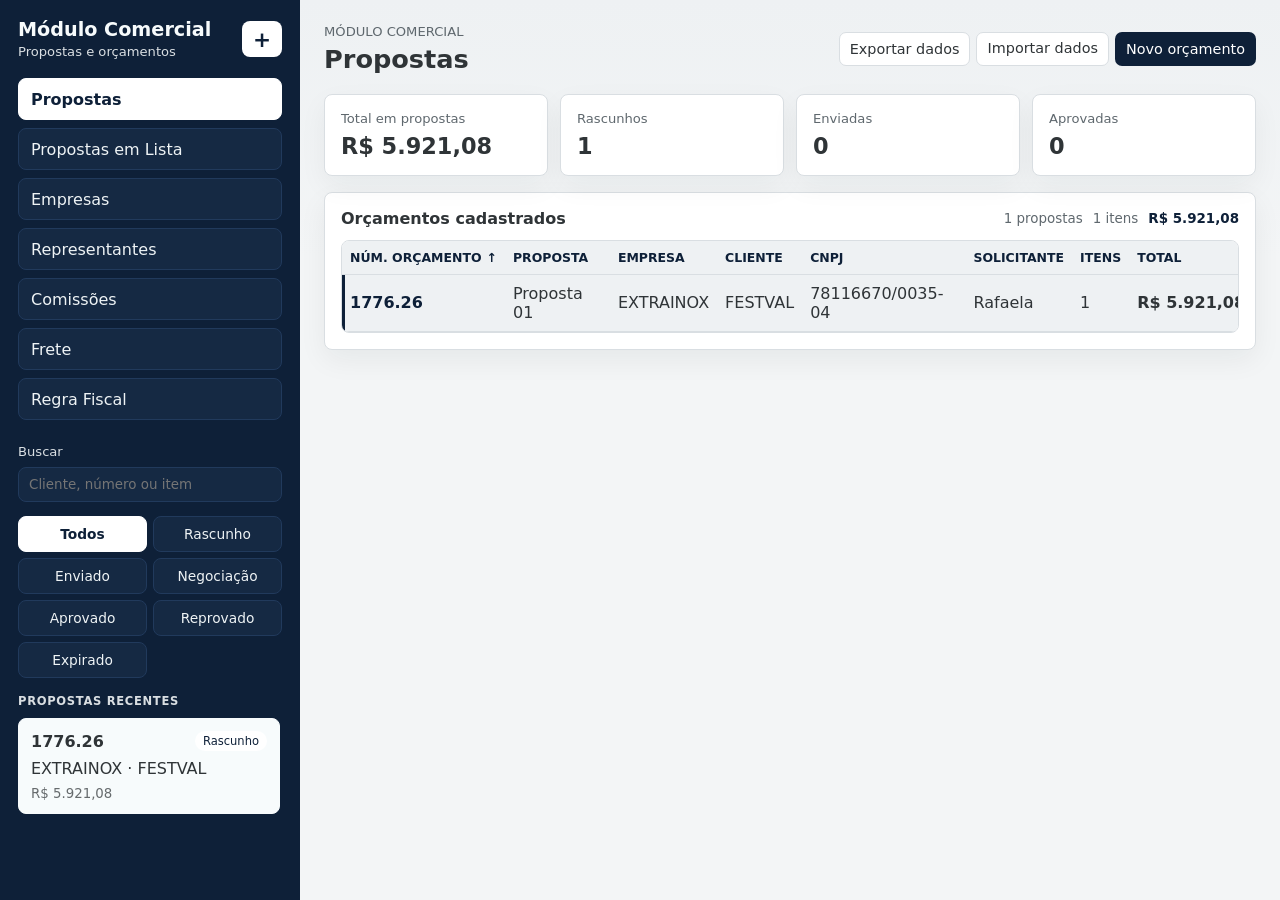
<file: index.html>
﻿<!doctype html>
<html lang="pt-BR">
  <head>
    <meta charset="utf-8" />
    <meta name="viewport" content="width=device-width, initial-scale=1" />
    <title>Orçamentos | Protótipo local</title>
    <link rel="stylesheet" href="./styles.css" />
  </head>
  <body>
    <div class="app-shell">
      <aside class="quote-nav" aria-label="Módulo Comercial">
        <div class="brand-row">
          <div>
            <strong>Módulo Comercial</strong>
            <span>Propostas e orçamentos</span>
          </div>
          <button class="icon-button" id="newQuoteButton" type="button" title="Novo orçamento" aria-label="Novo orçamento">+</button>
        </div>

        <nav class="module-nav" aria-label="Navegação do módulo comercial">
          <button class="module-button is-active" type="button" data-screen="propostas">Propostas</button>
          <button class="module-button" type="button" data-screen="lista">Propostas em Lista</button>
          <button class="module-button" type="button" data-screen="empresas">Empresas</button>
          <button class="module-button" type="button" data-screen="representantes">Representantes</button>
          <button class="module-button" type="button" data-screen="comissoes">Comissões</button>
          <button class="module-button" type="button" data-screen="frete">Frete</button>
          <button class="module-button" type="button" data-screen="fiscal">Regra Fiscal</button>
        </nav>

        <label class="search-box">
          <span>Buscar</span>
          <input id="searchInput" type="search" placeholder="Cliente, número ou item" autocomplete="off" />
        </label>

        <div class="status-tabs" role="tablist" aria-label="Filtro por status">
          <button class="status-tab is-active" type="button" data-filter="todos">Todos</button>
          <button class="status-tab" type="button" data-filter="rascunho">Rascunho</button>
          <button class="status-tab" type="button" data-filter="enviado">Enviado</button>
          <button class="status-tab" type="button" data-filter="negociacao">Negociação</button>
          <button class="status-tab" type="button" data-filter="aprovado">Aprovado</button>
          <button class="status-tab" type="button" data-filter="reprovado">Reprovado</button>
          <button class="status-tab" type="button" data-filter="expirado">Expirado</button>
        </div>

        <div class="nav-section-title">Propostas recentes</div>
        <div class="quote-list" id="quoteList" aria-live="polite"></div>
      </aside>

      <main class="workspace">
        <section class="screen" id="proposalScreen">
          <div id="proposalOverview">
            <header class="topbar">
              <div>
                <p class="eyebrow">Módulo Comercial</p>
                <h1>Propostas</h1>
              </div>
              <div class="topbar-actions">
                <button class="ghost-button" id="exportBackupButton" type="button">Exportar dados</button>
                <label class="ghost-button file-button">
                  Importar dados
                  <input id="importBackupInput" type="file" accept="application/json" />
                </label>
                <button class="primary-button" id="newQuoteOverviewButton" type="button">Novo orçamento</button>
              </div>
            </header>

            <section class="stat-grid" aria-label="Resumo das propostas">
              <article class="stat-card">
                <span>Total em propostas</span>
                <strong id="overviewTotalValue">R$ 0,00</strong>
              </article>
              <article class="stat-card">
                <span>Rascunhos</span>
                <strong id="overviewDraftCount">0</strong>
              </article>
              <article class="stat-card">
                <span>Enviadas</span>
                <strong id="overviewSentCount">0</strong>
              </article>
              <article class="stat-card">
                <span>Aprovadas</span>
                <strong id="overviewApprovedCount">0</strong>
              </article>
            </section>

            <section class="panel list-panel" aria-label="Orçamentos cadastrados">
              <div class="section-heading">
                <h2>Orçamentos cadastrados</h2>
                <div class="list-metrics">
                  <span id="overviewProposalCount">0 propostas</span>
                  <span id="overviewItemCount">0 itens</span>
                  <strong id="overviewGrandTotal">R$ 0,00</strong>
                </div>
              </div>

              <div class="table-wrap">
                <table class="overview-table">
                  <thead>
                    <tr>
                      <th><button class="table-sort-button" id="sortOverviewNumberButton" type="button">Núm. orçamento <span id="sortOverviewNumberIcon">↕</span></button></th>
                      <th>Proposta</th>
                      <th>Empresa</th>
                      <th>Cliente</th>
                      <th>CNPJ</th>
                      <th>Solicitante</th>
                      <th>Itens</th>
                      <th>Total</th>
                      <th>Status</th>
                      <th>Última alteração</th>
                    </tr>
                  </thead>
                  <tbody id="proposalOverviewBody"></tbody>
                </table>
              </div>
            </section>
          </div>

          <div id="proposalEditor" class="is-hidden">
        <header class="topbar">
          <div>
            <p class="eyebrow">Baseado na planilha atual</p>
            <h1 id="quoteTitle">Novo orçamento</h1>
          </div>
          <div class="topbar-actions">
            <button class="ghost-button" id="backToProposalsButton" type="button">Voltar</button>
            <button class="ghost-button" id="duplicateButton" type="button">Duplicar</button>
            <button class="ghost-button danger-text" id="deleteButton" type="button">Excluir</button>
            <button class="ghost-button" id="exportButton" type="button">Exportar JSON</button>
            <label class="ghost-button file-button">
              Importar JSON
              <input id="importInput" type="file" accept="application/json" />
            </label>
            <button class="secondary-button" id="saveQuoteButton" type="button">Salvar</button>
            <button class="ghost-button" id="previewPdfButton" type="button">Prévia PDF</button>
            <button class="primary-button" id="printButton" type="button">Baixar PDF da prévia</button>
          </div>
        </header>

        <section class="edit-grid" aria-label="Editor de orçamento">
          <form class="details-stack" id="quoteForm">
            <section class="panel details-panel">
              <div class="section-heading">
                <h2>Identificação</h2>
                <div class="save-state" id="saveState">Salvo localmente</div>
              </div>
              <div class="compact-form-grid">
                <label>
                  Núm. orçamento
                  <input name="number" type="text" required />
                </label>
                <label>
                  Empresa
                  <select name="company"></select>
                </label>
                <label>
                  Status
                  <select name="status">
                    <option value="rascunho">Rascunho</option>
                    <option value="enviado">Enviada ao cliente</option>
                    <option value="negociacao">Em negociação</option>
                    <option value="aprovado">Aprovado</option>
                    <option value="reprovado">Reprovado</option>
                    <option value="cancelado">Cancelado</option>
                    <option value="expirado">Expirado</option>
                  </select>
                </label>
                <label>
                  Proposta
                  <input name="revision" type="text" placeholder="Proposta 01" readonly />
                </label>
                <label>
                  Incluído por
                  <input name="includedBy" type="text" />
                </label>
                <label>
                  Tem representante?
                  <select name="hasRepresentative">
                    <option value="nao">Não</option>
                    <option value="sim">Sim</option>
                  </select>
                </label>
                <label id="representativeField" class="span-2 is-hidden">
                  Representante
                  <select name="representativeId"></select>
                </label>
              </div>
            </section>

            <section class="panel details-panel">
              <div class="section-heading">
                <h2>Cliente</h2>
                <div class="lookup-actions">
                  <span class="lookup-status" id="cnpjLookupStatus" aria-live="polite"></span>
                </div>
              </div>
              <div class="compact-form-grid">
                <label class="span-2">
                  Nome fantasia
                  <input name="client" type="text" placeholder="Nome do cliente" required />
                </label>
                <label class="span-2">
                  Razão social
                  <input name="legalName" type="text" />
                </label>
                <label>
                  CNPJ
                  <span class="lookup-input">
                    <input name="cnpj" type="text" />
                    <button class="icon-button lookup-icon-button" id="lookupCnpjButton" type="button" title="Buscar CNPJ" aria-label="Buscar CNPJ">🔍</button>
                  </span>
                </label>
                <label>
                  Solicitante
                  <input name="requester" type="text" />
                </label>
                <label>
                  Fone
                  <input name="phone" type="text" />
                </label>
                <label>
                  E-mail
                  <input name="email" type="email" />
                </label>
              </div>
            </section>

            <section class="panel details-panel">
              <div class="section-heading">
                <h2>Endereço</h2>
              </div>
              <div class="address-line-grid">
                <label class="address-main">
                  Endereço
                  <input name="address" type="text" />
                </label>
                <label>
                  Número
                  <input name="addressNumber" type="text" />
                </label>
                <label>
                  Bairro
                  <input name="district" type="text" />
                </label>
                <label>
                  Cidade
                  <input name="city" type="text" />
                </label>
                <label>
                  UF
                  <input name="state" type="text" maxlength="2" placeholder="PR" />
                </label>
                <label>
                  CEP
                  <input name="zipCode" type="text" />
                </label>
              </div>
            </section>

            <section class="panel details-panel">
              <div class="section-heading">
                <h2>Propostas do orçamento</h2>
                <button class="secondary-button" id="createRevisionButton" type="button">Adicionar proposta</button>
              </div>
              <div class="revision-timeline" id="revisionTimeline" aria-live="polite"></div>
            </section>

            <section class="panel details-panel">
              <div class="section-heading">
                <div>
                  <h2 id="activeProposalTitle">Proposta 01</h2>
                  <p class="section-subtitle">Condições comerciais, itens e resumo</p>
                </div>
                <button class="secondary-button is-hidden" id="saleSimulationButton" type="button">Simulação de venda</button>
              </div>
              <div class="compact-form-grid proposal-terms-grid">
                <label>
                  Pagamento
                  <input name="paymentTerms" type="text" placeholder="30 dias" />
                </label>
                <label>
                  Recebimento
                  <select name="receiptMethod">
                    <option value="transferencia_pix">Transferência Bancária/Pix</option>
                    <option value="link_cielo">Link de Pagamento Cielo</option>
                    <option value="especie">Em espécie</option>
                    <option value="a_combinar">A combinar</option>
                  </select>
                </label>
                <label>
                  Conta
                  <select name="receiptAccountId"></select>
                </label>
                <label>
                  Entrega
                  <input name="deliveryTime" type="text" placeholder="30 dias" />
                </label>
                <label>
                  Validade
                  <input name="proposalValidity" type="text" placeholder="10 dias" />
                </label>
                <label>
                  Frete
                  <input name="freightType" type="text" placeholder="CIF / FOB" />
                </label>
              </div>
              <div class="selected-sale-simulation is-hidden" id="selectedSaleSimulationSummary"></div>
              <label class="full-label">
                Observações comerciais
                <textarea name="notes" rows="3" placeholder="Inclua garantias, escopo, exclusões ou premissas relevantes."></textarea>
              </label>
            </section>
          </form>

        </section>

        <section class="panel item-panel" id="itemsPanel" aria-label="Itens do orçamento">
          <div class="section-heading">
            <div>
              <h2>Itens</h2>
              <p class="section-subtitle" id="itemsSummary">Itens da proposta.</p>
            </div>
            <div class="panel-heading-actions">
              <button class="secondary-button" id="addItemButton" type="button">Adicionar item</button>
              <button class="ghost-button compact-button collapse-toggle-button" id="toggleItemsButton" type="button" title="Reduzir itens" aria-label="Reduzir itens" aria-expanded="true">↑</button>
            </div>
          </div>

          <div class="items-panel-content" id="itemsPanelContent">
            <div class="table-wrap">
            <table class="items-table">
              <thead>
                <tr>
                  <th>Código</th>
                  <th>Descrição</th>
                  <th>Adc.</th>
                  <th>Qtd.</th>
                  <th>NCM</th>
                  <th>Preço líquido</th>
                  <th>BC ICMS</th>
                  <th>ICMS %</th>
                  <th>IPI %</th>
                  <th>Valor un.</th>
                  <th>Total</th>
                  <th></th>
                </tr>
              </thead>
              <tbody id="itemsBody"></tbody>
            </table>
            </div>
          </div>
        </section>

        <section class="panel proposal-attachments-panel" id="proposalAttachmentsPanel">
          <div class="attachment-panel-header">
            <div>
              <h3>Anexos da proposta</h3>
              <p id="proposalAttachmentsSummary">Catálogos, fichas técnicas e materiais complementares.</p>
            </div>
            <div class="attachment-panel-actions">
              <label class="secondary-button file-button">
                Anexar arquivo
                <input id="proposalAttachmentInput" type="file" accept=".pdf,image/*" multiple />
              </label>
              <button class="ghost-button compact-button collapse-toggle-button" id="toggleProposalAttachmentsButton" type="button" title="Expandir anexos" aria-label="Expandir anexos" aria-expanded="false">↓</button>
            </div>
          </div>
          <div class="proposal-attachments-content" id="proposalAttachmentsContent">
            <div class="proposal-attachments-list" id="proposalAttachmentsList"></div>
          </div>
        </section>

        <div class="modal-backdrop is-hidden" id="itemDescriptionModal" role="dialog" aria-modal="true" aria-labelledby="itemDescriptionTitle">
          <section class="modal-panel description-modal">
            <header class="modal-header">
              <div>
                <p class="eyebrow">Item da proposta</p>
                <h2 id="itemDescriptionTitle">Descrição comercial</h2>
              </div>
              <button class="icon-button" id="closeItemDescriptionButton" type="button" title="Fechar" aria-label="Fechar">x</button>
            </header>
            <div class="description-editor-grid">
              <label>
                Descrição resumida / sistêmica
                <input id="itemDescriptionSummary" type="text" />
              </label>
              <label>
                Descrição comercial completa
                <textarea id="itemCommercialDescription" rows="10"></textarea>
              </label>
            </div>
            <footer class="modal-actions">
              <button class="ghost-button" id="cancelItemDescriptionButton" type="button">Cancelar</button>
              <button class="primary-button" id="saveItemDescriptionButton" type="button">Salvar descrição</button>
            </footer>
          </section>
        </div>

        <div class="modal-backdrop is-hidden" id="pdfResultModal" role="dialog" aria-modal="true" aria-labelledby="pdfResultTitle">
          <section class="modal-panel pdf-result-modal">
            <header class="modal-header">
              <div>
                <p class="eyebrow">Arquivo gerado</p>
                <h2 id="pdfResultTitle">PDF da proposta</h2>
              </div>
              <button class="icon-button" id="closePdfResultButton" type="button" title="Fechar" aria-label="Fechar">x</button>
            </header>
            <p class="pdf-result-filename" id="pdfResultFilename"></p>
            <footer class="modal-actions">
              <a class="ghost-button" id="pdfResultOpenButton" href="#" target="_blank" rel="noopener">Abrir PDF</a>
              <a class="primary-button" id="pdfResultDownloadButton" href="#" download>Baixar PDF</a>
            </footer>
          </section>
        </div>

        <section class="panel freight-simulator-panel is-collapsed" id="freightSimulatorPanel" aria-label="Simulador de frete">
          <div class="section-heading">
            <div>
              <h2>Simulador custo frete</h2>
              <p class="section-subtitle">Cálculo de frete, seguro e tributos para aplicar na proposta.</p>
            </div>
            <button class="icon-button collapse-toggle-button" id="toggleFreightSimulatorButton" type="button" title="Expandir simulador de frete" aria-label="Expandir simulador de frete" aria-expanded="false">↓</button>
          </div>

          <div class="freight-simulator-content" id="freightSimulatorContent">
            <div class="topbar-actions freight-simulator-actions">
              <button class="ghost-button" id="useSelectedQuoteFreightButton" type="button">Usar proposta atual</button>
              <button class="primary-button" id="applyFreightToQuoteButton" type="button">Aplicar na proposta</button>
            </div>

            <div class="freight-simulator-grid">
              <label>
                Valor da NF
                <input data-freight-sim-field="invoiceValue" type="text" inputmode="decimal" />
              </label>
              <label>
                Frete base
                <input data-freight-sim-field="baseFreight" type="text" inputmode="decimal" />
              </label>
              <label>
                UF destino
                <input data-freight-sim-field="destinationUf" type="text" maxlength="2" />
              </label>
              <label>
                Seguro %
                <input data-freight-sim-field="insuranceRate" type="text" inputmode="decimal" />
              </label>
              <label>
                Tarifa %
                <input data-freight-sim-field="operationalRate" type="text" inputmode="decimal" />
              </label>
              <label>
                Tipo
                <select data-freight-sim-field="type">
                  <option value="CIF">CIF</option>
                  <option value="FOB">FOB</option>
                  <option value="RETIRADA">Retirada</option>
                  <option value="A COMBINAR">A combinar</option>
                </select>
              </label>
            </div>

            <div class="freight-result-grid">
              <div class="summary-card">
                <span>TX seguradora</span>
                <strong id="freightInsuranceValue">R$ 0,00</strong>
              </div>
              <div class="summary-card">
                <span id="freightIcmsLabel">ICMS</span>
                <strong id="freightIcmsValue">R$ 0,00</strong>
              </div>
              <div class="summary-card">
                <span>Tarifa operacional</span>
                <strong id="freightOperationalValue">R$ 0,00</strong>
              </div>
              <div class="summary-card">
                <span>Total tributos</span>
                <strong id="freightTaxesValue">R$ 0,00</strong>
              </div>
              <div class="summary-card">
                <span>Total tx + tributos</span>
                <strong id="freightSurchargesValue">R$ 0,00</strong>
              </div>
              <div class="summary-card is-total">
                <span>Valor total do frete</span>
                <strong id="freightGrandValue">R$ 0,00</strong>
              </div>
              <div class="summary-card">
                <span>% do pedido</span>
                <strong id="freightOrderPercent">0%</strong>
              </div>
            </div>
          </div>
        </section>

        <section class="panel summary-panel summary-panel-bottom" aria-label="Resumo financeiro">
          <div class="section-heading">
            <h2>Resumo do orçamento</h2>
            <div class="summary-heading-actions">
              <span class="quote-pill" id="statusPill">Rascunho</span>
            </div>
          </div>

          <div class="summary-card-grid">
            <div class="summary-card">
              <span>Preço líquido</span>
              <strong id="liquidTotal">R$ 0,00</strong>
            </div>
            <div class="summary-card">
              <span>ICMS total</span>
              <strong id="icmsTotal">R$ 0,00</strong>
            </div>
            <div class="summary-card">
              <span>IPI total</span>
              <strong id="ipiTotal">R$ 0,00</strong>
            </div>
            <div class="summary-card">
              <span>PIS/COFINS total</span>
              <strong id="pisCofinsTotal">R$ 0,00</strong>
            </div>
            <div class="summary-card is-total">
              <span>Total proposto</span>
              <strong id="grandTotal">R$ 0,00</strong>
            </div>
          </div>

          <div class="summary-adjustments">
            <span><strong id="itemCount">0</strong> itens</span>
            <span>Frete / despesas: <strong id="freightTotal">R$ 0,00</strong></span>
            <label>
              Ajustar frete
              <input name="freight" form="quoteForm" type="number" min="0" step="0.01" />
            </label>
          </div>
        </section>
          </div>
        </section>

        <section class="screen is-hidden" id="proposalListScreen">
          <header class="topbar">
            <div>
              <p class="eyebrow">Módulo Comercial</p>
              <h1>Propostas em Lista</h1>
            </div>
            <div class="topbar-actions">
              <button class="ghost-button" id="openSelectedProposalButton" type="button">Abrir proposta selecionada</button>
              <button class="primary-button" id="newQuoteListButton" type="button">Novo orçamento</button>
            </div>
          </header>

          <section class="panel list-panel" aria-label="Todas as propostas em lista">
            <div class="section-heading">
              <h2>Espelho da planilha</h2>
              <div class="list-metrics">
                <span id="listProposalCount">0 propostas</span>
                <span id="listItemCount">0 itens</span>
                <strong id="listGrandTotal">R$ 0,00</strong>
              </div>
            </div>

            <div class="table-wrap">
              <table class="proposal-list-table">
                <thead>
                  <tr>
                    <th>Empresa</th>
                    <th>Núm. orçamento</th>
                    <th>Nome fantasia</th>
                    <th>CNPJ</th>
                    <th>Código</th>
                    <th>Produto</th>
                    <th>QTD</th>
                    <th>NCM</th>
                    <th>UF</th>
                    <th>Preço Net</th>
                    <th>Preço líquido</th>
                    <th>% BC ICMS</th>
                    <th>% ICMS</th>
                    <th>% IPI</th>
                    <th>Coeficiente</th>
                    <th>Prod. c/ ICMS</th>
                    <th>ICMS R$</th>
                    <th>Base IPI</th>
                    <th>IPI R$</th>
                    <th>Base ICMS</th>
                    <th>Valor unit. total</th>
                    <th>ICMS total</th>
                    <th>IPI total</th>
                    <th>Valor total</th>
                    <th>Razão social</th>
                    <th>Endereço</th>
                    <th>N°</th>
                    <th>Bairro</th>
                    <th>Cidade</th>
                    <th>UF II</th>
                    <th>CEP</th>
                    <th>Fone</th>
                    <th>E-mail</th>
                    <th>Solicitante</th>
                    <th>Pagamento</th>
                    <th>Entrega</th>
                    <th>Validade</th>
                    <th>Frete</th>
                    <th>Incluído por</th>
                  </tr>
                </thead>
                <tbody id="proposalRowsBody"></tbody>
              </table>
            </div>
          </section>
        </section>

        <section class="screen is-hidden" id="companiesScreen">
          <header class="topbar">
            <div>
              <p class="eyebrow">Base comercial</p>
              <h1>Empresas</h1>
            </div>
            <div class="topbar-actions">
              <button class="primary-button" id="addCompanyButton" type="button">Nova empresa</button>
            </div>
          </header>

          <section class="stat-grid company-stat-grid" aria-label="Resumo das empresas">
            <article class="stat-card">
              <span>Empresas cadastradas</span>
              <strong id="companyCount">0</strong>
            </article>
            <article class="stat-card">
              <span>Regimes tributários</span>
              <strong id="companyRegimeCount">0</strong>
            </article>
            <article class="stat-card">
              <span>Com dados bancários</span>
              <strong id="companyBankCount">0</strong>
            </article>
            <article class="stat-card">
              <span>Empresa padrão</span>
              <strong id="defaultCompanyName">-</strong>
            </article>
          </section>

          <section class="panel list-panel companies-panel" aria-label="Cadastro de empresas">
            <div class="section-heading">
              <h2>Dados cadastrais e bancários</h2>
              <div class="save-state" id="companySaveState">Salvo localmente</div>
            </div>

            <div class="table-wrap company-table-wrap">
              <table class="companies-table">
                <thead>
                  <tr>
                    <th>Código</th>
                    <th>Logo</th>
                    <th>Nome</th>
                    <th>Regime</th>
                    <th>CNPJ</th>
                    <th>IE</th>
                    <th>Endereço</th>
                    <th>Nº</th>
                    <th>Bairro</th>
                    <th>Cidade</th>
                    <th>UF</th>
                    <th>CEP</th>
                    <th>Telefone</th>
                    <th>E-mail</th>
                    <th>Banco</th>
                    <th>Agência</th>
                    <th>Conta</th>
                    <th>PIX</th>
                    <th></th>
                  </tr>
                </thead>
                <tbody id="companiesBody"></tbody>
              </table>
            </div>
          </section>
        </section>

        <section class="screen is-hidden" id="representativesScreen">
          <header class="topbar">
            <div>
              <p class="eyebrow">Base comercial</p>
              <h1>Representantes</h1>
            </div>
            <div class="topbar-actions">
              <button class="primary-button" id="addRepresentativeButton" type="button">Novo representante</button>
            </div>
          </header>

          <section class="stat-grid representative-stat-grid" aria-label="Resumo dos representantes">
            <article class="stat-card">
              <span>Representantes</span>
              <strong id="representativeCount">0</strong>
            </article>
            <article class="stat-card">
              <span>Comissão média</span>
              <strong id="averageCommissionRate">0%</strong>
            </article>
            <article class="stat-card">
              <span>Com dados bancários</span>
              <strong id="representativeBankCount">0</strong>
            </article>
            <article class="stat-card">
              <span>Clientes vinculados</span>
              <strong id="representedClientCount">0</strong>
            </article>
          </section>

          <section class="panel list-panel representatives-panel" aria-label="Cadastro de representantes">
            <div class="section-heading">
              <h2>Dados básicos, comissão e pagamento</h2>
              <div class="save-state" id="representativeSaveState">Salvo localmente</div>
            </div>

            <div class="table-wrap representative-table-wrap">
              <table class="representatives-table">
                <thead>
                  <tr>
                    <th>Nome</th>
                    <th>CNPJ/CPF</th>
                    <th>Telefone</th>
                    <th>E-mail</th>
                    <th>Clientes representados</th>
                    <th>Comissão %</th>
                    <th>Banco</th>
                    <th>Agência</th>
                    <th>Conta</th>
                    <th>PIX</th>
                    <th></th>
                  </tr>
                </thead>
                <tbody id="representativesBody"></tbody>
              </table>
            </div>
          </section>
        </section>

        <section class="screen is-hidden" id="commissionsScreen">
          <header class="topbar">
            <div>
              <p class="eyebrow">Relatórios comerciais</p>
              <h1>Comissões</h1>
            </div>
            <div class="topbar-actions">
              <button class="primary-button" id="addManualCommissionButton" type="button">Lançar comissão</button>
              <select id="commissionStatusFilter" aria-label="Filtro de comissões">
                <option value="todos">Todas</option>
                <option value="a_pagar">A pagar</option>
                <option value="pago">Pagas</option>
              </select>
            </div>
          </header>

          <section class="stat-grid commission-stat-grid" aria-label="Resumo de comissões">
            <article class="stat-card">
              <span>A pagar</span>
              <strong id="commissionPendingTotal">R$ 0,00</strong>
            </article>
            <article class="stat-card">
              <span>Pagas</span>
              <strong id="commissionPaidTotal">R$ 0,00</strong>
            </article>
            <article class="stat-card">
              <span>Itens a pagar</span>
              <strong id="commissionPendingCount">0</strong>
            </article>
            <article class="stat-card">
              <span>Itens pagos</span>
              <strong id="commissionPaidCount">0</strong>
            </article>
          </section>

          <section class="panel list-panel commissions-panel" aria-label="Relatório de comissões">
            <div class="section-heading">
              <h2>Comissões automáticas e manuais</h2>
              <div class="save-state" id="commissionSaveState">Salvo localmente</div>
            </div>

            <div class="table-wrap commission-table-wrap">
              <table class="commissions-table">
                <thead>
                  <tr>
                    <th>Proposta</th>
                    <th>Cliente</th>
                    <th>Representante</th>
                    <th>Total proposta</th>
                    <th>Comissão %</th>
                    <th>Valor comissão</th>
                    <th>Status</th>
                    <th>Data pagamento</th>
                    <th>Observações</th>
                    <th></th>
                  </tr>
                </thead>
                <tbody id="commissionsBody"></tbody>
              </table>
            </div>
          </section>
        </section>

        <section class="screen is-hidden" id="freightScreen">
          <header class="topbar">
            <div>
              <p class="eyebrow">Base comercial</p>
              <h1>Regra de Frete</h1>
            </div>
            <div class="topbar-actions">
              <button class="primary-button" id="addFreightButton" type="button">Nova regra</button>
            </div>
          </header>

          <section class="stat-grid freight-stat-grid" aria-label="Resumo de fretes">
            <article class="stat-card">
              <span>Regras cadastradas</span>
              <strong id="freightRuleCount">0</strong>
            </article>
            <article class="stat-card">
              <span>Com transportadora</span>
              <strong id="freightCarrierCount">0</strong>
            </article>
            <article class="stat-card">
              <span>Menor prazo</span>
              <strong id="freightMinDeadline">-</strong>
            </article>
            <article class="stat-card">
              <span>Maior prazo</span>
              <strong id="freightMaxDeadline">-</strong>
            </article>
          </section>

          <section class="panel list-panel freight-panel" aria-label="Regras de frete">
            <div class="section-heading">
              <h2>Base de regras</h2>
              <div class="save-state" id="freightSaveState">Salvo localmente</div>
            </div>

            <div class="table-wrap freight-table-wrap">
              <table class="freight-table">
                <thead>
                  <tr>
                    <th>Nome</th>
                    <th>Tipo</th>
                    <th>Transportadora</th>
                    <th>UF origem</th>
                    <th>UF destino</th>
                    <th>Prazo</th>
                    <th>Valor mínimo</th>
                    <th>% frete</th>
                    <th>Observações</th>
                    <th></th>
                  </tr>
                </thead>
                <tbody id="freightBody"></tbody>
              </table>
            </div>
          </section>
        </section>

        <section class="screen is-hidden" id="taxRulesScreen">
          <header class="topbar">
            <div>
              <p class="eyebrow">Módulo Comercial</p>
              <h1>Regra Fiscal</h1>
            </div>
            <div class="topbar-actions">
              <button class="ghost-button" id="exportTaxRulesButton" type="button">Exportar regras</button>
              <label class="ghost-button file-button">
                Importar regras
                <input id="importTaxRulesInput" type="file" accept="application/json,.js" />
              </label>
              <button class="ghost-button" id="resetTaxRulesButton" type="button">Restaurar padrão</button>
              <button class="primary-button" id="addTaxRuleButton" type="button">Nova regra</button>
            </div>
          </header>

          <section class="stat-grid tax-stat-grid" aria-label="Resumo fiscal">
            <article class="stat-card">
              <span>Regras ativas</span>
              <strong id="taxRuleCount">0</strong>
            </article>
            <article class="stat-card">
              <span>Empresas</span>
              <strong id="taxCompanyCount">0</strong>
            </article>
            <article class="stat-card">
              <span>UFs</span>
              <strong id="taxUfCount">0</strong>
            </article>
            <article class="stat-card">
              <span>NCMs</span>
              <strong id="taxNcmCount">0</strong>
            </article>
          </section>

          <section class="panel list-panel tax-rules-panel" aria-label="Tabela de regra fiscal">
            <div class="section-heading">
              <h2>Tabela de impostos</h2>
              <div class="save-state" id="taxSaveState">Salvo localmente</div>
            </div>

            <div class="tax-toolbar">
              <label>
                Empresa
                <select id="taxCompanyFilter"></select>
              </label>
              <label>
                UF
                <select id="taxUfFilter"></select>
              </label>
              <label class="span-2">
                Buscar
                <input id="taxRuleSearch" type="search" placeholder="NCM, grupo, empresa ou UF" autocomplete="off" />
              </label>
            </div>

            <div class="table-wrap tax-table-wrap">
              <table class="tax-rules-table">
                <thead>
                  <tr>
                    <th>Empresa</th>
                    <th>UF</th>
                    <th>NCM</th>
                    <th>Grupo fiscal</th>
                    <th>BC ICMS %</th>
                    <th>ICMS %</th>
                    <th>IPI %</th>
                    <th>PIS/COFINS %</th>
                    <th></th>
                  </tr>
                </thead>
                <tbody id="taxRulesBody"></tbody>
              </table>
            </div>
          </section>
        </section>

        <section class="screen is-hidden" id="pdfPreviewScreen">
          <header class="topbar">
            <div>
              <p class="eyebrow">Prévia da proposta</p>
              <h1>Modelo PDF</h1>
            </div>
            <div class="topbar-actions">
              <label class="pdf-orientation-control">
                Formato
                <select id="pdfOrientationSelect">
                  <option value="landscape">Horizontal</option>
                  <option value="portrait">Vertical</option>
                </select>
              </label>
              <button class="ghost-button" id="backFromPdfPreviewButton" type="button">Voltar para proposta</button>
              <button class="primary-button" id="printPreviewButton" type="button">Baixar PDF da prévia</button>
            </div>
          </header>

          <section class="pdf-preview-shell" aria-label="Prévia do PDF">
            <div class="pdf-preview-body" id="pdfPreviewBody"></div>
          </section>
        </section>
      </main>
    </div>

    <article class="print-proposal" id="printProposal" aria-label="Proposta para PDF"></article>

    <template id="quoteItemTemplate">
      <button class="quote-card" type="button">
        <span class="quote-card-top">
          <strong data-role="number"></strong>
          <em data-role="status"></em>
        </span>
        <span data-role="client"></span>
        <small data-role="total"></small>
      </button>
    </template>

    <template id="lineItemTemplate">
      <tr>
        <td><input data-field="code" type="text" placeholder="1634.1" /></td>
        <td><input data-field="description" type="text" placeholder="Resumo interno" /></td>
        <td><button class="icon-button description-button" data-role="edit-description" type="button" title="Adicionar descrição comercial" aria-label="Adicionar descrição comercial">+</button></td>
        <td><input data-field="quantity" class="quantity-input" type="number" min="0" step="0.01" /></td>
        <td class="ncm-suggest-cell">
          <input data-field="ncm" class="ncm-input" type="text" placeholder="9403.20.90" autocomplete="off" />
          <div class="ncm-suggestion-menu is-hidden" data-role="ncm-suggestions"></div>
        </td>
        <td><input data-field="liquidPrice" class="price-input" type="text" inputmode="decimal" /></td>
        <td><input data-field="icmsBase" class="tax-input tax-input-base" type="number" min="0" step="0.0001" /></td>
        <td><input data-field="icms" class="tax-input" type="number" min="0" step="0.01" /></td>
        <td><input data-field="ipi" class="tax-input tax-input-small" type="number" min="0" step="0.01" /></td>
        <td class="money-cell" data-role="unitTotal">R$ 0,00</td>
        <td class="money-cell" data-role="lineTotal">R$ 0,00</td>
        <td><button class="icon-button danger" data-role="remove" type="button" title="Remover item" aria-label="Remover item">x</button></td>
      </tr>
    </template>

    <template id="taxRuleTemplate">
      <tr>
        <td><input data-tax-field="company" type="text" /></td>
        <td><input data-tax-field="uf" type="text" maxlength="2" /></td>
        <td><input data-tax-field="ncm" type="text" placeholder="9403.20.90" list="ncmOptions" /></td>
        <td><input data-tax-field="description" type="text" /></td>
        <td><input data-tax-field="icmsBase" type="number" min="0" step="0.0001" /></td>
        <td><input data-tax-field="icms" type="number" min="0" step="0.0001" /></td>
        <td><input data-tax-field="ipi" type="number" min="0" step="0.0001" /></td>
        <td><input data-tax-field="pisCofins" type="number" min="0" step="0.0001" /></td>
        <td><button class="icon-button danger" data-role="remove-tax-rule" type="button" title="Remover regra" aria-label="Remover regra">x</button></td>
      </tr>
    </template>

    <template id="companyTemplate">
      <tr>
        <td><span class="table-text company-code-text" data-company-value="code"></span></td>
        <td>
          <div class="company-logo-cell">
            <div class="company-logo-preview" data-role="company-logo-preview"></div>
          </div>
        </td>
        <td><button class="company-name-link" data-role="open-company" type="button"></button></td>
        <td><span class="table-text" data-company-value="taxRegime"></span></td>
        <td><span class="table-text" data-company-value="cnpj"></span></td>
        <td><span class="table-text" data-company-value="stateRegistration"></span></td>
        <td><span class="table-text" data-company-value="address"></span></td>
        <td><span class="table-text" data-company-value="addressNumber"></span></td>
        <td><span class="table-text" data-company-value="district"></span></td>
        <td><span class="table-text" data-company-value="city"></span></td>
        <td><span class="table-text" data-company-value="state"></span></td>
        <td><span class="table-text" data-company-value="zipCode"></span></td>
        <td><span class="table-text" data-company-value="phone"></span></td>
        <td><span class="table-text" data-company-value="email"></span></td>
        <td><span class="table-text" data-company-value="bankName"></span></td>
        <td><span class="table-text" data-company-value="bankAgency"></span></td>
        <td><span class="table-text" data-company-value="bankAccount"></span></td>
        <td><span class="table-text" data-company-value="pixKey"></span></td>
        <td>
          <div class="row-actions">
            <button class="icon-button danger" data-role="remove-company" type="button" title="Remover empresa" aria-label="Remover empresa">x</button>
          </div>
        </td>
      </tr>
    </template>

    <div class="modal-backdrop is-hidden" id="companyDetailsModal" role="dialog" aria-modal="true" aria-labelledby="companyDetailsTitle">
      <section class="modal-panel company-details-modal">
        <header class="modal-header">
          <div>
            <p class="eyebrow">Cadastro da empresa</p>
            <h2 id="companyDetailsTitle">Empresa</h2>
          </div>
          <button class="icon-button" id="closeCompanyDetailsButton" type="button" title="Fechar" aria-label="Fechar">x</button>
        </header>

        <section class="detail-subsection">
          <div class="company-logo-editor">
            <div class="company-logo-preview company-logo-preview-large" data-role="company-logo-preview"></div>
            <label class="ghost-button file-button company-logo-button">
              Alterar logo
              <input data-role="company-detail-logo-input" type="file" accept="image/*" />
            </label>
          </div>
        </section>

        <div class="compact-form-grid">
          <label>Código<input data-company-detail-field="code" type="text" maxlength="3" /></label>
          <label>Nome<input data-company-detail-field="name" type="text" /></label>
          <label>
            Regime
            <select data-company-detail-field="taxRegime">
              <option value="Lucro Presumido">Lucro Presumido</option>
              <option value="Simples Nacional">Simples Nacional</option>
              <option value="Lucro Real">Lucro Real</option>
            </select>
          </label>
          <label>CNPJ<input data-company-detail-field="cnpj" type="text" /></label>
          <label>IE<input data-company-detail-field="stateRegistration" type="text" /></label>
          <label class="span-2">Endereço<input data-company-detail-field="address" type="text" /></label>
          <label>Nº<input data-company-detail-field="addressNumber" type="text" /></label>
          <label>Bairro<input data-company-detail-field="district" type="text" /></label>
          <label>Cidade<input data-company-detail-field="city" type="text" /></label>
          <label>UF<input data-company-detail-field="state" type="text" maxlength="2" /></label>
          <label>CEP<input data-company-detail-field="zipCode" type="text" /></label>
          <label>Telefone<input data-company-detail-field="phone" type="text" /></label>
          <label>E-mail<input data-company-detail-field="email" type="email" /></label>
        </div>

        <section class="detail-subsection">
          <div class="section-heading">
            <h2>Contas bancárias</h2>
            <button class="secondary-button" id="addCompanyBankAccountButton" type="button">Adicionar conta</button>
          </div>
          <div class="table-wrap">
            <table class="bank-accounts-table">
              <thead>
                <tr>
                  <th>Principal</th>
                  <th>Logo</th>
                  <th>Descrição</th>
                  <th>Banco</th>
                  <th>Agência</th>
                  <th>Conta</th>
                  <th>PIX</th>
                  <th></th>
                </tr>
              </thead>
              <tbody id="companyBankAccountsBody"></tbody>
            </table>
          </div>
        </section>
        <section class="detail-subsection">
          <div class="section-heading">
            <div>
              <h2>Contas de pagamento</h2>
              <p class="section-subtitle">Base para links de pagamento e futura integração Cielo</p>
            </div>
            <button class="secondary-button" id="addCompanyPaymentAccountButton" type="button">Adicionar conta</button>
          </div>
          <div class="table-wrap">
            <table class="payment-accounts-table">
              <thead>
                <tr>
                  <th>Principal</th>
                  <th>Logo</th>
                  <th>Descrição</th>
                  <th>Ambiente</th>
                  <th>Estabelecimento</th>
                  <th>Nome na fatura</th>
                  <th>Taxas</th>
                  <th>Status</th>
                  <th></th>
                </tr>
              </thead>
              <tbody id="companyPaymentAccountsBody"></tbody>
            </table>
          </div>
        </section>
      </section>
    </div>

    <div class="modal-backdrop is-hidden" id="paymentRatesModal" role="dialog" aria-modal="true" aria-labelledby="paymentRatesTitle">
      <section class="modal-panel payment-rates-modal">
        <header class="modal-header">
          <div>
            <p class="eyebrow">Cielo</p>
            <h2 id="paymentRatesTitle">Taxas da conta de pagamento</h2>
          </div>
          <button class="icon-button" id="closePaymentRatesButton" type="button" title="Fechar" aria-label="Fechar">x</button>
        </header>
        <div class="table-wrap">
          <table class="payment-rates-table">
            <thead>
              <tr>
                <th>Tipo de pagamento</th>
                <th>Visa</th>
                <th>Mastercard</th>
                <th>Elo</th>
                <th></th>
              </tr>
            </thead>
            <tbody id="paymentRatesBody"></tbody>
          </table>
        </div>
        <footer class="modal-actions">
          <button class="secondary-button" id="addPaymentRateRowButton" type="button">Adicionar linha</button>
          <button class="primary-button" id="closePaymentRatesFooterButton" type="button">Concluir</button>
        </footer>
      </section>
    </div>

    <div class="modal-backdrop is-hidden" id="saleSimulationModal" role="dialog" aria-modal="true" aria-labelledby="saleSimulationTitle">
      <section class="modal-panel sale-simulation-modal">
        <header class="modal-header">
          <div>
            <p class="eyebrow">Cielo</p>
            <h2 id="saleSimulationTitle">Simule uma venda</h2>
            <p class="section-subtitle">Saiba quanto o estabelecimento irá receber.</p>
          </div>
          <button class="icon-button" id="closeSaleSimulationButton" type="button" title="Fechar" aria-label="Fechar">x</button>
        </header>

        <div class="sale-simulation-grid">
          <label>
            Valor da venda
            <input id="saleSimulationValue" type="text" inputmode="decimal" />
          </label>
          <label>
            Modalidade
            <select id="saleSimulationModality">
              <option value="Link de Pagamento">Link de Pagamento</option>
            </select>
          </label>
          <label>
            Bandeira do cartão
            <select id="saleSimulationBrand">
              <option value="visa">Visa</option>
              <option value="mastercard">Mastercard</option>
              <option value="elo">Elo</option>
            </select>
          </label>
          <label>
            Tipo de venda
            <select id="saleSimulationType"></select>
          </label>
        </div>

        <div class="sale-simulation-result" id="saleSimulationResult">
          <div class="sale-simulation-empty">
            <strong>Informe os dados e gere a simulação.</strong>
            <span>As taxas serão buscadas na conta Cielo selecionada nesta proposta.</span>
          </div>
        </div>

        <footer class="modal-actions">
          <button class="ghost-button" id="cancelSaleSimulationButton" type="button">Cancelar</button>
          <button class="primary-button" id="generateSaleSimulationButton" type="button">Gerar simulação</button>
          <button class="secondary-button" id="selectSaleSimulationButton" type="button" disabled>Selecionar para proposta</button>
        </footer>
      </section>
    </div>

    <template id="representativeTemplate">
      <tr>
        <td><input data-representative-field="name" type="text" /></td>
        <td><input data-representative-field="cnpj" type="text" /></td>
        <td><input data-representative-field="phone" type="text" /></td>
        <td><input data-representative-field="email" type="email" /></td>
        <td><input data-representative-field="representedClients" type="text" placeholder="Cliente A; Cliente B" /></td>
        <td><input data-representative-field="commissionRate" type="number" min="0" step="0.01" /></td>
        <td><input data-representative-field="bankName" type="text" /></td>
        <td><input data-representative-field="bankAgency" type="text" /></td>
        <td><input data-representative-field="bankAccount" type="text" /></td>
        <td><input data-representative-field="pixKey" type="text" /></td>
        <td><button class="icon-button danger" data-role="remove-representative" type="button" title="Remover representante" aria-label="Remover representante">x</button></td>
      </tr>
    </template>

    <template id="freightTemplate">
      <tr>
        <td><input data-freight-field="name" type="text" /></td>
        <td>
          <select data-freight-field="type">
            <option value="CIF">CIF</option>
            <option value="FOB">FOB</option>
            <option value="RETIRADA">Retirada</option>
            <option value="A COMBINAR">A combinar</option>
          </select>
        </td>
        <td><input data-freight-field="carrier" type="text" /></td>
        <td><input data-freight-field="originUf" type="text" maxlength="2" /></td>
        <td><input data-freight-field="destinationUf" type="text" maxlength="2" /></td>
        <td><input data-freight-field="deadline" type="text" placeholder="30 dias" /></td>
        <td><input data-freight-field="minimumValue" type="number" min="0" step="0.01" /></td>
        <td><input data-freight-field="rate" type="number" min="0" step="0.01" /></td>
        <td><input data-freight-field="notes" type="text" /></td>
        <td><button class="icon-button danger" data-role="remove-freight" type="button" title="Remover frete" aria-label="Remover frete">x</button></td>
      </tr>
    </template>

    <datalist id="ncmOptions"></datalist>

    <script src="./tax-rules.js"></script>
    <script src="./app.js"></script>
  </body>
</html>
</file>
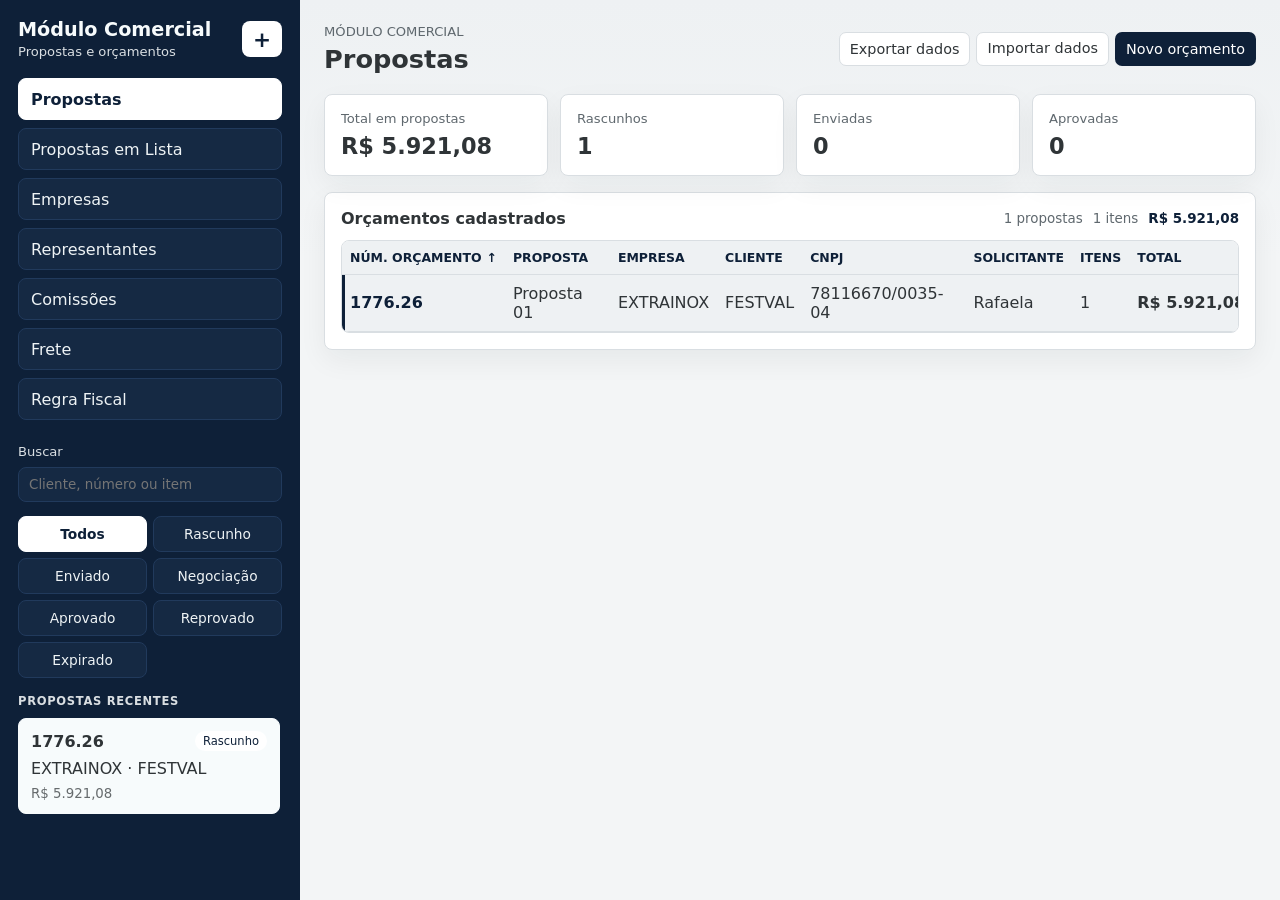
<file: orcamentos-app-local-atualizado.html>
﻿<!doctype html>
<html lang="pt-BR">
  <head>
    <meta charset="utf-8" />
    <meta name="viewport" content="width=device-width, initial-scale=1" />
    <title>Orçamentos | Protótipo local</title>
    <style>
:root {
  color-scheme: light;
  --ink: #2f3437;
  --muted: #5f686e;
  --line: #d9dee2;
  --panel: #ffffff;
  --surface: #f3f5f6;
  --surface-strong: #e5e8ea;
  --surface-soft: #fafbfc;
  --accent: #0e2038;
  --accent-strong: #0e2038;
  --warn: #5f686e;
  --danger: #2f3437;
  --blue: #0e2038;
  --steel: #8f9da4;
  --steel-light: #d9dee2;
  --warm: #e5e8ea;
  --shadow: 0 12px 36px rgba(23, 32, 38, 0.08);
  font-family:
    Inter, ui-sans-serif, system-ui, -apple-system, BlinkMacSystemFont, "Segoe UI",
    sans-serif;
}

* {
  box-sizing: border-box;
}

body {
  margin: 0;
  background: linear-gradient(180deg, #eef1f3 0, var(--surface) 260px);
  color: var(--ink);
}

button,
input,
select,
textarea {
  font: inherit;
}

button {
  cursor: pointer;
}

.app-shell {
  display: grid;
  grid-template-columns: 300px minmax(0, 1fr);
  min-height: 100vh;
}

.quote-nav {
  background: #0e2038;
  color: #f7fbfc;
  display: flex;
  flex-direction: column;
  height: 100vh;
  min-width: 0;
  padding: 18px;
  position: sticky;
  top: 0;
}

.brand-row,
.topbar,
.section-heading,
.quote-card-top,
.topbar-actions,
.item-actions,
.view-switch,
.list-metrics {
  display: flex;
  align-items: center;
}

.brand-row {
  justify-content: space-between;
  gap: 14px;
}

.brand-row strong {
  display: block;
  font-size: 1.2rem;
}

.brand-row span,
.eyebrow,
.search-box span {
  color: var(--muted);
  font-size: 0.82rem;
}

.quote-nav .brand-row span,
.quote-nav .search-box span {
  color: #d9dee2;
}

.icon-button {
  align-items: center;
  background: var(--surface-strong);
  border: 1px solid transparent;
  border-radius: 8px;
  color: var(--ink);
  display: inline-flex;
  height: 36px;
  justify-content: center;
  min-width: 36px;
  padding: 0 10px;
}

.quote-nav .icon-button {
  background: #ffffff;
  color: #0e2038;
  font-size: 1.35rem;
  font-weight: 700;
}

.module-nav {
  display: grid;
  gap: 8px;
  margin-top: 18px;
}

.module-button {
  background: #152943;
  border: 1px solid #213a5c;
  border-radius: 8px;
  color: #eef3f5;
  min-height: 42px;
  padding: 10px 12px;
  text-align: left;
}

.module-button.is-active {
  background: #ffffff;
  border-color: #ffffff;
  color: #0e2038;
  font-weight: 700;
}

.search-box {
  display: grid;
  gap: 8px;
  margin: 24px 0 14px;
}

.search-box input,
input,
select,
textarea {
  background: #fff;
  border: 1px solid var(--line);
  border-radius: 8px;
  color: var(--ink);
  min-width: 0;
  outline: none;
  padding: 9px 10px;
  width: 100%;
}

.search-box input {
  background: #152943;
  border-color: #213a5c;
  color: #f7fbfc;
}

input:focus,
select:focus,
textarea:focus,
.status-tab:focus,
button:focus {
  border-color: var(--accent);
  box-shadow: 0 0 0 3px rgba(33, 58, 92, 0.18);
}

.status-tabs {
  display: grid;
  gap: 6px;
  grid-template-columns: repeat(2, minmax(0, 1fr));
  margin-bottom: 16px;
}

.status-tab {
  background: #152943;
  border: 1px solid #213a5c;
  border-radius: 8px;
  color: #eef3f5;
  font-size: 0.86rem;
  min-height: 36px;
  padding-inline: 6px;
}

.status-tab.is-active {
  background: #ffffff;
  border-color: #ffffff;
  color: #0e2038;
  font-weight: 700;
}

.nav-section-title {
  color: #d9dee2;
  font-size: 0.72rem;
  font-weight: 700;
  letter-spacing: 0.06em;
  margin-bottom: 10px;
  text-transform: uppercase;
}

.quote-list {
  display: grid;
  gap: 8px;
  overflow: auto;
  padding-right: 2px;
}

.quote-card {
  background: #152943;
  border: 1px solid #213a5c;
  border-radius: 8px;
  color: #f7fbfc;
  display: grid;
  gap: 8px;
  padding: 12px;
  text-align: left;
}

.quote-card.is-active {
  background: #f7fbfc;
  border-color: #f7fbfc;
  color: var(--ink);
}

.quote-card:hover {
  border-color: #ffffff;
}

.quote-card-top {
  justify-content: space-between;
  gap: 10px;
}

.quote-card em {
  border-radius: 999px;
  color: #0e2038;
  background: #ffffff;
  font-size: 0.72rem;
  font-style: normal;
  padding: 3px 8px;
  white-space: nowrap;
}

.quote-card small {
  color: inherit;
  opacity: 0.72;
}

.workspace {
  min-width: 0;
  padding: 24px;
}

.topbar {
  align-items: center;
  justify-content: space-between;
  gap: 18px;
  margin-bottom: 20px;
}

.topbar > div:first-child {
  flex: 1;
  min-width: 0;
}

.eyebrow {
  margin: 0 0 5px;
  text-transform: uppercase;
}

h1,
h2 {
  letter-spacing: 0;
  margin: 0;
}

h1 {
  font-size: clamp(1.5rem, 2vw, 2.15rem);
  overflow: hidden;
  text-overflow: ellipsis;
  white-space: nowrap;
}

h2 {
  font-size: 1rem;
}

.section-subtitle {
  color: var(--muted);
  font-size: 0.78rem;
  margin: 3px 0 0;
}

.topbar-actions {
  flex-wrap: nowrap;
  gap: 6px;
  justify-content: flex-end;
  white-space: nowrap;
}

.pdf-orientation-control {
  align-items: center;
  display: flex;
  gap: 7px;
  white-space: nowrap;
}

.pdf-orientation-control select {
  min-height: 34px;
  min-width: 124px;
}

.primary-button,
.secondary-button,
.ghost-button {
  border: 1px solid transparent;
  border-radius: 7px;
  font-size: 0.9rem;
  min-height: 34px;
  padding: 7px 10px;
  transition:
    background-color 0.15s ease,
    border-color 0.15s ease;
}

.primary-button {
  background: var(--accent);
  color: #fff;
}

.primary-button:hover {
  background: var(--accent-strong);
}

.secondary-button {
  background: #e5e8ea;
  color: #0e2038;
}

.secondary-button:hover {
  background: #d9dee2;
}

.ghost-button {
  background: #fff;
  border-color: var(--line);
  color: var(--ink);
}

.ghost-button:hover {
  border-color: #aebcc5;
}

.danger-text {
  color: var(--danger);
}

.row-actions {
  align-items: center;
  display: flex;
  gap: 6px;
}

.compact-button {
  min-height: 30px;
  padding: 5px 8px;
}

.file-button {
  display: inline-flex;
  position: relative;
}

#printButton {
  min-height: 40px;
  padding-inline: 16px;
}

.file-button input {
  inset: 0;
  opacity: 0;
  position: absolute;
}

.edit-grid {
  display: block;
  margin-bottom: 16px;
}

.details-stack {
  display: grid;
  gap: 12px;
}

.panel {
  background: var(--panel);
  border: 1px solid var(--line);
  border-radius: 8px;
  box-shadow: 0 10px 28px rgba(23, 32, 38, 0.06);
  min-width: 0;
  padding: 16px;
}

.section-heading {
  justify-content: space-between;
  gap: 14px;
  margin-bottom: 12px;
}

.item-actions {
  flex-wrap: wrap;
  gap: 10px;
  justify-content: flex-end;
}

.panel-heading-actions {
  align-items: center;
  display: flex;
  gap: 8px;
  justify-content: flex-end;
}

.view-switch {
  background: var(--surface);
  border: 1px solid var(--line);
  border-radius: 8px;
  gap: 3px;
  padding: 3px;
}

.view-button {
  background: transparent;
  border: 1px solid transparent;
  border-radius: 6px;
  color: #2f3437;
  min-height: 32px;
  padding: 6px 10px;
}

.view-button.is-active {
  background: #ffffff;
  border-color: var(--line);
  color: var(--accent-strong);
  font-weight: 700;
}

.save-state {
  background: #e5e8ea;
  border-radius: 999px;
  color: var(--accent-strong);
  font-size: 0.84rem;
  padding: 4px 10px;
}

.lookup-actions {
  align-items: center;
  display: flex;
  flex-wrap: wrap;
  gap: 8px;
  justify-content: flex-end;
}

.lookup-status {
  color: var(--muted);
  font-size: 0.82rem;
}

.lookup-status[data-tone="success"] {
  color: #1f7a4d;
  font-weight: 700;
}

.lookup-status[data-tone="error"] {
  color: #b42318;
  font-weight: 700;
}

.lookup-status[data-tone="loading"] {
  color: var(--accent-strong);
  font-weight: 700;
}

.lookup-input {
  display: grid;
  gap: 6px;
  grid-template-columns: minmax(0, 1fr) 36px;
}

.lookup-input input {
  min-width: 0;
}

.lookup-icon-button {
  align-self: stretch;
  border-radius: 7px;
  font-size: 1rem;
  min-height: 36px;
  padding: 0;
}

.stat-grid {
  display: grid;
  gap: 12px;
  grid-template-columns: repeat(4, minmax(0, 1fr));
  margin-bottom: 16px;
}

.stat-card {
  background: var(--panel);
  border: 1px solid var(--line);
  border-radius: 8px;
  box-shadow: 0 10px 28px rgba(23, 32, 38, 0.05);
  display: grid;
  gap: 8px;
  padding: 16px;
}

.stat-card span {
  color: var(--muted);
  font-size: 0.82rem;
}

.stat-card strong {
  color: var(--ink);
  font-size: 1.4rem;
  line-height: 1.1;
}

.form-grid {
  display: grid;
  gap: 13px;
  grid-template-columns: repeat(4, minmax(0, 1fr));
}

.compact-form-grid {
  display: grid;
  gap: 9px;
  grid-template-columns: repeat(4, minmax(0, 1fr));
}

.proposal-terms-grid {
  grid-template-columns: minmax(110px, 0.8fr) minmax(170px, 1fr) minmax(250px, 1.45fr) minmax(90px, 0.7fr) minmax(90px, 0.7fr) minmax(80px, 0.55fr);
}

.proposal-terms-grid label,
.proposal-terms-grid input,
.proposal-terms-grid select {
  min-width: 0;
  width: 100%;
}

.span-2 {
  grid-column: span 2;
}

.address-main {
  min-width: 0;
}

.address-line-grid {
  display: grid;
  gap: 8px;
  grid-template-columns: minmax(220px, 2fr) 76px minmax(120px, 0.9fr) minmax(120px, 0.9fr) 58px 92px;
}

.address-line-grid input {
  min-width: 0;
}

label {
  color: #2f3437;
  display: grid;
  font-size: 0.84rem;
  gap: 6px;
}

.full-label {
  margin-top: 13px;
}

textarea {
  min-height: 74px;
  resize: vertical;
}

.summary-panel {
  position: static;
}

.summary-panel-bottom {
  margin-top: 16px;
}

.summary-heading-actions {
  align-items: center;
  display: flex;
  gap: 8px;
}

.quote-pill {
  background: #e5e8ea;
  border: 1px solid #cbd5da;
  border-radius: 999px;
  color: var(--accent-strong);
  font-size: 0.78rem;
  font-weight: 700;
  padding: 4px 9px;
  white-space: nowrap;
}

.revision-timeline {
  display: grid;
  gap: 8px;
  margin-top: 14px;
}

.revision-card {
  align-items: center;
  background: #ffffff;
  border: 1px solid var(--line);
  border-radius: 8px;
  color: inherit;
  display: grid;
  gap: 12px;
  grid-template-columns: minmax(0, 1fr) auto;
  padding: 10px 12px;
  text-align: left;
  width: 100%;
}

.revision-card.is-current {
  background: #eef5fb;
  border-color: #cbdbe8;
}

.revision-card:hover {
  border-color: var(--accent);
}

.revision-select-button {
  align-items: center;
  background: transparent;
  border: 0;
  color: inherit;
  cursor: pointer;
  display: grid;
  gap: 12px;
  grid-template-columns: 30px minmax(0, 1fr);
  min-width: 0;
  padding: 0;
  text-align: left;
  width: 100%;
}

.revision-actions {
  align-items: center;
  display: flex;
  flex-wrap: wrap;
  gap: 6px;
  justify-content: flex-end;
}

.revision-action-button {
  min-height: 30px;
  padding: 6px 8px;
}

.revision-icon {
  align-items: center;
  background: #f0f4f6;
  border: 1px solid #d2dbe1;
  border-radius: 6px;
  color: var(--accent-strong);
  display: inline-flex;
  font-weight: 800;
  height: 26px;
  justify-content: center;
  width: 26px;
}

.revision-main {
  display: grid;
  gap: 4px;
  min-width: 0;
}

.revision-line,
.revision-meta {
  align-items: center;
  display: flex;
  flex-wrap: wrap;
  gap: 7px;
}

.revision-line strong {
  color: #0e2038;
}

.revision-meta,
.revision-main small {
  color: var(--muted);
  font-size: 0.78rem;
}

.revision-badge {
  background: #eef3f5;
  border: 1px solid #d6e0e6;
  border-radius: 999px;
  color: #0e2038;
  font-size: 0.72rem;
  font-weight: 700;
  padding: 3px 8px;
}

.revision-badge.is-current-badge {
  background: #dff7e9;
  border-color: #b7e3c8;
  color: #0c6b35;
}

.table-sort-button {
  align-items: center;
  background: transparent;
  border: 0;
  color: inherit;
  cursor: pointer;
  display: inline-flex;
  font: inherit;
  font-weight: 800;
  gap: 5px;
  padding: 0;
  text-transform: inherit;
}

.table-sort-button:hover {
  color: var(--accent);
}

.summary-card-grid {
  display: grid;
  gap: 12px;
  grid-template-columns: repeat(5, minmax(150px, 1fr));
}

.summary-card {
  background: #fff;
  border: 1px solid var(--line);
  border-radius: 8px;
  box-shadow: 0 10px 24px rgba(14, 32, 56, 0.06);
  color: var(--ink);
  display: grid;
  gap: 9px;
  min-height: 102px;
  padding: 15px 16px;
}

.summary-card span {
  color: var(--muted);
  font-size: 0.82rem;
}

.summary-card strong {
  color: #2f3437;
  font-size: 1.35rem;
  line-height: 1.1;
  white-space: nowrap;
}

.summary-card.is-total {
  background: #0e2038;
  border-color: #0e2038;
  color: #fff;
}

.summary-card.is-total span,
.summary-card.is-total strong {
  color: #fff;
}

.summary-card.is-total strong {
  font-size: 1.55rem;
}

.summary-adjustments {
  align-items: center;
  border-bottom: 1px solid var(--line);
  border-top: 1px solid var(--line);
  color: var(--muted);
  display: flex;
  flex-wrap: wrap;
  gap: 10px;
  justify-content: flex-end;
  margin-top: 14px;
  padding-top: 13px;
}

.summary-adjustments label {
  align-items: center;
  color: var(--muted);
  display: flex;
  flex-direction: row;
  gap: 8px;
}

.summary-adjustments input {
  max-width: 150px;
  min-height: 36px;
  padding: 8px 10px;
}

.table-wrap {
  border: 1px solid var(--line);
  border-radius: 8px;
  max-height: 62vh;
  overflow-x: auto;
}

.is-hidden {
  display: none;
}

table {
  border-collapse: collapse;
  min-width: 1360px;
  width: 100%;
}

.items-table {
  table-layout: fixed;
}

.items-table th:nth-child(1),
.items-table td:nth-child(1) {
  width: 96px;
}

.items-table th:nth-child(2),
.items-table td:nth-child(2) {
  width: min(36vw, 390px);
}

.items-table td:nth-child(2) input {
  overflow-x: auto;
  text-overflow: clip;
  white-space: nowrap;
}

.items-table th:nth-child(3),
.items-table td:nth-child(3) {
  text-align: center;
  width: 48px;
}

.items-table th:nth-child(4),
.items-table td:nth-child(4) {
  width: 58px;
}

.items-table th:nth-child(5),
.items-table td:nth-child(5) {
  width: 88px;
}

.items-table th:nth-child(6),
.items-table td:nth-child(6) {
  width: 96px;
}

.items-table th:nth-child(7),
.items-table td:nth-child(7) {
  width: 76px;
}

.items-table th:nth-child(8),
.items-table td:nth-child(8) {
  width: 66px;
}

.items-table th:nth-child(9),
.items-table td:nth-child(9) {
  width: 58px;
}

.items-table th:nth-child(10),
.items-table td:nth-child(10),
.items-table th:nth-child(11),
.items-table td:nth-child(11) {
  width: 92px;
}

.items-table th:nth-child(12),
.items-table td:nth-child(12) {
  width: 42px;
}

.description-button {
  border-radius: 7px;
  font-size: 1rem;
  font-weight: 800;
  height: 34px;
  min-width: 34px;
  padding: 0;
  width: 34px;
}

.tax-input {
  padding-left: 7px;
  padding-right: 5px;
}

.quantity-input,
.ncm-input,
.price-input {
  padding-left: 7px;
  padding-right: 5px;
}

.tax-input-base {
  font-size: 0.82rem;
}

.tax-input-small {
  max-width: 58px;
}

.modal-backdrop {
  align-items: center;
  background: rgba(14, 32, 56, 0.48);
  display: flex;
  inset: 0;
  justify-content: center;
  padding: 22px;
  position: fixed;
  z-index: 50;
}

.modal-backdrop.is-hidden {
  display: none;
}

#paymentRatesModal {
  z-index: 70;
}

#saleSimulationModal {
  z-index: 70;
}

.modal-panel {
  background: var(--panel);
  border: 1px solid var(--line);
  border-radius: 8px;
  box-shadow: var(--shadow);
  max-height: calc(100vh - 44px);
  overflow: auto;
  padding: 18px;
  width: min(840px, 100%);
}

.modal-header {
  align-items: center;
  display: flex;
  gap: 14px;
  justify-content: space-between;
  margin-bottom: 14px;
}

.description-editor-grid {
  display: grid;
  gap: 12px;
}

.payment-rates-modal {
  width: min(920px, 100%);
}

.payment-rates-table {
  min-width: 760px;
}

.payment-rates-table th:first-child {
  width: 280px;
}

.payment-rates-table th:last-child,
.payment-rates-table td:last-child {
  text-align: center;
  width: 54px;
}

.payment-rates-table input {
  min-height: 32px;
}

.sale-simulation-modal {
  width: min(1040px, 100%);
}

.sale-simulation-grid {
  display: grid;
  gap: 18px;
  grid-template-columns: repeat(4, minmax(0, 1fr));
  margin-top: 18px;
}

.sale-simulation-grid label:first-child {
  grid-column: span 2;
}

.sale-simulation-result {
  border: 1px solid var(--line);
  border-radius: 10px;
  margin-top: 22px;
  min-height: 210px;
  padding: 20px;
}

.sale-simulation-empty {
  align-items: center;
  color: var(--muted);
  display: grid;
  gap: 8px;
  justify-items: center;
  min-height: 168px;
  text-align: center;
}

.sale-simulation-empty strong {
  color: var(--ink);
}

.sale-simulation-output {
  display: grid;
  gap: 18px;
  grid-template-columns: minmax(0, 1fr) 260px;
}

.sale-simulation-cards {
  display: grid;
  gap: 14px;
}

.sale-simulation-card {
  border: 1px solid var(--line);
  border-radius: 10px;
  display: grid;
  gap: 16px;
  grid-template-columns: repeat(3, minmax(0, 1fr));
  padding: 16px;
}

.simulation-metric {
  display: grid;
  gap: 4px;
}

.simulation-metric span {
  color: var(--muted);
  font-size: 0.78rem;
}

.simulation-metric strong {
  color: var(--accent-strong);
  font-size: 1rem;
}

.simulation-metric strong.simulation-positive {
  color: #008f5a;
}

.simulation-metric strong.simulation-cost {
  color: #b42318;
}

.sale-simulation-side {
  background: #f7f9fa;
  border: 1px solid var(--line);
  border-radius: 10px;
  display: grid;
  gap: 12px;
  padding: 16px;
}

.sale-simulation-side span {
  color: var(--muted);
  display: block;
  font-size: 0.76rem;
}

.sale-simulation-side strong {
  color: var(--ink);
  display: block;
  margin-top: 2px;
}

.selected-sale-simulation {
  align-items: flex-start;
  background: #f7f9fa;
  border: 1px solid var(--line);
  border-radius: 8px;
  display: flex;
  flex-wrap: wrap;
  gap: 12px 14px;
  justify-content: space-between;
  margin-top: 12px;
  padding: 11px 12px;
}

.selected-sale-simulation + .full-label {
  margin-top: 10px;
}

.selected-sale-simulation strong {
  color: var(--ink);
}

.selected-sale-simulation span {
  color: var(--muted);
  font-size: 0.82rem;
}

.selected-sale-simulation > div {
  align-items: center;
  display: flex;
  flex-wrap: wrap;
  gap: 7px;
}

.selected-sale-simulation .simulation-positive {
  color: #008f5a;
  font-weight: 800;
}

.selected-sale-simulation .simulation-cost {
  color: #b42318;
  font-weight: 800;
}

.selected-sale-simulation-actions {
  align-items: center;
  display: flex;
  flex-wrap: wrap;
  gap: 8px;
  justify-content: flex-end;
}

.selected-sale-link-field {
  flex: 1 1 100%;
  margin-top: 0;
}

.selected-sale-link-row {
  align-items: center;
  display: flex;
  gap: 8px;
}

.selected-sale-link-row input {
  flex: 0 1 620px;
  min-height: 34px;
}

.selected-sale-link-row [data-open-cielo-link] {
  flex: 0 0 210px;
}

.selected-sale-link-row a {
  flex: 0 0 auto;
  text-decoration: none;
}

.proposal-attachments-panel {
  display: grid;
  gap: 10px;
}

.item-panel.is-collapsed .items-panel-content {
  display: none;
}

.attachment-panel-header,
.proposal-attachment-card {
  align-items: center;
  display: flex;
  gap: 10px;
}

.attachment-panel-header {
  justify-content: space-between;
}

.attachment-panel-actions {
  align-items: center;
  display: flex;
  gap: 8px;
  justify-content: flex-end;
}

.attachment-panel-header h3 {
  font-size: 1rem;
  margin: 0;
}

.attachment-panel-header p,
.empty-attachment-state {
  color: var(--muted);
  font-size: 0.82rem;
  margin: 2px 0 0;
}

.proposal-attachments-list {
  display: grid;
  gap: 8px;
}

.proposal-attachments-panel.is-collapsed .proposal-attachments-content {
  display: none;
}

.collapse-toggle-button {
  font-size: 1.1rem;
  font-weight: 800;
  line-height: 1;
  min-width: 34px;
  padding: 0;
}

.proposal-attachment-card {
  background: #f7f9fa;
  border: 1px solid var(--line);
  border-radius: 8px;
  padding: 8px;
}

.attachment-file-main {
  display: grid;
  flex: 1 1 220px;
  gap: 2px;
  min-width: 190px;
}

.attachment-file-main span {
  color: var(--muted);
  font-size: 0.78rem;
}

.proposal-attachment-card select {
  min-width: 150px;
}

.attachment-check {
  align-items: center;
  display: flex;
  gap: 6px;
  white-space: nowrap;
}

.company-details-modal {
  width: min(1120px, 100%);
}

.detail-subsection {
  border-top: 1px solid var(--line);
  margin-top: 16px;
  padding-top: 14px;
}

.bank-accounts-table {
  min-width: 1120px;
}

.payment-accounts-table {
  min-width: 1380px;
}

.bank-accounts-table th:first-child,
.bank-accounts-table td:first-child,
.payment-accounts-table th:first-child,
.payment-accounts-table td:first-child {
  text-align: center;
  width: 82px;
}

.bank-logo-cell {
  align-items: center;
  display: flex;
  gap: 8px;
}

.bank-logo-preview {
  align-items: center;
  background: #f3f5f6;
  border: 1px solid var(--line);
  border-radius: 6px;
  color: var(--muted);
  display: flex;
  font-size: 0.68rem;
  height: 34px;
  justify-content: center;
  overflow: hidden;
  padding: 4px 7px;
  width: 78px;
}

.bank-logo-preview img {
  max-height: 100%;
  max-width: 100%;
  object-fit: contain;
}

.bank-logo-button {
  min-height: 30px;
  padding: 5px 8px;
}

.description-editor-grid textarea {
  min-height: 260px;
  line-height: 1.45;
}

.modal-actions {
  display: flex;
  gap: 8px;
  justify-content: flex-end;
  margin-top: 14px;
}

.pdf-result-modal {
  width: min(520px, 100%);
}

.pdf-result-filename {
  background: #f4f6f7;
  border: 1px solid var(--line);
  border-radius: 6px;
  color: var(--text);
  font-weight: 700;
  margin: 0;
  padding: 12px;
  word-break: break-word;
}

.grouped-table {
  min-width: 980px;
}

.overview-table {
  min-width: 1180px;
}

.proposal-list-table {
  min-width: 3600px;
}

.tax-stat-grid {
  grid-template-columns: repeat(4, minmax(0, 1fr));
}

.tax-rules-panel {
  display: grid;
  gap: 12px;
}

.tax-toolbar {
  display: grid;
  gap: 10px;
  grid-template-columns: minmax(150px, 0.8fr) minmax(100px, 0.5fr) minmax(260px, 2fr);
}

.tax-table-wrap {
  max-height: calc(100vh - 320px);
}

.tax-rules-table {
  min-width: 1180px;
}

.tax-rules-table th:nth-child(1),
.tax-rules-table th:nth-child(2),
.tax-rules-table th:nth-child(5),
.tax-rules-table th:nth-child(6),
.tax-rules-table th:nth-child(7),
.tax-rules-table th:nth-child(8) {
  width: 110px;
}

.tax-rules-table th:nth-child(3) {
  width: 150px;
}

.tax-rules-table th:last-child {
  width: 56px;
}

.company-stat-grid {
  grid-template-columns: repeat(4, minmax(0, 1fr));
}

.companies-panel {
  display: grid;
  gap: 12px;
}

.company-table-wrap {
  max-height: calc(100vh - 320px);
}

.companies-table {
  min-width: 2500px;
}

.companies-table th:first-child,
.companies-table td:first-child {
  width: 84px;
  min-width: 84px;
}

.company-code-input {
  max-width: 68px;
  text-align: center;
}

.company-code-text {
  display: inline-block;
  min-width: 44px;
  text-align: center;
}

.companies-table th:nth-child(2) {
  width: 140px;
}

.companies-table th:last-child {
  width: 56px;
}

.company-logo-cell {
  align-items: center;
  display: flex;
  gap: 8px;
}

.table-text {
  color: var(--text);
  display: block;
  font-size: 0.92rem;
  line-height: 1.35;
  max-width: 260px;
  overflow: hidden;
  text-overflow: ellipsis;
  white-space: nowrap;
}

.company-name-link {
  background: transparent;
  border: 0;
  color: var(--navy);
  cursor: pointer;
  font: inherit;
  font-weight: 700;
  padding: 0;
  text-align: left;
}

.company-name-link:hover {
  text-decoration: underline;
}

.company-logo-preview {
  align-items: center;
  background: #f3f5f6;
  border: 1px solid var(--line);
  border-radius: 6px;
  color: var(--muted);
  display: flex;
  font-size: 0.72rem;
  height: 36px;
  justify-content: center;
  width: 96px;
  overflow: hidden;
  padding: 4px 8px;
}

.company-logo-preview img {
  max-height: 100%;
  max-width: 100%;
  object-fit: contain;
}

.company-logo-button {
  min-height: 30px;
  padding: 5px 8px;
}

.company-logo-editor {
  align-items: center;
  display: flex;
  gap: 12px;
}

.company-logo-preview-large {
  height: 52px;
  width: 140px;
}

.representative-stat-grid {
  grid-template-columns: repeat(4, minmax(0, 1fr));
}

.representatives-panel {
  display: grid;
  gap: 12px;
}

.representative-table-wrap {
  max-height: calc(100vh - 320px);
}

.representatives-table {
  min-width: 1900px;
}

.representatives-table th:nth-child(1) {
  width: 220px;
}

.representatives-table th:nth-child(5) {
  width: 340px;
}

.representatives-table th:last-child {
  width: 56px;
}

.freight-stat-grid {
  grid-template-columns: repeat(4, minmax(0, 1fr));
}

.freight-panel {
  display: grid;
  gap: 12px;
}

.freight-simulator-panel {
  display: grid;
  gap: 14px;
  margin-bottom: 16px;
}

.freight-simulator-panel.is-collapsed .freight-simulator-content,
.freight-simulator-panel.is-hidden {
  display: none;
}

.freight-simulator-content {
  display: grid;
  gap: 12px;
}

.freight-simulator-actions {
  justify-content: flex-start;
}

.freight-simulator-grid {
  display: grid;
  gap: 10px;
  grid-template-columns: repeat(6, minmax(0, 1fr));
}

.freight-result-grid {
  display: grid;
  gap: 10px;
  grid-template-columns: repeat(7, minmax(120px, 1fr));
}

.freight-result-grid .summary-card {
  min-height: 88px;
  padding: 12px;
}

.freight-result-grid .summary-card strong {
  font-size: 1.05rem;
}

.freight-table-wrap {
  max-height: calc(100vh - 320px);
}

.freight-table {
  min-width: 1500px;
}

.freight-table th:nth-child(1),
.freight-table th:nth-child(3),
.freight-table th:nth-child(9) {
  width: 220px;
}

.freight-table th:last-child {
  width: 56px;
}

.commission-stat-grid {
  grid-template-columns: repeat(4, minmax(0, 1fr));
}

.commissions-panel {
  display: grid;
  gap: 12px;
}

.commission-table-wrap {
  max-height: calc(100vh - 320px);
}

.commissions-table {
  min-width: 1640px;
}

.commissions-table th:nth-child(9) {
  width: 260px;
}

.commissions-table th:last-child {
  width: 72px;
}

.commissions-table select,
.commissions-table input {
  min-height: 34px;
}

.compact-button {
  min-height: 30px;
  padding: 5px 10px;
}

.quote-number-link {
  background: transparent;
  border: 0;
  color: var(--accent-strong);
  font-weight: 800;
  min-height: 0;
  padding: 0;
  text-align: left;
}

.quote-number-link:hover {
  color: #0e2038;
  text-decoration: underline;
}

.list-metrics {
  color: var(--muted);
  flex-wrap: wrap;
  font-size: 0.84rem;
  gap: 10px;
  justify-content: flex-end;
}

.list-metrics strong {
  color: #0e2038;
}

.is-selected-row {
  background: #eef1f3;
  box-shadow: inset 3px 0 0 var(--accent);
}

th {
  background: #eef1f3;
  color: #0e2038;
  font-size: 0.78rem;
  font-weight: 700;
  position: sticky;
  top: 0;
  z-index: 1;
  text-align: left;
  text-transform: uppercase;
  white-space: nowrap;
}

th,
td {
  border-bottom: 1px solid var(--line);
  padding: 9px 8px;
  vertical-align: middle;
}

tbody tr {
  background: #fff;
}

tbody tr:hover {
  background: #f6f8f9;
}

td input {
  padding: 8px;
}

.ncm-suggest-cell {
  position: relative;
}

.ncm-suggestion-menu {
  background: #ffffff;
  border: 1px solid var(--line);
  border-radius: 8px;
  box-shadow: 0 14px 32px rgba(23, 32, 38, 0.18);
  left: 6px;
  max-height: 220px;
  min-width: 280px;
  overflow-y: auto;
  position: absolute;
  right: 6px;
  top: calc(100% - 2px);
  z-index: 20;
}

.ncm-suggestion-option {
  background: transparent;
  border: 0;
  color: var(--ink);
  display: grid;
  gap: 2px;
  min-height: 44px;
  padding: 7px 10px;
  text-align: left;
  width: 100%;
}

.ncm-suggestion-option:hover,
.ncm-suggestion-option.is-active {
  background: #eef1f3;
}

.ncm-suggestion-option strong {
  font-size: 0.86rem;
}

.ncm-suggestion-option span {
  color: var(--muted);
  font-size: 0.74rem;
}

.money-cell {
  font-weight: 700;
  min-width: 128px;
  white-space: nowrap;
}

.danger {
  background: #e5e8ea;
  color: var(--danger);
}

.pdf-preview-shell {
  background: #d9dee2;
  border: 1px solid var(--line);
  border-radius: 8px;
  overflow: auto;
  padding: 18px;
}

.pdf-preview-body .print-page {
  background: #fff;
  box-shadow: 0 16px 42px rgba(23, 32, 38, 0.18);
  margin: 0 auto;
  min-height: 794px;
  padding: 28px;
  width: 1123px;
}

.print-page.is-pdf-landscape {
  min-height: 794px;
  width: 1123px;
}

.print-page.is-pdf-portrait {
  min-height: 1123px;
  width: 794px;
}

.pdf-preview-page-wrap {
  display: grid;
  gap: 8px;
  margin: 0 auto 24px;
  width: 1123px;
}

.pdf-preview-page-label {
  color: #4f5a62;
  font-size: 0.82rem;
  font-weight: 700;
  text-align: right;
}

.pdf-preview-body .print-page.pdf-preview-page {
  background: #fff;
  height: 794px;
  min-height: 794px;
  overflow: hidden;
  padding: 0;
  position: relative;
}

.pdf-preview-page-content-area {
  overflow: hidden;
  position: relative;
  width: 1123px;
}

.pdf-preview-page-slice {
  left: 0;
  position: absolute;
  top: 0;
  width: 1123px;
}

.print-page.is-pdf-portrait {
  font-size: 8.2px;
}

.print-page.is-pdf-portrait .print-header {
  gap: 14px;
}

.print-page.is-pdf-portrait .print-logo {
  font-size: 24px;
  height: 42px;
  min-width: 136px;
}

.print-page.is-pdf-portrait .print-logo img {
  max-height: 42px;
  max-width: 136px;
}

.print-page.is-pdf-portrait .print-company strong {
  font-size: 10px;
}

.print-page.is-pdf-portrait .print-client-name {
  font-size: 11px;
}

.print-page.is-pdf-portrait .print-client-legal-name {
  font-size: 8.2px;
}

.print-page.is-pdf-portrait .print-proposal-meta {
  min-width: 150px;
}

.print-page.is-pdf-portrait .print-proposal-meta strong {
  font-size: 13px;
}

.print-page.is-pdf-portrait .print-section {
  margin-top: 10px;
  padding-top: 6px;
}

.print-page.is-pdf-portrait .print-section h2 {
  font-size: 13px;
  margin-bottom: 6px;
  padding-bottom: 6px;
}

.print-page.is-pdf-portrait .print-summary-grid {
  gap: 14px;
  margin-top: 16px;
}

.print-page.is-pdf-portrait .print-summary-block {
  padding-left: 10px;
}

.print-page.is-pdf-portrait .print-summary-block + .print-summary-block {
  padding-left: 14px;
}

.print-page.is-pdf-portrait .print-summary-columns {
  gap: 8px;
}

.print-page.is-pdf-portrait .print-items-table,
.print-page.is-pdf-portrait .print-items-table th {
  font-size: 6.6px;
}

.print-page.is-pdf-portrait .print-items-table td {
  font-size: 6.8px;
  padding: 4px 2px;
}

.print-page.is-pdf-portrait .print-tax-rate {
  font-size: 6.4px;
}

.print-page.is-pdf-portrait .print-commercial-lines,
.print-page.is-pdf-portrait .print-notes {
  font-size: 9px;
  line-height: 1.38;
}

.print-page.is-pdf-portrait .print-commercial-bank-section {
  min-height: 92px;
}

.print-page.is-pdf-portrait .print-commercial-bank-block {
  grid-template-rows: 20px 1fr;
  padding: 0 14px;
}

.print-page.is-pdf-portrait .print-commercial-bank-block + .print-commercial-bank-block {
  padding-left: 18px;
}

.print-page.is-pdf-portrait .print-commercial-bank-section h2 {
  line-height: 20px;
}

.print-page.is-pdf-portrait .print-commercial-bank-section .print-commercial-lines,
.print-page.is-pdf-portrait .print-commercial-bank-section .print-bank-details {
  padding-top: 8px;
}

.print-page.is-pdf-portrait .print-commercial-bank-section .print-bank-details {
  gap: 10px;
  grid-template-columns: 82px minmax(0, 1fr);
}

.print-page.is-pdf-portrait .print-bank-logo {
  height: 52px;
  width: 78px;
}

.print-page.is-pdf-portrait .print-bank-lines {
  font-size: 8px;
  line-height: 1.35;
}

.pdf-preview-bottom-margin {
  background: #fff;
  border-top: 1px dashed #edf0f4;
}

.pdf-preview-page-slice > .print-page {
  box-shadow: none;
  margin: 0;
  min-height: auto;
}

.pdf-preview-body .print-footer {
  margin-top: 28px;
  position: static;
}

.print-proposal {
  display: none;
}

.print-page {
  color: #333;
  font-family: Arial, Helvetica, sans-serif;
  font-size: 10px;
}

.print-header,
.print-company,
.print-proposal-meta,
.print-summary-grid,
.print-summary-row,
.print-footer {
  display: flex;
}

.print-header {
  align-items: flex-start;
  border-bottom: 1px solid #111;
  gap: 24px;
  padding-bottom: 8px;
}

.print-logo {
  align-items: center;
  background: #060642;
  border-radius: 6px;
  color: #ffffff;
  display: inline-flex;
  font-size: 32px;
  font-weight: 800;
  height: 52px;
  justify-content: center;
  letter-spacing: -2px;
  line-height: 1;
  min-width: 184px;
  padding: 0 14px 3px;
}

.print-logo.has-image {
  background: transparent;
  padding: 0;
}

.print-logo img {
  max-height: 52px;
  max-width: 184px;
  object-fit: contain;
}

.print-company {
  flex: 1;
  flex-direction: column;
  gap: 3px;
  min-width: 0;
}

.print-company strong {
  font-size: 13px;
}

.print-client-name {
  font-size: 14px;
}

.print-client-legal-name {
  font-size: 10px;
}

.print-proposal-meta {
  align-items: flex-end;
  flex-direction: column;
  gap: 4px;
  min-width: 190px;
}

.print-proposal-meta strong {
  font-size: 18px;
}

.print-section {
  border-top: 1px solid #111;
  margin-top: 14px;
  padding-top: 8px;
}

.print-section h2 {
  border-bottom: 1px solid #111;
  font-size: 18px;
  margin: 0 0 8px;
  padding: 0 0 8px 20px;
}

.print-bank-section,
.print-commercial-bank-section {
  break-inside: avoid;
  page-break-inside: avoid;
}

.print-commercial-bank-section {
  align-items: stretch;
  display: grid;
  gap: 0;
  grid-template-columns: 50% 50%;
  min-height: 112px;
  padding-top: 8px;
}

.print-commercial-bank-section.single-column {
  display: block;
}

.print-commercial-bank-block {
  display: grid;
  grid-template-rows: 24px 1fr;
  padding: 0 22px;
}

.print-commercial-bank-block + .print-commercial-bank-block {
  border-left: 1px solid #111;
  padding-left: 28px;
}

.print-commercial-bank-section h2 {
  border: 0;
  line-height: 24px;
  margin: 0;
  padding: 0;
}

.print-client-lines {
  display: grid;
  gap: 6px;
  padding-left: 20px;
  text-transform: uppercase;
}

.print-summary-grid {
  border-top: 1px solid #111;
  gap: 32px;
  margin-top: 28px;
  padding-top: 8px;
}

.print-summary-block {
  flex: 1;
  padding-left: 20px;
}

.print-summary-block + .print-summary-block {
  border-left: 1px solid #111;
  padding-left: 34px;
}

.print-summary-block h2 {
  border: 0;
  margin: 0 0 24px;
  padding: 0;
}

.print-summary-columns {
  display: grid;
  gap: 18px;
  grid-template-columns: repeat(2, minmax(0, 1fr));
}

.print-summary-row {
  align-items: baseline;
  gap: 18px;
  justify-content: space-between;
  margin-bottom: 9px;
}

.print-summary-row span:first-child {
  font-weight: 700;
}

.print-summary-row.is-highlight span {
  font-weight: 800;
}

.print-items-table {
  border-collapse: collapse;
  font-size: 10px;
  min-width: 0;
  table-layout: fixed;
  width: 100%;
}

.print-items-table th {
  background: #edf0f4;
  border: 1px solid #c9cdd2;
  color: #333;
  font-size: 10px;
  padding: 5px 4px;
  position: static;
  text-align: center;
  text-transform: none;
  white-space: normal;
}

.print-items-table td {
  border-bottom: 0;
  padding: 6px 4px;
  vertical-align: top;
}

.print-items-table .number-cell,
.print-items-table .center-cell,
.print-items-table .money-cell {
  text-align: center;
}

.print-items-table .money-cell {
  font-weight: 400;
  min-width: 0;
  white-space: normal;
}

.print-tax-rate {
  color: #111;
  font-size: 9px;
  font-weight: 700;
  white-space: nowrap;
}

.print-description {
  line-height: 1.16;
  white-space: pre-line;
}

.print-commercial-lines,
.print-notes {
  font-size: 10px;
  font-weight: 700;
  line-height: 1.45;
  padding: 6px 0 6px 24px;
  white-space: pre-line;
}

.print-notes {
  font-weight: 400;
}

.print-attachments-section {
  break-inside: avoid;
  page-break-inside: avoid;
}

.print-attachments-list {
  display: grid;
  gap: 8px;
  padding: 2px 20px 0;
}

.print-attachment-item {
  border: 1px solid #cfd6dc;
  display: grid;
  gap: 6px;
  padding: 8px 10px;
}

.print-attachment-meta {
  display: grid;
  gap: 3px;
}

.print-attachment-meta strong {
  font-size: 10px;
}

.print-attachment-meta span {
  font-size: 9px;
}

.print-attachment-item img {
  display: block;
  max-height: 360px;
  max-width: 100%;
  object-fit: contain;
}

.print-commercial-bank-section .print-commercial-lines {
  padding: 14px 0 0;
}

.print-bank-details {
  align-items: start;
  display: grid;
  gap: 22px;
  grid-template-columns: 140px minmax(0, 1fr);
  padding: 8px 0 8px 30px;
}

.print-commercial-bank-section .print-bank-details {
  align-self: start;
  grid-template-columns: 126px minmax(0, 1fr);
  padding: 14px 0 0;
}

.print-sale-simulation-section {
  break-inside: avoid;
  page-break-inside: avoid;
}

.print-sale-simulation-grid {
  display: grid;
  font-size: 9px;
  gap: 6px 18px;
  grid-template-columns: repeat(3, minmax(0, 1fr));
  line-height: 1.25;
  padding: 4px 20px 0;
}

.print-sale-simulation-grid span {
  white-space: nowrap;
}

.print-bank-details.without-logo {
  display: block;
}

.print-bank-logo {
  align-items: center;
  display: flex;
  height: 72px;
  justify-content: center;
  overflow: hidden;
  padding: 0;
  width: 132px;
}

.print-bank-logo img {
  max-height: 100%;
  max-width: 100%;
  object-fit: contain;
}

.print-bank-lines {
  font-size: 10px;
  font-weight: 700;
  line-height: 1.45;
  white-space: pre-line;
}

.print-payment-link {
  color: #075ea8;
  display: block;
  font-weight: 700;
  margin-top: 2px;
  text-decoration: underline;
  word-break: break-word;
}

.print-footer {
  align-items: flex-end;
  bottom: 7mm;
  justify-content: space-between;
  left: 10mm;
  position: fixed;
  right: 10mm;
}

.print-footer-right {
  text-align: right;
}

.print-page-number::after {
  content: counter(page);
}

.print-page-count::after {
  content: counter(pages);
}

@media print {
  @page {
    size: A4 landscape;
    margin: 9mm 10mm 13mm;
  }

  body {
    background: #fff;
  }

  .app-shell {
    display: none;
  }

  .print-proposal {
    display: block;
  }

  .print-page {
    min-height: 100vh;
    padding-bottom: 18mm;
  }

  .print-section,
  .print-summary-grid,
  .print-items-table tr,
  .print-commercial-lines,
  .print-notes {
    break-inside: avoid;
  }
}

@media (max-width: 1120px) {
  .app-shell {
    grid-template-columns: 280px minmax(0, 1fr);
  }

  .edit-grid {
    display: block;
  }

  .form-grid {
    grid-template-columns: repeat(2, minmax(0, 1fr));
  }

  .tax-toolbar {
    grid-template-columns: repeat(2, minmax(0, 1fr));
  }

  .tax-toolbar .span-2 {
    grid-column: span 2;
  }

  .compact-form-grid {
    grid-template-columns: repeat(2, minmax(0, 1fr));
  }

  .proposal-terms-grid {
    grid-template-columns: repeat(2, minmax(0, 1fr));
  }

  .summary-card-grid {
    grid-template-columns: repeat(2, minmax(0, 1fr));
  }

  .stat-grid {
    grid-template-columns: repeat(2, minmax(0, 1fr));
  }
}

@media (max-width: 780px) {
  .app-shell {
    display: block;
  }

  .quote-nav {
    min-height: auto;
  }

  .quote-list {
    grid-auto-flow: column;
    grid-auto-columns: minmax(230px, 1fr);
    overflow-x: auto;
  }

  .tax-stat-grid,
  .company-stat-grid,
  .representative-stat-grid,
  .commission-stat-grid,
  .tax-toolbar {
    grid-template-columns: 1fr;
  }

  .tax-toolbar .span-2 {
    grid-column: auto;
  }

  .workspace {
    padding: 16px;
  }

  .topbar {
    align-items: stretch;
    flex-direction: column;
  }

  .topbar-actions {
    flex-wrap: wrap;
    justify-content: flex-start;
    white-space: normal;
  }

  h1 {
    white-space: normal;
  }

  .form-grid,
  .compact-form-grid {
    display: grid;
    grid-template-columns: 1fr;
  }

  .proposal-terms-grid {
    grid-template-columns: 1fr;
  }

  .sale-simulation-grid,
  .sale-simulation-output,
  .sale-simulation-card {
    grid-template-columns: 1fr;
  }

  .sale-simulation-grid label:first-child {
    grid-column: auto;
  }

  .summary-card-grid {
    grid-template-columns: 1fr;
  }

  .summary-adjustments {
    align-items: stretch;
    display: grid;
    justify-content: stretch;
  }

  .summary-adjustments label {
    align-items: stretch;
    display: grid;
  }

  .summary-adjustments input {
    max-width: none;
  }

  .span-2 {
    grid-column: span 1;
  }

  .address-main,
  .address-number {
    grid-column: span 1;
  }

  .stat-grid {
    grid-template-columns: 1fr;
  }
}

</style>
  </head>
  <body>
    <div class="app-shell">
      <aside class="quote-nav" aria-label="Módulo Comercial">
        <div class="brand-row">
          <div>
            <strong>Módulo Comercial</strong>
            <span>Propostas e orçamentos</span>
          </div>
          <button class="icon-button" id="newQuoteButton" type="button" title="Novo orçamento" aria-label="Novo orçamento">+</button>
        </div>

        <nav class="module-nav" aria-label="Navegação do módulo comercial">
          <button class="module-button is-active" type="button" data-screen="propostas">Propostas</button>
          <button class="module-button" type="button" data-screen="lista">Propostas em Lista</button>
          <button class="module-button" type="button" data-screen="empresas">Empresas</button>
          <button class="module-button" type="button" data-screen="representantes">Representantes</button>
          <button class="module-button" type="button" data-screen="comissoes">Comissões</button>
          <button class="module-button" type="button" data-screen="frete">Frete</button>
          <button class="module-button" type="button" data-screen="fiscal">Regra Fiscal</button>
        </nav>

        <label class="search-box">
          <span>Buscar</span>
          <input id="searchInput" type="search" placeholder="Cliente, número ou item" autocomplete="off" />
        </label>

        <div class="status-tabs" role="tablist" aria-label="Filtro por status">
          <button class="status-tab is-active" type="button" data-filter="todos">Todos</button>
          <button class="status-tab" type="button" data-filter="rascunho">Rascunho</button>
          <button class="status-tab" type="button" data-filter="enviado">Enviado</button>
          <button class="status-tab" type="button" data-filter="negociacao">Negociação</button>
          <button class="status-tab" type="button" data-filter="aprovado">Aprovado</button>
          <button class="status-tab" type="button" data-filter="reprovado">Reprovado</button>
          <button class="status-tab" type="button" data-filter="expirado">Expirado</button>
        </div>

        <div class="nav-section-title">Propostas recentes</div>
        <div class="quote-list" id="quoteList" aria-live="polite"></div>
      </aside>

      <main class="workspace">
        <section class="screen" id="proposalScreen">
          <div id="proposalOverview">
            <header class="topbar">
              <div>
                <p class="eyebrow">Módulo Comercial</p>
                <h1>Propostas</h1>
              </div>
              <div class="topbar-actions">
                <button class="ghost-button" id="exportBackupButton" type="button">Exportar dados</button>
                <label class="ghost-button file-button">
                  Importar dados
                  <input id="importBackupInput" type="file" accept="application/json" />
                </label>
                <button class="primary-button" id="newQuoteOverviewButton" type="button">Novo orçamento</button>
              </div>
            </header>

            <section class="stat-grid" aria-label="Resumo das propostas">
              <article class="stat-card">
                <span>Total em propostas</span>
                <strong id="overviewTotalValue">R$ 0,00</strong>
              </article>
              <article class="stat-card">
                <span>Rascunhos</span>
                <strong id="overviewDraftCount">0</strong>
              </article>
              <article class="stat-card">
                <span>Enviadas</span>
                <strong id="overviewSentCount">0</strong>
              </article>
              <article class="stat-card">
                <span>Aprovadas</span>
                <strong id="overviewApprovedCount">0</strong>
              </article>
            </section>

            <section class="panel list-panel" aria-label="Orçamentos cadastrados">
              <div class="section-heading">
                <h2>Orçamentos cadastrados</h2>
                <div class="list-metrics">
                  <span id="overviewProposalCount">0 propostas</span>
                  <span id="overviewItemCount">0 itens</span>
                  <strong id="overviewGrandTotal">R$ 0,00</strong>
                </div>
              </div>

              <div class="table-wrap">
                <table class="overview-table">
                  <thead>
                    <tr>
                      <th><button class="table-sort-button" id="sortOverviewNumberButton" type="button">Núm. orçamento <span id="sortOverviewNumberIcon">↕</span></button></th>
                      <th>Proposta</th>
                      <th>Empresa</th>
                      <th>Cliente</th>
                      <th>CNPJ</th>
                      <th>Solicitante</th>
                      <th>Itens</th>
                      <th>Total</th>
                      <th>Status</th>
                      <th>Última alteração</th>
                    </tr>
                  </thead>
                  <tbody id="proposalOverviewBody"></tbody>
                </table>
              </div>
            </section>
          </div>

          <div id="proposalEditor" class="is-hidden">
        <header class="topbar">
          <div>
            <p class="eyebrow">Baseado na planilha atual</p>
            <h1 id="quoteTitle">Novo orçamento</h1>
          </div>
          <div class="topbar-actions">
            <button class="ghost-button" id="backToProposalsButton" type="button">Voltar</button>
            <button class="ghost-button" id="duplicateButton" type="button">Duplicar</button>
            <button class="ghost-button danger-text" id="deleteButton" type="button">Excluir</button>
            <button class="ghost-button" id="exportButton" type="button">Exportar JSON</button>
            <label class="ghost-button file-button">
              Importar JSON
              <input id="importInput" type="file" accept="application/json" />
            </label>
            <button class="secondary-button" id="saveQuoteButton" type="button">Salvar</button>
            <button class="ghost-button" id="previewPdfButton" type="button">Prévia PDF</button>
            <button class="primary-button" id="printButton" type="button">Baixar PDF da prévia</button>
          </div>
        </header>

        <section class="edit-grid" aria-label="Editor de orçamento">
          <form class="details-stack" id="quoteForm">
            <section class="panel details-panel">
              <div class="section-heading">
                <h2>Identificação</h2>
                <div class="save-state" id="saveState">Salvo localmente</div>
              </div>
              <div class="compact-form-grid">
                <label>
                  Núm. orçamento
                  <input name="number" type="text" required />
                </label>
                <label>
                  Empresa
                  <select name="company"></select>
                </label>
                <label>
                  Status
                  <select name="status">
                    <option value="rascunho">Rascunho</option>
                    <option value="enviado">Enviada ao cliente</option>
                    <option value="negociacao">Em negociação</option>
                    <option value="aprovado">Aprovado</option>
                    <option value="reprovado">Reprovado</option>
                    <option value="cancelado">Cancelado</option>
                    <option value="expirado">Expirado</option>
                  </select>
                </label>
                <label>
                  Proposta
                  <input name="revision" type="text" placeholder="Proposta 01" readonly />
                </label>
                <label>
                  Incluído por
                  <input name="includedBy" type="text" />
                </label>
                <label>
                  Tem representante?
                  <select name="hasRepresentative">
                    <option value="nao">Não</option>
                    <option value="sim">Sim</option>
                  </select>
                </label>
                <label id="representativeField" class="span-2 is-hidden">
                  Representante
                  <select name="representativeId"></select>
                </label>
              </div>
            </section>

            <section class="panel details-panel">
              <div class="section-heading">
                <h2>Cliente</h2>
                <div class="lookup-actions">
                  <span class="lookup-status" id="cnpjLookupStatus" aria-live="polite"></span>
                </div>
              </div>
              <div class="compact-form-grid">
                <label class="span-2">
                  Nome fantasia
                  <input name="client" type="text" placeholder="Nome do cliente" required />
                </label>
                <label class="span-2">
                  Razão social
                  <input name="legalName" type="text" />
                </label>
                <label>
                  CNPJ
                  <span class="lookup-input">
                    <input name="cnpj" type="text" />
                    <button class="icon-button lookup-icon-button" id="lookupCnpjButton" type="button" title="Buscar CNPJ" aria-label="Buscar CNPJ">🔍</button>
                  </span>
                </label>
                <label>
                  Solicitante
                  <input name="requester" type="text" />
                </label>
                <label>
                  Fone
                  <input name="phone" type="text" />
                </label>
                <label>
                  E-mail
                  <input name="email" type="email" />
                </label>
              </div>
            </section>

            <section class="panel details-panel">
              <div class="section-heading">
                <h2>Endereço</h2>
              </div>
              <div class="address-line-grid">
                <label class="address-main">
                  Endereço
                  <input name="address" type="text" />
                </label>
                <label>
                  Número
                  <input name="addressNumber" type="text" />
                </label>
                <label>
                  Bairro
                  <input name="district" type="text" />
                </label>
                <label>
                  Cidade
                  <input name="city" type="text" />
                </label>
                <label>
                  UF
                  <input name="state" type="text" maxlength="2" placeholder="PR" />
                </label>
                <label>
                  CEP
                  <input name="zipCode" type="text" />
                </label>
              </div>
            </section>

            <section class="panel details-panel">
              <div class="section-heading">
                <h2>Propostas do orçamento</h2>
                <button class="secondary-button" id="createRevisionButton" type="button">Adicionar proposta</button>
              </div>
              <div class="revision-timeline" id="revisionTimeline" aria-live="polite"></div>
            </section>

            <section class="panel details-panel">
              <div class="section-heading">
                <div>
                  <h2 id="activeProposalTitle">Proposta 01</h2>
                  <p class="section-subtitle">Condições comerciais, itens e resumo</p>
                </div>
                <button class="secondary-button is-hidden" id="saleSimulationButton" type="button">Simulação de venda</button>
              </div>
              <div class="compact-form-grid proposal-terms-grid">
                <label>
                  Pagamento
                  <input name="paymentTerms" type="text" placeholder="30 dias" />
                </label>
                <label>
                  Recebimento
                  <select name="receiptMethod">
                    <option value="transferencia_pix">Transferência Bancária/Pix</option>
                    <option value="link_cielo">Link de Pagamento Cielo</option>
                    <option value="especie">Em espécie</option>
                    <option value="a_combinar">A combinar</option>
                  </select>
                </label>
                <label>
                  Conta
                  <select name="receiptAccountId"></select>
                </label>
                <label>
                  Entrega
                  <input name="deliveryTime" type="text" placeholder="30 dias" />
                </label>
                <label>
                  Validade
                  <input name="proposalValidity" type="text" placeholder="10 dias" />
                </label>
                <label>
                  Frete
                  <input name="freightType" type="text" placeholder="CIF / FOB" />
                </label>
              </div>
              <div class="selected-sale-simulation is-hidden" id="selectedSaleSimulationSummary"></div>
              <label class="full-label">
                Observações comerciais
                <textarea name="notes" rows="3" placeholder="Inclua garantias, escopo, exclusões ou premissas relevantes."></textarea>
              </label>
            </section>
          </form>

        </section>

        <section class="panel item-panel" id="itemsPanel" aria-label="Itens do orçamento">
          <div class="section-heading">
            <div>
              <h2>Itens</h2>
              <p class="section-subtitle" id="itemsSummary">Itens da proposta.</p>
            </div>
            <div class="panel-heading-actions">
              <button class="secondary-button" id="addItemButton" type="button">Adicionar item</button>
              <button class="ghost-button compact-button collapse-toggle-button" id="toggleItemsButton" type="button" title="Reduzir itens" aria-label="Reduzir itens" aria-expanded="true">↑</button>
            </div>
          </div>

          <div class="items-panel-content" id="itemsPanelContent">
            <div class="table-wrap">
            <table class="items-table">
              <thead>
                <tr>
                  <th>Código</th>
                  <th>Descrição</th>
                  <th>Adc.</th>
                  <th>Qtd.</th>
                  <th>NCM</th>
                  <th>Preço líquido</th>
                  <th>BC ICMS</th>
                  <th>ICMS %</th>
                  <th>IPI %</th>
                  <th>Valor un.</th>
                  <th>Total</th>
                  <th></th>
                </tr>
              </thead>
              <tbody id="itemsBody"></tbody>
            </table>
            </div>
          </div>
        </section>

        <section class="panel proposal-attachments-panel" id="proposalAttachmentsPanel">
          <div class="attachment-panel-header">
            <div>
              <h3>Anexos da proposta</h3>
              <p id="proposalAttachmentsSummary">Catálogos, fichas técnicas e materiais complementares.</p>
            </div>
            <div class="attachment-panel-actions">
              <label class="secondary-button file-button">
                Anexar arquivo
                <input id="proposalAttachmentInput" type="file" accept=".pdf,image/*" multiple />
              </label>
              <button class="ghost-button compact-button collapse-toggle-button" id="toggleProposalAttachmentsButton" type="button" title="Expandir anexos" aria-label="Expandir anexos" aria-expanded="false">↓</button>
            </div>
          </div>
          <div class="proposal-attachments-content" id="proposalAttachmentsContent">
            <div class="proposal-attachments-list" id="proposalAttachmentsList"></div>
          </div>
        </section>

        <div class="modal-backdrop is-hidden" id="itemDescriptionModal" role="dialog" aria-modal="true" aria-labelledby="itemDescriptionTitle">
          <section class="modal-panel description-modal">
            <header class="modal-header">
              <div>
                <p class="eyebrow">Item da proposta</p>
                <h2 id="itemDescriptionTitle">Descrição comercial</h2>
              </div>
              <button class="icon-button" id="closeItemDescriptionButton" type="button" title="Fechar" aria-label="Fechar">x</button>
            </header>
            <div class="description-editor-grid">
              <label>
                Descrição resumida / sistêmica
                <input id="itemDescriptionSummary" type="text" />
              </label>
              <label>
                Descrição comercial completa
                <textarea id="itemCommercialDescription" rows="10"></textarea>
              </label>
            </div>
            <footer class="modal-actions">
              <button class="ghost-button" id="cancelItemDescriptionButton" type="button">Cancelar</button>
              <button class="primary-button" id="saveItemDescriptionButton" type="button">Salvar descrição</button>
            </footer>
          </section>
        </div>

        <div class="modal-backdrop is-hidden" id="pdfResultModal" role="dialog" aria-modal="true" aria-labelledby="pdfResultTitle">
          <section class="modal-panel pdf-result-modal">
            <header class="modal-header">
              <div>
                <p class="eyebrow">Arquivo gerado</p>
                <h2 id="pdfResultTitle">PDF da proposta</h2>
              </div>
              <button class="icon-button" id="closePdfResultButton" type="button" title="Fechar" aria-label="Fechar">x</button>
            </header>
            <p class="pdf-result-filename" id="pdfResultFilename"></p>
            <footer class="modal-actions">
              <a class="ghost-button" id="pdfResultOpenButton" href="#" target="_blank" rel="noopener">Abrir PDF</a>
              <a class="primary-button" id="pdfResultDownloadButton" href="#" download>Baixar PDF</a>
            </footer>
          </section>
        </div>

        <section class="panel freight-simulator-panel is-collapsed" id="freightSimulatorPanel" aria-label="Simulador de frete">
          <div class="section-heading">
            <div>
              <h2>Simulador custo frete</h2>
              <p class="section-subtitle">Cálculo de frete, seguro e tributos para aplicar na proposta.</p>
            </div>
            <button class="icon-button collapse-toggle-button" id="toggleFreightSimulatorButton" type="button" title="Expandir simulador de frete" aria-label="Expandir simulador de frete" aria-expanded="false">↓</button>
          </div>

          <div class="freight-simulator-content" id="freightSimulatorContent">
            <div class="topbar-actions freight-simulator-actions">
              <button class="ghost-button" id="useSelectedQuoteFreightButton" type="button">Usar proposta atual</button>
              <button class="primary-button" id="applyFreightToQuoteButton" type="button">Aplicar na proposta</button>
            </div>

            <div class="freight-simulator-grid">
              <label>
                Valor da NF
                <input data-freight-sim-field="invoiceValue" type="text" inputmode="decimal" />
              </label>
              <label>
                Frete base
                <input data-freight-sim-field="baseFreight" type="text" inputmode="decimal" />
              </label>
              <label>
                UF destino
                <input data-freight-sim-field="destinationUf" type="text" maxlength="2" />
              </label>
              <label>
                Seguro %
                <input data-freight-sim-field="insuranceRate" type="text" inputmode="decimal" />
              </label>
              <label>
                Tarifa %
                <input data-freight-sim-field="operationalRate" type="text" inputmode="decimal" />
              </label>
              <label>
                Tipo
                <select data-freight-sim-field="type">
                  <option value="CIF">CIF</option>
                  <option value="FOB">FOB</option>
                  <option value="RETIRADA">Retirada</option>
                  <option value="A COMBINAR">A combinar</option>
                </select>
              </label>
            </div>

            <div class="freight-result-grid">
              <div class="summary-card">
                <span>TX seguradora</span>
                <strong id="freightInsuranceValue">R$ 0,00</strong>
              </div>
              <div class="summary-card">
                <span id="freightIcmsLabel">ICMS</span>
                <strong id="freightIcmsValue">R$ 0,00</strong>
              </div>
              <div class="summary-card">
                <span>Tarifa operacional</span>
                <strong id="freightOperationalValue">R$ 0,00</strong>
              </div>
              <div class="summary-card">
                <span>Total tributos</span>
                <strong id="freightTaxesValue">R$ 0,00</strong>
              </div>
              <div class="summary-card">
                <span>Total tx + tributos</span>
                <strong id="freightSurchargesValue">R$ 0,00</strong>
              </div>
              <div class="summary-card is-total">
                <span>Valor total do frete</span>
                <strong id="freightGrandValue">R$ 0,00</strong>
              </div>
              <div class="summary-card">
                <span>% do pedido</span>
                <strong id="freightOrderPercent">0%</strong>
              </div>
            </div>
          </div>
        </section>

        <section class="panel summary-panel summary-panel-bottom" aria-label="Resumo financeiro">
          <div class="section-heading">
            <h2>Resumo do orçamento</h2>
            <div class="summary-heading-actions">
              <span class="quote-pill" id="statusPill">Rascunho</span>
            </div>
          </div>

          <div class="summary-card-grid">
            <div class="summary-card">
              <span>Preço líquido</span>
              <strong id="liquidTotal">R$ 0,00</strong>
            </div>
            <div class="summary-card">
              <span>ICMS total</span>
              <strong id="icmsTotal">R$ 0,00</strong>
            </div>
            <div class="summary-card">
              <span>IPI total</span>
              <strong id="ipiTotal">R$ 0,00</strong>
            </div>
            <div class="summary-card">
              <span>PIS/COFINS total</span>
              <strong id="pisCofinsTotal">R$ 0,00</strong>
            </div>
            <div class="summary-card is-total">
              <span>Total proposto</span>
              <strong id="grandTotal">R$ 0,00</strong>
            </div>
          </div>

          <div class="summary-adjustments">
            <span><strong id="itemCount">0</strong> itens</span>
            <span>Frete / despesas: <strong id="freightTotal">R$ 0,00</strong></span>
            <label>
              Ajustar frete
              <input name="freight" form="quoteForm" type="number" min="0" step="0.01" />
            </label>
          </div>
        </section>
          </div>
        </section>

        <section class="screen is-hidden" id="proposalListScreen">
          <header class="topbar">
            <div>
              <p class="eyebrow">Módulo Comercial</p>
              <h1>Propostas em Lista</h1>
            </div>
            <div class="topbar-actions">
              <button class="ghost-button" id="openSelectedProposalButton" type="button">Abrir proposta selecionada</button>
              <button class="primary-button" id="newQuoteListButton" type="button">Novo orçamento</button>
            </div>
          </header>

          <section class="panel list-panel" aria-label="Todas as propostas em lista">
            <div class="section-heading">
              <h2>Espelho da planilha</h2>
              <div class="list-metrics">
                <span id="listProposalCount">0 propostas</span>
                <span id="listItemCount">0 itens</span>
                <strong id="listGrandTotal">R$ 0,00</strong>
              </div>
            </div>

            <div class="table-wrap">
              <table class="proposal-list-table">
                <thead>
                  <tr>
                    <th>Empresa</th>
                    <th>Núm. orçamento</th>
                    <th>Nome fantasia</th>
                    <th>CNPJ</th>
                    <th>Código</th>
                    <th>Produto</th>
                    <th>QTD</th>
                    <th>NCM</th>
                    <th>UF</th>
                    <th>Preço Net</th>
                    <th>Preço líquido</th>
                    <th>% BC ICMS</th>
                    <th>% ICMS</th>
                    <th>% IPI</th>
                    <th>Coeficiente</th>
                    <th>Prod. c/ ICMS</th>
                    <th>ICMS R$</th>
                    <th>Base IPI</th>
                    <th>IPI R$</th>
                    <th>Base ICMS</th>
                    <th>Valor unit. total</th>
                    <th>ICMS total</th>
                    <th>IPI total</th>
                    <th>Valor total</th>
                    <th>Razão social</th>
                    <th>Endereço</th>
                    <th>N°</th>
                    <th>Bairro</th>
                    <th>Cidade</th>
                    <th>UF II</th>
                    <th>CEP</th>
                    <th>Fone</th>
                    <th>E-mail</th>
                    <th>Solicitante</th>
                    <th>Pagamento</th>
                    <th>Entrega</th>
                    <th>Validade</th>
                    <th>Frete</th>
                    <th>Incluído por</th>
                  </tr>
                </thead>
                <tbody id="proposalRowsBody"></tbody>
              </table>
            </div>
          </section>
        </section>

        <section class="screen is-hidden" id="companiesScreen">
          <header class="topbar">
            <div>
              <p class="eyebrow">Base comercial</p>
              <h1>Empresas</h1>
            </div>
            <div class="topbar-actions">
              <button class="primary-button" id="addCompanyButton" type="button">Nova empresa</button>
            </div>
          </header>

          <section class="stat-grid company-stat-grid" aria-label="Resumo das empresas">
            <article class="stat-card">
              <span>Empresas cadastradas</span>
              <strong id="companyCount">0</strong>
            </article>
            <article class="stat-card">
              <span>Regimes tributários</span>
              <strong id="companyRegimeCount">0</strong>
            </article>
            <article class="stat-card">
              <span>Com dados bancários</span>
              <strong id="companyBankCount">0</strong>
            </article>
            <article class="stat-card">
              <span>Empresa padrão</span>
              <strong id="defaultCompanyName">-</strong>
            </article>
          </section>

          <section class="panel list-panel companies-panel" aria-label="Cadastro de empresas">
            <div class="section-heading">
              <h2>Dados cadastrais e bancários</h2>
              <div class="save-state" id="companySaveState">Salvo localmente</div>
            </div>

            <div class="table-wrap company-table-wrap">
              <table class="companies-table">
                <thead>
                  <tr>
                    <th>Código</th>
                    <th>Logo</th>
                    <th>Nome</th>
                    <th>Regime</th>
                    <th>CNPJ</th>
                    <th>IE</th>
                    <th>Endereço</th>
                    <th>Nº</th>
                    <th>Bairro</th>
                    <th>Cidade</th>
                    <th>UF</th>
                    <th>CEP</th>
                    <th>Telefone</th>
                    <th>E-mail</th>
                    <th>Banco</th>
                    <th>Agência</th>
                    <th>Conta</th>
                    <th>PIX</th>
                    <th></th>
                  </tr>
                </thead>
                <tbody id="companiesBody"></tbody>
              </table>
            </div>
          </section>
        </section>

        <section class="screen is-hidden" id="representativesScreen">
          <header class="topbar">
            <div>
              <p class="eyebrow">Base comercial</p>
              <h1>Representantes</h1>
            </div>
            <div class="topbar-actions">
              <button class="primary-button" id="addRepresentativeButton" type="button">Novo representante</button>
            </div>
          </header>

          <section class="stat-grid representative-stat-grid" aria-label="Resumo dos representantes">
            <article class="stat-card">
              <span>Representantes</span>
              <strong id="representativeCount">0</strong>
            </article>
            <article class="stat-card">
              <span>Comissão média</span>
              <strong id="averageCommissionRate">0%</strong>
            </article>
            <article class="stat-card">
              <span>Com dados bancários</span>
              <strong id="representativeBankCount">0</strong>
            </article>
            <article class="stat-card">
              <span>Clientes vinculados</span>
              <strong id="representedClientCount">0</strong>
            </article>
          </section>

          <section class="panel list-panel representatives-panel" aria-label="Cadastro de representantes">
            <div class="section-heading">
              <h2>Dados básicos, comissão e pagamento</h2>
              <div class="save-state" id="representativeSaveState">Salvo localmente</div>
            </div>

            <div class="table-wrap representative-table-wrap">
              <table class="representatives-table">
                <thead>
                  <tr>
                    <th>Nome</th>
                    <th>CNPJ/CPF</th>
                    <th>Telefone</th>
                    <th>E-mail</th>
                    <th>Clientes representados</th>
                    <th>Comissão %</th>
                    <th>Banco</th>
                    <th>Agência</th>
                    <th>Conta</th>
                    <th>PIX</th>
                    <th></th>
                  </tr>
                </thead>
                <tbody id="representativesBody"></tbody>
              </table>
            </div>
          </section>
        </section>

        <section class="screen is-hidden" id="commissionsScreen">
          <header class="topbar">
            <div>
              <p class="eyebrow">Relatórios comerciais</p>
              <h1>Comissões</h1>
            </div>
            <div class="topbar-actions">
              <button class="primary-button" id="addManualCommissionButton" type="button">Lançar comissão</button>
              <select id="commissionStatusFilter" aria-label="Filtro de comissões">
                <option value="todos">Todas</option>
                <option value="a_pagar">A pagar</option>
                <option value="pago">Pagas</option>
              </select>
            </div>
          </header>

          <section class="stat-grid commission-stat-grid" aria-label="Resumo de comissões">
            <article class="stat-card">
              <span>A pagar</span>
              <strong id="commissionPendingTotal">R$ 0,00</strong>
            </article>
            <article class="stat-card">
              <span>Pagas</span>
              <strong id="commissionPaidTotal">R$ 0,00</strong>
            </article>
            <article class="stat-card">
              <span>Itens a pagar</span>
              <strong id="commissionPendingCount">0</strong>
            </article>
            <article class="stat-card">
              <span>Itens pagos</span>
              <strong id="commissionPaidCount">0</strong>
            </article>
          </section>

          <section class="panel list-panel commissions-panel" aria-label="Relatório de comissões">
            <div class="section-heading">
              <h2>Comissões automáticas e manuais</h2>
              <div class="save-state" id="commissionSaveState">Salvo localmente</div>
            </div>

            <div class="table-wrap commission-table-wrap">
              <table class="commissions-table">
                <thead>
                  <tr>
                    <th>Proposta</th>
                    <th>Cliente</th>
                    <th>Representante</th>
                    <th>Total proposta</th>
                    <th>Comissão %</th>
                    <th>Valor comissão</th>
                    <th>Status</th>
                    <th>Data pagamento</th>
                    <th>Observações</th>
                    <th></th>
                  </tr>
                </thead>
                <tbody id="commissionsBody"></tbody>
              </table>
            </div>
          </section>
        </section>

        <section class="screen is-hidden" id="freightScreen">
          <header class="topbar">
            <div>
              <p class="eyebrow">Base comercial</p>
              <h1>Regra de Frete</h1>
            </div>
            <div class="topbar-actions">
              <button class="primary-button" id="addFreightButton" type="button">Nova regra</button>
            </div>
          </header>

          <section class="stat-grid freight-stat-grid" aria-label="Resumo de fretes">
            <article class="stat-card">
              <span>Regras cadastradas</span>
              <strong id="freightRuleCount">0</strong>
            </article>
            <article class="stat-card">
              <span>Com transportadora</span>
              <strong id="freightCarrierCount">0</strong>
            </article>
            <article class="stat-card">
              <span>Menor prazo</span>
              <strong id="freightMinDeadline">-</strong>
            </article>
            <article class="stat-card">
              <span>Maior prazo</span>
              <strong id="freightMaxDeadline">-</strong>
            </article>
          </section>

          <section class="panel list-panel freight-panel" aria-label="Regras de frete">
            <div class="section-heading">
              <h2>Base de regras</h2>
              <div class="save-state" id="freightSaveState">Salvo localmente</div>
            </div>

            <div class="table-wrap freight-table-wrap">
              <table class="freight-table">
                <thead>
                  <tr>
                    <th>Nome</th>
                    <th>Tipo</th>
                    <th>Transportadora</th>
                    <th>UF origem</th>
                    <th>UF destino</th>
                    <th>Prazo</th>
                    <th>Valor mínimo</th>
                    <th>% frete</th>
                    <th>Observações</th>
                    <th></th>
                  </tr>
                </thead>
                <tbody id="freightBody"></tbody>
              </table>
            </div>
          </section>
        </section>

        <section class="screen is-hidden" id="taxRulesScreen">
          <header class="topbar">
            <div>
              <p class="eyebrow">Módulo Comercial</p>
              <h1>Regra Fiscal</h1>
            </div>
            <div class="topbar-actions">
              <button class="ghost-button" id="exportTaxRulesButton" type="button">Exportar regras</button>
              <label class="ghost-button file-button">
                Importar regras
                <input id="importTaxRulesInput" type="file" accept="application/json,.js" />
              </label>
              <button class="ghost-button" id="resetTaxRulesButton" type="button">Restaurar padrão</button>
              <button class="primary-button" id="addTaxRuleButton" type="button">Nova regra</button>
            </div>
          </header>

          <section class="stat-grid tax-stat-grid" aria-label="Resumo fiscal">
            <article class="stat-card">
              <span>Regras ativas</span>
              <strong id="taxRuleCount">0</strong>
            </article>
            <article class="stat-card">
              <span>Empresas</span>
              <strong id="taxCompanyCount">0</strong>
            </article>
            <article class="stat-card">
              <span>UFs</span>
              <strong id="taxUfCount">0</strong>
            </article>
            <article class="stat-card">
              <span>NCMs</span>
              <strong id="taxNcmCount">0</strong>
            </article>
          </section>

          <section class="panel list-panel tax-rules-panel" aria-label="Tabela de regra fiscal">
            <div class="section-heading">
              <h2>Tabela de impostos</h2>
              <div class="save-state" id="taxSaveState">Salvo localmente</div>
            </div>

            <div class="tax-toolbar">
              <label>
                Empresa
                <select id="taxCompanyFilter"></select>
              </label>
              <label>
                UF
                <select id="taxUfFilter"></select>
              </label>
              <label class="span-2">
                Buscar
                <input id="taxRuleSearch" type="search" placeholder="NCM, grupo, empresa ou UF" autocomplete="off" />
              </label>
            </div>

            <div class="table-wrap tax-table-wrap">
              <table class="tax-rules-table">
                <thead>
                  <tr>
                    <th>Empresa</th>
                    <th>UF</th>
                    <th>NCM</th>
                    <th>Grupo fiscal</th>
                    <th>BC ICMS %</th>
                    <th>ICMS %</th>
                    <th>IPI %</th>
                    <th>PIS/COFINS %</th>
                    <th></th>
                  </tr>
                </thead>
                <tbody id="taxRulesBody"></tbody>
              </table>
            </div>
          </section>
        </section>

        <section class="screen is-hidden" id="pdfPreviewScreen">
          <header class="topbar">
            <div>
              <p class="eyebrow">Prévia da proposta</p>
              <h1>Modelo PDF</h1>
            </div>
            <div class="topbar-actions">
              <label class="pdf-orientation-control">
                Formato
                <select id="pdfOrientationSelect">
                  <option value="landscape">Horizontal</option>
                  <option value="portrait">Vertical</option>
                </select>
              </label>
              <button class="ghost-button" id="backFromPdfPreviewButton" type="button">Voltar para proposta</button>
              <button class="primary-button" id="printPreviewButton" type="button">Baixar PDF da prévia</button>
            </div>
          </header>

          <section class="pdf-preview-shell" aria-label="Prévia do PDF">
            <div class="pdf-preview-body" id="pdfPreviewBody"></div>
          </section>
        </section>
      </main>
    </div>

    <article class="print-proposal" id="printProposal" aria-label="Proposta para PDF"></article>

    <template id="quoteItemTemplate">
      <button class="quote-card" type="button">
        <span class="quote-card-top">
          <strong data-role="number"></strong>
          <em data-role="status"></em>
        </span>
        <span data-role="client"></span>
        <small data-role="total"></small>
      </button>
    </template>

    <template id="lineItemTemplate">
      <tr>
        <td><input data-field="code" type="text" placeholder="1634.1" /></td>
        <td><input data-field="description" type="text" placeholder="Resumo interno" /></td>
        <td><button class="icon-button description-button" data-role="edit-description" type="button" title="Adicionar descrição comercial" aria-label="Adicionar descrição comercial">+</button></td>
        <td><input data-field="quantity" class="quantity-input" type="number" min="0" step="0.01" /></td>
        <td class="ncm-suggest-cell">
          <input data-field="ncm" class="ncm-input" type="text" placeholder="9403.20.90" autocomplete="off" />
          <div class="ncm-suggestion-menu is-hidden" data-role="ncm-suggestions"></div>
        </td>
        <td><input data-field="liquidPrice" class="price-input" type="text" inputmode="decimal" /></td>
        <td><input data-field="icmsBase" class="tax-input tax-input-base" type="number" min="0" step="0.0001" /></td>
        <td><input data-field="icms" class="tax-input" type="number" min="0" step="0.01" /></td>
        <td><input data-field="ipi" class="tax-input tax-input-small" type="number" min="0" step="0.01" /></td>
        <td class="money-cell" data-role="unitTotal">R$ 0,00</td>
        <td class="money-cell" data-role="lineTotal">R$ 0,00</td>
        <td><button class="icon-button danger" data-role="remove" type="button" title="Remover item" aria-label="Remover item">x</button></td>
      </tr>
    </template>

    <template id="taxRuleTemplate">
      <tr>
        <td><input data-tax-field="company" type="text" /></td>
        <td><input data-tax-field="uf" type="text" maxlength="2" /></td>
        <td><input data-tax-field="ncm" type="text" placeholder="9403.20.90" list="ncmOptions" /></td>
        <td><input data-tax-field="description" type="text" /></td>
        <td><input data-tax-field="icmsBase" type="number" min="0" step="0.0001" /></td>
        <td><input data-tax-field="icms" type="number" min="0" step="0.0001" /></td>
        <td><input data-tax-field="ipi" type="number" min="0" step="0.0001" /></td>
        <td><input data-tax-field="pisCofins" type="number" min="0" step="0.0001" /></td>
        <td><button class="icon-button danger" data-role="remove-tax-rule" type="button" title="Remover regra" aria-label="Remover regra">x</button></td>
      </tr>
    </template>

    <template id="companyTemplate">
      <tr>
        <td><span class="table-text company-code-text" data-company-value="code"></span></td>
        <td>
          <div class="company-logo-cell">
            <div class="company-logo-preview" data-role="company-logo-preview"></div>
          </div>
        </td>
        <td><button class="company-name-link" data-role="open-company" type="button"></button></td>
        <td><span class="table-text" data-company-value="taxRegime"></span></td>
        <td><span class="table-text" data-company-value="cnpj"></span></td>
        <td><span class="table-text" data-company-value="stateRegistration"></span></td>
        <td><span class="table-text" data-company-value="address"></span></td>
        <td><span class="table-text" data-company-value="addressNumber"></span></td>
        <td><span class="table-text" data-company-value="district"></span></td>
        <td><span class="table-text" data-company-value="city"></span></td>
        <td><span class="table-text" data-company-value="state"></span></td>
        <td><span class="table-text" data-company-value="zipCode"></span></td>
        <td><span class="table-text" data-company-value="phone"></span></td>
        <td><span class="table-text" data-company-value="email"></span></td>
        <td><span class="table-text" data-company-value="bankName"></span></td>
        <td><span class="table-text" data-company-value="bankAgency"></span></td>
        <td><span class="table-text" data-company-value="bankAccount"></span></td>
        <td><span class="table-text" data-company-value="pixKey"></span></td>
        <td>
          <div class="row-actions">
            <button class="icon-button danger" data-role="remove-company" type="button" title="Remover empresa" aria-label="Remover empresa">x</button>
          </div>
        </td>
      </tr>
    </template>

    <div class="modal-backdrop is-hidden" id="companyDetailsModal" role="dialog" aria-modal="true" aria-labelledby="companyDetailsTitle">
      <section class="modal-panel company-details-modal">
        <header class="modal-header">
          <div>
            <p class="eyebrow">Cadastro da empresa</p>
            <h2 id="companyDetailsTitle">Empresa</h2>
          </div>
          <button class="icon-button" id="closeCompanyDetailsButton" type="button" title="Fechar" aria-label="Fechar">x</button>
        </header>

        <section class="detail-subsection">
          <div class="company-logo-editor">
            <div class="company-logo-preview company-logo-preview-large" data-role="company-logo-preview"></div>
            <label class="ghost-button file-button company-logo-button">
              Alterar logo
              <input data-role="company-detail-logo-input" type="file" accept="image/*" />
            </label>
          </div>
        </section>

        <div class="compact-form-grid">
          <label>Código<input data-company-detail-field="code" type="text" maxlength="3" /></label>
          <label>Nome<input data-company-detail-field="name" type="text" /></label>
          <label>
            Regime
            <select data-company-detail-field="taxRegime">
              <option value="Lucro Presumido">Lucro Presumido</option>
              <option value="Simples Nacional">Simples Nacional</option>
              <option value="Lucro Real">Lucro Real</option>
            </select>
          </label>
          <label>CNPJ<input data-company-detail-field="cnpj" type="text" /></label>
          <label>IE<input data-company-detail-field="stateRegistration" type="text" /></label>
          <label class="span-2">Endereço<input data-company-detail-field="address" type="text" /></label>
          <label>Nº<input data-company-detail-field="addressNumber" type="text" /></label>
          <label>Bairro<input data-company-detail-field="district" type="text" /></label>
          <label>Cidade<input data-company-detail-field="city" type="text" /></label>
          <label>UF<input data-company-detail-field="state" type="text" maxlength="2" /></label>
          <label>CEP<input data-company-detail-field="zipCode" type="text" /></label>
          <label>Telefone<input data-company-detail-field="phone" type="text" /></label>
          <label>E-mail<input data-company-detail-field="email" type="email" /></label>
        </div>

        <section class="detail-subsection">
          <div class="section-heading">
            <h2>Contas bancárias</h2>
            <button class="secondary-button" id="addCompanyBankAccountButton" type="button">Adicionar conta</button>
          </div>
          <div class="table-wrap">
            <table class="bank-accounts-table">
              <thead>
                <tr>
                  <th>Principal</th>
                  <th>Logo</th>
                  <th>Descrição</th>
                  <th>Banco</th>
                  <th>Agência</th>
                  <th>Conta</th>
                  <th>PIX</th>
                  <th></th>
                </tr>
              </thead>
              <tbody id="companyBankAccountsBody"></tbody>
            </table>
          </div>
        </section>
        <section class="detail-subsection">
          <div class="section-heading">
            <div>
              <h2>Contas de pagamento</h2>
              <p class="section-subtitle">Base para links de pagamento e futura integração Cielo</p>
            </div>
            <button class="secondary-button" id="addCompanyPaymentAccountButton" type="button">Adicionar conta</button>
          </div>
          <div class="table-wrap">
            <table class="payment-accounts-table">
              <thead>
                <tr>
                  <th>Principal</th>
                  <th>Logo</th>
                  <th>Descrição</th>
                  <th>Ambiente</th>
                  <th>Estabelecimento</th>
                  <th>Nome na fatura</th>
                  <th>Taxas</th>
                  <th>Status</th>
                  <th></th>
                </tr>
              </thead>
              <tbody id="companyPaymentAccountsBody"></tbody>
            </table>
          </div>
        </section>
      </section>
    </div>

    <div class="modal-backdrop is-hidden" id="paymentRatesModal" role="dialog" aria-modal="true" aria-labelledby="paymentRatesTitle">
      <section class="modal-panel payment-rates-modal">
        <header class="modal-header">
          <div>
            <p class="eyebrow">Cielo</p>
            <h2 id="paymentRatesTitle">Taxas da conta de pagamento</h2>
          </div>
          <button class="icon-button" id="closePaymentRatesButton" type="button" title="Fechar" aria-label="Fechar">x</button>
        </header>
        <div class="table-wrap">
          <table class="payment-rates-table">
            <thead>
              <tr>
                <th>Tipo de pagamento</th>
                <th>Visa</th>
                <th>Mastercard</th>
                <th>Elo</th>
                <th></th>
              </tr>
            </thead>
            <tbody id="paymentRatesBody"></tbody>
          </table>
        </div>
        <footer class="modal-actions">
          <button class="secondary-button" id="addPaymentRateRowButton" type="button">Adicionar linha</button>
          <button class="primary-button" id="closePaymentRatesFooterButton" type="button">Concluir</button>
        </footer>
      </section>
    </div>

    <div class="modal-backdrop is-hidden" id="saleSimulationModal" role="dialog" aria-modal="true" aria-labelledby="saleSimulationTitle">
      <section class="modal-panel sale-simulation-modal">
        <header class="modal-header">
          <div>
            <p class="eyebrow">Cielo</p>
            <h2 id="saleSimulationTitle">Simule uma venda</h2>
            <p class="section-subtitle">Saiba quanto o estabelecimento irá receber.</p>
          </div>
          <button class="icon-button" id="closeSaleSimulationButton" type="button" title="Fechar" aria-label="Fechar">x</button>
        </header>

        <div class="sale-simulation-grid">
          <label>
            Valor da venda
            <input id="saleSimulationValue" type="text" inputmode="decimal" />
          </label>
          <label>
            Modalidade
            <select id="saleSimulationModality">
              <option value="Link de Pagamento">Link de Pagamento</option>
            </select>
          </label>
          <label>
            Bandeira do cartão
            <select id="saleSimulationBrand">
              <option value="visa">Visa</option>
              <option value="mastercard">Mastercard</option>
              <option value="elo">Elo</option>
            </select>
          </label>
          <label>
            Tipo de venda
            <select id="saleSimulationType"></select>
          </label>
        </div>

        <div class="sale-simulation-result" id="saleSimulationResult">
          <div class="sale-simulation-empty">
            <strong>Informe os dados e gere a simulação.</strong>
            <span>As taxas serão buscadas na conta Cielo selecionada nesta proposta.</span>
          </div>
        </div>

        <footer class="modal-actions">
          <button class="ghost-button" id="cancelSaleSimulationButton" type="button">Cancelar</button>
          <button class="primary-button" id="generateSaleSimulationButton" type="button">Gerar simulação</button>
          <button class="secondary-button" id="selectSaleSimulationButton" type="button" disabled>Selecionar para proposta</button>
        </footer>
      </section>
    </div>

    <template id="representativeTemplate">
      <tr>
        <td><input data-representative-field="name" type="text" /></td>
        <td><input data-representative-field="cnpj" type="text" /></td>
        <td><input data-representative-field="phone" type="text" /></td>
        <td><input data-representative-field="email" type="email" /></td>
        <td><input data-representative-field="representedClients" type="text" placeholder="Cliente A; Cliente B" /></td>
        <td><input data-representative-field="commissionRate" type="number" min="0" step="0.01" /></td>
        <td><input data-representative-field="bankName" type="text" /></td>
        <td><input data-representative-field="bankAgency" type="text" /></td>
        <td><input data-representative-field="bankAccount" type="text" /></td>
        <td><input data-representative-field="pixKey" type="text" /></td>
        <td><button class="icon-button danger" data-role="remove-representative" type="button" title="Remover representante" aria-label="Remover representante">x</button></td>
      </tr>
    </template>

    <template id="freightTemplate">
      <tr>
        <td><input data-freight-field="name" type="text" /></td>
        <td>
          <select data-freight-field="type">
            <option value="CIF">CIF</option>
            <option value="FOB">FOB</option>
            <option value="RETIRADA">Retirada</option>
            <option value="A COMBINAR">A combinar</option>
          </select>
        </td>
        <td><input data-freight-field="carrier" type="text" /></td>
        <td><input data-freight-field="originUf" type="text" maxlength="2" /></td>
        <td><input data-freight-field="destinationUf" type="text" maxlength="2" /></td>
        <td><input data-freight-field="deadline" type="text" placeholder="30 dias" /></td>
        <td><input data-freight-field="minimumValue" type="number" min="0" step="0.01" /></td>
        <td><input data-freight-field="rate" type="number" min="0" step="0.01" /></td>
        <td><input data-freight-field="notes" type="text" /></td>
        <td><button class="icon-button danger" data-role="remove-freight" type="button" title="Remover frete" aria-label="Remover frete">x</button></td>
      </tr>
    </template>

    <datalist id="ncmOptions"></datalist>

    <script>
window.TAX_RULES = [{"company":"EXTRAINOX","uf":"PR","ncm":"9403.20.90","description":"MOBILIÁRIO","icms":0.195,"icmsBase":1.0,"ipi":0.0325,"pisCofins":0.0365},{"company":"EXTRAINOX","uf":"PR","ncm":"8716.80.00","description":"CARROS","icms":0.195,"icmsBase":1.0,"ipi":0.0325,"pisCofins":0.0365},{"company":"EXTRAINOX","uf":"PR","ncm":"8418.50.90","description":"REFRIGERADOS","icms":0.195,"icmsBase":1.0,"ipi":0.0,"pisCofins":0.0365},{"company":"EXTRAINOX","uf":"PR","ncm":"7324.10.00","description":"HIGIENIZAÇÃO","icms":0.195,"icmsBase":1.0,"ipi":0.0,"pisCofins":0.0365},{"company":"EXTRAINOX","uf":"PR","ncm":"8419.81.90","description":"AQUECIDOS","icms":0.195,"icmsBase":0.4513,"ipi":0.0,"pisCofins":0.0365},{"company":"EXTRAINOX","uf":"PR","ncm":"8438.20.19","description":"CARROS FORNO","icms":0.195,"icmsBase":0.4513,"ipi":0.0,"pisCofins":0.0365},{"company":"EXTRAINOX","uf":"PR","ncm":"8424.30.90","description":"ESGUICHOS","icms":0.195,"icmsBase":0.4513,"ipi":0.0,"pisCofins":0.0365},{"company":"EXTRAINOX","uf":"PR","ncm":"8419.89.19","description":"ESTERILIZADORES","icms":0.195,"icmsBase":0.4513,"ipi":0.0,"pisCofins":0.0365},{"company":"EXTRAINOX","uf":"SP","ncm":"9403.20.90","description":"MOBILIÁRIO","icms":0.12,"icmsBase":1.0,"ipi":0.0325,"pisCofins":0.0365},{"company":"EXTRAINOX","uf":"SP","ncm":"8716.80.00","description":"CARROS","icms":0.12,"icmsBase":1.0,"ipi":0.0325,"pisCofins":0.0365},{"company":"EXTRAINOX","uf":"SP","ncm":"8418.50.90","description":"REFRIGERADOS","icms":0.12,"icmsBase":1.0,"ipi":0.0,"pisCofins":0.0365},{"company":"EXTRAINOX","uf":"SP","ncm":"7324.10.00","description":"HIGIENIZAÇÃO","icms":0.12,"icmsBase":1.0,"ipi":0.0,"pisCofins":0.0365},{"company":"EXTRAINOX","uf":"SP","ncm":"8419.81.90","description":"AQUECIDOS","icms":0.12,"icmsBase":0.733334,"ipi":0.0,"pisCofins":0.0365},{"company":"EXTRAINOX","uf":"SP","ncm":"8438.20.19","description":"CARROS FORNO","icms":0.12,"icmsBase":0.733334,"ipi":0.0,"pisCofins":0.0365},{"company":"EXTRAINOX","uf":"SP","ncm":"8424.30.90","description":"ESGUICHOS","icms":0.12,"icmsBase":0.733334,"ipi":0.0,"pisCofins":0.0365},{"company":"EXTRAINOX","uf":"SP","ncm":"8419.89.19","description":"ESTERILIZADORES","icms":0.12,"icmsBase":0.733334,"ipi":0.0,"pisCofins":0.0365},{"company":"EXTRAINOX","uf":"SC","ncm":"9403.20.90","description":"MOBILIÁRIO","icms":0.12,"icmsBase":1.0,"ipi":0.0325,"pisCofins":0.0365},{"company":"EXTRAINOX","uf":"SC","ncm":"8716.80.00","description":"CARROS","icms":0.12,"icmsBase":1.0,"ipi":0.0325,"pisCofins":0.0365},{"company":"EXTRAINOX","uf":"SC","ncm":"8418.50.90","description":"REFRIGERADOS","icms":0.12,"icmsBase":1.0,"ipi":0.0,"pisCofins":0.0365},{"company":"EXTRAINOX","uf":"SC","ncm":"7324.10.00","description":"HIGIENIZAÇÃO","icms":0.12,"icmsBase":1.0,"ipi":0.0,"pisCofins":0.0365},{"company":"EXTRAINOX","uf":"SC","ncm":"8419.81.90","description":"AQUECIDOS","icms":0.12,"icmsBase":0.733334,"ipi":0.0,"pisCofins":0.0365},{"company":"EXTRAINOX","uf":"SC","ncm":"8438.20.19","description":"CARROS FORNO","icms":0.12,"icmsBase":0.733334,"ipi":0.0,"pisCofins":0.0365},{"company":"EXTRAINOX","uf":"SC","ncm":"8424.30.90","description":"ESGUICHOS","icms":0.12,"icmsBase":0.733334,"ipi":0.0,"pisCofins":0.0365},{"company":"EXTRAINOX","uf":"SC","ncm":"8419.89.19","description":"ESTERILIZADORES","icms":0.12,"icmsBase":0.733334,"ipi":0.0,"pisCofins":0.0365},{"company":"EXTRAINOX","uf":"RS","ncm":"9403.20.90","description":"MOBILIÁRIO","icms":0.12,"icmsBase":1.0,"ipi":0.0325,"pisCofins":0.0365},{"company":"EXTRAINOX","uf":"RS","ncm":"8716.80.00","description":"CARROS","icms":0.12,"icmsBase":1.0,"ipi":0.0325,"pisCofins":0.0365},{"company":"EXTRAINOX","uf":"RS","ncm":"8418.50.90","description":"REFRIGERADOS","icms":0.12,"icmsBase":1.0,"ipi":0.0,"pisCofins":0.0365},{"company":"EXTRAINOX","uf":"RS","ncm":"7324.10.00","description":"HIGIENIZAÇÃO","icms":0.12,"icmsBase":1.0,"ipi":0.0,"pisCofins":0.0365},{"company":"EXTRAINOX","uf":"RS","ncm":"8419.81.90","description":"AQUECIDOS","icms":0.12,"icmsBase":0.733334,"ipi":0.0,"pisCofins":0.0365},{"company":"EXTRAINOX","uf":"RS","ncm":"8438.20.19","description":"CARROS FORNO","icms":0.12,"icmsBase":0.733334,"ipi":0.0,"pisCofins":0.0365},{"company":"EXTRAINOX","uf":"RS","ncm":"8424.30.90","description":"ESGUICHOS","icms":0.12,"icmsBase":0.733334,"ipi":0.0,"pisCofins":0.0365},{"company":"EXTRAINOX","uf":"RS","ncm":"8419.89.19","description":"ESTERILIZADORES","icms":0.12,"icmsBase":0.733334,"ipi":0.0,"pisCofins":0.0365},{"company":"EXTRAINOX","uf":"RJ","ncm":"9403.20.90","description":"MOBILIÁRIO","icms":0.12,"icmsBase":1.0,"ipi":0.0325,"pisCofins":0.0365},{"company":"EXTRAINOX","uf":"RJ","ncm":"8716.80.00","description":"CARROS","icms":0.12,"icmsBase":1.0,"ipi":0.0325,"pisCofins":0.0365},{"company":"EXTRAINOX","uf":"RJ","ncm":"8418.50.90","description":"REFRIGERADOS","icms":0.12,"icmsBase":1.0,"ipi":0.0,"pisCofins":0.0365},{"company":"EXTRAINOX","uf":"RJ","ncm":"7324.10.00","description":"HIGIENIZAÇÃO","icms":0.12,"icmsBase":1.0,"ipi":0.0,"pisCofins":0.0365},{"company":"EXTRAINOX","uf":"RJ","ncm":"8419.81.90","description":"AQUECIDOS","icms":0.12,"icmsBase":0.733334,"ipi":0.0,"pisCofins":0.0365},{"company":"EXTRAINOX","uf":"RJ","ncm":"8438.20.19","description":"CARROS FORNO","icms":0.12,"icmsBase":0.733334,"ipi":0.0,"pisCofins":0.0365},{"company":"EXTRAINOX","uf":"RJ","ncm":"8424.30.90","description":"ESGUICHOS","icms":0.12,"icmsBase":0.733334,"ipi":0.0,"pisCofins":0.0365},{"company":"EXTRAINOX","uf":"RJ","ncm":"8419.89.19","description":"ESTERILIZADORES","icms":0.12,"icmsBase":0.733334,"ipi":0.0,"pisCofins":0.0365},{"company":"EXTRAINOX","uf":"MG","ncm":"9403.20.90","description":"MOBILIÁRIO","icms":0.12,"icmsBase":1.0,"ipi":0.0325,"pisCofins":0.0365},{"company":"EXTRAINOX","uf":"MG","ncm":"8716.80.00","description":"CARROS","icms":0.12,"icmsBase":1.0,"ipi":0.0325,"pisCofins":0.0365},{"company":"EXTRAINOX","uf":"MG","ncm":"8418.50.90","description":"REFRIGERADOS","icms":0.12,"icmsBase":1.0,"ipi":0.0,"pisCofins":0.0365},{"company":"EXTRAINOX","uf":"MG","ncm":"7324.10.00","description":"HIGIENIZAÇÃO","icms":0.12,"icmsBase":1.0,"ipi":0.0,"pisCofins":0.0365},{"company":"EXTRAINOX","uf":"MG","ncm":"8419.81.90","description":"AQUECIDOS","icms":0.12,"icmsBase":0.733334,"ipi":0.0,"pisCofins":0.0365},{"company":"EXTRAINOX","uf":"MG","ncm":"8438.20.19","description":"CARROS FORNO","icms":0.12,"icmsBase":0.733334,"ipi":0.0,"pisCofins":0.0365},{"company":"EXTRAINOX","uf":"MG","ncm":"8424.30.90","description":"ESGUICHOS","icms":0.12,"icmsBase":0.733334,"ipi":0.0,"pisCofins":0.0365},{"company":"EXTRAINOX","uf":"MG","ncm":"8419.89.19","description":"ESTERILIZADORES","icms":0.12,"icmsBase":0.733334,"ipi":0.0,"pisCofins":0.0365},{"company":"EXTRAINOX","uf":"ES","ncm":"9403.20.90","description":"MOBILIÁRIO","icms":0.07,"icmsBase":1.0,"ipi":0.0325,"pisCofins":0.0365},{"company":"EXTRAINOX","uf":"ES","ncm":"8716.80.00","description":"CARROS","icms":0.07,"icmsBase":1.0,"ipi":0.0325,"pisCofins":0.0365},{"company":"EXTRAINOX","uf":"ES","ncm":"8418.50.90","description":"REFRIGERADOS","icms":0.07,"icmsBase":1.0,"ipi":0.0,"pisCofins":0.0365},{"company":"EXTRAINOX","uf":"ES","ncm":"7324.10.00","description":"HIGIENIZAÇÃO","icms":0.07,"icmsBase":1.0,"ipi":0.0,"pisCofins":0.0365},{"company":"EXTRAINOX","uf":"ES","ncm":"8419.81.90","description":"AQUECIDOS","icms":0.07,"icmsBase":0.734286,"ipi":0.0,"pisCofins":0.0365},{"company":"EXTRAINOX","uf":"ES","ncm":"8438.20.19","description":"CARROS FORNO","icms":0.07,"icmsBase":0.734286,"ipi":0.0,"pisCofins":0.0365},{"company":"EXTRAINOX","uf":"ES","ncm":"8424.30.90","description":"ESGUICHOS","icms":0.07,"icmsBase":0.734286,"ipi":0.0,"pisCofins":0.0365},{"company":"EXTRAINOX","uf":"ES","ncm":"8419.89.19","description":"ESTERILIZADORES","icms":0.07,"icmsBase":0.734286,"ipi":0.0,"pisCofins":0.0365},{"company":"EXTRAINOX","uf":"DF","ncm":"9403.20.90","description":"MOBILIÁRIO","icms":0.07,"icmsBase":1.0,"ipi":0.0325,"pisCofins":0.0365},{"company":"EXTRAINOX","uf":"DF","ncm":"8716.80.00","description":"CARROS","icms":0.07,"icmsBase":1.0,"ipi":0.0325,"pisCofins":0.0365},{"company":"EXTRAINOX","uf":"DF","ncm":"8418.50.90","description":"REFRIGERADOS","icms":0.07,"icmsBase":1.0,"ipi":0.0,"pisCofins":0.0365},{"company":"EXTRAINOX","uf":"DF","ncm":"7324.10.00","description":"HIGIENIZAÇÃO","icms":0.07,"icmsBase":1.0,"ipi":0.0,"pisCofins":0.0365},{"company":"EXTRAINOX","uf":"DF","ncm":"8419.81.90","description":"AQUECIDOS","icms":0.07,"icmsBase":0.734286,"ipi":0.0,"pisCofins":0.0365},{"company":"EXTRAINOX","uf":"DF","ncm":"8438.20.19","description":"CARROS FORNO","icms":0.07,"icmsBase":0.734286,"ipi":0.0,"pisCofins":0.0365},{"company":"EXTRAINOX","uf":"DF","ncm":"8424.30.90","description":"ESGUICHOS","icms":0.07,"icmsBase":0.734286,"ipi":0.0,"pisCofins":0.0365},{"company":"EXTRAINOX","uf":"DF","ncm":"8419.89.19","description":"ESTERILIZADORES","icms":0.07,"icmsBase":0.734286,"ipi":0.0,"pisCofins":0.0365},{"company":"EXTRAINOX","uf":"GO","ncm":"9403.20.90","description":"MOBILIÁRIO","icms":0.07,"icmsBase":1.0,"ipi":0.0325,"pisCofins":0.0365},{"company":"EXTRAINOX","uf":"GO","ncm":"8716.80.00","description":"CARROS","icms":0.07,"icmsBase":1.0,"ipi":0.0325,"pisCofins":0.0365},{"company":"EXTRAINOX","uf":"GO","ncm":"8418.50.90","description":"REFRIGERADOS","icms":0.07,"icmsBase":1.0,"ipi":0.0,"pisCofins":0.0365},{"company":"EXTRAINOX","uf":"GO","ncm":"7324.10.00","description":"HIGIENIZAÇÃO","icms":0.07,"icmsBase":1.0,"ipi":0.0,"pisCofins":0.0365},{"company":"EXTRAINOX","uf":"GO","ncm":"8419.81.90","description":"AQUECIDOS","icms":0.07,"icmsBase":0.734286,"ipi":0.0,"pisCofins":0.0365},{"company":"EXTRAINOX","uf":"GO","ncm":"8438.20.19","description":"CARROS FORNO","icms":0.07,"icmsBase":0.734286,"ipi":0.0,"pisCofins":0.0365},{"company":"EXTRAINOX","uf":"GO","ncm":"8424.30.90","description":"ESGUICHOS","icms":0.07,"icmsBase":0.734286,"ipi":0.0,"pisCofins":0.0365},{"company":"EXTRAINOX","uf":"GO","ncm":"8419.89.19","description":"ESTERILIZADORES","icms":0.07,"icmsBase":0.734286,"ipi":0.0,"pisCofins":0.0365},{"company":"EXTRAINOX","uf":"MS","ncm":"9403.20.90","description":"MOBILIÁRIO","icms":0.07,"icmsBase":1.0,"ipi":0.0325,"pisCofins":0.0365},{"company":"EXTRAINOX","uf":"MS","ncm":"8716.80.00","description":"CARROS","icms":0.07,"icmsBase":1.0,"ipi":0.0325,"pisCofins":0.0365},{"company":"EXTRAINOX","uf":"MS","ncm":"8418.50.90","description":"REFRIGERADOS","icms":0.07,"icmsBase":1.0,"ipi":0.0,"pisCofins":0.0365},{"company":"EXTRAINOX","uf":"MS","ncm":"7324.10.00","description":"HIGIENIZAÇÃO","icms":0.07,"icmsBase":1.0,"ipi":0.0,"pisCofins":0.0365},{"company":"EXTRAINOX","uf":"MS","ncm":"8419.81.90","description":"AQUECIDOS","icms":0.07,"icmsBase":0.734286,"ipi":0.0,"pisCofins":0.0365},{"company":"EXTRAINOX","uf":"MS","ncm":"8438.20.19","description":"CARROS FORNO","icms":0.07,"icmsBase":0.734286,"ipi":0.0,"pisCofins":0.0365},{"company":"EXTRAINOX","uf":"MS","ncm":"8424.30.90","description":"ESGUICHOS","icms":0.07,"icmsBase":0.734286,"ipi":0.0,"pisCofins":0.0365},{"company":"EXTRAINOX","uf":"MS","ncm":"8419.89.19","description":"ESTERILIZADORES","icms":0.07,"icmsBase":0.734286,"ipi":0.0,"pisCofins":0.0365},{"company":"EXTRAINOX","uf":"MT","ncm":"9403.20.90","description":"MOBILIÁRIO","icms":0.07,"icmsBase":1.0,"ipi":0.0325,"pisCofins":0.0365},{"company":"EXTRAINOX","uf":"MT","ncm":"8716.80.00","description":"CARROS","icms":0.07,"icmsBase":1.0,"ipi":0.0325,"pisCofins":0.0365},{"company":"EXTRAINOX","uf":"MT","ncm":"8418.50.90","description":"REFRIGERADOS","icms":0.07,"icmsBase":1.0,"ipi":0.0,"pisCofins":0.0365},{"company":"EXTRAINOX","uf":"MT","ncm":"7324.10.00","description":"HIGIENIZAÇÃO","icms":0.07,"icmsBase":1.0,"ipi":0.0,"pisCofins":0.0365},{"company":"EXTRAINOX","uf":"MT","ncm":"8419.81.90","description":"AQUECIDOS","icms":0.07,"icmsBase":0.734286,"ipi":0.0,"pisCofins":0.0365},{"company":"EXTRAINOX","uf":"MT","ncm":"8438.20.19","description":"CARROS FORNO","icms":0.07,"icmsBase":0.734286,"ipi":0.0,"pisCofins":0.0365},{"company":"EXTRAINOX","uf":"MT","ncm":"8424.30.90","description":"ESGUICHOS","icms":0.07,"icmsBase":0.734286,"ipi":0.0,"pisCofins":0.0365},{"company":"EXTRAINOX","uf":"MT","ncm":"8419.89.19","description":"ESTERILIZADORES","icms":0.07,"icmsBase":0.734286,"ipi":0.0,"pisCofins":0.0365},{"company":"EXTRAINOX","uf":"BA","ncm":"9403.20.90","description":"MOBILIÁRIO","icms":0.07,"icmsBase":1.0,"ipi":0.0325,"pisCofins":0.0365},{"company":"EXTRAINOX","uf":"BA","ncm":"8716.80.00","description":"CARROS","icms":0.07,"icmsBase":1.0,"ipi":0.0325,"pisCofins":0.0365},{"company":"EXTRAINOX","uf":"BA","ncm":"8418.50.90","description":"REFRIGERADOS","icms":0.07,"icmsBase":1.0,"ipi":0.0,"pisCofins":0.0365},{"company":"EXTRAINOX","uf":"BA","ncm":"7324.10.00","description":"HIGIENIZAÇÃO","icms":0.07,"icmsBase":1.0,"ipi":0.0,"pisCofins":0.0365},{"company":"EXTRAINOX","uf":"BA","ncm":"8419.81.90","description":"AQUECIDOS","icms":0.07,"icmsBase":0.734286,"ipi":0.0,"pisCofins":0.0365},{"company":"EXTRAINOX","uf":"BA","ncm":"8438.20.19","description":"CARROS FORNO","icms":0.07,"icmsBase":0.734286,"ipi":0.0,"pisCofins":0.0365},{"company":"EXTRAINOX","uf":"BA","ncm":"8424.30.90","description":"ESGUICHOS","icms":0.07,"icmsBase":0.734286,"ipi":0.0,"pisCofins":0.0365},{"company":"EXTRAINOX","uf":"BA","ncm":"8419.89.19","description":"ESTERILIZADORES","icms":0.07,"icmsBase":0.734286,"ipi":0.0,"pisCofins":0.0365},{"company":"EXTRAINOX","uf":"SE","ncm":"9403.20.90","description":"MOBILIÁRIO","icms":0.07,"icmsBase":1.0,"ipi":0.0325,"pisCofins":0.0365},{"company":"EXTRAINOX","uf":"SE","ncm":"8716.80.00","description":"CARROS","icms":0.07,"icmsBase":1.0,"ipi":0.0325,"pisCofins":0.0365},{"company":"EXTRAINOX","uf":"SE","ncm":"8418.50.90","description":"REFRIGERADOS","icms":0.07,"icmsBase":1.0,"ipi":0.0,"pisCofins":0.0365},{"company":"EXTRAINOX","uf":"SE","ncm":"7324.10.00","description":"HIGIENIZAÇÃO","icms":0.07,"icmsBase":1.0,"ipi":0.0,"pisCofins":0.0365},{"company":"EXTRAINOX","uf":"SE","ncm":"8419.81.90","description":"AQUECIDOS","icms":0.07,"icmsBase":0.734286,"ipi":0.0,"pisCofins":0.0365},{"company":"EXTRAINOX","uf":"SE","ncm":"8438.20.19","description":"CARROS FORNO","icms":0.07,"icmsBase":0.734286,"ipi":0.0,"pisCofins":0.0365},{"company":"EXTRAINOX","uf":"SE","ncm":"8424.30.90","description":"ESGUICHOS","icms":0.07,"icmsBase":0.734286,"ipi":0.0,"pisCofins":0.0365},{"company":"EXTRAINOX","uf":"SE","ncm":"8419.89.19","description":"ESTERILIZADORES","icms":0.07,"icmsBase":0.734286,"ipi":0.0,"pisCofins":0.0365},{"company":"EXTRAINOX","uf":"AL","ncm":"9403.20.90","description":"MOBILIÁRIO","icms":0.07,"icmsBase":1.0,"ipi":0.0325,"pisCofins":0.0365},{"company":"EXTRAINOX","uf":"AL","ncm":"8716.80.00","description":"CARROS","icms":0.07,"icmsBase":1.0,"ipi":0.0325,"pisCofins":0.0365},{"company":"EXTRAINOX","uf":"AL","ncm":"8418.50.90","description":"REFRIGERADOS","icms":0.07,"icmsBase":1.0,"ipi":0.0,"pisCofins":0.0365},{"company":"EXTRAINOX","uf":"AL","ncm":"7324.10.00","description":"HIGIENIZAÇÃO","icms":0.07,"icmsBase":1.0,"ipi":0.0,"pisCofins":0.0365},{"company":"EXTRAINOX","uf":"AL","ncm":"8419.81.90","description":"AQUECIDOS","icms":0.07,"icmsBase":0.734286,"ipi":0.0,"pisCofins":0.0365},{"company":"EXTRAINOX","uf":"AL","ncm":"8438.20.19","description":"CARROS FORNO","icms":0.07,"icmsBase":0.734286,"ipi":0.0,"pisCofins":0.0365},{"company":"EXTRAINOX","uf":"AL","ncm":"8424.30.90","description":"ESGUICHOS","icms":0.07,"icmsBase":0.734286,"ipi":0.0,"pisCofins":0.0365},{"company":"EXTRAINOX","uf":"AL","ncm":"8419.89.19","description":"ESTERILIZADORES","icms":0.07,"icmsBase":0.734286,"ipi":0.0,"pisCofins":0.0365},{"company":"EXTRAINOX","uf":"PE","ncm":"9403.20.90","description":"MOBILIÁRIO","icms":0.07,"icmsBase":1.0,"ipi":0.0325,"pisCofins":0.0365},{"company":"EXTRAINOX","uf":"PE","ncm":"8716.80.00","description":"CARROS","icms":0.07,"icmsBase":1.0,"ipi":0.0325,"pisCofins":0.0365},{"company":"EXTRAINOX","uf":"PE","ncm":"8418.50.90","description":"REFRIGERADOS","icms":0.07,"icmsBase":1.0,"ipi":0.0,"pisCofins":0.0365},{"company":"EXTRAINOX","uf":"PE","ncm":"7324.10.00","description":"HIGIENIZAÇÃO","icms":0.07,"icmsBase":1.0,"ipi":0.0,"pisCofins":0.0365},{"company":"EXTRAINOX","uf":"PE","ncm":"8419.81.90","description":"AQUECIDOS","icms":0.07,"icmsBase":0.734286,"ipi":0.0,"pisCofins":0.0365},{"company":"EXTRAINOX","uf":"PE","ncm":"8438.20.19","description":"CARROS FORNO","icms":0.07,"icmsBase":0.734286,"ipi":0.0,"pisCofins":0.0365},{"company":"EXTRAINOX","uf":"PE","ncm":"8424.30.90","description":"ESGUICHOS","icms":0.07,"icmsBase":0.734286,"ipi":0.0,"pisCofins":0.0365},{"company":"EXTRAINOX","uf":"PE","ncm":"8419.89.19","description":"ESTERILIZADORES","icms":0.07,"icmsBase":0.734286,"ipi":0.0,"pisCofins":0.0365},{"company":"EXTRAINOX","uf":"CE","ncm":"9403.20.90","description":"MOBILIÁRIO","icms":0.07,"icmsBase":1.0,"ipi":0.0325,"pisCofins":0.0365},{"company":"EXTRAINOX","uf":"CE","ncm":"8716.80.00","description":"CARROS","icms":0.07,"icmsBase":1.0,"ipi":0.0325,"pisCofins":0.0365},{"company":"EXTRAINOX","uf":"CE","ncm":"8418.50.90","description":"REFRIGERADOS","icms":0.07,"icmsBase":1.0,"ipi":0.0,"pisCofins":0.0365},{"company":"EXTRAINOX","uf":"CE","ncm":"7324.10.00","description":"HIGIENIZAÇÃO","icms":0.07,"icmsBase":1.0,"ipi":0.0,"pisCofins":0.0365},{"company":"EXTRAINOX","uf":"CE","ncm":"8419.81.90","description":"AQUECIDOS","icms":0.07,"icmsBase":0.734286,"ipi":0.0,"pisCofins":0.0365},{"company":"EXTRAINOX","uf":"CE","ncm":"8438.20.19","description":"CARROS FORNO","icms":0.07,"icmsBase":0.734286,"ipi":0.0,"pisCofins":0.0365},{"company":"EXTRAINOX","uf":"CE","ncm":"8424.30.90","description":"ESGUICHOS","icms":0.07,"icmsBase":0.734286,"ipi":0.0,"pisCofins":0.0365},{"company":"EXTRAINOX","uf":"CE","ncm":"8419.89.19","description":"ESTERILIZADORES","icms":0.07,"icmsBase":0.734286,"ipi":0.0,"pisCofins":0.0365},{"company":"EXTRAINOX","uf":"RN","ncm":"9403.20.90","description":"MOBILIÁRIO","icms":0.07,"icmsBase":1.0,"ipi":0.0325,"pisCofins":0.0365},{"company":"EXTRAINOX","uf":"RN","ncm":"8716.80.00","description":"CARROS","icms":0.07,"icmsBase":1.0,"ipi":0.0325,"pisCofins":0.0365},{"company":"EXTRAINOX","uf":"RN","ncm":"8418.50.90","description":"REFRIGERADOS","icms":0.07,"icmsBase":1.0,"ipi":0.0,"pisCofins":0.0365},{"company":"EXTRAINOX","uf":"RN","ncm":"7324.10.00","description":"HIGIENIZAÇÃO","icms":0.07,"icmsBase":1.0,"ipi":0.0,"pisCofins":0.0365},{"company":"EXTRAINOX","uf":"RN","ncm":"8419.81.90","description":"AQUECIDOS","icms":0.07,"icmsBase":0.734286,"ipi":0.0,"pisCofins":0.0365},{"company":"EXTRAINOX","uf":"RN","ncm":"8438.20.19","description":"CARROS FORNO","icms":0.07,"icmsBase":0.734286,"ipi":0.0,"pisCofins":0.0365},{"company":"EXTRAINOX","uf":"RN","ncm":"8424.30.90","description":"ESGUICHOS","icms":0.07,"icmsBase":0.734286,"ipi":0.0,"pisCofins":0.0365},{"company":"EXTRAINOX","uf":"RN","ncm":"8419.89.19","description":"ESTERILIZADORES","icms":0.07,"icmsBase":0.734286,"ipi":0.0,"pisCofins":0.0365},{"company":"EXTRAINOX","uf":"PB","ncm":"9403.20.90","description":"MOBILIÁRIO","icms":0.07,"icmsBase":1.0,"ipi":0.0325,"pisCofins":0.0365},{"company":"EXTRAINOX","uf":"PB","ncm":"8716.80.00","description":"CARROS","icms":0.07,"icmsBase":1.0,"ipi":0.0325,"pisCofins":0.0365},{"company":"EXTRAINOX","uf":"PB","ncm":"8418.50.90","description":"REFRIGERADOS","icms":0.07,"icmsBase":1.0,"ipi":0.0,"pisCofins":0.0365},{"company":"EXTRAINOX","uf":"PB","ncm":"7324.10.00","description":"HIGIENIZAÇÃO","icms":0.07,"icmsBase":1.0,"ipi":0.0,"pisCofins":0.0365},{"company":"EXTRAINOX","uf":"PB","ncm":"8419.81.90","description":"AQUECIDOS","icms":0.07,"icmsBase":0.734286,"ipi":0.0,"pisCofins":0.0365},{"company":"EXTRAINOX","uf":"PB","ncm":"8438.20.19","description":"CARROS FORNO","icms":0.07,"icmsBase":0.734286,"ipi":0.0,"pisCofins":0.0365},{"company":"EXTRAINOX","uf":"PB","ncm":"8424.30.90","description":"ESGUICHOS","icms":0.07,"icmsBase":0.734286,"ipi":0.0,"pisCofins":0.0365},{"company":"EXTRAINOX","uf":"PB","ncm":"8419.89.19","description":"ESTERILIZADORES","icms":0.07,"icmsBase":0.734286,"ipi":0.0,"pisCofins":0.0365},{"company":"EXTRAINOX","uf":"PI","ncm":"9403.20.90","description":"MOBILIÁRIO","icms":0.07,"icmsBase":1.0,"ipi":0.0325,"pisCofins":0.0365},{"company":"EXTRAINOX","uf":"PI","ncm":"8716.80.00","description":"CARROS","icms":0.07,"icmsBase":1.0,"ipi":0.0325,"pisCofins":0.0365},{"company":"EXTRAINOX","uf":"PI","ncm":"8418.50.90","description":"REFRIGERADOS","icms":0.07,"icmsBase":1.0,"ipi":0.0,"pisCofins":0.0365},{"company":"EXTRAINOX","uf":"PI","ncm":"7324.10.00","description":"HIGIENIZAÇÃO","icms":0.07,"icmsBase":1.0,"ipi":0.0,"pisCofins":0.0365},{"company":"EXTRAINOX","uf":"PI","ncm":"8419.81.90","description":"AQUECIDOS","icms":0.07,"icmsBase":0.734286,"ipi":0.0,"pisCofins":0.0365},{"company":"EXTRAINOX","uf":"PI","ncm":"8438.20.19","description":"CARROS FORNO","icms":0.07,"icmsBase":0.734286,"ipi":0.0,"pisCofins":0.0365},{"company":"EXTRAINOX","uf":"PI","ncm":"8424.30.90","description":"ESGUICHOS","icms":0.07,"icmsBase":0.734286,"ipi":0.0,"pisCofins":0.0365},{"company":"EXTRAINOX","uf":"PI","ncm":"8419.89.19","description":"ESTERILIZADORES","icms":0.07,"icmsBase":0.734286,"ipi":0.0,"pisCofins":0.0365},{"company":"EXTRAINOX","uf":"AM","ncm":"9403.20.90","description":"MOBILIÁRIO","icms":0.07,"icmsBase":1.0,"ipi":0.0325,"pisCofins":0.0365},{"company":"EXTRAINOX","uf":"AM","ncm":"8716.80.00","description":"CARROS","icms":0.07,"icmsBase":1.0,"ipi":0.0325,"pisCofins":0.0365},{"company":"EXTRAINOX","uf":"AM","ncm":"8418.50.90","description":"REFRIGERADOS","icms":0.07,"icmsBase":1.0,"ipi":0.0,"pisCofins":0.0365},{"company":"EXTRAINOX","uf":"AM","ncm":"7324.10.00","description":"HIGIENIZAÇÃO","icms":0.07,"icmsBase":1.0,"ipi":0.0,"pisCofins":0.0365},{"company":"EXTRAINOX","uf":"AM","ncm":"8419.81.90","description":"AQUECIDOS","icms":0.07,"icmsBase":0.734286,"ipi":0.0,"pisCofins":0.0365},{"company":"EXTRAINOX","uf":"AM","ncm":"8438.20.19","description":"CARROS FORNO","icms":0.07,"icmsBase":0.734286,"ipi":0.0,"pisCofins":0.0365},{"company":"EXTRAINOX","uf":"AM","ncm":"8424.30.90","description":"ESGUICHOS","icms":0.07,"icmsBase":0.734286,"ipi":0.0,"pisCofins":0.0365},{"company":"EXTRAINOX","uf":"AM","ncm":"8419.89.19","description":"ESTERILIZADORES","icms":0.07,"icmsBase":0.734286,"ipi":0.0,"pisCofins":0.0365},{"company":"EXTRAINOX","uf":"TO","ncm":"9403.20.90","description":"MOBILIÁRIO","icms":0.07,"icmsBase":1.0,"ipi":0.0325,"pisCofins":0.0365},{"company":"EXTRAINOX","uf":"TO","ncm":"8716.80.00","description":"CARROS","icms":0.07,"icmsBase":1.0,"ipi":0.0325,"pisCofins":0.0365},{"company":"EXTRAINOX","uf":"TO","ncm":"8418.50.90","description":"REFRIGERADOS","icms":0.07,"icmsBase":1.0,"ipi":0.0,"pisCofins":0.0365},{"company":"EXTRAINOX","uf":"TO","ncm":"7324.10.00","description":"HIGIENIZAÇÃO","icms":0.07,"icmsBase":1.0,"ipi":0.0,"pisCofins":0.0365},{"company":"EXTRAINOX","uf":"TO","ncm":"8419.81.90","description":"AQUECIDOS","icms":0.07,"icmsBase":0.734286,"ipi":0.0,"pisCofins":0.0365},{"company":"EXTRAINOX","uf":"TO","ncm":"8438.20.19","description":"CARROS FORNO","icms":0.07,"icmsBase":0.734286,"ipi":0.0,"pisCofins":0.0365},{"company":"EXTRAINOX","uf":"TO","ncm":"8424.30.90","description":"ESGUICHOS","icms":0.07,"icmsBase":0.734286,"ipi":0.0,"pisCofins":0.0365},{"company":"EXTRAINOX","uf":"TO","ncm":"8419.89.19","description":"ESTERILIZADORES","icms":0.07,"icmsBase":0.734286,"ipi":0.0,"pisCofins":0.0365},{"company":"EXTRAINOX","uf":"RR","ncm":"9403.20.90","description":"MOBILIÁRIO","icms":0.07,"icmsBase":1.0,"ipi":0.0325,"pisCofins":0.0365},{"company":"EXTRAINOX","uf":"RR","ncm":"8716.80.00","description":"CARROS","icms":0.07,"icmsBase":1.0,"ipi":0.0325,"pisCofins":0.0365},{"company":"EXTRAINOX","uf":"RR","ncm":"8418.50.90","description":"REFRIGERADOS","icms":0.07,"icmsBase":1.0,"ipi":0.0,"pisCofins":0.0365},{"company":"EXTRAINOX","uf":"RR","ncm":"7324.10.00","description":"HIGIENIZAÇÃO","icms":0.07,"icmsBase":1.0,"ipi":0.0,"pisCofins":0.0365},{"company":"EXTRAINOX","uf":"RR","ncm":"8419.81.90","description":"AQUECIDOS","icms":0.07,"icmsBase":0.734286,"ipi":0.0,"pisCofins":0.0365},{"company":"EXTRAINOX","uf":"RR","ncm":"8438.20.19","description":"CARROS FORNO","icms":0.07,"icmsBase":0.734286,"ipi":0.0,"pisCofins":0.0365},{"company":"EXTRAINOX","uf":"RR","ncm":"8424.30.90","description":"ESGUICHOS","icms":0.07,"icmsBase":0.734286,"ipi":0.0,"pisCofins":0.0365},{"company":"EXTRAINOX","uf":"RR","ncm":"8419.89.19","description":"ESTERILIZADORES","icms":0.07,"icmsBase":0.734286,"ipi":0.0,"pisCofins":0.0365},{"company":"EXTRAINOX","uf":"RO","ncm":"9403.20.90","description":"MOBILIÁRIO","icms":0.07,"icmsBase":1.0,"ipi":0.0325,"pisCofins":0.0365},{"company":"EXTRAINOX","uf":"RO","ncm":"8716.80.00","description":"CARROS","icms":0.07,"icmsBase":1.0,"ipi":0.0325,"pisCofins":0.0365},{"company":"EXTRAINOX","uf":"RO","ncm":"8418.50.90","description":"REFRIGERADOS","icms":0.07,"icmsBase":1.0,"ipi":0.0,"pisCofins":0.0365},{"company":"EXTRAINOX","uf":"RO","ncm":"7324.10.00","description":"HIGIENIZAÇÃO","icms":0.07,"icmsBase":1.0,"ipi":0.0,"pisCofins":0.0365},{"company":"EXTRAINOX","uf":"RO","ncm":"8419.81.90","description":"AQUECIDOS","icms":0.07,"icmsBase":0.734286,"ipi":0.0,"pisCofins":0.0365},{"company":"EXTRAINOX","uf":"RO","ncm":"8438.20.19","description":"CARROS FORNO","icms":0.07,"icmsBase":0.734286,"ipi":0.0,"pisCofins":0.0365},{"company":"EXTRAINOX","uf":"RO","ncm":"8424.30.90","description":"ESGUICHOS","icms":0.07,"icmsBase":0.734286,"ipi":0.0,"pisCofins":0.0365},{"company":"EXTRAINOX","uf":"RO","ncm":"8419.89.19","description":"ESTERILIZADORES","icms":0.07,"icmsBase":0.734286,"ipi":0.0,"pisCofins":0.0365},{"company":"EXTRAINOX","uf":"AC","ncm":"9403.20.90","description":"MOBILIÁRIO","icms":0.07,"icmsBase":1.0,"ipi":0.0325,"pisCofins":0.0365},{"company":"EXTRAINOX","uf":"AC","ncm":"8716.80.00","description":"CARROS","icms":0.07,"icmsBase":1.0,"ipi":0.0325,"pisCofins":0.0365},{"company":"EXTRAINOX","uf":"AC","ncm":"8418.50.90","description":"REFRIGERADOS","icms":0.07,"icmsBase":1.0,"ipi":0.0,"pisCofins":0.0365},{"company":"EXTRAINOX","uf":"AC","ncm":"7324.10.00","description":"HIGIENIZAÇÃO","icms":0.07,"icmsBase":1.0,"ipi":0.0,"pisCofins":0.0365},{"company":"EXTRAINOX","uf":"AC","ncm":"8419.81.90","description":"AQUECIDOS","icms":0.07,"icmsBase":0.734286,"ipi":0.0,"pisCofins":0.0365},{"company":"EXTRAINOX","uf":"AC","ncm":"8438.20.19","description":"CARROS FORNO","icms":0.07,"icmsBase":0.734286,"ipi":0.0,"pisCofins":0.0365},{"company":"EXTRAINOX","uf":"AC","ncm":"8424.30.90","description":"ESGUICHOS","icms":0.07,"icmsBase":0.734286,"ipi":0.0,"pisCofins":0.0365},{"company":"EXTRAINOX","uf":"AC","ncm":"8419.89.19","description":"ESTERILIZADORES","icms":0.07,"icmsBase":0.734286,"ipi":0.0,"pisCofins":0.0365},{"company":"EXTRAINOX","uf":"PA","ncm":"9403.20.90","description":"MOBILIÁRIO","icms":0.07,"icmsBase":1.0,"ipi":0.0325,"pisCofins":0.0365},{"company":"EXTRAINOX","uf":"PA","ncm":"8716.80.00","description":"CARROS","icms":0.07,"icmsBase":1.0,"ipi":0.0325,"pisCofins":0.0365},{"company":"EXTRAINOX","uf":"PA","ncm":"8418.50.90","description":"REFRIGERADOS","icms":0.07,"icmsBase":1.0,"ipi":0.0,"pisCofins":0.0365},{"company":"EXTRAINOX","uf":"PA","ncm":"7324.10.00","description":"HIGIENIZAÇÃO","icms":0.07,"icmsBase":1.0,"ipi":0.0,"pisCofins":0.0365},{"company":"EXTRAINOX","uf":"PA","ncm":"8419.81.90","description":"AQUECIDOS","icms":0.07,"icmsBase":0.734286,"ipi":0.0,"pisCofins":0.0365},{"company":"EXTRAINOX","uf":"PA","ncm":"8438.20.19","description":"CARROS FORNO","icms":0.07,"icmsBase":0.734286,"ipi":0.0,"pisCofins":0.0365},{"company":"EXTRAINOX","uf":"PA","ncm":"8424.30.90","description":"ESGUICHOS","icms":0.07,"icmsBase":0.734286,"ipi":0.0,"pisCofins":0.0365},{"company":"EXTRAINOX","uf":"PA","ncm":"8419.89.19","description":"ESTERILIZADORES","icms":0.07,"icmsBase":0.734286,"ipi":0.0,"pisCofins":0.0365},{"company":"EXTRAINOX","uf":"AP","ncm":"9403.20.90","description":"MOBILIÁRIO","icms":0.07,"icmsBase":1.0,"ipi":0.0325,"pisCofins":0.0365},{"company":"EXTRAINOX","uf":"AP","ncm":"8716.80.00","description":"CARROS","icms":0.07,"icmsBase":1.0,"ipi":0.0325,"pisCofins":0.0365},{"company":"EXTRAINOX","uf":"AP","ncm":"8418.50.90","description":"REFRIGERADOS","icms":0.07,"icmsBase":1.0,"ipi":0.0,"pisCofins":0.0365},{"company":"EXTRAINOX","uf":"AP","ncm":"7324.10.00","description":"HIGIENIZAÇÃO","icms":0.07,"icmsBase":1.0,"ipi":0.0,"pisCofins":0.0365},{"company":"EXTRAINOX","uf":"AP","ncm":"8419.81.90","description":"AQUECIDOS","icms":0.07,"icmsBase":0.734286,"ipi":0.0,"pisCofins":0.0365},{"company":"EXTRAINOX","uf":"AP","ncm":"8438.20.19","description":"CARROS FORNO","icms":0.07,"icmsBase":0.734286,"ipi":0.0,"pisCofins":0.0365},{"company":"EXTRAINOX","uf":"AP","ncm":"8424.30.90","description":"ESGUICHOS","icms":0.07,"icmsBase":0.734286,"ipi":0.0,"pisCofins":0.0365},{"company":"EXTRAINOX","uf":"AP","ncm":"8419.89.19","description":"ESTERILIZADORES","icms":0.07,"icmsBase":0.734286,"ipi":0.0,"pisCofins":0.0365},{"company":"EXTRAINOX","uf":"MA","ncm":"9403.20.90","description":"MOBILIÁRIO","icms":0.07,"icmsBase":1.0,"ipi":0.0325,"pisCofins":0.0365},{"company":"EXTRAINOX","uf":"MA","ncm":"8716.80.00","description":"CARROS","icms":0.07,"icmsBase":1.0,"ipi":0.0325,"pisCofins":0.0365},{"company":"EXTRAINOX","uf":"MA","ncm":"8418.50.90","description":"REFRIGERADOS","icms":0.07,"icmsBase":1.0,"ipi":0.0,"pisCofins":0.0365},{"company":"EXTRAINOX","uf":"MA","ncm":"7324.10.00","description":"HIGIENIZAÇÃO","icms":0.07,"icmsBase":1.0,"ipi":0.0,"pisCofins":0.0365},{"company":"EXTRAINOX","uf":"MA","ncm":"8419.81.90","description":"AQUECIDOS","icms":0.07,"icmsBase":0.734286,"ipi":0.0,"pisCofins":0.0365},{"company":"EXTRAINOX","uf":"MA","ncm":"8438.20.19","description":"CARROS FORNO","icms":0.07,"icmsBase":0.734286,"ipi":0.0,"pisCofins":0.0365},{"company":"EXTRAINOX","uf":"MA","ncm":"8424.30.90","description":"ESGUICHOS","icms":0.07,"icmsBase":0.734286,"ipi":0.0,"pisCofins":0.0365},{"company":"EXTRAINOX","uf":"MA","ncm":"8419.89.19","description":"ESTERILIZADORES","icms":0.07,"icmsBase":0.734286,"ipi":0.0,"pisCofins":0.0365},{"company":"EXTRAFRIO","uf":"PR","ncm":"9403.20.90","description":"MOBILIÁRIO","icms":0.0,"icmsBase":1.0,"ipi":0.0,"pisCofins":0.0},{"company":"EXTRAFRIO","uf":"PR","ncm":"8716.80.00","description":"CARROS","icms":0.0,"icmsBase":1.0,"ipi":0.0,"pisCofins":0.0},{"company":"EXTRAFRIO","uf":"PR","ncm":"8418.50.90","description":"REFRIGERADOS","icms":0.0,"icmsBase":1.0,"ipi":0.0,"pisCofins":0.0},{"company":"EXTRAFRIO","uf":"PR","ncm":"7324.10.00","description":"HIGIENIZAÇÃO","icms":0.0,"icmsBase":1.0,"ipi":0.0,"pisCofins":0.0},{"company":"EXTRAFRIO","uf":"PR","ncm":"8419.81.90","description":"AQUECIDOS","icms":0.0,"icmsBase":1.0,"ipi":0.0,"pisCofins":0.0},{"company":"EXTRAFRIO","uf":"PR","ncm":"8438.20.19","description":"CARROS FORNO","icms":0.0,"icmsBase":1.0,"ipi":0.0,"pisCofins":0.0},{"company":"EXTRAFRIO","uf":"PR","ncm":"8424.30.90","description":"ESGUICHOS","icms":0.0,"icmsBase":1.0,"ipi":0.0,"pisCofins":0.0},{"company":"EXTRAFRIO","uf":"PR","ncm":"8419.89.19","description":"ESTERILIZADORES","icms":0.0,"icmsBase":1.0,"ipi":0.0,"pisCofins":0.0},{"company":"EXTRAFRIO","uf":"SP","ncm":"9403.20.90","description":"MOBILIÁRIO","icms":0.0,"icmsBase":1.0,"ipi":0.0,"pisCofins":0.0},{"company":"EXTRAFRIO","uf":"SP","ncm":"8716.80.00","description":"CARROS","icms":0.0,"icmsBase":1.0,"ipi":0.0,"pisCofins":0.0},{"company":"EXTRAFRIO","uf":"SP","ncm":"8418.50.90","description":"REFRIGERADOS","icms":0.0,"icmsBase":1.0,"ipi":0.0,"pisCofins":0.0},{"company":"EXTRAFRIO","uf":"SP","ncm":"7324.10.00","description":"HIGIENIZAÇÃO","icms":0.0,"icmsBase":1.0,"ipi":0.0,"pisCofins":0.0},{"company":"EXTRAFRIO","uf":"SP","ncm":"8419.81.90","description":"AQUECIDOS","icms":0.0,"icmsBase":1.0,"ipi":0.0,"pisCofins":0.0},{"company":"EXTRAFRIO","uf":"SP","ncm":"8438.20.19","description":"CARROS FORNO","icms":0.0,"icmsBase":1.0,"ipi":0.0,"pisCofins":0.0},{"company":"EXTRAFRIO","uf":"SP","ncm":"8424.30.90","description":"ESGUICHOS","icms":0.0,"icmsBase":1.0,"ipi":0.0,"pisCofins":0.0},{"company":"EXTRAFRIO","uf":"SP","ncm":"8419.89.19","description":"ESTERILIZADORES","icms":0.0,"icmsBase":1.0,"ipi":0.0,"pisCofins":0.0},{"company":"EXTRAFRIO","uf":"SC","ncm":"9403.20.90","description":"MOBILIÁRIO","icms":0.0,"icmsBase":1.0,"ipi":0.0,"pisCofins":0.0},{"company":"EXTRAFRIO","uf":"SC","ncm":"8716.80.00","description":"CARROS","icms":0.0,"icmsBase":1.0,"ipi":0.0,"pisCofins":0.0},{"company":"EXTRAFRIO","uf":"SC","ncm":"8418.50.90","description":"REFRIGERADOS","icms":0.0,"icmsBase":1.0,"ipi":0.0,"pisCofins":0.0},{"company":"EXTRAFRIO","uf":"SC","ncm":"7324.10.00","description":"HIGIENIZAÇÃO","icms":0.0,"icmsBase":1.0,"ipi":0.0,"pisCofins":0.0},{"company":"EXTRAFRIO","uf":"SC","ncm":"8419.81.90","description":"AQUECIDOS","icms":0.0,"icmsBase":1.0,"ipi":0.0,"pisCofins":0.0},{"company":"EXTRAFRIO","uf":"SC","ncm":"8438.20.19","description":"CARROS FORNO","icms":0.0,"icmsBase":1.0,"ipi":0.0,"pisCofins":0.0},{"company":"EXTRAFRIO","uf":"SC","ncm":"8424.30.90","description":"ESGUICHOS","icms":0.0,"icmsBase":1.0,"ipi":0.0,"pisCofins":0.0},{"company":"EXTRAFRIO","uf":"SC","ncm":"8419.89.19","description":"ESTERILIZADORES","icms":0.0,"icmsBase":1.0,"ipi":0.0,"pisCofins":0.0},{"company":"EXTRAFRIO","uf":"RS","ncm":"9403.20.90","description":"MOBILIÁRIO","icms":0.0,"icmsBase":1.0,"ipi":0.0,"pisCofins":0.0},{"company":"EXTRAFRIO","uf":"RS","ncm":"8716.80.00","description":"CARROS","icms":0.0,"icmsBase":1.0,"ipi":0.0,"pisCofins":0.0},{"company":"EXTRAFRIO","uf":"RS","ncm":"8418.50.90","description":"REFRIGERADOS","icms":0.0,"icmsBase":1.0,"ipi":0.0,"pisCofins":0.0},{"company":"EXTRAFRIO","uf":"RS","ncm":"7324.10.00","description":"HIGIENIZAÇÃO","icms":0.0,"icmsBase":1.0,"ipi":0.0,"pisCofins":0.0},{"company":"EXTRAFRIO","uf":"RS","ncm":"8419.81.90","description":"AQUECIDOS","icms":0.0,"icmsBase":1.0,"ipi":0.0,"pisCofins":0.0},{"company":"EXTRAFRIO","uf":"RS","ncm":"8438.20.19","description":"CARROS FORNO","icms":0.0,"icmsBase":1.0,"ipi":0.0,"pisCofins":0.0},{"company":"EXTRAFRIO","uf":"RS","ncm":"8424.30.90","description":"ESGUICHOS","icms":0.0,"icmsBase":1.0,"ipi":0.0,"pisCofins":0.0},{"company":"EXTRAFRIO","uf":"RS","ncm":"8419.89.19","description":"ESTERILIZADORES","icms":0.0,"icmsBase":1.0,"ipi":0.0,"pisCofins":0.0},{"company":"EXTRAFRIO","uf":"RJ","ncm":"9403.20.90","description":"MOBILIÁRIO","icms":0.0,"icmsBase":1.0,"ipi":0.0,"pisCofins":0.0},{"company":"EXTRAFRIO","uf":"RJ","ncm":"8716.80.00","description":"CARROS","icms":0.0,"icmsBase":1.0,"ipi":0.0,"pisCofins":0.0},{"company":"EXTRAFRIO","uf":"RJ","ncm":"8418.50.90","description":"REFRIGERADOS","icms":0.0,"icmsBase":1.0,"ipi":0.0,"pisCofins":0.0},{"company":"EXTRAFRIO","uf":"RJ","ncm":"7324.10.00","description":"HIGIENIZAÇÃO","icms":0.0,"icmsBase":1.0,"ipi":0.0,"pisCofins":0.0},{"company":"EXTRAFRIO","uf":"RJ","ncm":"8419.81.90","description":"AQUECIDOS","icms":0.0,"icmsBase":1.0,"ipi":0.0,"pisCofins":0.0},{"company":"EXTRAFRIO","uf":"RJ","ncm":"8438.20.19","description":"CARROS FORNO","icms":0.0,"icmsBase":1.0,"ipi":0.0,"pisCofins":0.0},{"company":"EXTRAFRIO","uf":"RJ","ncm":"8424.30.90","description":"ESGUICHOS","icms":0.0,"icmsBase":1.0,"ipi":0.0,"pisCofins":0.0},{"company":"EXTRAFRIO","uf":"RJ","ncm":"8419.89.19","description":"ESTERILIZADORES","icms":0.0,"icmsBase":1.0,"ipi":0.0,"pisCofins":0.0},{"company":"EXTRAFRIO","uf":"MG","ncm":"9403.20.90","description":"MOBILIÁRIO","icms":0.0,"icmsBase":1.0,"ipi":0.0,"pisCofins":0.0},{"company":"EXTRAFRIO","uf":"MG","ncm":"8716.80.00","description":"CARROS","icms":0.0,"icmsBase":1.0,"ipi":0.0,"pisCofins":0.0},{"company":"EXTRAFRIO","uf":"MG","ncm":"8418.50.90","description":"REFRIGERADOS","icms":0.0,"icmsBase":1.0,"ipi":0.0,"pisCofins":0.0},{"company":"EXTRAFRIO","uf":"MG","ncm":"7324.10.00","description":"HIGIENIZAÇÃO","icms":0.0,"icmsBase":1.0,"ipi":0.0,"pisCofins":0.0},{"company":"EXTRAFRIO","uf":"MG","ncm":"8419.81.90","description":"AQUECIDOS","icms":0.0,"icmsBase":1.0,"ipi":0.0,"pisCofins":0.0},{"company":"EXTRAFRIO","uf":"MG","ncm":"8438.20.19","description":"CARROS FORNO","icms":0.0,"icmsBase":1.0,"ipi":0.0,"pisCofins":0.0},{"company":"EXTRAFRIO","uf":"MG","ncm":"8424.30.90","description":"ESGUICHOS","icms":0.0,"icmsBase":1.0,"ipi":0.0,"pisCofins":0.0},{"company":"EXTRAFRIO","uf":"MG","ncm":"8419.89.19","description":"ESTERILIZADORES","icms":0.0,"icmsBase":1.0,"ipi":0.0,"pisCofins":0.0},{"company":"EXTRAFRIO","uf":"ES","ncm":"9403.20.90","description":"MOBILIÁRIO","icms":0.0,"icmsBase":1.0,"ipi":0.0,"pisCofins":0.0},{"company":"EXTRAFRIO","uf":"ES","ncm":"8716.80.00","description":"CARROS","icms":0.0,"icmsBase":1.0,"ipi":0.0,"pisCofins":0.0},{"company":"EXTRAFRIO","uf":"ES","ncm":"8418.50.90","description":"REFRIGERADOS","icms":0.0,"icmsBase":1.0,"ipi":0.0,"pisCofins":0.0},{"company":"EXTRAFRIO","uf":"ES","ncm":"7324.10.00","description":"HIGIENIZAÇÃO","icms":0.0,"icmsBase":1.0,"ipi":0.0,"pisCofins":0.0},{"company":"EXTRAFRIO","uf":"ES","ncm":"8419.81.90","description":"AQUECIDOS","icms":0.0,"icmsBase":1.0,"ipi":0.0,"pisCofins":0.0},{"company":"EXTRAFRIO","uf":"ES","ncm":"8438.20.19","description":"CARROS FORNO","icms":0.0,"icmsBase":1.0,"ipi":0.0,"pisCofins":0.0},{"company":"EXTRAFRIO","uf":"ES","ncm":"8424.30.90","description":"ESGUICHOS","icms":0.0,"icmsBase":1.0,"ipi":0.0,"pisCofins":0.0},{"company":"EXTRAFRIO","uf":"ES","ncm":"8419.89.19","description":"ESTERILIZADORES","icms":0.0,"icmsBase":1.0,"ipi":0.0,"pisCofins":0.0},{"company":"EXTRAFRIO","uf":"DF","ncm":"9403.20.90","description":"MOBILIÁRIO","icms":0.0,"icmsBase":1.0,"ipi":0.0,"pisCofins":0.0},{"company":"EXTRAFRIO","uf":"DF","ncm":"8716.80.00","description":"CARROS","icms":0.0,"icmsBase":1.0,"ipi":0.0,"pisCofins":0.0},{"company":"EXTRAFRIO","uf":"DF","ncm":"8418.50.90","description":"REFRIGERADOS","icms":0.0,"icmsBase":1.0,"ipi":0.0,"pisCofins":0.0},{"company":"EXTRAFRIO","uf":"DF","ncm":"7324.10.00","description":"HIGIENIZAÇÃO","icms":0.0,"icmsBase":1.0,"ipi":0.0,"pisCofins":0.0},{"company":"EXTRAFRIO","uf":"DF","ncm":"8419.81.90","description":"AQUECIDOS","icms":0.0,"icmsBase":1.0,"ipi":0.0,"pisCofins":0.0},{"company":"EXTRAFRIO","uf":"DF","ncm":"8438.20.19","description":"CARROS FORNO","icms":0.0,"icmsBase":1.0,"ipi":0.0,"pisCofins":0.0},{"company":"EXTRAFRIO","uf":"DF","ncm":"8424.30.90","description":"ESGUICHOS","icms":0.0,"icmsBase":1.0,"ipi":0.0,"pisCofins":0.0},{"company":"EXTRAFRIO","uf":"DF","ncm":"8419.89.19","description":"ESTERILIZADORES","icms":0.0,"icmsBase":1.0,"ipi":0.0,"pisCofins":0.0},{"company":"EXTRAFRIO","uf":"GO","ncm":"9403.20.90","description":"MOBILIÁRIO","icms":0.0,"icmsBase":1.0,"ipi":0.0,"pisCofins":0.0},{"company":"EXTRAFRIO","uf":"GO","ncm":"8716.80.00","description":"CARROS","icms":0.0,"icmsBase":1.0,"ipi":0.0,"pisCofins":0.0},{"company":"EXTRAFRIO","uf":"GO","ncm":"8418.50.90","description":"REFRIGERADOS","icms":0.0,"icmsBase":1.0,"ipi":0.0,"pisCofins":0.0},{"company":"EXTRAFRIO","uf":"GO","ncm":"7324.10.00","description":"HIGIENIZAÇÃO","icms":0.0,"icmsBase":1.0,"ipi":0.0,"pisCofins":0.0},{"company":"EXTRAFRIO","uf":"GO","ncm":"8419.81.90","description":"AQUECIDOS","icms":0.0,"icmsBase":1.0,"ipi":0.0,"pisCofins":0.0},{"company":"EXTRAFRIO","uf":"GO","ncm":"8438.20.19","description":"CARROS FORNO","icms":0.0,"icmsBase":1.0,"ipi":0.0,"pisCofins":0.0},{"company":"EXTRAFRIO","uf":"GO","ncm":"8424.30.90","description":"ESGUICHOS","icms":0.0,"icmsBase":1.0,"ipi":0.0,"pisCofins":0.0},{"company":"EXTRAFRIO","uf":"GO","ncm":"8419.89.19","description":"ESTERILIZADORES","icms":0.0,"icmsBase":1.0,"ipi":0.0,"pisCofins":0.0},{"company":"EXTRAFRIO","uf":"MS","ncm":"9403.20.90","description":"MOBILIÁRIO","icms":0.0,"icmsBase":1.0,"ipi":0.0,"pisCofins":0.0},{"company":"EXTRAFRIO","uf":"MS","ncm":"8716.80.00","description":"CARROS","icms":0.0,"icmsBase":1.0,"ipi":0.0,"pisCofins":0.0},{"company":"EXTRAFRIO","uf":"MS","ncm":"8418.50.90","description":"REFRIGERADOS","icms":0.0,"icmsBase":1.0,"ipi":0.0,"pisCofins":0.0},{"company":"EXTRAFRIO","uf":"MS","ncm":"7324.10.00","description":"HIGIENIZAÇÃO","icms":0.0,"icmsBase":1.0,"ipi":0.0,"pisCofins":0.0},{"company":"EXTRAFRIO","uf":"MS","ncm":"8419.81.90","description":"AQUECIDOS","icms":0.0,"icmsBase":1.0,"ipi":0.0,"pisCofins":0.0},{"company":"EXTRAFRIO","uf":"MS","ncm":"8438.20.19","description":"CARROS FORNO","icms":0.0,"icmsBase":1.0,"ipi":0.0,"pisCofins":0.0},{"company":"EXTRAFRIO","uf":"MS","ncm":"8424.30.90","description":"ESGUICHOS","icms":0.0,"icmsBase":1.0,"ipi":0.0,"pisCofins":0.0},{"company":"EXTRAFRIO","uf":"MS","ncm":"8419.89.19","description":"ESTERILIZADORES","icms":0.0,"icmsBase":1.0,"ipi":0.0,"pisCofins":0.0},{"company":"EXTRAFRIO","uf":"MT","ncm":"9403.20.90","description":"MOBILIÁRIO","icms":0.0,"icmsBase":1.0,"ipi":0.0,"pisCofins":0.0},{"company":"EXTRAFRIO","uf":"MT","ncm":"8716.80.00","description":"CARROS","icms":0.0,"icmsBase":1.0,"ipi":0.0,"pisCofins":0.0},{"company":"EXTRAFRIO","uf":"MT","ncm":"8418.50.90","description":"REFRIGERADOS","icms":0.0,"icmsBase":1.0,"ipi":0.0,"pisCofins":0.0},{"company":"EXTRAFRIO","uf":"MT","ncm":"7324.10.00","description":"HIGIENIZAÇÃO","icms":0.0,"icmsBase":1.0,"ipi":0.0,"pisCofins":0.0},{"company":"EXTRAFRIO","uf":"MT","ncm":"8419.81.90","description":"AQUECIDOS","icms":0.0,"icmsBase":1.0,"ipi":0.0,"pisCofins":0.0},{"company":"EXTRAFRIO","uf":"MT","ncm":"8438.20.19","description":"CARROS FORNO","icms":0.0,"icmsBase":1.0,"ipi":0.0,"pisCofins":0.0},{"company":"EXTRAFRIO","uf":"MT","ncm":"8424.30.90","description":"ESGUICHOS","icms":0.0,"icmsBase":1.0,"ipi":0.0,"pisCofins":0.0},{"company":"EXTRAFRIO","uf":"MT","ncm":"8419.89.19","description":"ESTERILIZADORES","icms":0.0,"icmsBase":1.0,"ipi":0.0,"pisCofins":0.0},{"company":"EXTRAFRIO","uf":"BA","ncm":"9403.20.90","description":"MOBILIÁRIO","icms":0.0,"icmsBase":1.0,"ipi":0.0,"pisCofins":0.0},{"company":"EXTRAFRIO","uf":"BA","ncm":"8716.80.00","description":"CARROS","icms":0.0,"icmsBase":1.0,"ipi":0.0,"pisCofins":0.0},{"company":"EXTRAFRIO","uf":"BA","ncm":"8418.50.90","description":"REFRIGERADOS","icms":0.0,"icmsBase":1.0,"ipi":0.0,"pisCofins":0.0},{"company":"EXTRAFRIO","uf":"BA","ncm":"7324.10.00","description":"HIGIENIZAÇÃO","icms":0.0,"icmsBase":1.0,"ipi":0.0,"pisCofins":0.0},{"company":"EXTRAFRIO","uf":"BA","ncm":"8419.81.90","description":"AQUECIDOS","icms":0.0,"icmsBase":1.0,"ipi":0.0,"pisCofins":0.0},{"company":"EXTRAFRIO","uf":"BA","ncm":"8438.20.19","description":"CARROS FORNO","icms":0.0,"icmsBase":1.0,"ipi":0.0,"pisCofins":0.0},{"company":"EXTRAFRIO","uf":"BA","ncm":"8424.30.90","description":"ESGUICHOS","icms":0.0,"icmsBase":1.0,"ipi":0.0,"pisCofins":0.0},{"company":"EXTRAFRIO","uf":"BA","ncm":"8419.89.19","description":"ESTERILIZADORES","icms":0.0,"icmsBase":1.0,"ipi":0.0,"pisCofins":0.0},{"company":"EXTRAFRIO","uf":"SE","ncm":"9403.20.90","description":"MOBILIÁRIO","icms":0.0,"icmsBase":1.0,"ipi":0.0,"pisCofins":0.0},{"company":"EXTRAFRIO","uf":"SE","ncm":"8716.80.00","description":"CARROS","icms":0.0,"icmsBase":1.0,"ipi":0.0,"pisCofins":0.0},{"company":"EXTRAFRIO","uf":"SE","ncm":"8418.50.90","description":"REFRIGERADOS","icms":0.0,"icmsBase":1.0,"ipi":0.0,"pisCofins":0.0},{"company":"EXTRAFRIO","uf":"SE","ncm":"7324.10.00","description":"HIGIENIZAÇÃO","icms":0.0,"icmsBase":1.0,"ipi":0.0,"pisCofins":0.0},{"company":"EXTRAFRIO","uf":"SE","ncm":"8419.81.90","description":"AQUECIDOS","icms":0.0,"icmsBase":1.0,"ipi":0.0,"pisCofins":0.0},{"company":"EXTRAFRIO","uf":"SE","ncm":"8438.20.19","description":"CARROS FORNO","icms":0.0,"icmsBase":1.0,"ipi":0.0,"pisCofins":0.0},{"company":"EXTRAFRIO","uf":"SE","ncm":"8424.30.90","description":"ESGUICHOS","icms":0.0,"icmsBase":1.0,"ipi":0.0,"pisCofins":0.0},{"company":"EXTRAFRIO","uf":"SE","ncm":"8419.89.19","description":"ESTERILIZADORES","icms":0.0,"icmsBase":1.0,"ipi":0.0,"pisCofins":0.0},{"company":"EXTRAFRIO","uf":"AL","ncm":"9403.20.90","description":"MOBILIÁRIO","icms":0.0,"icmsBase":1.0,"ipi":0.0,"pisCofins":0.0},{"company":"EXTRAFRIO","uf":"AL","ncm":"8716.80.00","description":"CARROS","icms":0.0,"icmsBase":1.0,"ipi":0.0,"pisCofins":0.0},{"company":"EXTRAFRIO","uf":"AL","ncm":"8418.50.90","description":"REFRIGERADOS","icms":0.0,"icmsBase":1.0,"ipi":0.0,"pisCofins":0.0},{"company":"EXTRAFRIO","uf":"AL","ncm":"7324.10.00","description":"HIGIENIZAÇÃO","icms":0.0,"icmsBase":1.0,"ipi":0.0,"pisCofins":0.0},{"company":"EXTRAFRIO","uf":"AL","ncm":"8419.81.90","description":"AQUECIDOS","icms":0.0,"icmsBase":1.0,"ipi":0.0,"pisCofins":0.0},{"company":"EXTRAFRIO","uf":"AL","ncm":"8438.20.19","description":"CARROS FORNO","icms":0.0,"icmsBase":1.0,"ipi":0.0,"pisCofins":0.0},{"company":"EXTRAFRIO","uf":"AL","ncm":"8424.30.90","description":"ESGUICHOS","icms":0.0,"icmsBase":1.0,"ipi":0.0,"pisCofins":0.0},{"company":"EXTRAFRIO","uf":"AL","ncm":"8419.89.19","description":"ESTERILIZADORES","icms":0.0,"icmsBase":1.0,"ipi":0.0,"pisCofins":0.0},{"company":"EXTRAFRIO","uf":"PE","ncm":"9403.20.90","description":"MOBILIÁRIO","icms":0.0,"icmsBase":1.0,"ipi":0.0,"pisCofins":0.0},{"company":"EXTRAFRIO","uf":"PE","ncm":"8716.80.00","description":"CARROS","icms":0.0,"icmsBase":1.0,"ipi":0.0,"pisCofins":0.0},{"company":"EXTRAFRIO","uf":"PE","ncm":"8418.50.90","description":"REFRIGERADOS","icms":0.0,"icmsBase":1.0,"ipi":0.0,"pisCofins":0.0},{"company":"EXTRAFRIO","uf":"PE","ncm":"7324.10.00","description":"HIGIENIZAÇÃO","icms":0.0,"icmsBase":1.0,"ipi":0.0,"pisCofins":0.0},{"company":"EXTRAFRIO","uf":"PE","ncm":"8419.81.90","description":"AQUECIDOS","icms":0.0,"icmsBase":1.0,"ipi":0.0,"pisCofins":0.0},{"company":"EXTRAFRIO","uf":"PE","ncm":"8438.20.19","description":"CARROS FORNO","icms":0.0,"icmsBase":1.0,"ipi":0.0,"pisCofins":0.0},{"company":"EXTRAFRIO","uf":"PE","ncm":"8424.30.90","description":"ESGUICHOS","icms":0.0,"icmsBase":1.0,"ipi":0.0,"pisCofins":0.0},{"company":"EXTRAFRIO","uf":"PE","ncm":"8419.89.19","description":"ESTERILIZADORES","icms":0.0,"icmsBase":1.0,"ipi":0.0,"pisCofins":0.0},{"company":"EXTRAFRIO","uf":"CE","ncm":"9403.20.90","description":"MOBILIÁRIO","icms":0.0,"icmsBase":1.0,"ipi":0.0,"pisCofins":0.0},{"company":"EXTRAFRIO","uf":"CE","ncm":"8716.80.00","description":"CARROS","icms":0.0,"icmsBase":1.0,"ipi":0.0,"pisCofins":0.0},{"company":"EXTRAFRIO","uf":"CE","ncm":"8418.50.90","description":"REFRIGERADOS","icms":0.0,"icmsBase":1.0,"ipi":0.0,"pisCofins":0.0},{"company":"EXTRAFRIO","uf":"CE","ncm":"7324.10.00","description":"HIGIENIZAÇÃO","icms":0.0,"icmsBase":1.0,"ipi":0.0,"pisCofins":0.0},{"company":"EXTRAFRIO","uf":"CE","ncm":"8419.81.90","description":"AQUECIDOS","icms":0.0,"icmsBase":1.0,"ipi":0.0,"pisCofins":0.0},{"company":"EXTRAFRIO","uf":"CE","ncm":"8438.20.19","description":"CARROS FORNO","icms":0.0,"icmsBase":1.0,"ipi":0.0,"pisCofins":0.0},{"company":"EXTRAFRIO","uf":"CE","ncm":"8424.30.90","description":"ESGUICHOS","icms":0.0,"icmsBase":1.0,"ipi":0.0,"pisCofins":0.0},{"company":"EXTRAFRIO","uf":"CE","ncm":"8419.89.19","description":"ESTERILIZADORES","icms":0.0,"icmsBase":1.0,"ipi":0.0,"pisCofins":0.0},{"company":"EXTRAFRIO","uf":"RN","ncm":"9403.20.90","description":"MOBILIÁRIO","icms":0.0,"icmsBase":1.0,"ipi":0.0,"pisCofins":0.0},{"company":"EXTRAFRIO","uf":"RN","ncm":"8716.80.00","description":"CARROS","icms":0.0,"icmsBase":1.0,"ipi":0.0,"pisCofins":0.0},{"company":"EXTRAFRIO","uf":"RN","ncm":"8418.50.90","description":"REFRIGERADOS","icms":0.0,"icmsBase":1.0,"ipi":0.0,"pisCofins":0.0},{"company":"EXTRAFRIO","uf":"RN","ncm":"7324.10.00","description":"HIGIENIZAÇÃO","icms":0.0,"icmsBase":1.0,"ipi":0.0,"pisCofins":0.0},{"company":"EXTRAFRIO","uf":"RN","ncm":"8419.81.90","description":"AQUECIDOS","icms":0.0,"icmsBase":1.0,"ipi":0.0,"pisCofins":0.0},{"company":"EXTRAFRIO","uf":"RN","ncm":"8438.20.19","description":"CARROS FORNO","icms":0.0,"icmsBase":1.0,"ipi":0.0,"pisCofins":0.0},{"company":"EXTRAFRIO","uf":"RN","ncm":"8424.30.90","description":"ESGUICHOS","icms":0.0,"icmsBase":1.0,"ipi":0.0,"pisCofins":0.0},{"company":"EXTRAFRIO","uf":"RN","ncm":"8419.89.19","description":"ESTERILIZADORES","icms":0.0,"icmsBase":1.0,"ipi":0.0,"pisCofins":0.0},{"company":"EXTRAFRIO","uf":"PB","ncm":"9403.20.90","description":"MOBILIÁRIO","icms":0.0,"icmsBase":1.0,"ipi":0.0,"pisCofins":0.0},{"company":"EXTRAFRIO","uf":"PB","ncm":"8716.80.00","description":"CARROS","icms":0.0,"icmsBase":1.0,"ipi":0.0,"pisCofins":0.0},{"company":"EXTRAFRIO","uf":"PB","ncm":"8418.50.90","description":"REFRIGERADOS","icms":0.0,"icmsBase":1.0,"ipi":0.0,"pisCofins":0.0},{"company":"EXTRAFRIO","uf":"PB","ncm":"7324.10.00","description":"HIGIENIZAÇÃO","icms":0.0,"icmsBase":1.0,"ipi":0.0,"pisCofins":0.0},{"company":"EXTRAFRIO","uf":"PB","ncm":"8419.81.90","description":"AQUECIDOS","icms":0.0,"icmsBase":1.0,"ipi":0.0,"pisCofins":0.0},{"company":"EXTRAFRIO","uf":"PB","ncm":"8438.20.19","description":"CARROS FORNO","icms":0.0,"icmsBase":1.0,"ipi":0.0,"pisCofins":0.0},{"company":"EXTRAFRIO","uf":"PB","ncm":"8424.30.90","description":"ESGUICHOS","icms":0.0,"icmsBase":1.0,"ipi":0.0,"pisCofins":0.0},{"company":"EXTRAFRIO","uf":"PB","ncm":"8419.89.19","description":"ESTERILIZADORES","icms":0.0,"icmsBase":1.0,"ipi":0.0,"pisCofins":0.0},{"company":"EXTRAFRIO","uf":"PI","ncm":"9403.20.90","description":"MOBILIÁRIO","icms":0.0,"icmsBase":1.0,"ipi":0.0,"pisCofins":0.0},{"company":"EXTRAFRIO","uf":"PI","ncm":"8716.80.00","description":"CARROS","icms":0.0,"icmsBase":1.0,"ipi":0.0,"pisCofins":0.0},{"company":"EXTRAFRIO","uf":"PI","ncm":"8418.50.90","description":"REFRIGERADOS","icms":0.0,"icmsBase":1.0,"ipi":0.0,"pisCofins":0.0},{"company":"EXTRAFRIO","uf":"PI","ncm":"7324.10.00","description":"HIGIENIZAÇÃO","icms":0.0,"icmsBase":1.0,"ipi":0.0,"pisCofins":0.0},{"company":"EXTRAFRIO","uf":"PI","ncm":"8419.81.90","description":"AQUECIDOS","icms":0.0,"icmsBase":1.0,"ipi":0.0,"pisCofins":0.0},{"company":"EXTRAFRIO","uf":"PI","ncm":"8438.20.19","description":"CARROS FORNO","icms":0.0,"icmsBase":1.0,"ipi":0.0,"pisCofins":0.0},{"company":"EXTRAFRIO","uf":"PI","ncm":"8424.30.90","description":"ESGUICHOS","icms":0.0,"icmsBase":1.0,"ipi":0.0,"pisCofins":0.0},{"company":"EXTRAFRIO","uf":"PI","ncm":"8419.89.19","description":"ESTERILIZADORES","icms":0.0,"icmsBase":1.0,"ipi":0.0,"pisCofins":0.0},{"company":"EXTRAFRIO","uf":"AM","ncm":"9403.20.90","description":"MOBILIÁRIO","icms":0.0,"icmsBase":1.0,"ipi":0.0,"pisCofins":0.0},{"company":"EXTRAFRIO","uf":"AM","ncm":"8716.80.00","description":"CARROS","icms":0.0,"icmsBase":1.0,"ipi":0.0,"pisCofins":0.0},{"company":"EXTRAFRIO","uf":"AM","ncm":"8418.50.90","description":"REFRIGERADOS","icms":0.0,"icmsBase":1.0,"ipi":0.0,"pisCofins":0.0},{"company":"EXTRAFRIO","uf":"AM","ncm":"7324.10.00","description":"HIGIENIZAÇÃO","icms":0.0,"icmsBase":1.0,"ipi":0.0,"pisCofins":0.0},{"company":"EXTRAFRIO","uf":"AM","ncm":"8419.81.90","description":"AQUECIDOS","icms":0.0,"icmsBase":1.0,"ipi":0.0,"pisCofins":0.0},{"company":"EXTRAFRIO","uf":"AM","ncm":"8438.20.19","description":"CARROS FORNO","icms":0.0,"icmsBase":1.0,"ipi":0.0,"pisCofins":0.0},{"company":"EXTRAFRIO","uf":"AM","ncm":"8424.30.90","description":"ESGUICHOS","icms":0.0,"icmsBase":1.0,"ipi":0.0,"pisCofins":0.0},{"company":"EXTRAFRIO","uf":"AM","ncm":"8419.89.19","description":"ESTERILIZADORES","icms":0.0,"icmsBase":1.0,"ipi":0.0,"pisCofins":0.0},{"company":"EXTRAFRIO","uf":"TO","ncm":"9403.20.90","description":"MOBILIÁRIO","icms":0.0,"icmsBase":1.0,"ipi":0.0,"pisCofins":0.0},{"company":"EXTRAFRIO","uf":"TO","ncm":"8716.80.00","description":"CARROS","icms":0.0,"icmsBase":1.0,"ipi":0.0,"pisCofins":0.0},{"company":"EXTRAFRIO","uf":"TO","ncm":"8418.50.90","description":"REFRIGERADOS","icms":0.0,"icmsBase":1.0,"ipi":0.0,"pisCofins":0.0},{"company":"EXTRAFRIO","uf":"TO","ncm":"7324.10.00","description":"HIGIENIZAÇÃO","icms":0.0,"icmsBase":1.0,"ipi":0.0,"pisCofins":0.0},{"company":"EXTRAFRIO","uf":"TO","ncm":"8419.81.90","description":"AQUECIDOS","icms":0.0,"icmsBase":1.0,"ipi":0.0,"pisCofins":0.0},{"company":"EXTRAFRIO","uf":"TO","ncm":"8438.20.19","description":"CARROS FORNO","icms":0.0,"icmsBase":1.0,"ipi":0.0,"pisCofins":0.0},{"company":"EXTRAFRIO","uf":"TO","ncm":"8424.30.90","description":"ESGUICHOS","icms":0.0,"icmsBase":1.0,"ipi":0.0,"pisCofins":0.0},{"company":"EXTRAFRIO","uf":"TO","ncm":"8419.89.19","description":"ESTERILIZADORES","icms":0.0,"icmsBase":1.0,"ipi":0.0,"pisCofins":0.0},{"company":"EXTRAFRIO","uf":"RR","ncm":"9403.20.90","description":"MOBILIÁRIO","icms":0.0,"icmsBase":1.0,"ipi":0.0,"pisCofins":0.0},{"company":"EXTRAFRIO","uf":"RR","ncm":"8716.80.00","description":"CARROS","icms":0.0,"icmsBase":1.0,"ipi":0.0,"pisCofins":0.0},{"company":"EXTRAFRIO","uf":"RR","ncm":"8418.50.90","description":"REFRIGERADOS","icms":0.0,"icmsBase":1.0,"ipi":0.0,"pisCofins":0.0},{"company":"EXTRAFRIO","uf":"RR","ncm":"7324.10.00","description":"HIGIENIZAÇÃO","icms":0.0,"icmsBase":1.0,"ipi":0.0,"pisCofins":0.0},{"company":"EXTRAFRIO","uf":"RR","ncm":"8419.81.90","description":"AQUECIDOS","icms":0.0,"icmsBase":1.0,"ipi":0.0,"pisCofins":0.0},{"company":"EXTRAFRIO","uf":"RR","ncm":"8438.20.19","description":"CARROS FORNO","icms":0.0,"icmsBase":1.0,"ipi":0.0,"pisCofins":0.0},{"company":"EXTRAFRIO","uf":"RR","ncm":"8424.30.90","description":"ESGUICHOS","icms":0.0,"icmsBase":1.0,"ipi":0.0,"pisCofins":0.0},{"company":"EXTRAFRIO","uf":"RR","ncm":"8419.89.19","description":"ESTERILIZADORES","icms":0.0,"icmsBase":1.0,"ipi":0.0,"pisCofins":0.0},{"company":"EXTRAFRIO","uf":"RO","ncm":"9403.20.90","description":"MOBILIÁRIO","icms":0.0,"icmsBase":1.0,"ipi":0.0,"pisCofins":0.0},{"company":"EXTRAFRIO","uf":"RO","ncm":"8716.80.00","description":"CARROS","icms":0.0,"icmsBase":1.0,"ipi":0.0,"pisCofins":0.0},{"company":"EXTRAFRIO","uf":"RO","ncm":"8418.50.90","description":"REFRIGERADOS","icms":0.0,"icmsBase":1.0,"ipi":0.0,"pisCofins":0.0},{"company":"EXTRAFRIO","uf":"RO","ncm":"7324.10.00","description":"HIGIENIZAÇÃO","icms":0.0,"icmsBase":1.0,"ipi":0.0,"pisCofins":0.0},{"company":"EXTRAFRIO","uf":"RO","ncm":"8419.81.90","description":"AQUECIDOS","icms":0.0,"icmsBase":1.0,"ipi":0.0,"pisCofins":0.0},{"company":"EXTRAFRIO","uf":"RO","ncm":"8438.20.19","description":"CARROS FORNO","icms":0.0,"icmsBase":1.0,"ipi":0.0,"pisCofins":0.0},{"company":"EXTRAFRIO","uf":"RO","ncm":"8424.30.90","description":"ESGUICHOS","icms":0.0,"icmsBase":1.0,"ipi":0.0,"pisCofins":0.0},{"company":"EXTRAFRIO","uf":"RO","ncm":"8419.89.19","description":"ESTERILIZADORES","icms":0.0,"icmsBase":1.0,"ipi":0.0,"pisCofins":0.0},{"company":"EXTRAFRIO","uf":"AC","ncm":"9403.20.90","description":"MOBILIÁRIO","icms":0.0,"icmsBase":1.0,"ipi":0.0,"pisCofins":0.0},{"company":"EXTRAFRIO","uf":"AC","ncm":"8716.80.00","description":"CARROS","icms":0.0,"icmsBase":1.0,"ipi":0.0,"pisCofins":0.0},{"company":"EXTRAFRIO","uf":"AC","ncm":"8418.50.90","description":"REFRIGERADOS","icms":0.0,"icmsBase":1.0,"ipi":0.0,"pisCofins":0.0},{"company":"EXTRAFRIO","uf":"AC","ncm":"7324.10.00","description":"HIGIENIZAÇÃO","icms":0.0,"icmsBase":1.0,"ipi":0.0,"pisCofins":0.0},{"company":"EXTRAFRIO","uf":"AC","ncm":"8419.81.90","description":"AQUECIDOS","icms":0.0,"icmsBase":1.0,"ipi":0.0,"pisCofins":0.0},{"company":"EXTRAFRIO","uf":"AC","ncm":"8438.20.19","description":"CARROS FORNO","icms":0.0,"icmsBase":1.0,"ipi":0.0,"pisCofins":0.0},{"company":"EXTRAFRIO","uf":"AC","ncm":"8424.30.90","description":"ESGUICHOS","icms":0.0,"icmsBase":1.0,"ipi":0.0,"pisCofins":0.0},{"company":"EXTRAFRIO","uf":"AC","ncm":"8419.89.19","description":"ESTERILIZADORES","icms":0.0,"icmsBase":1.0,"ipi":0.0,"pisCofins":0.0},{"company":"EXTRAFRIO","uf":"PA","ncm":"9403.20.90","description":"MOBILIÁRIO","icms":0.0,"icmsBase":1.0,"ipi":0.0,"pisCofins":0.0},{"company":"EXTRAFRIO","uf":"PA","ncm":"8716.80.00","description":"CARROS","icms":0.0,"icmsBase":1.0,"ipi":0.0,"pisCofins":0.0},{"company":"EXTRAFRIO","uf":"PA","ncm":"8418.50.90","description":"REFRIGERADOS","icms":0.0,"icmsBase":1.0,"ipi":0.0,"pisCofins":0.0},{"company":"EXTRAFRIO","uf":"PA","ncm":"7324.10.00","description":"HIGIENIZAÇÃO","icms":0.0,"icmsBase":1.0,"ipi":0.0,"pisCofins":0.0},{"company":"EXTRAFRIO","uf":"PA","ncm":"8419.81.90","description":"AQUECIDOS","icms":0.0,"icmsBase":1.0,"ipi":0.0,"pisCofins":0.0},{"company":"EXTRAFRIO","uf":"PA","ncm":"8438.20.19","description":"CARROS FORNO","icms":0.0,"icmsBase":1.0,"ipi":0.0,"pisCofins":0.0},{"company":"EXTRAFRIO","uf":"PA","ncm":"8424.30.90","description":"ESGUICHOS","icms":0.0,"icmsBase":1.0,"ipi":0.0,"pisCofins":0.0},{"company":"EXTRAFRIO","uf":"PA","ncm":"8419.89.19","description":"ESTERILIZADORES","icms":0.0,"icmsBase":1.0,"ipi":0.0,"pisCofins":0.0},{"company":"EXTRAFRIO","uf":"AP","ncm":"9403.20.90","description":"MOBILIÁRIO","icms":0.0,"icmsBase":1.0,"ipi":0.0,"pisCofins":0.0},{"company":"EXTRAFRIO","uf":"AP","ncm":"8716.80.00","description":"CARROS","icms":0.0,"icmsBase":1.0,"ipi":0.0,"pisCofins":0.0},{"company":"EXTRAFRIO","uf":"AP","ncm":"8418.50.90","description":"REFRIGERADOS","icms":0.0,"icmsBase":1.0,"ipi":0.0,"pisCofins":0.0},{"company":"EXTRAFRIO","uf":"AP","ncm":"7324.10.00","description":"HIGIENIZAÇÃO","icms":0.0,"icmsBase":1.0,"ipi":0.0,"pisCofins":0.0},{"company":"EXTRAFRIO","uf":"AP","ncm":"8419.81.90","description":"AQUECIDOS","icms":0.0,"icmsBase":1.0,"ipi":0.0,"pisCofins":0.0},{"company":"EXTRAFRIO","uf":"AP","ncm":"8438.20.19","description":"CARROS FORNO","icms":0.0,"icmsBase":1.0,"ipi":0.0,"pisCofins":0.0},{"company":"EXTRAFRIO","uf":"AP","ncm":"8424.30.90","description":"ESGUICHOS","icms":0.0,"icmsBase":1.0,"ipi":0.0,"pisCofins":0.0},{"company":"EXTRAFRIO","uf":"AP","ncm":"8419.89.19","description":"ESTERILIZADORES","icms":0.0,"icmsBase":1.0,"ipi":0.0,"pisCofins":0.0},{"company":"EXTRAFRIO","uf":"MA","ncm":"9403.20.90","description":"MOBILIÁRIO","icms":0.0,"icmsBase":1.0,"ipi":0.0,"pisCofins":0.0},{"company":"EXTRAFRIO","uf":"MA","ncm":"8716.80.00","description":"CARROS","icms":0.0,"icmsBase":1.0,"ipi":0.0,"pisCofins":0.0},{"company":"EXTRAFRIO","uf":"MA","ncm":"8418.50.90","description":"REFRIGERADOS","icms":0.0,"icmsBase":1.0,"ipi":0.0,"pisCofins":0.0},{"company":"EXTRAFRIO","uf":"MA","ncm":"7324.10.00","description":"HIGIENIZAÇÃO","icms":0.0,"icmsBase":1.0,"ipi":0.0,"pisCofins":0.0},{"company":"EXTRAFRIO","uf":"MA","ncm":"8419.81.90","description":"AQUECIDOS","icms":0.0,"icmsBase":1.0,"ipi":0.0,"pisCofins":0.0},{"company":"EXTRAFRIO","uf":"MA","ncm":"8438.20.19","description":"CARROS FORNO","icms":0.0,"icmsBase":1.0,"ipi":0.0,"pisCofins":0.0},{"company":"EXTRAFRIO","uf":"MA","ncm":"8424.30.90","description":"ESGUICHOS","icms":0.0,"icmsBase":1.0,"ipi":0.0,"pisCofins":0.0},{"company":"EXTRAFRIO","uf":"MA","ncm":"8419.89.19","description":"ESTERILIZADORES","icms":0.0,"icmsBase":1.0,"ipi":0.0,"pisCofins":0.0}];

</script>
    <script>
const STORAGE_KEY = "orcamentos-nomus-prototipo-v2";
const DEFAULT_PIS_COFINS = 0.0365;
const DEFAULT_TAX_RULES = Array.isArray(window.TAX_RULES) ? normalizeTaxRules(window.TAX_RULES) : [];
const DEFAULT_COMPANIES = defaultCompanies();
const DEFAULT_REPRESENTATIVES = [];
const DEFAULT_FREIGHT_RULES = defaultFreightRules();
const FREIGHT_ICMS_12_UFS = new Set(["PR", "SC", "RS", "SP", "MG", "RJ"]);
const PDF_PAGE_SIZES = {
  landscape: { width: 1123, height: 794, bottomMargin: 48, label: "Horizontal" },
  portrait: { width: 794, height: 1123, bottomMargin: 60, label: "Vertical" },
};
const RECEIPT_METHODS = {
  bank: "transferencia_pix",
  cielo: "link_cielo",
  cash: "especie",
  combine: "a_combinar",
};

const moneyFormatter = new Intl.NumberFormat("pt-BR", {
  style: "currency",
  currency: "BRL",
});

const today = new Date().toISOString().slice(0, 10);
const currentYear = new Date().getFullYear();
const currentYearShort = String(currentYear).slice(-2);

let state;
let activeDescriptionItemId = "";
let activePdfUrl = "";
let activeCompanyId = "";
let activePaymentRatesAccountId = "";
let activeSaleSimulation = null;

const defaultItem = (quote = {}) => {
  const item = {
    id: crypto.randomUUID(),
    code: nextItemCode(quote),
    description: "",
    commercialDescription: "",
    quantity: 1,
    ncm: "",
    liquidPrice: 0,
    icmsBase: 1,
    icms: 0.195,
    ipi: 0,
    pisCofins: DEFAULT_PIS_COFINS,
  };
  applyTaxRule(item, quote);
  return item;
};

const seedQuote = () => {
  const quote = {
    id: crypto.randomUUID(),
    number: nextQuoteNumber([]),
    company: "EXTRAINOX",
    status: "rascunho",
    revision: "R0",
    client: "FESTVAL",
    legalName: "FESTVAL",
    cnpj: "78116670/0035-04",
    state: "PR",
    city: "CURITIBA",
    address: "BISPO DOM JOSE",
    addressNumber: "2339",
    district: "BATEL",
    zipCode: "80440080",
    phone: "",
    email: "",
    requester: "Rafaela",
    paymentTerms: "30 DIAS",
    deliveryTime: "30 DIAS",
    proposalValidity: "10 DIAS",
    freightType: "CIF",
    receiptMethod: RECEIPT_METHODS.bank,
    bankAccountId: "",
    paymentAccountId: "",
    includedBy: "PAULO HENRIQUE CZELUSNIAK",
    sentAt: "",
    nextContactAt: "",
    lastClientResponse: "",
    rejectionReason: "",
    followUpNotes: "",
    hasRepresentative: "nao",
    representativeId: "",
    date: today,
    notes: "",
    freight: 0,
    attachments: [],
    items: [],
    updatedAt: new Date().toISOString(),
  };

  quote.items = [
    {
      id: crypto.randomUUID(),
      code: "1635.1",
      description:
        "COIFA 210X120X50CM COM FILTRO INERCIAL DE GORDURA. SEM DUTOS E SEM CHAPÉU. CONFECCIONADO EM AÇO INOXIDÁVEL AISI 304.",
      quantity: 1,
      ncm: "8419.89.19",
      liquidPrice: 5400,
      icmsBase: 0.4513,
      icms: 0.195,
      ipi: 0,
      pisCofins: DEFAULT_PIS_COFINS,
    },
  ];
  quote.items.forEach((item) => {
    normalizeItemDescriptionFields(item);
    applyTaxRule(item, quote);
  });
  quote.revisionHistory = [buildRevisionRecord(quote, "R0", { emittedAt: new Date().toISOString(), notes: "Proposta inicial." })];
  return quote;
};

state = loadState();

const elements = {
  quoteList: document.querySelector("#quoteList"),
  quoteTitle: document.querySelector("#quoteTitle"),
  quoteForm: document.querySelector("#quoteForm"),
  proposalScreen: document.querySelector("#proposalScreen"),
  proposalListScreen: document.querySelector("#proposalListScreen"),
  companiesScreen: document.querySelector("#companiesScreen"),
  representativesScreen: document.querySelector("#representativesScreen"),
  commissionsScreen: document.querySelector("#commissionsScreen"),
  freightScreen: document.querySelector("#freightScreen"),
  taxRulesScreen: document.querySelector("#taxRulesScreen"),
  pdfPreviewScreen: document.querySelector("#pdfPreviewScreen"),
  proposalOverview: document.querySelector("#proposalOverview"),
  proposalEditor: document.querySelector("#proposalEditor"),
  proposalOverviewBody: document.querySelector("#proposalOverviewBody"),
  activeProposalTitle: document.querySelector("#activeProposalTitle"),
  revisionTimeline: document.querySelector("#revisionTimeline"),
  sortOverviewNumberButton: document.querySelector("#sortOverviewNumberButton"),
  sortOverviewNumberIcon: document.querySelector("#sortOverviewNumberIcon"),
  itemsPanel: document.querySelector("#itemsPanel"),
  itemsPanelContent: document.querySelector("#itemsPanelContent"),
  itemsSummary: document.querySelector("#itemsSummary"),
  itemsBody: document.querySelector("#itemsBody"),
  proposalRowsBody: document.querySelector("#proposalRowsBody"),
  companiesBody: document.querySelector("#companiesBody"),
  companyDetailsModal: document.querySelector("#companyDetailsModal"),
  companyDetailsTitle: document.querySelector("#companyDetailsTitle"),
  companyBankAccountsBody: document.querySelector("#companyBankAccountsBody"),
  companyPaymentAccountsBody: document.querySelector("#companyPaymentAccountsBody"),
  representativesBody: document.querySelector("#representativesBody"),
  commissionsBody: document.querySelector("#commissionsBody"),
  freightBody: document.querySelector("#freightBody"),
  itemDescriptionModal: document.querySelector("#itemDescriptionModal"),
  itemDescriptionTitle: document.querySelector("#itemDescriptionTitle"),
  itemDescriptionSummary: document.querySelector("#itemDescriptionSummary"),
  itemCommercialDescription: document.querySelector("#itemCommercialDescription"),
  paymentRatesModal: document.querySelector("#paymentRatesModal"),
  paymentRatesTitle: document.querySelector("#paymentRatesTitle"),
  paymentRatesBody: document.querySelector("#paymentRatesBody"),
  saleSimulationModal: document.querySelector("#saleSimulationModal"),
  saleSimulationValue: document.querySelector("#saleSimulationValue"),
  saleSimulationModality: document.querySelector("#saleSimulationModality"),
  saleSimulationBrand: document.querySelector("#saleSimulationBrand"),
  saleSimulationType: document.querySelector("#saleSimulationType"),
  saleSimulationResult: document.querySelector("#saleSimulationResult"),
  selectedSaleSimulationSummary: document.querySelector("#selectedSaleSimulationSummary"),
  proposalAttachmentInput: document.querySelector("#proposalAttachmentInput"),
  proposalAttachmentsPanel: document.querySelector("#proposalAttachmentsPanel"),
  proposalAttachmentsContent: document.querySelector("#proposalAttachmentsContent"),
  proposalAttachmentsList: document.querySelector("#proposalAttachmentsList"),
  proposalAttachmentsSummary: document.querySelector("#proposalAttachmentsSummary"),
  toggleProposalAttachmentsButton: document.querySelector("#toggleProposalAttachmentsButton"),
  pdfResultModal: document.querySelector("#pdfResultModal"),
  pdfResultFilename: document.querySelector("#pdfResultFilename"),
  pdfResultOpenButton: document.querySelector("#pdfResultOpenButton"),
  pdfResultDownloadButton: document.querySelector("#pdfResultDownloadButton"),
  printProposal: document.querySelector("#printProposal"),
  pdfPreviewBody: document.querySelector("#pdfPreviewBody"),
  pdfOrientationSelect: document.querySelector("#pdfOrientationSelect"),
  itemTemplate: document.querySelector("#lineItemTemplate"),
  quoteTemplate: document.querySelector("#quoteItemTemplate"),
  taxRuleTemplate: document.querySelector("#taxRuleTemplate"),
  companyTemplate: document.querySelector("#companyTemplate"),
  representativeTemplate: document.querySelector("#representativeTemplate"),
  freightTemplate: document.querySelector("#freightTemplate"),
  freightSimulatorPanel: document.querySelector("#freightSimulatorPanel"),
  freightSimulatorContent: document.querySelector("#freightSimulatorContent"),
  searchInput: document.querySelector("#searchInput"),
  taxCompanyFilter: document.querySelector("#taxCompanyFilter"),
  taxUfFilter: document.querySelector("#taxUfFilter"),
  taxRuleSearch: document.querySelector("#taxRuleSearch"),
  commissionStatusFilter: document.querySelector("#commissionStatusFilter"),
  freightSimulatorFields: document.querySelectorAll("[data-freight-sim-field]"),
  taxRulesBody: document.querySelector("#taxRulesBody"),
  ncmOptions: document.querySelector("#ncmOptions"),
  statusTabs: document.querySelectorAll(".status-tab"),
  moduleButtons: document.querySelectorAll(".module-button"),
  newQuoteButton: document.querySelector("#newQuoteButton"),
  newQuoteOverviewButton: document.querySelector("#newQuoteOverviewButton"),
  newQuoteListButton: document.querySelector("#newQuoteListButton"),
  openSelectedProposalButton: document.querySelector("#openSelectedProposalButton"),
  backToProposalsButton: document.querySelector("#backToProposalsButton"),
  duplicateButton: document.querySelector("#duplicateButton"),
  deleteButton: document.querySelector("#deleteButton"),
  exportButton: document.querySelector("#exportButton"),
  exportBackupButton: document.querySelector("#exportBackupButton"),
  importInput: document.querySelector("#importInput"),
  importBackupInput: document.querySelector("#importBackupInput"),
  importTaxRulesInput: document.querySelector("#importTaxRulesInput"),
  lookupCnpjButton: document.querySelector("#lookupCnpjButton"),
  saveQuoteButton: document.querySelector("#saveQuoteButton"),
  createRevisionButton: document.querySelector("#createRevisionButton"),
  saleSimulationButton: document.querySelector("#saleSimulationButton"),
  closeCompanyDetailsButton: document.querySelector("#closeCompanyDetailsButton"),
  closeItemDescriptionButton: document.querySelector("#closeItemDescriptionButton"),
  closePdfResultButton: document.querySelector("#closePdfResultButton"),
  cancelItemDescriptionButton: document.querySelector("#cancelItemDescriptionButton"),
  saveItemDescriptionButton: document.querySelector("#saveItemDescriptionButton"),
  closePaymentRatesButton: document.querySelector("#closePaymentRatesButton"),
  addPaymentRateRowButton: document.querySelector("#addPaymentRateRowButton"),
  closePaymentRatesFooterButton: document.querySelector("#closePaymentRatesFooterButton"),
  closeSaleSimulationButton: document.querySelector("#closeSaleSimulationButton"),
  cancelSaleSimulationButton: document.querySelector("#cancelSaleSimulationButton"),
  selectSaleSimulationButton: document.querySelector("#selectSaleSimulationButton"),
  generateSaleSimulationButton: document.querySelector("#generateSaleSimulationButton"),
  previewPdfButton: document.querySelector("#previewPdfButton"),
  printButton: document.querySelector("#printButton"),
  printPreviewButton: document.querySelector("#printPreviewButton"),
  backFromPdfPreviewButton: document.querySelector("#backFromPdfPreviewButton"),
  addItemButton: document.querySelector("#addItemButton"),
  toggleItemsButton: document.querySelector("#toggleItemsButton"),
  addCompanyButton: document.querySelector("#addCompanyButton"),
  addCompanyBankAccountButton: document.querySelector("#addCompanyBankAccountButton"),
  addCompanyPaymentAccountButton: document.querySelector("#addCompanyPaymentAccountButton"),
  addRepresentativeButton: document.querySelector("#addRepresentativeButton"),
  addManualCommissionButton: document.querySelector("#addManualCommissionButton"),
  addFreightButton: document.querySelector("#addFreightButton"),
  toggleFreightSimulatorButton: document.querySelector("#toggleFreightSimulatorButton"),
  useSelectedQuoteFreightButton: document.querySelector("#useSelectedQuoteFreightButton"),
  applyFreightToQuoteButton: document.querySelector("#applyFreightToQuoteButton"),
  addTaxRuleButton: document.querySelector("#addTaxRuleButton"),
  exportTaxRulesButton: document.querySelector("#exportTaxRulesButton"),
  resetTaxRulesButton: document.querySelector("#resetTaxRulesButton"),
  saveState: document.querySelector("#saveState"),
  taxSaveState: document.querySelector("#taxSaveState"),
  companySaveState: document.querySelector("#companySaveState"),
  representativeSaveState: document.querySelector("#representativeSaveState"),
  commissionSaveState: document.querySelector("#commissionSaveState"),
  freightSaveState: document.querySelector("#freightSaveState"),
  cnpjLookupStatus: document.querySelector("#cnpjLookupStatus"),
  representativeField: document.querySelector("#representativeField"),
  statusPill: document.querySelector("#statusPill"),
  liquidTotal: document.querySelector("#liquidTotal"),
  icmsTotal: document.querySelector("#icmsTotal"),
  ipiTotal: document.querySelector("#ipiTotal"),
  pisCofinsTotal: document.querySelector("#pisCofinsTotal"),
  freightTotal: document.querySelector("#freightTotal"),
  grandTotal: document.querySelector("#grandTotal"),
  itemCount: document.querySelector("#itemCount"),
  listProposalCount: document.querySelector("#listProposalCount"),
  listItemCount: document.querySelector("#listItemCount"),
  listGrandTotal: document.querySelector("#listGrandTotal"),
  overviewProposalCount: document.querySelector("#overviewProposalCount"),
  overviewItemCount: document.querySelector("#overviewItemCount"),
  overviewGrandTotal: document.querySelector("#overviewGrandTotal"),
  overviewTotalValue: document.querySelector("#overviewTotalValue"),
  overviewDraftCount: document.querySelector("#overviewDraftCount"),
  overviewSentCount: document.querySelector("#overviewSentCount"),
  overviewApprovedCount: document.querySelector("#overviewApprovedCount"),
  taxRuleCount: document.querySelector("#taxRuleCount"),
  taxCompanyCount: document.querySelector("#taxCompanyCount"),
  taxUfCount: document.querySelector("#taxUfCount"),
  taxNcmCount: document.querySelector("#taxNcmCount"),
  companyCount: document.querySelector("#companyCount"),
  companyRegimeCount: document.querySelector("#companyRegimeCount"),
  companyBankCount: document.querySelector("#companyBankCount"),
  defaultCompanyName: document.querySelector("#defaultCompanyName"),
  representativeCount: document.querySelector("#representativeCount"),
  averageCommissionRate: document.querySelector("#averageCommissionRate"),
  representativeBankCount: document.querySelector("#representativeBankCount"),
  representedClientCount: document.querySelector("#representedClientCount"),
  commissionPendingTotal: document.querySelector("#commissionPendingTotal"),
  commissionPaidTotal: document.querySelector("#commissionPaidTotal"),
  commissionPendingCount: document.querySelector("#commissionPendingCount"),
  commissionPaidCount: document.querySelector("#commissionPaidCount"),
  freightRuleCount: document.querySelector("#freightRuleCount"),
  freightCarrierCount: document.querySelector("#freightCarrierCount"),
  freightMinDeadline: document.querySelector("#freightMinDeadline"),
  freightMaxDeadline: document.querySelector("#freightMaxDeadline"),
  freightInsuranceValue: document.querySelector("#freightInsuranceValue"),
  freightIcmsLabel: document.querySelector("#freightIcmsLabel"),
  freightIcmsValue: document.querySelector("#freightIcmsValue"),
  freightOperationalValue: document.querySelector("#freightOperationalValue"),
  freightTaxesValue: document.querySelector("#freightTaxesValue"),
  freightSurchargesValue: document.querySelector("#freightSurchargesValue"),
  freightGrandValue: document.querySelector("#freightGrandValue"),
  freightOrderPercent: document.querySelector("#freightOrderPercent"),
};

render();
bindEvents();

function loadState() {
  const stored = localStorage.getItem(STORAGE_KEY);
  if (!stored) {
    const quote = seedQuote();
    return {
      budgets: [quote],
      companies: cloneCompanies(DEFAULT_COMPANIES),
      representatives: cloneRepresentatives(DEFAULT_REPRESENTATIVES),
      freightRules: cloneFreightRules(DEFAULT_FREIGHT_RULES),
      freightSimulator: defaultFreightSimulator(),
      commissions: {},
      manualCommissions: [],
      commissionFilter: "todos",
      taxRules: cloneTaxRules(DEFAULT_TAX_RULES),
      taxRuleFilters: defaultTaxRuleFilters(),
      selectedId: quote.id,
      filter: "todos",
      search: "",
      screen: "propostas",
      pdfOrientation: "landscape",
      overviewNumberSort: "asc",
      itemsCollapsed: false,
      attachmentsCollapsed: true,
      freightSimulatorCollapsed: true,
      proposalView: "overview",
    };
  }

  try {
    const parsed = JSON.parse(stored);
    if (!Array.isArray(parsed.budgets) || parsed.budgets.length === 0) {
      throw new Error("Invalid budget storage");
    }
    parsed.budgets.forEach(normalizeQuoteInPlace);
    const companies = normalizeCompanies(parsed.companies);
    const representatives = normalizeRepresentatives(parsed.representatives);
    const freightRules = normalizeFreightRules(parsed.freightRules);
    const taxRules = normalizeTaxRules(parsed.taxRules);
    return {
      budgets: parsed.budgets,
      companies: companies.length ? companies : cloneCompanies(DEFAULT_COMPANIES),
      representatives,
      freightRules: freightRules.length ? freightRules : cloneFreightRules(DEFAULT_FREIGHT_RULES),
      freightSimulator: normalizeFreightSimulator(parsed.freightSimulator),
      commissions: normalizeCommissions(parsed.commissions),
      manualCommissions: normalizeManualCommissions(parsed.manualCommissions),
      commissionFilter: parsed.commissionFilter || "todos",
      taxRules: taxRules.length ? taxRules : cloneTaxRules(DEFAULT_TAX_RULES),
      taxRuleFilters: {
        ...defaultTaxRuleFilters(),
        ...(parsed.taxRuleFilters || {}),
      },
      selectedId: parsed.selectedId || parsed.budgets[0].id,
      filter: parsed.filter === "todos" ? "todos" : normalizeQuoteStatus(parsed.filter),
      search: parsed.search || "",
      pdfOrientation: normalizePdfOrientation(parsed.pdfOrientation),
      overviewNumberSort: parsed.overviewNumberSort === "desc" ? "desc" : "asc",
      itemsCollapsed: parsed.itemsCollapsed === true,
      attachmentsCollapsed: parsed.attachmentsCollapsed !== false,
      freightSimulatorCollapsed: parsed.freightSimulatorCollapsed !== false,
      screen: parsed.screen || "propostas",
      proposalView: parsed.proposalView || "overview",
    };
  } catch {
    const quote = seedQuote();
    return {
      budgets: [quote],
      companies: cloneCompanies(DEFAULT_COMPANIES),
      representatives: cloneRepresentatives(DEFAULT_REPRESENTATIVES),
      freightRules: cloneFreightRules(DEFAULT_FREIGHT_RULES),
      freightSimulator: defaultFreightSimulator(),
      commissions: {},
      manualCommissions: [],
      commissionFilter: "todos",
      taxRules: cloneTaxRules(DEFAULT_TAX_RULES),
      taxRuleFilters: defaultTaxRuleFilters(),
      selectedId: quote.id,
      filter: "todos",
      search: "",
      pdfOrientation: "landscape",
      overviewNumberSort: "asc",
      itemsCollapsed: false,
      attachmentsCollapsed: true,
      freightSimulatorCollapsed: true,
      screen: "propostas",
      proposalView: "overview",
    };
  }
}

function bindEvents() {
  elements.quoteForm.addEventListener("input", handleFormChange);
  elements.quoteForm.addEventListener("change", handleFormChange);

  elements.addItemButton.addEventListener("click", () => {
    const quote = selectedQuote();
    quote.items.push(defaultItem(quote));
    state.itemsCollapsed = false;
    touchQuote(quote);
    persistAndRender();
  });

  elements.addCompanyButton.addEventListener("click", addCompany);
  elements.addCompanyBankAccountButton?.addEventListener("click", addCompanyBankAccount);
  elements.addCompanyPaymentAccountButton?.addEventListener("click", addCompanyPaymentAccount);
  elements.closeCompanyDetailsButton?.addEventListener("click", closeCompanyDetails);
  elements.companyDetailsModal?.addEventListener("click", (event) => {
    if (event.target === elements.companyDetailsModal) closeCompanyDetails();
  });
  elements.addRepresentativeButton.addEventListener("click", addRepresentative);
  elements.addManualCommissionButton.addEventListener("click", addManualCommission);
  elements.addFreightButton.addEventListener("click", addFreightRule);
  elements.toggleFreightSimulatorButton.addEventListener("click", toggleFreightSimulator);
  elements.useSelectedQuoteFreightButton.addEventListener("click", useSelectedQuoteInFreightSimulator);
  elements.applyFreightToQuoteButton.addEventListener("click", applyFreightSimulatorToQuote);
  elements.newQuoteButton.addEventListener("click", createNewQuote);
  elements.newQuoteOverviewButton.addEventListener("click", createNewQuote);
  elements.newQuoteListButton.addEventListener("click", createNewQuote);
  elements.openSelectedProposalButton.addEventListener("click", () => {
    state.screen = "propostas";
    state.proposalView = "editor";
    persistAndRender();
  });
  elements.backToProposalsButton.addEventListener("click", () => {
    state.proposalView = "overview";
    persistAndRender();
  });

  elements.duplicateButton.addEventListener("click", () => {
    const source = selectedQuote();
    const clone = structuredClone(source);
    clone.id = crypto.randomUUID();
    clone.number = nextQuoteNumber(state.budgets);
    clone.status = "rascunho";
    clone.revision = "R0";
    clone.sentAt = "";
    clone.nextContactAt = "";
    clone.lastClientResponse = "";
    clone.rejectionReason = "";
    clone.followUpNotes = "";
    clone.revisionHistory = [];
    clone.client = `${source.client} - cópia`;
    clone.updatedAt = new Date().toISOString();
    clone.items = clone.items.map((item) => ({ ...item, id: crypto.randomUUID() }));
    state.budgets.unshift(clone);
    state.selectedId = clone.id;
    persistAndRender();
  });

  elements.deleteButton.addEventListener("click", () => {
    const quote = selectedQuote();
    const message = `Excluir o orçamento ${quote.number || ""} de ${quote.client || "cliente não informado"}?`;
    if (!confirm(message)) return;
    state.budgets = state.budgets.filter((current) => current.id !== quote.id);
    if (state.budgets.length === 0) {
      state.budgets.push(seedQuote());
    }
    state.selectedId = state.budgets[0].id;
    persistAndRender();
  });

  elements.exportButton.addEventListener("click", exportCurrentQuote);
  elements.exportBackupButton.addEventListener("click", exportAllData);
  elements.importInput.addEventListener("change", importQuote);
  elements.importBackupInput.addEventListener("change", importAllData);
  elements.lookupCnpjButton.addEventListener("click", lookupClientCnpj);
  elements.saveQuoteButton.addEventListener("click", saveCurrentQuote);
  elements.createRevisionButton.addEventListener("click", createQuoteRevision);
  elements.saleSimulationButton?.addEventListener("click", openSaleSimulation);
  elements.closeItemDescriptionButton.addEventListener("click", closeItemDescriptionEditor);
  elements.cancelItemDescriptionButton.addEventListener("click", closeItemDescriptionEditor);
  elements.saveItemDescriptionButton.addEventListener("click", saveItemDescriptionEditor);
  elements.itemDescriptionModal.addEventListener("click", (event) => {
    if (event.target === elements.itemDescriptionModal) closeItemDescriptionEditor();
  });
  elements.closePaymentRatesButton?.addEventListener("click", closePaymentRatesEditor);
  elements.closePaymentRatesFooterButton?.addEventListener("click", closePaymentRatesEditor);
  elements.addPaymentRateRowButton?.addEventListener("click", addPaymentRateRow);
  elements.paymentRatesModal?.addEventListener("click", (event) => {
    if (event.target === elements.paymentRatesModal) closePaymentRatesEditor();
  });
  elements.closeSaleSimulationButton?.addEventListener("click", closeSaleSimulation);
  elements.cancelSaleSimulationButton?.addEventListener("click", closeSaleSimulation);
  elements.selectSaleSimulationButton?.addEventListener("click", selectSaleSimulationForQuote);
  elements.generateSaleSimulationButton?.addEventListener("click", generateSaleSimulation);
  elements.saleSimulationValue?.addEventListener("blur", () => {
    const amount = parseMoneyInput(elements.saleSimulationValue.value);
    elements.saleSimulationValue.value = amount ? moneyFormatter.format(amount) : "";
  });
  elements.saleSimulationValue?.addEventListener("input", resetSaleSimulationResult);
  elements.saleSimulationBrand?.addEventListener("change", resetSaleSimulationResult);
  elements.saleSimulationType?.addEventListener("change", resetSaleSimulationResult);
  elements.saleSimulationModal?.addEventListener("click", (event) => {
    if (event.target === elements.saleSimulationModal) closeSaleSimulation();
  });
  elements.proposalAttachmentInput?.addEventListener("change", addProposalAttachments);
  elements.toggleProposalAttachmentsButton?.addEventListener("click", toggleProposalAttachments);
  elements.closePdfResultButton.addEventListener("click", closePdfResultModal);
  elements.pdfResultModal.addEventListener("click", (event) => {
    if (event.target === elements.pdfResultModal) closePdfResultModal();
  });
  elements.exportTaxRulesButton.addEventListener("click", exportTaxRules);
  elements.importTaxRulesInput.addEventListener("change", importTaxRules);
  elements.addTaxRuleButton.addEventListener("click", addTaxRule);
  elements.resetTaxRulesButton.addEventListener("click", resetTaxRules);
  elements.printButton.addEventListener("click", openPrintablePreviewPdf);
  elements.previewPdfButton.addEventListener("click", () => openPdfPreview(false));
  elements.printPreviewButton.addEventListener("click", openPrintablePreviewPdf);
  elements.backFromPdfPreviewButton.addEventListener("click", () => {
    state.screen = "propostas";
    state.proposalView = "editor";
    persistAndRender();
  });
  elements.toggleItemsButton?.addEventListener("click", toggleItemsPanel);
  elements.pdfOrientationSelect?.addEventListener("change", () => {
    state.pdfOrientation = normalizePdfOrientation(elements.pdfOrientationSelect.value);
    saveState();
    renderPrintProposal();
  });
  window.addEventListener("beforeprint", renderPrintProposal);

  elements.taxCompanyFilter.addEventListener("change", () => {
    state.taxRuleFilters.company = elements.taxCompanyFilter.value;
    renderFiscalRules();
    saveState();
  });

  elements.taxUfFilter.addEventListener("change", () => {
    state.taxRuleFilters.uf = elements.taxUfFilter.value;
    renderFiscalRules();
    saveState();
  });

  elements.taxRuleSearch.addEventListener("input", (event) => {
    state.taxRuleFilters.search = event.target.value;
    renderFiscalRules();
    saveState();
  });

  elements.commissionStatusFilter.addEventListener("change", (event) => {
    state.commissionFilter = event.target.value;
    renderCommissions();
    saveState();
  });

  elements.freightSimulatorFields.forEach((input) => {
    const updateFreightSimulatorField = () => {
      setFreightSimulatorValue(input.dataset.freightSimField, input.value);
      if (input.dataset.freightSimField === "destinationUf") input.value = state.freightSimulator.destinationUf;
      renderFreightSimulator();
      saveState();
    };
    input.addEventListener("input", updateFreightSimulatorField);
    input.addEventListener("change", updateFreightSimulatorField);
  });

  elements.searchInput.addEventListener("input", (event) => {
    state.search = event.target.value;
    renderQuoteList();
    renderProposalOverview();
    renderProposalRows();
    saveState();
  });

  elements.statusTabs.forEach((button) => {
    button.addEventListener("click", () => {
      state.filter = button.dataset.filter;
      renderQuoteList();
      renderProposalOverview();
      renderProposalRows();
      renderStatusTabs();
      saveState();
    });
  });

  elements.sortOverviewNumberButton.addEventListener("click", () => {
    state.overviewNumberSort = state.overviewNumberSort === "desc" ? "asc" : "desc";
    renderQuoteList();
    renderProposalOverview();
    saveState();
  });

  elements.moduleButtons.forEach((button) => {
    button.addEventListener("click", () => {
      state.screen = button.dataset.screen;
      if (state.screen === "propostas") state.proposalView = "overview";
      renderScreen();
      if (state.screen === "fiscal") renderFiscalRules();
      if (state.screen === "empresas") renderCompanies();
      if (state.screen === "representantes") renderRepresentatives();
      if (state.screen === "comissoes") renderCommissions();
      if (state.screen === "frete") renderFreightRules();
      saveState();
    });
  });

  window.addEventListener("keydown", (event) => {
    if (event.key === "Escape" && !elements.itemDescriptionModal.classList.contains("is-hidden")) {
      closeItemDescriptionEditor();
    }
    if (event.key === "Escape" && !elements.pdfResultModal.classList.contains("is-hidden")) {
      closePdfResultModal();
    }
    if (event.key === "Escape" && elements.paymentRatesModal && !elements.paymentRatesModal.classList.contains("is-hidden")) {
      closePaymentRatesEditor();
    }
    if (event.key === "Escape" && elements.saleSimulationModal && !elements.saleSimulationModal.classList.contains("is-hidden")) {
      closeSaleSimulation();
    }
  });
}

function createNewQuote() {
  const quote = {
    ...seedQuote(),
    id: crypto.randomUUID(),
    number: nextQuoteNumber(state.budgets),
    company: defaultCompanyCode(),
    hasRepresentative: "nao",
    representativeId: "",
    client: "Novo cliente",
    legalName: "",
    cnpj: "",
    items: [],
  };
  quote.items = [defaultItem(quote)];
  quote.revisionHistory = [buildRevisionRecord(quote, "R0", { emittedAt: new Date().toISOString(), notes: "Proposta inicial." })];
  state.budgets.unshift(quote);
  state.selectedId = quote.id;
  state.screen = "propostas";
  state.proposalView = "editor";
  persistAndRender();
}

function openProposal(quoteId) {
  state.selectedId = quoteId;
  state.screen = "propostas";
  state.proposalView = "editor";
  persistAndRender();
}

function saveCurrentQuote() {
  const quote = selectedQuote();
  if (quote) touchQuote(quote);
  elements.saveState.textContent = "Salvando...";
  saveState();
  renderQuoteList();
  renderProposalOverview();
  renderProposalRows();
  renderSummary();
  renderRevisionTimeline();
  renderPrintProposal();
  renderTitle();
  elements.saveState.textContent = "Salvo agora";
}

function createQuoteRevision() {
  const quote = selectedQuote();
  if (!quote) return;

  ensureRevisionHistory(quote);
  syncCurrentRevisionRecord(quote);
  const nextRevision = nextRevisionLabel(quote);
  quote.revision = nextRevision;
  quote.status = "negociacao";
  quote.sentAt = "";
  quote.rejectionReason = "";
  const record = buildRevisionRecord(quote, nextRevision, {
    emittedAt: new Date().toISOString(),
    notes: "Nova proposta criada para ajuste comercial.",
  });
  quote.revisionHistory.push(record);
  touchQuote(quote);
  persistAndRender();
}

function duplicateQuoteRevision(revision) {
  const quote = selectedQuote();
  if (!quote) return;

  syncCurrentRevisionRecord(quote);
  const sourceRevision = formatRevision(revision);
  const source = ensureRevisionHistory(quote).find((record) => formatRevision(record.revision) === sourceRevision);
  if (!source) return;

  const nextRevision = nextRevisionLabel(quote);
  const snapshot = normalizeRevisionSnapshot(source.snapshot, quote);
  snapshot.status = "rascunho";
  const record = {
    ...buildRevisionRecord(quote, nextRevision, {
      emittedAt: new Date().toISOString(),
      status: "rascunho",
      total: calculateSnapshotTotal(snapshot),
      notes: `Duplicada de ${formatRevisionAsProposal(sourceRevision)}.`,
    }),
    snapshot,
  };

  quote.revisionHistory.push(record);
  quote.revision = nextRevision;
  applyRevisionSnapshot(quote, snapshot);
  touchQuote(quote);
  persistAndRender();
}

function selectQuoteRevision(revision) {
  const quote = selectedQuote();
  if (!quote) return;

  const targetRevision = formatRevision(revision);
  if (targetRevision === formatRevision(quote.revision)) return;

  syncCurrentRevisionRecord(quote);
  const target = ensureRevisionHistory(quote).find((record) => formatRevision(record.revision) === targetRevision);
  if (!target) return;

  quote.revision = targetRevision;
  applyRevisionSnapshot(quote, target.snapshot);
  touchQuote(quote);
  persistAndRender();
}

function deleteQuoteRevision(revision) {
  const quote = selectedQuote();
  if (!quote) return;

  syncCurrentRevisionRecord(quote);
  const targetRevision = formatRevision(revision);
  const records = ensureRevisionHistory(quote);
  if (records.length <= 1) {
    alert("O orçamento precisa ter pelo menos uma proposta.");
    return;
  }

  const target = records.find((record) => formatRevision(record.revision) === targetRevision);
  if (!target) return;

  const proposalName = formatRevisionAsProposal(targetRevision);
  if (!confirm(`Excluir ${proposalName}?`)) return;

  const remaining = records.filter((record) => formatRevision(record.revision) !== targetRevision);
  quote.revisionHistory = remaining;

  if (targetRevision === formatRevision(quote.revision)) {
    const nextActive = remaining
      .slice()
      .sort((a, b) => revisionNumber(b.revision) - revisionNumber(a.revision))[0];
    quote.revision = formatRevision(nextActive.revision);
    applyRevisionSnapshot(quote, nextActive.snapshot);
  }

  touchQuote(quote);
  persistAndRender();
}

async function lookupClientCnpj() {
  const quote = selectedQuote();
  if (!quote) return;

  const cnpj = onlyDigits(elements.quoteForm.elements.cnpj?.value || quote.cnpj);
  if (cnpj.length !== 14) {
    setCnpjLookupStatus("Informe um CNPJ com 14 dígitos.", "error");
    elements.quoteForm.elements.cnpj?.focus();
    return;
  }

  elements.lookupCnpjButton.disabled = true;
  setCnpjLookupStatus("Buscando CNPJ...", "loading");

  try {
    const data = await fetchCnpjData(cnpj);
    applyCnpjDataToQuote(quote, data);
    syncFreightDestinationFromQuote(quote);
    touchQuote(quote);
    saveState();
    renderForm();
    renderQuoteList();
    renderProposalOverview();
    renderProposalRows();
    renderPrintProposal();
    renderTitle();
    setCnpjLookupStatus("CNPJ encontrado e dados atualizados.", "success");
  } catch (error) {
    setCnpjLookupStatus(error.message || "Não foi possível consultar agora.", "error");
  } finally {
    elements.lookupCnpjButton.disabled = false;
  }
}

async function fetchCnpjData(cnpj) {
  const localApi =
    window.location.protocol === "file:" ? `http://127.0.0.1:4173/api/cnpj/${cnpj}` : `/api/cnpj/${cnpj}`;
  const endpoints = [
    { url: `https://minhareceita.org/${cnpj}`, local: false },
    { url: localApi, local: true },
    { url: `https://brasilapi.com.br/api/cnpj/v1/${cnpj}`, local: false },
  ];
  let lastError = null;

  for (const endpoint of endpoints) {
    try {
      const response = await fetch(endpoint.url, {
        headers: { Accept: "application/json" },
      });
      const data = await response.json().catch(() => ({}));

      if (!response.ok) {
        throw new Error(data?.message || "CNPJ não encontrado.");
      }

      return data;
    } catch (error) {
      lastError = error;
    }
  }

  if (window.location.protocol === "file:") {
    throw new Error("Não foi possível consultar. Verifique a internet ou abra pelo servidor local.");
  }

  throw lastError || new Error("Não foi possível consultar agora.");
}

function applyCnpjDataToQuote(quote, data = {}) {
  quote.cnpj = formatCnpj(data.cnpj || quote.cnpj);
  quote.legalName = cnpjValue(data.razao_social, quote.legalName);
  quote.client = cnpjValue(data.nome_fantasia || data.razao_social, quote.client);
  quote.email = cnpjValue(data.email, quote.email).toLowerCase();
  quote.phone = formatPhone(cnpjValue(data.ddd_telefone_1 || data.ddd_telefone_2, quote.phone));
  quote.address = cnpjValue(formatCnpjAddress(data), quote.address);
  quote.addressNumber = cnpjValue(data.numero, quote.addressNumber);
  quote.district = cnpjValue(data.bairro, quote.district);
  quote.city = cnpjValue(data.municipio, quote.city);
  quote.state = cnpjValue(data.uf, quote.state).toUpperCase();
  quote.zipCode = formatCep(cnpjValue(data.cep, quote.zipCode));
  quote.items.forEach((item) => applyTaxRule(item, quote));
}

function cnpjValue(value, fallback = "") {
  const text = String(value || "").trim();
  return text || String(fallback || "").trim();
}

function formatCnpjAddress(data = {}) {
  const streetType = String(data.descricao_tipo_de_logradouro || "").trim();
  let street = String(data.logradouro || "").trim();
  const number = String(data.numero || "").trim();
  if (number && street.endsWith(` ${number}`)) {
    street = street.slice(0, -number.length).trim();
  }
  if (!street) return "";
  if (streetType && !street.toUpperCase().startsWith(streetType.toUpperCase())) {
    return `${streetType} ${street}`.trim();
  }
  return street;
}

function handleFormChange(event) {
  const quote = selectedQuote();
  const field = event.target.name;
  if (!field) return;

  quote[field] = field === "freight" ? parseNumber(event.target.value) : event.target.value;

  if (field === "status") {
    quote.status = normalizeQuoteStatus(quote.status);
    if (quote.status === "enviado" && !quote.sentAt) {
      quote.sentAt = today;
      if (elements.quoteForm.elements.sentAt) elements.quoteForm.elements.sentAt.value = today;
    }
    syncCurrentRevisionRecord(quote, quote.status === "enviado" ? { emittedAt: new Date().toISOString() } : {});
  }

  if (field === "sentAt" && quote.sentAt) {
    syncCurrentRevisionRecord(quote, { emittedAt: `${String(quote.sentAt).slice(0, 10)}T12:00:00` });
  }

  if (field === "state") {
    quote.state = String(quote.state || "").toUpperCase();
    quote.items.forEach((item) => {
      applyTaxRule(item, quote);
    });
    syncFreightDestinationFromQuote(quote);
  }

  if (field === "company") {
    quote.bankAccountId = "";
    quote.paymentAccountId = "";
    renderReceiptAccountOptions();
    quote.items.forEach((item) => applyTaxRule(item, quote));
  }

  if (field === "receiptMethod") {
    quote.receiptMethod = normalizeReceiptMethod(quote.receiptMethod);
    if (quote.receiptMethod !== RECEIPT_METHODS.cielo) quote.saleSimulation = null;
    renderReceiptAccountOptions();
    renderSaleSimulationButton();
    renderSelectedSaleSimulationSummary();
  }

  if (field === "receiptAccountId") {
    if (normalizeReceiptMethod(quote.receiptMethod) === RECEIPT_METHODS.cielo) {
      quote.paymentAccountId = event.target.value;
    } else if (normalizeReceiptMethod(quote.receiptMethod) === RECEIPT_METHODS.bank) {
      quote.bankAccountId = event.target.value;
    }
    quote.receiptAccountId = "";
  }

  if (field === "hasRepresentative" && quote.hasRepresentative !== "sim") {
    quote.representativeId = "";
  }

  touchQuote(quote);
  syncCurrentRevisionRecord(quote);
  elements.saveState.textContent = "Salvando...";
  saveState();
  renderQuoteList();
  renderProposalOverview();
  renderProposalRows();
  renderSummary();
  renderPrintProposal();
  renderRepresentativeFields();
  renderCommissions();
  renderNcmOptions();
  renderTitle();
  if (field === "state" || field === "company") {
    renderItems();
  }
}

function render() {
  if (!selectedQuote()) {
    state.selectedId = state.budgets[0]?.id;
  }
  elements.searchInput.value = state.search;
  if (elements.pdfOrientationSelect) elements.pdfOrientationSelect.value = currentPdfOrientation();
  renderCompanyOptions();
  renderRepresentativeOptions();
  renderRepresentativeFields();
  renderNcmOptions();
  renderStatusTabs();
  renderQuoteList();
  renderProposalOverview();
  renderForm();
  renderRevisionTimeline();
  renderRepresentativeFields();
  renderItems();
  renderProposalRows();
  renderCompanies();
  renderRepresentatives();
  renderCommissions();
  renderFreightSimulator();
  renderFreightRules();
  renderFiscalRules();
  renderPrintProposal();
  renderSaleSimulationButton();
  renderSelectedSaleSimulationSummary();
  renderProposalAttachments();
  renderScreen();
  renderSummary();
  renderTitle();
}

function renderScreen() {
  const screen = ["propostas", "lista", "empresas", "representantes", "comissoes", "frete", "fiscal", "pdf"].includes(state.screen)
    ? state.screen
    : "propostas";
  state.screen = screen;
  elements.moduleButtons.forEach((button) => {
    button.classList.toggle("is-active", button.dataset.screen === screen);
  });
  elements.proposalScreen.classList.toggle("is-hidden", screen !== "propostas");
  elements.proposalListScreen.classList.toggle("is-hidden", screen !== "lista");
  elements.companiesScreen.classList.toggle("is-hidden", screen !== "empresas");
  elements.representativesScreen.classList.toggle("is-hidden", screen !== "representantes");
  elements.commissionsScreen.classList.toggle("is-hidden", screen !== "comissoes");
  elements.freightScreen.classList.toggle("is-hidden", screen !== "frete");
  elements.taxRulesScreen.classList.toggle("is-hidden", screen !== "fiscal");
  elements.pdfPreviewScreen.classList.toggle("is-hidden", screen !== "pdf");
  const proposalView = state.proposalView === "editor" ? "editor" : "overview";
  state.proposalView = proposalView;
  elements.proposalOverview.classList.toggle("is-hidden", screen !== "propostas" || proposalView !== "overview");
  elements.proposalEditor.classList.toggle("is-hidden", screen !== "propostas" || proposalView !== "editor");
}

function renderSaleSimulationButton() {
  if (!elements.saleSimulationButton) return;
  const quote = selectedQuote();
  const show = normalizeReceiptMethod(quote?.receiptMethod) === RECEIPT_METHODS.cielo;
  elements.saleSimulationButton.classList.toggle("is-hidden", !show);
}

function openSaleSimulation() {
  const quote = selectedQuote();
  if (!quote || normalizeReceiptMethod(quote.receiptMethod) !== RECEIPT_METHODS.cielo) return;
  const summary = calculateQuote(quote);
  elements.saleSimulationValue.value = moneyFormatter.format(summary.total);
  elements.saleSimulationBrand.value = "visa";
  renderSaleSimulationTypeOptions();
  resetSaleSimulationResult();
  elements.saleSimulationModal?.classList.remove("is-hidden");
}

function closeSaleSimulation() {
  elements.saleSimulationModal?.classList.add("is-hidden");
}

function renderSaleSimulationTypeOptions() {
  const quote = selectedQuote();
  if (!quote || !elements.saleSimulationType) return;
  const company = selectedCompany(quote);
  const account = selectedCompanyPaymentAccount(quote);
  const rows = normalizePaymentRateTable(account?.rateTable, company);
  elements.saleSimulationType.innerHTML = rows
    .filter((row) => row.type && !normalizeKey(row.type).includes("PIX"))
    .map((row) => `<option value="${escapeHtml(row.type)}">${escapeHtml(formatSaleTypeLabel(row.type))}</option>`)
    .join("");
  if (!elements.saleSimulationType.value && rows[0]) elements.saleSimulationType.value = rows[0].type;
}

function resetSaleSimulationResult() {
  if (!elements.saleSimulationResult) return;
  activeSaleSimulation = null;
  if (elements.selectSaleSimulationButton) elements.selectSaleSimulationButton.disabled = true;
  elements.saleSimulationResult.innerHTML = `
    <div class="sale-simulation-empty">
      <strong>Informe os dados e gere a simulação.</strong>
      <span>As taxas serão buscadas na conta Cielo selecionada nesta proposta.</span>
    </div>
  `;
}

function generateSaleSimulation() {
  const simulation = buildSaleSimulationFromInputs();

  if (!simulation) {
    elements.saleSimulationResult.innerHTML = `
      <div class="sale-simulation-empty">
        <strong>Não foi possível gerar a simulação.</strong>
        <span>Confira se existe taxa cadastrada para a bandeira e o tipo de venda escolhidos.</span>
      </div>
    `;
    return;
  }

  activeSaleSimulation = simulation;
  if (elements.selectSaleSimulationButton) elements.selectSaleSimulationButton.disabled = false;

  elements.saleSimulationResult.innerHTML = `
    <div class="sale-simulation-output">
      <div class="sale-simulation-cards">
        <article class="sale-simulation-card">
          <div class="simulation-metric">
            <span>Valor da venda</span>
            <strong>${simulation.installments > 1 ? `${simulation.installments}x de ${moneyFormatter.format(simulation.installmentAmount)}` : moneyFormatter.format(simulation.amount)}</strong>
          </div>
          <div class="simulation-metric">
            <span>Você receberá</span>
            <strong class="simulation-positive">${moneyFormatter.format(simulation.netAmount)}</strong>
          </div>
          <div class="simulation-metric">
            <span>Taxa total</span>
            <strong>${formatPercentDisplay(simulation.rate)}%</strong>
          </div>
          <div class="simulation-metric">
            <span>Prazo de recebimento</span>
            <strong>${escapeHtml(simulation.receivableDays)}</strong>
          </div>
          <div class="simulation-metric">
            <span>Taxa aplicada</span>
            <strong class="simulation-cost">${moneyFormatter.format(simulation.feeAmount)}</strong>
          </div>
          <div class="simulation-metric">
            <span>Recebe por parcela</span>
            <strong class="simulation-positive">${simulation.installments > 1 ? `${simulation.installments}x de ${moneyFormatter.format(simulation.netInstallmentAmount)}` : moneyFormatter.format(simulation.netAmount)}</strong>
          </div>
        </article>
      </div>
      <aside class="sale-simulation-side">
        <div><span>Valor simulado</span><strong>${moneyFormatter.format(simulation.amount)}</strong></div>
        <div><span>Bandeira</span><strong>${escapeHtml(simulation.brandLabel)}</strong></div>
        <div><span>Tipo de venda</span><strong>${escapeHtml(simulation.typeLabel)}</strong></div>
        <div><span>Modalidade</span><strong>Link de Pagamento</strong></div>
        <div><span>Conta</span><strong>${escapeHtml(simulation.accountLabel)}</strong></div>
      </aside>
    </div>
  `;
}

function buildSaleSimulationFromInputs() {
  const quote = selectedQuote();
  if (!quote) return null;
  const company = selectedCompany(quote);
  const account = selectedCompanyPaymentAccount(quote);
  const amount = parseMoneyInput(elements.saleSimulationValue?.value);
  const brand = elements.saleSimulationBrand?.value || "visa";
  const type = elements.saleSimulationType?.value || "";
  const rateRow = normalizePaymentRateTable(account?.rateTable, company).find((row) => row.type === type);
  const rate = parseRatePercent(rateRow?.[brand]);
  if (!amount || !rateRow || !Number.isFinite(rate)) return null;

  const installments = saleTypeInstallments(type);
  const installmentAmount = installments > 0 ? amount / installments : amount;
  const netAmount = amount * (1 - rate);
  const feeAmount = amount - netAmount;
  const netInstallmentAmount = installments > 0 ? netAmount / installments : netAmount;
  return {
    id: createId(),
    createdAt: new Date().toISOString(),
    amount,
    brand,
    brandLabel: formatCardBrandLabel(brand),
    type,
    typeLabel: formatSaleTypeLabel(type),
    modality: "Link de Pagamento",
    accountId: account?.id || "",
    accountLabel: formatPaymentAccountOption(account || {}, 0),
    rate,
    installments,
    installmentAmount,
    netAmount,
    netInstallmentAmount,
    feeAmount,
    receivableDays: installments > 1 ? "31 dias úteis por parcela" : "31 dias úteis",
  };
}

function selectSaleSimulationForQuote() {
  const quote = selectedQuote();
  if (!quote || !activeSaleSimulation) return;
  quote.saleSimulation = normalizeSaleSimulation(activeSaleSimulation);
  quote.paymentTerms = formatSimulationPaymentTerms(quote.saleSimulation);
  if (elements.quoteForm?.elements.paymentTerms) elements.quoteForm.elements.paymentTerms.value = quote.paymentTerms;
  touchQuote(quote);
  syncCurrentRevisionRecord(quote);
  saveState();
  renderSelectedSaleSimulationSummary();
  renderPrintProposal();
  closeSaleSimulation();
}

function renderSelectedSaleSimulationSummary() {
  const quote = selectedQuote();
  if (!elements.selectedSaleSimulationSummary || !quote) return;
  const simulation = normalizeSaleSimulation(quote.saleSimulation);
  const show = normalizeReceiptMethod(quote.receiptMethod) === RECEIPT_METHODS.cielo && simulation;
  elements.selectedSaleSimulationSummary.classList.toggle("is-hidden", !show);
  if (!show) {
    elements.selectedSaleSimulationSummary.innerHTML = "";
    return;
  }
  elements.selectedSaleSimulationSummary.innerHTML = `
    <div>
      <strong>Simulação Cielo selecionada</strong>
      <span>${escapeHtml(simulation.typeLabel)} · ${escapeHtml(simulation.brandLabel)} · ${moneyFormatter.format(simulation.amount)}</span>
    </div>
    <div>
      <span>Você receberá <b class="simulation-positive">${moneyFormatter.format(simulation.netAmount)}</b></span>
      <span>Recebe por parcela <b class="simulation-positive">${moneyFormatter.format(simulation.netInstallmentAmount)}</b></span>
      <span>Taxa aplicada <b class="simulation-cost">${moneyFormatter.format(simulation.feeAmount)}</b></span>
      <button class="ghost-button compact-button" type="button" data-remove-sale-simulation>Remover</button>
    </div>
    <label class="selected-sale-link-field">
      Link gerado
      <div class="selected-sale-link-row">
        <button class="secondary-button compact-button" type="button" data-open-cielo-link>Gerar link de pagamento</button>
        <input type="url" data-sale-payment-link value="${escapeHtml(simulation.paymentLink || "")}" placeholder="Cole aqui o link de pagamento da Cielo" />
        <a class="secondary-button compact-button ${simulation.paymentLink ? "" : "is-hidden"}" data-open-sale-payment-link href="${escapeHtml(normalizeExternalUrl(simulation.paymentLink))}" target="_blank" rel="noopener">Abrir link</a>
      </div>
    </label>
  `;
  elements.selectedSaleSimulationSummary.querySelector("[data-open-cielo-link]")?.addEventListener("click", () => {
    window.open("https://minhaconta2.cielo.com.br/site/ecommerce/checkout-link", "_blank", "noopener");
  });
  elements.selectedSaleSimulationSummary.querySelector("[data-sale-payment-link]")?.addEventListener("input", (event) => {
    const openLink = elements.selectedSaleSimulationSummary.querySelector("[data-open-sale-payment-link]");
    const normalizedUrl = normalizeExternalUrl(event.target.value);
    quote.saleSimulation = normalizeSaleSimulation({
      ...simulation,
      paymentLink: event.target.value,
    });
    touchQuote(quote);
    syncCurrentRevisionRecord(quote);
    saveState();
    openLink?.classList.toggle("is-hidden", !normalizedUrl);
    if (openLink && normalizedUrl) openLink.href = normalizedUrl;
  });
  elements.selectedSaleSimulationSummary.querySelector("[data-remove-sale-simulation]")?.addEventListener("click", () => {
    quote.saleSimulation = null;
    touchQuote(quote);
    syncCurrentRevisionRecord(quote);
    saveState();
    renderSelectedSaleSimulationSummary();
    renderPrintProposal();
  });
}

async function addProposalAttachments(event) {
  const quote = selectedQuote();
  const files = Array.from(event.target.files || []);
  if (!quote || files.length === 0) return;
  quote.attachments = normalizeProposalAttachments(quote.attachments);

  for (const file of files) {
    if (!file.type.startsWith("image/") && file.type !== "application/pdf") {
      alert(`O arquivo ${file.name} n\u00e3o \u00e9 PDF nem imagem.`);
      continue;
    }
    if (file.size > 3 * 1024 * 1024) {
      alert(`O arquivo ${file.name} \u00e9 grande demais para salvar no app local. Tente um arquivo menor que 3 MB.`);
      continue;
    }
    const dataUrl = await readFileAsDataUrl(file);
    quote.attachments.push(
      normalizeProposalAttachment({
        id: createId(),
        name: file.name,
        type: file.type === "application/pdf" ? "Ficha t\u00e9cnica" : "Imagem complementar",
        itemId: "",
        showInPdf: true,
        mimeType: file.type,
        size: file.size,
        dataUrl,
        createdAt: new Date().toISOString(),
      }),
    );
  }

  event.target.value = "";
  state.attachmentsCollapsed = false;
  touchQuote(quote);
  syncCurrentRevisionRecord(quote);
  saveState();
  renderProposalAttachments();
  renderPrintProposal();
}

function renderProposalAttachments() {
  const quote = selectedQuote();
  if (!elements.proposalAttachmentsList || !quote) return;
  quote.attachments = normalizeProposalAttachments(quote.attachments);
  const count = quote.attachments.length;
  const visibleCount = quote.attachments.filter((attachment) => attachment.showInPdf).length;
  if (elements.proposalAttachmentsSummary) {
    elements.proposalAttachmentsSummary.textContent =
      count === 0
        ? "Nenhum anexo cadastrado nesta proposta."
        : `${count} anexo${count === 1 ? "" : "s"} cadastrado${count === 1 ? "" : "s"} · ${visibleCount} no PDF`;
  }
  elements.proposalAttachmentsPanel?.classList.toggle("is-collapsed", state.attachmentsCollapsed);
  if (elements.toggleProposalAttachmentsButton) {
    elements.toggleProposalAttachmentsButton.textContent = state.attachmentsCollapsed ? "↓" : "↑";
    elements.toggleProposalAttachmentsButton.title = state.attachmentsCollapsed ? "Expandir anexos" : "Reduzir anexos";
    elements.toggleProposalAttachmentsButton.setAttribute("aria-label", state.attachmentsCollapsed ? "Expandir anexos" : "Reduzir anexos");
    elements.toggleProposalAttachmentsButton.setAttribute("aria-expanded", String(!state.attachmentsCollapsed));
  }
  if (quote.attachments.length === 0) {
    elements.proposalAttachmentsList.innerHTML = '<p class="empty-attachment-state">Nenhum anexo cadastrado nesta proposta.</p>';
    return;
  }

  const itemOptions = [
    '<option value="">Proposta inteira</option>',
    ...quote.items.map((item) => `<option value="${escapeHtml(item.id)}">${escapeHtml(item.code || item.description || "Item")}</option>`),
  ].join("");

  elements.proposalAttachmentsList.innerHTML = quote.attachments
    .map(
      (attachment) => `
        <div class="proposal-attachment-card" data-attachment-id="${escapeHtml(attachment.id)}">
          <div class="attachment-file-main">
            <strong>${escapeHtml(attachment.name)}</strong>
            <span>${escapeHtml(attachment.mimeType === "application/pdf" ? "PDF" : "Imagem")} Â· ${formatFileSize(attachment.size)}</span>
          </div>
          <select data-attachment-field="type">
            ${["Ficha t\u00e9cnica", "Cat\u00e1logo", "Manual", "Desenho t\u00e9cnico", "Outro"]
              .map((type) => `<option value="${escapeHtml(type)}" ${attachment.type === type ? "selected" : ""}>${escapeHtml(type)}</option>`)
              .join("")}
          </select>
          <select data-attachment-field="itemId">
            ${itemOptions.replace(`value="${escapeHtml(attachment.itemId)}"`, `value="${escapeHtml(attachment.itemId)}" selected`)}
          </select>
          <label class="attachment-check">
            <input data-attachment-field="showInPdf" type="checkbox" ${attachment.showInPdf ? "checked" : ""} />
            Mostrar no PDF
          </label>
          <a class="ghost-button compact-button" href="${escapeHtml(attachment.dataUrl)}" target="_blank" rel="noopener">Abrir</a>
          <button class="icon-button danger" data-remove-attachment type="button" title="Remover anexo" aria-label="Remover anexo">x</button>
        </div>
      `,
    )
    .join("");

  elements.proposalAttachmentsList.querySelectorAll("[data-attachment-field]").forEach((input) => {
    input.addEventListener("change", () => updateProposalAttachment(input));
    if (input.tagName !== "SELECT") input.addEventListener("input", () => updateProposalAttachment(input));
  });
  elements.proposalAttachmentsList.querySelectorAll("[data-remove-attachment]").forEach((button) => {
    button.addEventListener("click", () => removeProposalAttachment(button.closest("[data-attachment-id]")?.dataset.attachmentId));
  });
}

function toggleProposalAttachments() {
  state.attachmentsCollapsed = !state.attachmentsCollapsed;
  saveState();
  renderProposalAttachments();
}

function updateProposalAttachment(input) {
  const quote = selectedQuote();
  const id = input.closest("[data-attachment-id]")?.dataset.attachmentId;
  const attachment = quote?.attachments?.find((current) => current.id === id);
  if (!attachment) return;
  const field = input.dataset.attachmentField;
  attachment[field] = input.type === "checkbox" ? input.checked : input.value;
  touchQuote(quote);
  syncCurrentRevisionRecord(quote);
  saveState();
  renderPrintProposal();
}

function removeProposalAttachment(id) {
  const quote = selectedQuote();
  if (!quote || !id) return;
  quote.attachments = normalizeProposalAttachments(quote.attachments).filter((attachment) => attachment.id !== id);
  touchQuote(quote);
  syncCurrentRevisionRecord(quote);
  saveState();
  renderProposalAttachments();
  renderPrintProposal();
}

function readFileAsDataUrl(file) {
  return new Promise((resolve, reject) => {
    const reader = new FileReader();
    reader.addEventListener("load", () => resolve(String(reader.result || "")));
    reader.addEventListener("error", () => reject(new Error("Falha ao ler o anexo")));
    reader.readAsDataURL(file);
  });
}

function formatFileSize(size) {
  const bytes = parseNumber(size);
  if (!bytes) return "0 KB";
  if (bytes >= 1024 * 1024) return `${(bytes / 1024 / 1024).toLocaleString("pt-BR", { maximumFractionDigits: 1 })} MB`;
  return `${Math.max(1, Math.round(bytes / 1024)).toLocaleString("pt-BR")} KB`;
}

function formatSimulationPaymentTerms(simulation = {}) {
  const normalized = normalizeSaleSimulation(simulation);
  if (!normalized) return "";
  if (normalized.installments > 1) {
    return `${normalized.typeLabel} ${moneyFormatter.format(normalized.installmentAmount)}`;
  }
  return `${normalized.typeLabel} ${moneyFormatter.format(normalized.amount)}`;
}

function normalizeExternalUrl(value) {
  const url = String(value || "").trim();
  if (!url) return "";
  return /^https?:\/\//i.test(url) ? url : `https://${url}`;
}

function normalizeSaleSimulation(simulation = null) {
  if (!simulation || typeof simulation !== "object") return null;
  const amount = parseNumber(simulation.amount);
  const rate = parseNumber(simulation.rate);
  const installments = Math.max(1, parseNumber(simulation.installments) || saleTypeInstallments(simulation.type));
  const installmentAmount = parseNumber(simulation.installmentAmount) || (installments > 0 ? amount / installments : amount);
  const netAmount = parseNumber(simulation.netAmount) || amount * (1 - rate);
  const feeAmount = parseNumber(simulation.feeAmount) || amount - netAmount;
  const netInstallmentAmount = parseNumber(simulation.netInstallmentAmount) || (installments > 0 ? netAmount / installments : netAmount);
  if (!amount) return null;
  return {
    id: simulation.id || createId(),
    createdAt: simulation.createdAt || new Date().toISOString(),
    amount,
    brand: simulation.brand || "visa",
    brandLabel: simulation.brandLabel || formatCardBrandLabel(simulation.brand),
    type: simulation.type || "",
    typeLabel: simulation.typeLabel || formatSaleTypeLabel(simulation.type),
    modality: simulation.modality || "Link de Pagamento",
    accountId: simulation.accountId || "",
    accountLabel: simulation.accountLabel || "",
    rate,
    installments,
    installmentAmount,
    netAmount,
    netInstallmentAmount,
    feeAmount,
    receivableDays: simulation.receivableDays || (installments > 1 ? "31 dias úteis por parcela" : "31 dias úteis"),
    paymentLink: String(simulation.paymentLink || "").trim(),
  };
}

function normalizeProposalAttachments(attachments = []) {
  return (Array.isArray(attachments) ? attachments : [])
    .filter(Boolean)
    .map(normalizeProposalAttachment)
    .filter((attachment) => attachment.name && attachment.dataUrl);
}

function normalizeProposalAttachment(attachment = {}) {
  return {
    id: attachment.id || createId(),
    name: String(attachment.name || "Anexo").trim(),
    type: String(attachment.type || "Ficha t\u00e9cnica").trim(),
    itemId: String(attachment.itemId || "").trim(),
    showInPdf: attachment.showInPdf !== false,
    mimeType: String(attachment.mimeType || attachment.typeMime || "").trim(),
    size: parseNumber(attachment.size),
    dataUrl: String(attachment.dataUrl || "").trim(),
    createdAt: attachment.createdAt || new Date().toISOString(),
  };
}

function openPdfPreview(printAfterOpen = false) {
  state.screen = "pdf";
  renderPrintProposal();
  renderScreen();
  saveState();
  if (printAfterOpen) {
    printCurrentProposalPdf();
  }
}

function printCurrentProposalPdf() {
  renderPrintProposal();
  const previousTitle = document.title;
  const quote = selectedQuote();
  document.title = buildPdfDocumentTitle(quote);
  const restoreTitle = () => {
    document.title = previousTitle;
    window.removeEventListener("afterprint", restoreTitle);
  };
  window.addEventListener("afterprint", restoreTitle);
  window.focus();
  window.print();
}

function buildPdfDocumentTitle(quote) {
  const number = quote ? formatProposalNumber(quote.number) : "";
  const proposalCode = quote ? formatRevisionProposalCode(quote.revision) : "01";
  return sanitizeFilename(`Orcamento ${number || "sem numero"} - ${proposalCode}`);
}

function sanitizeFilename(value) {
  return String(value || "Proposta")
    .replace(/[<>:"/\\|?*\x00-\x1F]/g, "-")
    .replace(/\s+/g, " ")
    .trim();
}

function normalizePdfOrientation(value) {
  return value === "portrait" ? "portrait" : "landscape";
}

function currentPdfOrientation() {
  return normalizePdfOrientation(state.pdfOrientation);
}

function currentPdfPageSpec() {
  return PDF_PAGE_SIZES[currentPdfOrientation()];
}

async function openPrintablePreviewPdf() {
  const quote = selectedQuote();
  if (!quote) return;
  try {
    renderPrintProposal();
    const pdfBytes = await buildPreviewImagePdf();
    downloadPdfBytes(pdfBytes, `${buildPdfDocumentTitle(quote)}.pdf`);
  } catch (error) {
    console.error(error);
    alert("Nao foi possivel gerar o PDF da previa. Abra a Previa PDF e tente novamente.");
  }
}

async function buildPreviewImagePdf() {
  const sourcePage = elements.printProposal.querySelector(".print-page");
  if (!sourcePage) throw new Error("Previa indisponivel");
  const pageSpec = currentPdfPageSpec();
  const renderHost = document.createElement("div");
  renderHost.className = "pdf-preview-body";
  renderHost.style.cssText = [
    "background:#fff",
    "left:-20000px",
    "pointer-events:none",
    "position:absolute",
    "top:0",
    `width:${pageSpec.width}px`,
    "z-index:-1",
  ].join(";");
  const pageClone = sourcePage.cloneNode(true);
  pageClone.style.boxShadow = "none";
  renderHost.append(pageClone);
  document.body.append(renderHost);
  await waitForRenderFrame();
  try {
    const contentHeight = measurePrintPageContentHeight(pageClone);
    const canvas = await renderElementToCanvas(pageClone);
    const pages = splitCanvasIntoPages(canvas, pageSpec.width, pageSpec.height, pageSpec.bottomMargin, contentHeight);
    return createImagePdfFile(pages, pageSpec.width, pageSpec.height);
  } finally {
    renderHost.remove();
  }
}

function waitForRenderFrame() {
  return new Promise((resolve) => {
    requestAnimationFrame(() => requestAnimationFrame(resolve));
  });
}

async function renderElementToCanvas(element) {
  const width = Math.ceil(element.scrollWidth);
  const height = Math.ceil(element.scrollHeight);
  const xhtml = new XMLSerializer().serializeToString(element);
  const svg = `<?xml version="1.0" encoding="UTF-8"?>
<svg xmlns="http://www.w3.org/2000/svg" width="${width}" height="${height}" viewBox="0 0 ${width} ${height}">
  <foreignObject x="0" y="0" width="100%" height="100%">
    <div xmlns="http://www.w3.org/1999/xhtml">
      <style>${escapeSvgText(collectPrintableStyles())}</style>
      ${xhtml}
    </div>
  </foreignObject>
</svg>`;
  const image = await loadSvgImage(svg);
  const scale = Math.min(2, window.devicePixelRatio || 1.5);
  const canvas = document.createElement("canvas");
  canvas.width = Math.ceil(width * scale);
  canvas.height = Math.ceil(height * scale);
  const context = canvas.getContext("2d");
  context.fillStyle = "#ffffff";
  context.fillRect(0, 0, canvas.width, canvas.height);
  context.drawImage(image, 0, 0, canvas.width, canvas.height);
  return canvas;
}

function loadSvgImage(svg) {
  return new Promise((resolve, reject) => {
    const blob = new Blob([svg], { type: "image/svg+xml;charset=utf-8" });
    const url = URL.createObjectURL(blob);
    const image = new Image();
    image.onload = () => {
      URL.revokeObjectURL(url);
      resolve(image);
    };
    image.onerror = () => {
      URL.revokeObjectURL(url);
      reject(new Error("Falha ao renderizar previa"));
    };
    image.src = url;
  });
}

function splitCanvasIntoPages(canvas, pageWidth, pageHeight, bottomMargin = 0, sourceContentHeight = pageHeight) {
  const scale = canvas.width / pageWidth;
  const printableHeight = Math.max(1, pageHeight - bottomMargin);
  const sliceHeight = Math.floor(printableHeight * scale);
  const pageCanvasHeight = Math.floor(pageHeight * scale);
  const pages = [];
  const contentCanvasHeight = Math.ceil(Math.max(1, sourceContentHeight) * scale);
  const pageTops = contentCanvasHeight <= sliceHeight
    ? [0]
    : Array.from({ length: Math.ceil(contentCanvasHeight / sliceHeight) }, (_, index) => index * sliceHeight);
  pageTops.forEach((top) => {
    const pageCanvas = document.createElement("canvas");
    pageCanvas.width = canvas.width;
    pageCanvas.height = pageCanvasHeight;
    const context = pageCanvas.getContext("2d");
    context.fillStyle = "#ffffff";
    context.fillRect(0, 0, pageCanvas.width, pageCanvas.height);
    const currentSliceHeight = Math.min(sliceHeight, contentCanvasHeight - top);
    context.drawImage(canvas, 0, top, canvas.width, currentSliceHeight, 0, 0, pageCanvas.width, currentSliceHeight);
    pages.push({
      bytes: dataUrlToBytes(pageCanvas.toDataURL("image/jpeg", 0.94)),
      height: pageCanvas.height,
      width: pageCanvas.width,
    });
  });
  return pages;
}

function createImagePdfFile(imagePages, pageWidth, pageHeight) {
  const objects = [];
  const pageObjectIds = [];
  const imageObjectIds = [];
  const addObject = (body) => {
    objects.push(typeof body === "string" ? stringToPdfBytes(body) : body);
    return objects.length;
  };

  addObject("<< /Type /Catalog /Pages 2 0 R >>");
  addObject("");

  imagePages.forEach((imagePage, index) => {
    const imageId = addObject([
      ...stringToPdfBytes(`<< /Type /XObject /Subtype /Image /Width ${imagePage.width} /Height ${imagePage.height} /ColorSpace /DeviceRGB /BitsPerComponent 8 /Filter /DCTDecode /Length ${imagePage.bytes.length} >>\nstream\n`),
      ...imagePage.bytes,
      ...stringToPdfBytes("\nendstream"),
    ]);
    const content = `q ${formatPdfNumber(pageWidth)} 0 0 ${formatPdfNumber(pageHeight)} 0 0 cm /Im${index + 1} Do Q`;
    const contentId = addObject(`<< /Length ${byteLength(content)} >>\nstream\n${content}\nendstream`);
    const pageId = addObject(`<< /Type /Page /Parent 2 0 R /MediaBox [0 0 ${formatPdfNumber(pageWidth)} ${formatPdfNumber(pageHeight)}] /Resources << /XObject << /Im${index + 1} ${imageId} 0 R >> >> /Contents ${contentId} 0 R >>`);
    imageObjectIds.push(imageId);
    pageObjectIds.push(pageId);
  });

  objects[1] = stringToPdfBytes(`<< /Type /Pages /Kids [${pageObjectIds.map((id) => `${id} 0 R`).join(" ")}] /Count ${pageObjectIds.length} >>`);

  return assemblePdfBytes(objects);
}

function assemblePdfBytes(objects) {
  const chunks = [stringToPdfBytes("%PDF-1.4\n")];
  const offsets = [0];
  let length = chunks[0].length;
  objects.forEach((body, index) => {
    offsets.push(length);
    const header = stringToPdfBytes(`${index + 1} 0 obj\n`);
    const footer = stringToPdfBytes("\nendobj\n");
    chunks.push(header, body, footer);
    length += header.length + body.length + footer.length;
  });
  const xrefStart = length;
  let xref = `xref\n0 ${objects.length + 1}\n0000000000 65535 f \n`;
  offsets.slice(1).forEach((offset) => {
    xref += `${String(offset).padStart(10, "0")} 00000 n \n`;
  });
  xref += `trailer\n<< /Size ${objects.length + 1} /Root 1 0 R >>\nstartxref\n${xrefStart}\n%%EOF`;
  chunks.push(stringToPdfBytes(xref));
  return concatBytes(chunks);
}

function downloadPdfBytes(pdfBytes, filename) {
  const blob = new Blob([pdfBytes], { type: "application/pdf" });
  const url = URL.createObjectURL(blob);
  const anchor = document.createElement("a");
  anchor.href = url;
  anchor.download = filename;
  document.body.append(anchor);
  anchor.click();
  anchor.remove();
  setTimeout(() => URL.revokeObjectURL(url), 1000);
}

function dataUrlToBytes(dataUrl) {
  const base64 = dataUrl.split(",")[1] || "";
  const binary = atob(base64);
  const bytes = new Uint8Array(binary.length);
  for (let index = 0; index < binary.length; index += 1) {
    bytes[index] = binary.charCodeAt(index);
  }
  return bytes;
}

function stringToPdfBytes(value) {
  return new Uint8Array([...String(value)].map((char) => char.charCodeAt(0) & 0xff));
}

function concatBytes(chunks) {
  const total = chunks.reduce((sum, chunk) => sum + chunk.length, 0);
  const result = new Uint8Array(total);
  let offset = 0;
  chunks.forEach((chunk) => {
    result.set(chunk, offset);
    offset += chunk.length;
  });
  return result;
}

function collectPrintableStyles() {
  return Array.from(document.querySelectorAll("style"))
    .map((style) => style.textContent || "")
    .join("\n");
}

function escapeSvgText(value) {
  return String(value).replace(/<\/style/gi, "<\\/style");
}

function downloadCurrentProposalPdf() {
  const quote = selectedQuote();
  if (!quote) return;
  renderPrintProposal();
  const pdfBytes = buildProposalPdf(quote);
  const blob = new Blob([pdfBytes], { type: "application/pdf" });
  if (activePdfUrl) URL.revokeObjectURL(activePdfUrl);
  const url = URL.createObjectURL(blob);
  const filename = `${buildPdfDocumentTitle(quote)}.pdf`;
  activePdfUrl = url;
  elements.pdfResultFilename.textContent = filename;
  elements.pdfResultOpenButton.href = url;
  elements.pdfResultDownloadButton.href = url;
  elements.pdfResultDownloadButton.download = filename;
  elements.pdfResultModal.classList.remove("is-hidden");
}

function closePdfResultModal() {
  elements.pdfResultModal.classList.add("is-hidden");
  elements.pdfResultOpenButton.removeAttribute("href");
  elements.pdfResultDownloadButton.removeAttribute("href");
  if (activePdfUrl) {
    URL.revokeObjectURL(activePdfUrl);
    activePdfUrl = "";
  }
}

function buildProposalPdf(quote) {
  const pageWidth = 595.28;
  const pageHeight = 841.89;
  const margin = 21;
  const bottomMargin = 24;
  const contentWidth = pageWidth - margin * 2;
  const pages = [];
  let page;
  let y;

  const addPage = () => {
    page = [];
    pages.push(page);
    y = pageHeight - margin;
  };
  const ensureSpace = (height) => {
    if (y - height < bottomMargin) addPage();
  };
  const command = (value) => page.push(value);
  const line = (x1, y1, x2, y2, width = 0.5) => {
    command(`${formatPdfNumber(width)} w ${formatPdfNumber(x1)} ${formatPdfNumber(y1)} m ${formatPdfNumber(x2)} ${formatPdfNumber(y2)} l S`);
  };
  const rect = (x, rowY, width, height, fill = false, gray = 0.93) => {
    if (fill) {
      command(`${formatPdfNumber(gray)} g ${formatPdfNumber(x)} ${formatPdfNumber(rowY)} ${formatPdfNumber(width)} ${formatPdfNumber(height)} re f 0 g`);
      return;
    }
    command(`${formatPdfNumber(x)} ${formatPdfNumber(rowY)} ${formatPdfNumber(width)} ${formatPdfNumber(height)} re S`);
  };
  const text = (value, x, rowY, size = 8, options = {}) => {
    const safe = escapePdfText(normalizePdfText(value));
    const font = options.bold ? "F2" : "F1";
    const tx = options.align === "right" ? x - estimateTextWidth(value, size) : x;
    if (options.color) command(`${options.color.map(formatPdfNumber).join(" ")} rg`);
    command(`BT /${font} ${formatPdfNumber(size)} Tf ${formatPdfNumber(tx)} ${formatPdfNumber(rowY)} Td (${safe}) Tj ET`);
    if (options.color) command("0 0 0 rg");
  };
  const wrappedText = (value, x, topY, width, size = 8, maxLines = 0) => {
    const lines = wrapPdfText(value, width, size);
    const visible = maxLines > 0 ? lines.slice(0, maxLines) : lines;
    visible.forEach((lineText, index) => text(lineText, x, topY - index * (size + 2), size));
    return visible.length;
  };
  const sectionTitle = (title) => {
    ensureSpace(22);
    text(title, margin, y, 10, { bold: true });
    y -= 5;
    line(margin, y, pageWidth - margin, y, 0.8);
    y -= 12;
  };

  addPage();

  const summary = calculateQuote(quote);
  const taxSummary = calculateTaxSummary(quote);
  const company = selectedCompany(quote);
  const proposalNumber = formatProposalNumber(quote.number);
  const proposalCode = formatRevisionProposalCode(quote.revision);
  const proposalDate = formatDateOnly(quote.date || today);

  const brandName = (company.code || company.name || "empresa").toLowerCase();
  const brandColor = brandName.includes("frio") ? [0.02, 0.28, 0.6] : [0.02, 0.02, 0.26];
  text(brandName, margin + 12, y - 24, 19, { bold: true, color: brandColor });
  text(company.name || company.code || "Empresa", margin + 118, y, 8.5, { bold: true });
  text(`PROPOSTA: ${proposalNumber} - ${proposalCode}`, pageWidth - margin, y, 12, { align: "right", bold: true });
  y -= 10;
  text(`Regime tributario: ${company.taxRegime || ""}`, margin + 118, y, 6.5);
  text(proposalDate, pageWidth - margin, y, 7, { align: "right" });
  y -= 9;
  text(`CNPJ: ${company.cnpj || ""} - Inscricao Estadual: ${company.stateRegistration || ""}`, margin + 118, y, 6.5);
  y -= 9;
  text(formatCompanyAddressLine(company), margin + 118, y, 6.5);
  y -= 9;
  text(`Telefone(s): ${company.phone || ""} - E-mail: ${company.email || ""}`, margin + 118, y, 6.5);
  y -= 12;
  line(margin, y, pageWidth - margin, y, 0.8);
  y -= 16;

  sectionTitle("Dados do cliente");
  wrappedText(quote.client || quote.legalName || "Cliente nao informado", margin + 10, y, contentWidth - 20, 7.8);
  y -= 10;
  if (quote.legalName && normalizeKey(quote.legalName) !== normalizeKey(quote.client)) {
    wrappedText(quote.legalName, margin + 10, y, contentWidth - 20, 6.5);
    y -= 9;
  }
  text(`CNPJ/CPF: ${quote.cnpj || ""}`, margin + 10, y, 6.5);
  y -= 9;
  wrappedText(formatClientAddressLine(quote), margin + 10, y, contentWidth - 20, 6.5);
  y -= 9;
  wrappedText(`Requisitante: ${quote.requester || ""} - Telefone: ${quote.phone || ""} - E-mail: ${quote.email || ""}`, margin + 10, y, contentWidth - 20, 6.5);
  y -= 18;

  sectionTitle("Totais");
  const totalsTop = y;
  const blockWidth = (contentWidth - 12) / 2;
  rect(margin, totalsTop - 48, blockWidth, 52);
  rect(margin + blockWidth + 12, totalsTop - 48, blockWidth, 52);
  text("Total das mercadorias e servicos", margin + 8, totalsTop - 12, 8.5, { bold: true });
  text("Total dos tributos", margin + blockWidth + 20, totalsTop - 12, 8.5, { bold: true });
  text(`Produto: ${moneyFormatter.format(summary.itemsTotal)}`, margin + 8, totalsTop - 28, 6.5);
  text(`Frete: ${moneyFormatter.format(summary.freight)}`, margin + 8, totalsTop - 40, 6.5);
  text(`Total: ${moneyFormatter.format(summary.total)}`, margin + blockWidth - 8, totalsTop - 40, 7, { align: "right", bold: true });
  text(`ICMS: ${moneyFormatter.format(taxSummary.icms)}`, margin + blockWidth + 20, totalsTop - 28, 6.5);
  text(`IPI: ${moneyFormatter.format(taxSummary.ipi)}`, margin + blockWidth + 20, totalsTop - 40, 6.5);
  if (taxSummary.highlightPisCofins) {
    text(`PIS: ${moneyFormatter.format(taxSummary.pis)}`, margin + blockWidth + 138, totalsTop - 28, 6.5);
    text(`COFINS: ${moneyFormatter.format(taxSummary.cofins)}`, margin + blockWidth + 138, totalsTop - 40, 6.5);
  }
  y -= 65;

  drawPdfItemsTable({
    quote,
    margin,
    pageWidth,
    pageHeight,
    bottomMargin,
    addPage,
    ensureSpace,
    command,
    line,
    rect,
    text,
    wrappedText,
    getY: () => y,
    setY: (value) => {
      y = value;
    },
  });

  sectionTitle("Condicoes comerciais");
  const commercialLines = [
    `Validade: ${quote.proposalValidity || ""}`,
    `Frete: ${quote.freightType || ""}`,
    quote.paymentTerms && normalizeReceiptMethod(quote.receiptMethod) !== RECEIPT_METHODS.cielo ? `Pagamento: ${quote.paymentTerms}` : "",
    normalizeReceiptMethod(quote.receiptMethod) !== RECEIPT_METHODS.cielo ? `Recebimento: ${receiptMethodLabel(quote.receiptMethod)}` : "",
    quote.deliveryTime ? `Entrega: ${quote.deliveryTime}` : "",
  ].filter(Boolean);
  commercialLines.forEach((lineText) => {
    ensureSpace(12);
    text(lineText, margin, y, 8);
    y -= 11;
  });
  y -= 8;

  const receiptDetails = selectedReceiptDetails(quote);
  if (receiptDetails.lines.length) {
    sectionTitle(receiptDetails.title);
    receiptDetails.lines.forEach((lineText) => {
      ensureSpace(12);
      text(lineText, margin, y, 8);
      y -= 11;
    });
    if (receiptDetails.paymentLink) {
      ensureSpace(12);
      text(`Link: ${receiptDetails.paymentLink}`, margin, y, 8);
      y -= 11;
    }
    y -= 8;
  }

  const pdfAttachments = normalizeProposalAttachments(quote.attachments).filter((attachment) => attachment.showInPdf);
  if (pdfAttachments.length) {
    sectionTitle("Anexos complementares");
    pdfAttachments.forEach((attachment) => {
      const itemLabel = attachment.itemId ? printAttachmentItemLabel(quote, attachment.itemId) : "Proposta inteira";
      ensureSpace(22);
      text(`${attachment.type || "Anexo"}: ${attachment.name}`, margin, y, 8);
      y -= 11;
      text(`Vinculado a: ${itemLabel}`, margin, y, 8);
      y -= 11;
    });
    y -= 8;
  }

  if (quote.notes) {
    sectionTitle("Observacoes sobre a proposta");
    const noteLines = wrapPdfText(quote.notes, contentWidth, 8);
    noteLines.forEach((lineText) => {
      ensureSpace(12);
      text(lineText, margin, y, 8);
      y -= 11;
    });
  }

  pages.forEach((commands, index) => {
    const footerY = 18;
    commands.push(`BT /F1 7 Tf ${formatPdfNumber(margin)} ${formatPdfNumber(footerY)} Td (${escapePdfText(normalizePdfText(company.email || ""))}) Tj ET`);
    commands.push(`BT /F1 7 Tf ${formatPdfNumber(pageWidth - margin - 42)} ${formatPdfNumber(footerY)} Td (Pagina ${index + 1} de ${pages.length}) Tj ET`);
  });

  return createPdfFile(pages, pageWidth, pageHeight);
}

function drawPdfItemsTable(context) {
  const {
    quote,
    margin,
    pageWidth,
    bottomMargin,
    addPage,
    ensureSpace,
    line,
    rect,
    text,
    wrappedText,
    getY,
    setY,
  } = context;
  const columns = [
    { label: "Item", width: 24 },
    { label: "Produto", width: 36 },
    { label: "Descricao", width: 120 },
    { label: "Qtde", width: 24 },
    { label: "Unid.", width: 22 },
    { label: "NCM", width: 42 },
    { label: "Preco liq.", width: 42 },
    { label: "BC ICMS", width: 32 },
    { label: "ICMS %", width: 30 },
    { label: "ICMS R$", width: 36 },
    { label: "IPI %", width: 26 },
    { label: "IPI R$", width: 34 },
    { label: "Vlr un. bruto", width: 39 },
    { label: "SubTotal", width: 28 },
  ];
  const headerHeight = 20;

  const drawHeader = () => {
    let y = getY();
    ensureSpace(38);
    text("Itens da proposta", margin, y, 10, { bold: true });
    y -= 8;
    line(margin, y, pageWidth - margin, y, 0.8);
    y -= 18;
    setY(y);
    drawTableHeader();
  };

  const drawTableHeader = () => {
    let y = getY();
    let x = margin;
    rect(margin, y - headerHeight + 4, pageWidth - margin * 2, headerHeight, true, 0.9);
    columns.forEach((column) => {
      text(column.label, x + 2, y - 7, 5.1, { bold: true });
      x += column.width;
    });
    y -= headerHeight;
    line(margin, y, pageWidth - margin, y, 0.6);
    setY(y);
  };

  drawHeader();

  quote.items.forEach((item, index) => {
    const description = item.commercialDescription || item.description || "";
    const descriptionLines = wrapPdfText(description, columns[2].width - 4, 5.2).slice(0, 4);
    const rowHeight = Math.max(17, descriptionLines.length * 6.2 + 6);
    if (getY() - rowHeight < bottomMargin) {
      addPage();
      setY(841.89 - margin);
      drawTableHeader();
    }
    const y = getY();
    const totals = calculateItem(item);
    let x = margin;
    const values = [
      formatPrintItemNumber(index),
      item.code || item.ncm || "",
      "",
      formatQuantity(totals.quantity),
      "UN",
      item.ncm || "",
      moneyFormatter.format(parseNumber(item.liquidPrice)),
      `${formatPercentDisplay(item.icmsBase)}%`,
      `${formatPercentDisplay(item.icms)}%`,
      moneyFormatter.format(totals.icmsTotal),
      `${formatPercentDisplay(item.ipi)}%`,
      moneyFormatter.format(totals.ipiTotal),
      moneyFormatter.format(totals.unitTotal),
      moneyFormatter.format(totals.lineTotal),
    ];
    columns.forEach((column, columnIndex) => {
      if (columnIndex === 2) {
        descriptionLines.forEach((lineText, lineIndex) => {
          text(lineText, x + 2, y - 8 - lineIndex * 6.2, 5.2);
        });
      } else {
        text(values[columnIndex], x + 2, y - 8, 5.2);
      }
      x += column.width;
    });
    line(margin, y - rowHeight, pageWidth - margin, y - rowHeight, 0.35);
    setY(y - rowHeight);
  });
  setY(getY() - 16);
}

function createPdfFile(pages, pageWidth, pageHeight) {
  const objects = [];
  const fontRegularId = 3;
  const fontBoldId = 4;
  const pageObjectIds = [];
  const addObject = (body) => {
    objects.push(body);
    return objects.length;
  };

  addObject("<< /Type /Catalog /Pages 2 0 R >>");
  addObject("");
  addObject("<< /Type /Font /Subtype /Type1 /BaseFont /Helvetica /Encoding /WinAnsiEncoding >>");
  addObject("<< /Type /Font /Subtype /Type1 /BaseFont /Helvetica-Bold /Encoding /WinAnsiEncoding >>");

  pages.forEach((commands) => {
    const stream = commands.join("\n");
    const contentId = addObject(`<< /Length ${byteLength(stream)} >>\nstream\n${stream}\nendstream`);
    const pageId = addObject(`<< /Type /Page /Parent 2 0 R /MediaBox [0 0 ${formatPdfNumber(pageWidth)} ${formatPdfNumber(pageHeight)}] /Resources << /Font << /F1 ${fontRegularId} 0 R /F2 ${fontBoldId} 0 R >> >> /Contents ${contentId} 0 R >>`);
    pageObjectIds.push(pageId);
  });

  objects[1] = `<< /Type /Pages /Kids [${pageObjectIds.map((id) => `${id} 0 R`).join(" ")}] /Count ${pageObjectIds.length} >>`;

  let pdf = "%PDF-1.4\n";
  const offsets = [0];
  objects.forEach((body, index) => {
    offsets.push(byteLength(pdf));
    pdf += `${index + 1} 0 obj\n${body}\nendobj\n`;
  });
  const xrefStart = byteLength(pdf);
  pdf += `xref\n0 ${objects.length + 1}\n`;
  pdf += "0000000000 65535 f \n";
  offsets.slice(1).forEach((offset) => {
    pdf += `${String(offset).padStart(10, "0")} 00000 n \n`;
  });
  pdf += `trailer\n<< /Size ${objects.length + 1} /Root 1 0 R >>\nstartxref\n${xrefStart}\n%%EOF`;
  return new Uint8Array([...pdf].map((char) => char.charCodeAt(0)));
}

function wrapPdfText(value, width, size) {
  const text = normalizePdfText(value);
  const maxChars = Math.max(8, Math.floor(width / (size * 0.48)));
  const words = text.split(/\s+/).filter(Boolean);
  const lines = [];
  let current = "";
  words.forEach((word) => {
    if (word.length > maxChars) {
      if (current) {
        lines.push(current);
        current = "";
      }
      for (let index = 0; index < word.length; index += maxChars) {
        lines.push(word.slice(index, index + maxChars));
      }
      return;
    }
    const next = current ? `${current} ${word}` : word;
    if (next.length > maxChars && current) {
      lines.push(current);
      current = word;
    } else {
      current = next;
    }
  });
  if (current) lines.push(current);
  return lines.length ? lines : [""];
}

function normalizePdfText(value) {
  return String(value ?? "")
    .normalize("NFD")
    .replace(/[\u0300-\u036f]/g, "")
    .replace(/[^\x20-\x7E]/g, " ")
    .replace(/\s+/g, " ")
    .trim();
}

function escapePdfText(value) {
  return String(value).replace(/\\/g, "\\\\").replace(/\(/g, "\\(").replace(/\)/g, "\\)");
}

function estimateTextWidth(value, size) {
  return normalizePdfText(value).length * size * 0.48;
}

function formatPdfNumber(value) {
  return Number(value).toFixed(2).replace(/\.?0+$/, "");
}

function byteLength(value) {
  return [...value].length;
}

function renderStatusTabs() {
  elements.statusTabs.forEach((button) => {
    button.classList.toggle("is-active", button.dataset.filter === state.filter);
  });
}

function renderQuoteList() {
  elements.quoteList.innerHTML = "";
  const visible = getVisibleQuotes();

  if (visible.length === 0) {
    const empty = document.createElement("p");
    empty.className = "empty-state";
    empty.textContent = "Nenhum orçamento encontrado.";
    elements.quoteList.append(empty);
    return;
  }

  visible.forEach((quote) => {
    const card = elements.quoteTemplate.content.firstElementChild.cloneNode(true);
    const summary = calculateQuote(quote);
    card.classList.toggle("is-active", quote.id === state.selectedId);
    card.querySelector('[data-role="number"]').textContent = quote.number || "Sem número";
    card.querySelector('[data-role="status"]').textContent = statusLabel(quote.status);
    card.querySelector('[data-role="client"]').textContent = `${quote.company || ""} · ${quote.client || "Cliente não informado"}`;
    card.querySelector('[data-role="total"]').textContent = moneyFormatter.format(summary.total);
    card.addEventListener("click", () => {
      openProposal(quote.id);
    });
    elements.quoteList.append(card);
  });
}

function renderProposalOverview() {
  const visible = getVisibleQuotes();
  elements.proposalOverviewBody.innerHTML = "";
  renderOverviewNumberSort();

  if (visible.length === 0) {
    const empty = document.createElement("tr");
    empty.innerHTML = '<td colspan="10">Nenhum orçamento encontrado para o filtro atual.</td>';
    elements.proposalOverviewBody.append(empty);
  }

  visible.forEach((quote) => {
    const summary = calculateQuote(quote);
    const row = document.createElement("tr");
    row.classList.toggle("is-selected-row", quote.id === state.selectedId);
    row.innerHTML = `
      <td><button class="quote-number-link" type="button">${escapeHtml(quote.number || "Sem número")}</button></td>
      <td>${escapeHtml(formatRevisionAsProposal(quote.revision))}</td>
      <td>${escapeHtml(quote.company)}</td>
      <td>${escapeHtml(quote.client || "Cliente não informado")}</td>
      <td>${escapeHtml(quote.cnpj)}</td>
      <td>${escapeHtml(quote.requester)}</td>
      <td>${quote.items.length}</td>
      <td class="money-cell">${moneyFormatter.format(summary.total)}</td>
      <td><span class="quote-pill">${escapeHtml(statusLabel(quote.status))}</span></td>
      <td>${formatDateTime(quote.updatedAt)}</td>
    `;
    row.querySelector(".quote-number-link").addEventListener("click", (event) => {
      event.stopPropagation();
      openProposal(quote.id);
    });
    row.addEventListener("click", () => {
      state.selectedId = quote.id;
      renderQuoteList();
      renderProposalOverview();
      saveState();
    });
    row.addEventListener("dblclick", () => openProposal(quote.id));
    elements.proposalOverviewBody.append(row);
  });

  const itemCount = visible.reduce((sum, quote) => sum + quote.items.length, 0);
  const grandTotal = visible.reduce((sum, quote) => sum + calculateQuote(quote).total, 0);
  const statusCounts = visible.reduce(
    (acc, quote) => {
      acc[quote.status] = (acc[quote.status] || 0) + 1;
      return acc;
    },
    { rascunho: 0, enviado: 0, negociacao: 0, aprovado: 0, reprovado: 0, cancelado: 0, expirado: 0 },
  );
  elements.overviewProposalCount.textContent = `${visible.length} propostas`;
  elements.overviewItemCount.textContent = `${itemCount} itens`;
  elements.overviewGrandTotal.textContent = moneyFormatter.format(grandTotal);
  elements.overviewTotalValue.textContent = moneyFormatter.format(grandTotal);
  elements.overviewDraftCount.textContent = String(statusCounts.rascunho || 0);
  elements.overviewSentCount.textContent = String(statusCounts.enviado || 0);
  elements.overviewApprovedCount.textContent = String(statusCounts.aprovado || 0);
}

function getVisibleQuotes() {
  const search = state.search.trim().toLowerCase();
  return state.budgets
    .filter((quote) => {
      const matchesStatus = state.filter === "todos" || quote.status === state.filter;
      const searchable = [
        quote.number,
        quote.company,
        quote.client,
        quote.legalName,
        quote.cnpj,
        quote.requester,
        quote.status,
        statusLabel(quote.status),
        quote.revision,
        quote.sentAt,
        quote.nextContactAt,
        quote.lastClientResponse,
        quote.rejectionReason,
        quote.followUpNotes,
        ...quote.items.map((item) => `${item.code} ${item.description} ${item.commercialDescription || ""} ${item.ncm}`),
      ]
        .join(" ")
        .toLowerCase();
      return matchesStatus && (!search || searchable.includes(search));
    })
    .sort(compareQuotesByNumber);
}

function compareQuotesByNumber(a, b) {
  const direction = state.overviewNumberSort === "desc" ? -1 : 1;
  const aValue = quoteNumberSortValue(a.number);
  const bValue = quoteNumberSortValue(b.number);
  if (aValue !== bValue) return (aValue - bValue) * direction;
  return String(a.number || "").localeCompare(String(b.number || ""), "pt-BR", { numeric: true }) * direction;
}

function quoteNumberSortValue(value) {
  const parsed = parseQuoteNumber(value);
  const year = Number(parsed.year);
  const sequence = Number(parsed.sequence);
  if (!Number.isFinite(sequence)) return 0;
  return (Number.isFinite(year) ? year : 0) * 1000000 + sequence;
}

function renderOverviewNumberSort() {
  if (!elements.sortOverviewNumberButton || !elements.sortOverviewNumberIcon) return;
  const isDesc = state.overviewNumberSort === "desc";
  elements.sortOverviewNumberIcon.textContent = isDesc ? "↓" : "↑";
  elements.sortOverviewNumberButton.title = isDesc ? "Ordenado do maior para o menor" : "Ordenado do menor para o maior";
  elements.sortOverviewNumberButton.setAttribute("aria-label", isDesc ? "Ordenar do menor para o maior" : "Ordenar do maior para o menor");
}

function renderForm() {
  const quote = selectedQuote();
  renderCompanyOptions();
  renderReceiptAccountOptions();
  const fields = new FormData(elements.quoteForm);
  for (const [name] of fields.entries()) {
    const input = elements.quoteForm.elements[name];
    if (!input) continue;
    if (name === "receiptAccountId") continue;
    if (name === "receiptMethod") {
      input.value = normalizeReceiptMethod(quote.receiptMethod);
      continue;
    }
    input.value = name === "revision" ? formatRevisionAsProposal(quote.revision) : quote[name] ?? "";
  }
  renderReceiptAccountOptions();
}

function renderRevisionTimeline() {
  const quote = selectedQuote();
  if (!elements.revisionTimeline || !quote) return;

  const records = ensureRevisionHistory(quote)
    .slice()
    .sort((a, b) => revisionNumber(b.revision) - revisionNumber(a.revision));

  if (!records.length) {
    elements.revisionTimeline.innerHTML = '<p class="empty-state">Nenhuma proposta registrada.</p>';
    return;
  }

  elements.revisionTimeline.innerHTML = records
    .map((record) => {
      const isCurrent = formatRevision(record.revision) === formatRevision(quote.revision);
      const notes = record.notes ? `<small>${escapeHtml(record.notes)}</small>` : "";
      const revision = escapeHtml(formatRevision(record.revision));
      return `
        <article class="revision-card${isCurrent ? " is-current" : ""}">
          <button class="revision-select-button" type="button" data-revision="${revision}">
            <div class="revision-icon" aria-hidden="true">#</div>
            <div class="revision-main">
              <div class="revision-line">
                <strong>${escapeHtml(formatRevisionAsProposal(record.revision))}</strong>
                <span class="revision-badge">${escapeHtml(statusLabel(record.status))}</span>
                ${isCurrent ? '<span class="revision-badge is-current-badge">Atual</span>' : ""}
              </div>
              <div class="revision-meta">
                <span>${escapeHtml(formatRevisionTimestamp(record.emittedAt || record.createdAt))}</span>
                <span>${moneyFormatter.format(parseNumber(record.total))}</span>
              </div>
              ${notes}
            </div>
          </button>
          <div class="revision-actions">
            <button class="ghost-button revision-action-button" type="button" data-duplicate-revision="${revision}">Duplicar</button>
            <button class="ghost-button revision-action-button danger-text" type="button" data-delete-revision="${revision}">Excluir</button>
          </div>
        </article>
      `;
    })
    .join("");

  elements.revisionTimeline.querySelectorAll("[data-revision]").forEach((button) => {
    button.addEventListener("click", () => selectQuoteRevision(button.dataset.revision));
  });
  elements.revisionTimeline.querySelectorAll("[data-duplicate-revision]").forEach((button) => {
    button.addEventListener("click", () => duplicateQuoteRevision(button.dataset.duplicateRevision));
  });
  elements.revisionTimeline.querySelectorAll("[data-delete-revision]").forEach((button) => {
    button.addEventListener("click", () => deleteQuoteRevision(button.dataset.deleteRevision));
  });

  if (elements.activeProposalTitle) {
    elements.activeProposalTitle.textContent = formatRevisionAsProposal(quote.revision);
  }
}

function renderCompanyOptions() {
  const select = elements.quoteForm.elements.company;
  if (!select) return;
  const currentValue = selectedQuote()?.company || defaultCompanyCode();
  select.innerHTML = "";
  getCompanies().forEach((company) => {
    const option = document.createElement("option");
    option.value = company.code;
    option.textContent = `${company.name || company.code} (${company.taxRegime})`;
    select.append(option);
  });
  select.value = getCompanies().some((company) => company.code === currentValue) ? currentValue : defaultCompanyCode();
}

function renderReceiptAccountOptions() {
  const select = elements.quoteForm.elements.receiptAccountId;
  const methodSelect = elements.quoteForm.elements.receiptMethod;
  const quote = selectedQuote();
  if (!select || !quote) return;
  const company = selectedCompany(quote);
  const method = normalizeReceiptMethod(quote.receiptMethod);
  quote.receiptMethod = method;
  if (methodSelect) methodSelect.value = method;
  select.innerHTML = "";

  if (method === RECEIPT_METHODS.combine || method === RECEIPT_METHODS.cash) {
    const option = document.createElement("option");
    option.value = "";
    option.textContent = method === RECEIPT_METHODS.cash ? "Em espécie" : "A combinar";
    select.append(option);
    select.value = "";
    select.disabled = true;
    return;
  }

  select.disabled = false;
  const accounts = method === RECEIPT_METHODS.cielo ? getCompanyPaymentAccounts(company) : getCompanyBankAccounts(company);

  if (!accounts.length) {
    const option = document.createElement("option");
    option.value = "";
    option.textContent = method === RECEIPT_METHODS.cielo ? "Cadastre uma conta Cielo na empresa" : "Cadastre uma conta bancaria na empresa";
    select.append(option);
    if (method === RECEIPT_METHODS.cielo) quote.paymentAccountId = "";
    else quote.bankAccountId = "";
    return;
  }

  accounts.forEach((account, index) => {
    const option = document.createElement("option");
    option.value = account.id;
    option.textContent = method === RECEIPT_METHODS.cielo ? formatPaymentAccountOption(account, index) : formatBankAccountOption(account, index);
    select.append(option);
  });

  if (method === RECEIPT_METHODS.cielo) {
    if (!accounts.some((account) => account.id === quote.paymentAccountId)) {
      quote.paymentAccountId = primaryCompanyPaymentAccount(company)?.id || accounts[0]?.id || "";
    }
    select.value = quote.paymentAccountId || "";
    return;
  }

  if (!accounts.some((account) => account.id === quote.bankAccountId)) {
    quote.bankAccountId = primaryCompanyBankAccount(company)?.id || accounts[0]?.id || "";
  }
  select.value = quote.bankAccountId || "";
}

function formatBankAccountOption(account, index) {
  const bankName = account.bankName || "Banco nao informado";
  const agency = account.bankAgency ? `Ag. ${account.bankAgency}` : "";
  const accountNumber = account.bankAccount ? `Conta ${account.bankAccount}` : "";
  const details = [agency, accountNumber].filter(Boolean).join(" - ");
  return details ? `${bankName} (${details})` : `${bankName} - Conta ${index + 1}`;
}

function formatPaymentAccountOption(account, index) {
  const provider = account.provider || "Cielo";
  const establishment = account.establishmentNumber ? `Estab. ${account.establishmentNumber}` : "";
  const statement = account.statementName ? `Fatura: ${account.statementName}` : "";
  const description = account.description ? `${account.description} - ` : "";
  const details = [establishment, statement].filter(Boolean).join(" - ");
  return details ? `${description}${provider} (${details})` : `${description}${provider} - Conta ${index + 1}`;
}

function renderRepresentativeOptions() {
  const select = elements.quoteForm.elements.representativeId;
  if (!select) return;
  const quote = selectedQuote();
  const currentValue = quote?.representativeId || "";
  select.innerHTML = "";

  const emptyOption = document.createElement("option");
  emptyOption.value = "";
  emptyOption.textContent = getRepresentatives().length ? "Selecione" : "Cadastre um representante";
  select.append(emptyOption);

  getRepresentatives().forEach((representative) => {
    const option = document.createElement("option");
    option.value = representative.id;
    option.textContent = `${representative.name || "Sem nome"} (${formatPercentDisplay(representative.commissionRate) || "0"}%)`;
    select.append(option);
  });

  select.value = getRepresentatives().some((representative) => representative.id === currentValue) ? currentValue : "";
  if (quote && quote.representativeId !== select.value) quote.representativeId = select.value;
}

function renderRepresentativeFields() {
  const quote = selectedQuote();
  const hasRepresentative = quote?.hasRepresentative === "sim";
  elements.representativeField.classList.toggle("is-hidden", !hasRepresentative);
  renderRepresentativeOptions();
}

function setCnpjLookupStatus(message = "", tone = "") {
  if (!elements.cnpjLookupStatus) return;
  elements.cnpjLookupStatus.textContent = message;
  elements.cnpjLookupStatus.dataset.tone = tone;
}

function renderNcmOptions() {
  if (!elements.ncmOptions) return;
  elements.ncmOptions.innerHTML = "";
  getNcmSuggestions().forEach((suggestion) => {
    const option = document.createElement("option");
    option.value = suggestion.ncm;
    option.label = `${suggestion.ncm} - ${suggestion.label}`;
    option.textContent = `${suggestion.ncm} - ${suggestion.label}`;
    elements.ncmOptions.append(option);
  });
}

function getNcmSuggestions() {
  const quote = selectedQuote();
  const company = normalizeKey(quote?.company || defaultCompanyCode());
  const grouped = new Map();

  getActiveTaxRules().forEach((rule) => {
    const ncm = String(rule.ncm || "").trim();
    if (!ncm) return;
    const key = normalizeKey(ncm);
    if (!grouped.has(key)) {
      grouped.set(key, {
        ncm,
        descriptions: new Set(),
        companies: new Set(),
        priority: normalizeKey(rule.company) === company ? 0 : 1,
      });
    }
    const suggestion = grouped.get(key);
    if (rule.description) suggestion.descriptions.add(rule.description);
    if (rule.company) suggestion.companies.add(rule.company);
    if (normalizeKey(rule.company) === company) suggestion.priority = 0;
  });

  return [...grouped.values()]
    .sort((a, b) => a.priority - b.priority || a.ncm.localeCompare(b.ncm, "pt-BR"))
    .map((suggestion) => {
      const description = [...suggestion.descriptions][0] || "Sem grupo fiscal";
      const companies = [...suggestion.companies].join("/");
      return {
        ncm: suggestion.ncm,
        label: `${description}${companies ? ` - ${companies}` : ""}`,
      };
    });
}

function setupNcmSuggestionMenu(input, menu, item, quote) {
  if (!menu) return;
  let activeIndex = -1;
  let currentSuggestions = [];

  const hideMenu = () => {
    menu.classList.add("is-hidden");
    activeIndex = -1;
  };

  const renderMenu = () => {
    currentSuggestions = filterNcmSuggestions(input.value);
    activeIndex = currentSuggestions.length ? Math.min(Math.max(activeIndex, 0), currentSuggestions.length - 1) : -1;

    if (currentSuggestions.length === 0) {
      hideMenu();
      menu.innerHTML = "";
      return;
    }

    menu.innerHTML = currentSuggestions
      .map(
        (suggestion, index) => `
          <button class="ncm-suggestion-option ${index === activeIndex ? "is-active" : ""}" type="button" data-index="${index}">
            <strong>${escapeHtml(suggestion.ncm)}</strong>
            <span>${escapeHtml(suggestion.label)}</span>
          </button>
        `,
      )
      .join("");
    menu.classList.remove("is-hidden");

    menu.querySelectorAll("[data-index]").forEach((button) => {
      button.addEventListener("mousedown", (event) => {
        event.preventDefault();
        selectNcmSuggestion(currentSuggestions[Number(button.dataset.index)], input, menu, item, quote);
      });
    });
  };

  input.addEventListener("focus", renderMenu);
  input.addEventListener("input", renderMenu);
  input.addEventListener("blur", () => {
    setTimeout(hideMenu, 140);
  });
  input.addEventListener("keydown", (event) => {
    if (menu.classList.contains("is-hidden")) return;
    if (event.key === "ArrowDown") {
      event.preventDefault();
      activeIndex = Math.min(activeIndex + 1, currentSuggestions.length - 1);
      renderMenu();
    }
    if (event.key === "ArrowUp") {
      event.preventDefault();
      activeIndex = Math.max(activeIndex - 1, 0);
      renderMenu();
    }
    if (event.key === "Enter" && currentSuggestions[activeIndex]) {
      event.preventDefault();
      selectNcmSuggestion(currentSuggestions[activeIndex], input, menu, item, quote);
    }
    if (event.key === "Escape") {
      hideMenu();
    }
  });
}

function filterNcmSuggestions(value) {
  const search = normalizeKey(value);
  return getNcmSuggestions()
    .filter((suggestion) => {
      if (!search) return true;
      return normalizeKey(`${suggestion.ncm} ${suggestion.label}`).includes(search);
    })
    .slice(0, 14);
}

function selectNcmSuggestion(suggestion, input, menu, item, quote) {
  if (!suggestion) return;
  input.value = suggestion.ncm;
  item.ncm = suggestion.ncm;
  applyTaxRule(item, quote);
  touchQuote(quote);
  saveState();
  menu.classList.add("is-hidden");
  renderItems();
  renderProposalOverview();
  renderProposalRows();
  renderSummary();
  renderQuoteList();
  renderPrintProposal();
  renderCommissions();
}

function renderItems() {
  const quote = selectedQuote();
  renderItemsPanelState(quote);
  elements.itemsBody.innerHTML = "";

  quote.items.forEach((item) => {
    const row = elements.itemTemplate.content.firstElementChild.cloneNode(true);
    row.dataset.itemId = item.id;
    row.querySelectorAll("[data-field]").forEach((input) => {
      const field = input.dataset.field;
      input.value =
        field === "liquidPrice"
          ? formatPriceInput(item[field])
          : isPercentField(field)
            ? formatPercentInput(item[field])
            : (item[field] ?? "");
      input.addEventListener("input", () => {
        item[field] =
          field === "liquidPrice"
            ? parseNumber(input.value)
            : isPercentField(field)
            ? parseNumber(input.value) / 100
            : input.type === "number"
              ? parseNumber(input.value)
              : input.value;
        touchQuote(quote);
        saveState();
        updateRowTotals(row, item);
        renderProposalOverview();
        renderProposalRows();
        renderSummary();
        renderQuoteList();
      });

      if (field === "liquidPrice") {
        input.addEventListener("change", () => {
          input.value = formatPriceInput(item.liquidPrice);
        });
      }

      if (field === "description") {
        input.addEventListener("focus", () => {
          requestAnimationFrame(() => {
            input.setSelectionRange(0, 0);
            input.scrollLeft = 0;
          });
        });
      }

      if (field === "ncm") {
        setupNcmSuggestionMenu(input, row.querySelector('[data-role="ncm-suggestions"]'), item, quote);
        input.addEventListener("change", () => {
          item.ncm = String(input.value || "").trim();
          input.value = item.ncm;
          applyTaxRule(item, quote);
          touchQuote(quote);
          saveState();
          renderItems();
          renderProposalOverview();
          renderProposalRows();
          renderSummary();
          renderQuoteList();
        });
      }
    });

    updateRowTotals(row, item);
    row
      .querySelector('[data-role="edit-description"]')
      .addEventListener("click", () => openItemDescriptionEditor(item.id));
    row.querySelector('[data-role="remove"]').addEventListener("click", () => {
      quote.items = quote.items.filter((current) => current.id !== item.id);
      touchQuote(quote);
      persistAndRender();
    });
    elements.itemsBody.append(row);
  });
}

function renderItemsPanelState(quote = selectedQuote()) {
  if (!quote) return;
  const summary = calculateQuote(quote);
  const count = quote.items.length;
  if (elements.itemsSummary) {
    elements.itemsSummary.textContent = `${count} item${count === 1 ? "" : "s"} · ${moneyFormatter.format(summary.itemsTotal)} em produtos`;
  }
  elements.itemsPanel?.classList.toggle("is-collapsed", state.itemsCollapsed === true);
  if (elements.toggleItemsButton) {
    const collapsed = state.itemsCollapsed === true;
    elements.toggleItemsButton.textContent = collapsed ? "↓" : "↑";
    elements.toggleItemsButton.title = collapsed ? "Expandir itens" : "Reduzir itens";
    elements.toggleItemsButton.setAttribute("aria-label", collapsed ? "Expandir itens" : "Reduzir itens");
    elements.toggleItemsButton.setAttribute("aria-expanded", String(!collapsed));
  }
}

function toggleItemsPanel() {
  state.itemsCollapsed = state.itemsCollapsed !== true;
  saveState();
  renderItemsPanelState();
}

function openItemDescriptionEditor(itemId) {
  const quote = selectedQuote();
  const item = quote?.items.find((current) => current.id === itemId);
  if (!item) return;

  activeDescriptionItemId = item.id;
  elements.itemDescriptionTitle.textContent = `Descrição - ${item.code || "item"}`;
  elements.itemDescriptionSummary.value = item.description || "";
  elements.itemCommercialDescription.value = item.commercialDescription || item.description || "";
  elements.itemDescriptionModal.classList.remove("is-hidden");
  elements.itemCommercialDescription.focus();
}

function closeItemDescriptionEditor() {
  activeDescriptionItemId = "";
  elements.itemDescriptionModal.classList.add("is-hidden");
}

function saveItemDescriptionEditor() {
  const quote = selectedQuote();
  const item = quote?.items.find((current) => current.id === activeDescriptionItemId);
  if (!item) return;

  const commercialDescription = elements.itemCommercialDescription.value.trim();
  item.commercialDescription = commercialDescription;
  item.description = elements.itemDescriptionSummary.value.trim() || summarizeItemDescription(commercialDescription);
  touchQuote(quote);
  saveState();
  renderItems();
  renderProposalOverview();
  renderProposalRows();
  renderQuoteList();
  renderPrintProposal();
  closeItemDescriptionEditor();
}

function renderProposalRows() {
  const rows = getVisibleProposalRows();
  elements.proposalRowsBody.innerHTML = "";

  if (rows.length === 0) {
    const empty = document.createElement("tr");
    empty.innerHTML = '<td colspan="39">Nenhuma proposta encontrada para o filtro atual.</td>';
    elements.proposalRowsBody.append(empty);
  }

  rows.forEach(({ quote, item, itemTotals }) => {
    const row = document.createElement("tr");
    row.classList.toggle("is-selected-row", quote.id === state.selectedId);
    row.innerHTML = `
      <td>${escapeHtml(quote.company)}</td>
      <td>${escapeHtml(quote.number)}</td>
      <td>${escapeHtml(quote.client)}</td>
      <td>${escapeHtml(quote.cnpj)}</td>
      <td>${escapeHtml(item.code)}</td>
      <td>${escapeHtml(item.commercialDescription || item.description)}</td>
      <td>${formatQuantity(itemTotals.quantity)}</td>
      <td>${escapeHtml(item.ncm)}</td>
      <td>${escapeHtml(quote.state)}</td>
      <td class="money-cell">${moneyFormatter.format(itemTotals.netPrice)}</td>
      <td class="money-cell">${moneyFormatter.format(parseNumber(item.liquidPrice))}</td>
      <td>${formatPercentDisplay(item.icmsBase)}</td>
      <td>${formatPercentDisplay(item.icms)}</td>
      <td>${formatPercentDisplay(item.ipi)}</td>
      <td>${formatDecimal(itemTotals.coefficient)}</td>
      <td class="money-cell">${moneyFormatter.format(itemTotals.productWithIcms)}</td>
      <td class="money-cell">${moneyFormatter.format(itemTotals.icmsAmount)}</td>
      <td class="money-cell">${moneyFormatter.format(itemTotals.productWithIcms)}</td>
      <td class="money-cell">${moneyFormatter.format(itemTotals.ipiAmount)}</td>
      <td class="money-cell">${moneyFormatter.format(itemTotals.icmsBaseAmount)}</td>
      <td class="money-cell">${moneyFormatter.format(itemTotals.unitTotal)}</td>
      <td class="money-cell">${moneyFormatter.format(itemTotals.icmsTotal)}</td>
      <td class="money-cell">${moneyFormatter.format(itemTotals.ipiTotal)}</td>
      <td class="money-cell">${moneyFormatter.format(itemTotals.lineTotal)}</td>
      <td>${escapeHtml(quote.legalName)}</td>
      <td>${escapeHtml(quote.address)}</td>
      <td>${escapeHtml(quote.addressNumber)}</td>
      <td>${escapeHtml(quote.district)}</td>
      <td>${escapeHtml(quote.city)}</td>
      <td>${escapeHtml(quote.state)}</td>
      <td>${escapeHtml(quote.zipCode)}</td>
      <td>${escapeHtml(quote.phone)}</td>
      <td>${escapeHtml(quote.email)}</td>
      <td>${escapeHtml(quote.requester)}</td>
      <td>${escapeHtml(quote.paymentTerms)}</td>
      <td>${escapeHtml(quote.deliveryTime)}</td>
      <td>${escapeHtml(quote.proposalValidity)}</td>
      <td>${escapeHtml(quote.freightType)}</td>
      <td>${escapeHtml(quote.includedBy)}</td>
    `;
    row.addEventListener("click", () => {
      state.selectedId = quote.id;
      renderQuoteList();
      renderProposalRows();
      saveState();
    });
    row.addEventListener("dblclick", () => {
      state.selectedId = quote.id;
      state.screen = "propostas";
      persistAndRender();
    });
    elements.proposalRowsBody.append(row);
  });

  const proposalIds = new Set(rows.map((row) => row.quote.id));
  const grandTotal = rows.reduce((sum, row) => sum + row.itemTotals.lineTotal, 0);
  elements.listProposalCount.textContent = `${proposalIds.size} propostas`;
  elements.listItemCount.textContent = `${rows.length} itens`;
  elements.listGrandTotal.textContent = moneyFormatter.format(grandTotal);
}

function renderCompanies() {
  renderCompanySummary();
  elements.companiesBody.innerHTML = "";

  getCompanies().forEach((company) => {
    const row = elements.companyTemplate.content.firstElementChild.cloneNode(true);
    row.dataset.companyId = company.id;

    row.querySelectorAll("[data-company-value]").forEach((element) => {
      element.textContent = companyListValue(company, element.dataset.companyValue);
    });

    const nameButton = row.querySelector('[data-role="open-company"]');
    if (nameButton) nameButton.textContent = company.name || company.code || "Empresa";
    renderCompanyLogoPreview(row, company);

    row.querySelector('[data-role="remove-company"]').addEventListener("click", () => removeCompany(company.id));
    row.querySelector('[data-role="open-company"]')?.addEventListener("click", () => openCompanyDetails(company.id));
    row.addEventListener("dblclick", (event) => {
      if (event.target.closest("button")) return;
      openCompanyDetails(company.id);
    });
    elements.companiesBody.append(row);
  });
}

function companyListValue(company, field) {
  const bank = primaryCompanyBankAccount(company) || {};
  const bankValues = {
    bankName: bank.bankName,
    bankAgency: bank.bankAgency,
    bankAccount: bank.bankAccount,
    pixKey: bank.pixKey,
  };
  return String(bankValues[field] ?? company[field] ?? "-");
}

function renderCompanySummary() {
  const companies = getCompanies();
  elements.companyCount.textContent = String(companies.length);
  elements.companyRegimeCount.textContent = String(new Set(companies.map((company) => company.taxRegime).filter(Boolean)).size);
  elements.companyBankCount.textContent = String(companies.filter(hasBankData).length);
  elements.defaultCompanyName.textContent = companies[0]?.name || "-";
  if (elements.companySaveState) elements.companySaveState.textContent = "Salvo localmente";
}

function renderCompanyLogoPreview(row, company) {
  const preview = row.querySelector('[data-role="company-logo-preview"]');
  if (!preview) return;
  preview.innerHTML = company.logoDataUrl
    ? `<img src="${escapeHtml(company.logoDataUrl)}" alt="${escapeHtml(company.name || company.code)}" />`
    : "Sem logo";
}

function openCompanyDetails(companyId) {
  activeCompanyId = companyId;
  renderCompanyDetails();
  elements.companyDetailsModal?.classList.remove("is-hidden");
}

function closeCompanyDetails() {
  activeCompanyId = "";
  elements.companyDetailsModal?.classList.add("is-hidden");
}

function activeCompanyDetails() {
  return getCompanies().find((company) => company.id === activeCompanyId) || null;
}

function renderCompanyDetails() {
  const company = activeCompanyDetails();
  if (!company || !elements.companyDetailsModal) return;
  elements.companyDetailsTitle.textContent = `${company.name || company.code} (${company.code})`;
  renderCompanyLogoPreview(elements.companyDetailsModal, company);

  const logoInput = elements.companyDetailsModal.querySelector('[data-role="company-detail-logo-input"]');
  if (logoInput) {
    logoInput.onchange = (event) => {
      const [file] = event.target.files;
      if (!file) return;
      const reader = new FileReader();
      reader.addEventListener("load", () => {
        company.logoDataUrl = String(reader.result || "");
        persistCompanyDetails();
        renderCompanyLogoPreview(elements.companyDetailsModal, company);
      });
      reader.readAsDataURL(file);
      event.target.value = "";
    };
  }

  elements.companyDetailsModal.querySelectorAll("[data-company-detail-field]").forEach((input) => {
    const field = input.dataset.companyDetailField;
    input.value = company[field] ?? "";
    input.oninput = () => {
      const previousCode = company.code;
      setCompanyValue(company, field, input.value);
      if (field === "code") {
        updateCompanyReferences(previousCode, company.code);
        input.value = company.code;
      }
      persistCompanyDetails();
    };
  });

  renderCompanyBankAccounts(company);
  renderCompanyPaymentAccounts(company);
}

function renderCompanyBankAccounts(company) {
  if (!elements.companyBankAccountsBody) return;
  const accounts = getCompanyBankAccounts(company);
  elements.companyBankAccountsBody.innerHTML = accounts
    .map((account, index) => `
      <tr>
        <td class="center-cell"><input data-bank-index="${index}" data-bank-field="isDefault" type="checkbox" ${account.isDefault ? "checked" : ""} /></td>
        <td>
          <div class="bank-logo-cell">
            <div class="bank-logo-preview">${account.bankLogoDataUrl ? `<img src="${escapeHtml(account.bankLogoDataUrl)}" alt="${escapeHtml(account.bankName || "Banco")}" />` : "Logo"}</div>
            <label class="ghost-button file-button bank-logo-button">
              Upload
              <input data-bank-logo-index="${index}" type="file" accept="image/*" />
            </label>
          </div>
        </td>
        <td><input data-bank-index="${index}" data-bank-field="description" type="text" value="${escapeHtml(account.description)}" /></td>
        <td><input data-bank-index="${index}" data-bank-field="bankName" type="text" value="${escapeHtml(account.bankName)}" /></td>
        <td><input data-bank-index="${index}" data-bank-field="bankAgency" type="text" value="${escapeHtml(account.bankAgency)}" /></td>
        <td><input data-bank-index="${index}" data-bank-field="bankAccount" type="text" value="${escapeHtml(account.bankAccount)}" /></td>
        <td><input data-bank-index="${index}" data-bank-field="pixKey" type="text" value="${escapeHtml(account.pixKey)}" /></td>
        <td><button class="icon-button danger" data-remove-bank-index="${index}" type="button" title="Remover conta" aria-label="Remover conta">x</button></td>
      </tr>
    `)
    .join("");

  elements.companyBankAccountsBody.querySelectorAll("[data-bank-field]").forEach((input) => {
    if (input.type === "checkbox") {
      input.addEventListener("change", () => updateCompanyBankAccount(input));
      return;
    }
    input.addEventListener("input", () => updateCompanyBankAccount(input));
  });
  elements.companyBankAccountsBody.querySelectorAll("[data-remove-bank-index]").forEach((button) => {
    button.addEventListener("click", () => removeCompanyBankAccount(Number(button.dataset.removeBankIndex)));
  });
  elements.companyBankAccountsBody.querySelectorAll("[data-bank-logo-index]").forEach((input) => {
    input.addEventListener("change", (event) => updateCompanyBankLogo(Number(input.dataset.bankLogoIndex), event));
  });
}

function updateCompanyBankLogo(index, event) {
  const company = activeCompanyDetails();
  if (!company) return;
  const accounts = getCompanyBankAccounts(company);
  if (!accounts[index]) return;
  const [file] = event.target.files;
  if (!file) return;
  const reader = new FileReader();
  reader.addEventListener("load", () => {
    accounts[index].bankLogoDataUrl = String(reader.result || "");
    company.bankAccounts = accounts;
    persistCompanyDetails();
    renderCompanyBankAccounts(company);
  });
  reader.readAsDataURL(file);
  event.target.value = "";
}

function updateCompanyBankAccount(input) {
  const company = activeCompanyDetails();
  if (!company) return;
  const index = Number(input.dataset.bankIndex);
  const field = input.dataset.bankField;
  const accounts = getCompanyBankAccounts(company);
  if (!accounts[index]) return;

  if (field === "isDefault") {
    accounts.forEach((account, accountIndex) => {
      account.isDefault = accountIndex === index;
    });
  } else {
    accounts[index][field] = String(input.value || "").trim();
  }
  company.bankAccounts = accounts;
  syncCompanyPrimaryBank(company);
  persistCompanyDetails();
  if (field === "isDefault") renderCompanyBankAccounts(company);
}

function addCompanyBankAccount() {
  const company = activeCompanyDetails();
  if (!company) return;
  const accounts = getCompanyBankAccounts(company);
  accounts.push(defaultBankAccount(accounts.length === 0));
  company.bankAccounts = accounts;
  syncCompanyPrimaryBank(company);
  persistCompanyDetails();
  renderCompanyBankAccounts(company);
}

function removeCompanyBankAccount(index) {
  const company = activeCompanyDetails();
  if (!company) return;
  const accounts = getCompanyBankAccounts(company);
  accounts.splice(index, 1);
  if (accounts.length && !accounts.some((account) => account.isDefault)) accounts[0].isDefault = true;
  company.bankAccounts = accounts;
  syncCompanyPrimaryBank(company);
  persistCompanyDetails();
  renderCompanyBankAccounts(company);
}

function renderCompanyPaymentAccounts(company) {
  if (!elements.companyPaymentAccountsBody) return;
  const accounts = getCompanyPaymentAccounts(company);
  elements.companyPaymentAccountsBody.innerHTML = accounts
    .map((account, index) => `
      <tr>
        <td class="center-cell"><input data-payment-index="${index}" data-payment-field="isDefault" type="checkbox" ${account.isDefault ? "checked" : ""} /></td>
        <td>
          <div class="bank-logo-cell">
            <div class="bank-logo-preview">${account.logoDataUrl ? `<img src="${escapeHtml(account.logoDataUrl)}" alt="Cielo" />` : "Logo"}</div>
            <label class="ghost-button file-button bank-logo-button">
              Upload
              <input data-payment-logo-index="${index}" type="file" accept="image/*" />
            </label>
          </div>
        </td>
        <td><input data-payment-index="${index}" data-payment-field="description" type="text" value="${escapeHtml(account.description)}" placeholder="Link cartão" /></td>
        <td>
          <select data-payment-index="${index}" data-payment-field="environment">
            <option value="Produção" ${account.environment === "Produção" ? "selected" : ""}>Produção</option>
            <option value="Teste" ${account.environment === "Teste" ? "selected" : ""}>Teste</option>
          </select>
        </td>
        <td><input data-payment-index="${index}" data-payment-field="establishmentNumber" type="text" value="${escapeHtml(account.establishmentNumber)}" placeholder="Nº estabelecimento" /></td>
        <td><input data-payment-index="${index}" data-payment-field="statementName" type="text" value="${escapeHtml(account.statementName)}" /></td>
        <td><button class="ghost-button compact-button" data-payment-rates-index="${index}" type="button">${escapeHtml(paymentRatesButtonLabel(account, company))}</button></td>
        <td>
          <select data-payment-index="${index}" data-payment-field="status">
            <option value="Ativa" ${account.status === "Ativa" ? "selected" : ""}>Ativa</option>
            <option value="Inativa" ${account.status === "Inativa" ? "selected" : ""}>Inativa</option>
          </select>
        </td>
        <td><button class="icon-button danger" data-remove-payment-index="${index}" type="button" title="Remover conta de pagamento" aria-label="Remover conta de pagamento">x</button></td>
      </tr>
    `)
    .join("");

  elements.companyPaymentAccountsBody.querySelectorAll("[data-payment-field]").forEach((input) => {
    if (input.type === "checkbox" || input.tagName === "SELECT") {
      input.addEventListener("change", () => updateCompanyPaymentAccount(input));
      return;
    }
    input.addEventListener("input", () => updateCompanyPaymentAccount(input));
  });
  elements.companyPaymentAccountsBody.querySelectorAll("[data-remove-payment-index]").forEach((button) => {
    button.addEventListener("click", () => removeCompanyPaymentAccount(Number(button.dataset.removePaymentIndex)));
  });
  elements.companyPaymentAccountsBody.querySelectorAll("[data-payment-rates-index]").forEach((button) => {
    button.addEventListener("click", () => openPaymentRatesEditor(Number(button.dataset.paymentRatesIndex)));
  });
  elements.companyPaymentAccountsBody.querySelectorAll("[data-payment-logo-index]").forEach((input) => {
    input.addEventListener("change", (event) => updateCompanyPaymentLogo(Number(input.dataset.paymentLogoIndex), event));
  });
}

function paymentRatesButtonLabel(account, company = {}) {
  const summary = summarizePaymentRates(account.rateTable, company);
  return summary || "Cadastrar taxas";
}

function updateCompanyPaymentLogo(index, event) {
  const company = activeCompanyDetails();
  if (!company) return;
  const accounts = getCompanyPaymentAccounts(company);
  if (!accounts[index]) return;
  const [file] = event.target.files;
  if (!file) return;
  const reader = new FileReader();
  reader.addEventListener("load", () => {
    accounts[index].logoDataUrl = String(reader.result || "");
    company.paymentAccounts = accounts;
    persistCompanyDetails();
    renderCompanyPaymentAccounts(company);
  });
  reader.readAsDataURL(file);
  event.target.value = "";
}

function updateCompanyPaymentAccount(input) {
  const company = activeCompanyDetails();
  if (!company) return;
  const index = Number(input.dataset.paymentIndex);
  const field = input.dataset.paymentField;
  const accounts = getCompanyPaymentAccounts(company);
  if (!accounts[index]) return;

  if (field === "isDefault") {
    accounts.forEach((account, accountIndex) => {
      account.isDefault = accountIndex === index;
    });
  } else {
    accounts[index][field] = String(input.value || "").trim();
  }
  company.paymentAccounts = accounts;
  persistCompanyDetails();
  if (field === "isDefault" || input.tagName === "SELECT") renderCompanyPaymentAccounts(company);
}

function addCompanyPaymentAccount() {
  const company = activeCompanyDetails();
  if (!company) return;
  const accounts = getCompanyPaymentAccounts(company);
  accounts.push(defaultPaymentAccount(accounts.length === 0, company));
  company.paymentAccounts = accounts;
  persistCompanyDetails();
  renderCompanyPaymentAccounts(company);
}

function removeCompanyPaymentAccount(index) {
  const company = activeCompanyDetails();
  if (!company) return;
  const accounts = getCompanyPaymentAccounts(company);
  accounts.splice(index, 1);
  if (accounts.length && !accounts.some((account) => account.isDefault)) accounts[0].isDefault = true;
  company.paymentAccounts = accounts;
  persistCompanyDetails();
  renderCompanyPaymentAccounts(company);
}

function openPaymentRatesEditor(index) {
  const company = activeCompanyDetails();
  if (!company) return;
  const account = getCompanyPaymentAccounts(company)[index];
  if (!account) return;
  activePaymentRatesAccountId = account.id;
  renderPaymentRatesEditor();
  elements.paymentRatesModal?.classList.remove("is-hidden");
}

function closePaymentRatesEditor() {
  activePaymentRatesAccountId = "";
  elements.paymentRatesModal?.classList.add("is-hidden");
  const company = activeCompanyDetails();
  if (company) renderCompanyPaymentAccounts(company);
}

function activePaymentRatesAccount() {
  const company = activeCompanyDetails();
  if (!company) return null;
  return getCompanyPaymentAccounts(company).find((account) => account.id === activePaymentRatesAccountId) || null;
}

function renderPaymentRatesEditor() {
  const company = activeCompanyDetails();
  const account = activePaymentRatesAccount();
  if (!account || !elements.paymentRatesBody) return;
  account.rateTable = normalizePaymentRateTable(account.rateTable, company);
  if (elements.paymentRatesTitle) {
    const companyName = company?.name || company?.code || "Empresa";
    const accountName = account.description || account.establishmentNumber || "conta";
    elements.paymentRatesTitle.textContent = `Taxas Cielo - ${companyName} - ${accountName}`;
  }
  elements.paymentRatesBody.innerHTML = account.rateTable
    .map((row, index) => `
      <tr>
        <td><input data-rate-index="${index}" data-rate-field="type" type="text" value="${escapeHtml(row.type)}" /></td>
        <td><input data-rate-index="${index}" data-rate-field="visa" type="text" value="${escapeHtml(row.visa)}" placeholder="0,00%" /></td>
        <td><input data-rate-index="${index}" data-rate-field="mastercard" type="text" value="${escapeHtml(row.mastercard)}" placeholder="0,00%" /></td>
        <td><input data-rate-index="${index}" data-rate-field="elo" type="text" value="${escapeHtml(row.elo)}" placeholder="0,00%" /></td>
        <td><button class="icon-button danger" data-remove-rate-index="${index}" type="button" title="Remover taxa" aria-label="Remover taxa">x</button></td>
      </tr>
    `)
    .join("");

  elements.paymentRatesBody.querySelectorAll("[data-rate-field]").forEach((input) => {
    input.addEventListener("input", () => updatePaymentRate(input));
  });
  elements.paymentRatesBody.querySelectorAll("[data-remove-rate-index]").forEach((button) => {
    button.addEventListener("click", () => removePaymentRateRow(Number(button.dataset.removeRateIndex)));
  });
}

function updatePaymentRate(input) {
  const company = activeCompanyDetails();
  const account = activePaymentRatesAccount();
  if (!account) return;
  const index = Number(input.dataset.rateIndex);
  const field = input.dataset.rateField;
  account.rateTable = normalizePaymentRateTable(account.rateTable, company);
  if (!account.rateTable[index]) return;
  account.rateTable[index][field] = String(input.value || "").trim();
  account.feeRules = summarizePaymentRates(account.rateTable, company);
  persistCompanyDetails();
}

function addPaymentRateRow() {
  const company = activeCompanyDetails();
  const account = activePaymentRatesAccount();
  if (!account) return;
  account.rateTable = normalizePaymentRateTable(account.rateTable, company);
  account.rateTable.push(defaultPaymentRateRow("Nova modalidade"));
  account.feeRules = summarizePaymentRates(account.rateTable, company);
  persistCompanyDetails();
  renderPaymentRatesEditor();
}

function removePaymentRateRow(index) {
  const company = activeCompanyDetails();
  const account = activePaymentRatesAccount();
  if (!account) return;
  account.rateTable = normalizePaymentRateTable(account.rateTable, company);
  account.rateTable.splice(index, 1);
  account.feeRules = summarizePaymentRates(account.rateTable, company);
  persistCompanyDetails();
  renderPaymentRatesEditor();
}

function persistCompanyDetails() {
  saveState();
  renderCompanies();
  renderCompanyOptions();
  renderReceiptAccountOptions();
  renderQuoteList();
  renderProposalOverview();
  renderProposalRows();
  renderCommissions();
  renderPrintProposal();
}

function renderRepresentatives() {
  renderRepresentativeSummary();
  elements.representativesBody.innerHTML = "";

  getRepresentatives().forEach((representative) => {
    const row = elements.representativeTemplate.content.firstElementChild.cloneNode(true);
    row.dataset.representativeId = representative.id;
    row.querySelectorAll("[data-representative-field]").forEach((input) => {
      const field = input.dataset.representativeField;
      input.value = field === "commissionRate" ? formatPercentInput(representative[field]) : (representative[field] ?? "");
      input.addEventListener("input", () => {
        setRepresentativeValue(representative, field, input.value);
        saveState();
        renderRepresentativeSummary();
        renderRepresentativeOptions();
        renderQuoteList();
        renderProposalOverview();
        renderProposalRows();
        renderPrintProposal();
      });
    });
    row
      .querySelector('[data-role="remove-representative"]')
      .addEventListener("click", () => removeRepresentative(representative.id));
    elements.representativesBody.append(row);
  });
}

function renderRepresentativeSummary() {
  const representatives = getRepresentatives();
  const commissionRates = representatives.map((representative) => representative.commissionRate).filter((rate) => rate > 0);
  const averageRate =
    commissionRates.length > 0 ? commissionRates.reduce((sum, rate) => sum + rate, 0) / commissionRates.length : 0;
  elements.representativeCount.textContent = String(representatives.length);
  elements.averageCommissionRate.textContent = `${formatPercentDisplay(averageRate)}%`;
  elements.representativeBankCount.textContent = String(representatives.filter(hasRepresentativeBankData).length);
  elements.representedClientCount.textContent = String(
    representatives.reduce((sum, representative) => sum + splitRepresentedClients(representative).length, 0),
  );
  if (elements.representativeSaveState) elements.representativeSaveState.textContent = "Salvo localmente";
}

function renderCommissions() {
  elements.commissionStatusFilter.value = state.commissionFilter || "todos";
  const rows = getCommissionRows();
  const visibleRows = rows.filter((row) => state.commissionFilter === "todos" || row.record.status === state.commissionFilter);
  renderCommissionSummary(rows);
  elements.commissionsBody.innerHTML = "";

  if (visibleRows.length === 0) {
    const empty = document.createElement("tr");
    empty.innerHTML = '<td colspan="10">Nenhuma comissão encontrada. Lance uma comissão manual ou marque representante em uma proposta para gerar o relatório.</td>';
    elements.commissionsBody.append(empty);
    return;
  }

  visibleRows.forEach((commissionRow) => {
    const { quote, representative, record, amount, rate, total } = commissionRow;
    const row = document.createElement("tr");
    row.dataset.commissionRowId = commissionRow.id;

    if (commissionRow.type === "manual") {
      row.innerHTML = `
        <td><input data-manual-commission-field="description" type="text" /></td>
        <td><input data-manual-commission-field="client" type="text" /></td>
        <td>
          <select data-manual-commission-field="representativeId">
            <option value="">Sem representante</option>
            ${getRepresentatives()
              .map(
                (current) =>
                  `<option value="${escapeHtml(current.id)}">${escapeHtml(current.name || "Representante sem nome")}</option>`,
              )
              .join("")}
          </select>
        </td>
        <td><input data-manual-commission-field="baseAmount" class="money-input" type="number" min="0" step="0.01" /></td>
        <td><input data-manual-commission-field="commissionRate" type="number" min="0" step="0.01" /></td>
        <td><input data-manual-commission-field="amount" class="money-input" type="number" min="0" step="0.01" /></td>
        <td>
          <select data-manual-commission-field="status">
            <option value="a_pagar">A pagar</option>
            <option value="pago">Pago</option>
          </select>
        </td>
        <td><input data-manual-commission-field="paidAt" type="date" /></td>
        <td><input data-manual-commission-field="notes" type="text" /></td>
        <td><button class="compact-button" data-remove-manual-commission type="button">Excluir</button></td>
      `;
      row.querySelector('[data-manual-commission-field="description"]').value = record.description || "";
      row.querySelector('[data-manual-commission-field="client"]').value = record.client || "";
      row.querySelector('[data-manual-commission-field="representativeId"]').value = record.representativeId || "";
      row.querySelector('[data-manual-commission-field="baseAmount"]').value = record.baseAmount || "";
      row.querySelector('[data-manual-commission-field="commissionRate"]').value = formatPercentInput(record.commissionRate || 0);
      row.querySelector('[data-manual-commission-field="amount"]').value = record.amount || "";
      row.querySelector('[data-manual-commission-field="status"]').value = record.status;
      row.querySelector('[data-manual-commission-field="paidAt"]').value = record.paidAt || "";
      row.querySelector('[data-manual-commission-field="notes"]').value = record.notes || "";
      row.querySelectorAll("[data-manual-commission-field]").forEach((input) => {
        input.addEventListener("input", () =>
          updateManualCommission(record.id, input.dataset.manualCommissionField, input.value, { rerender: false }),
        );
        input.addEventListener("change", () =>
          updateManualCommission(record.id, input.dataset.manualCommissionField, input.value, { rerender: true }),
        );
      });
      row
        .querySelector("[data-remove-manual-commission]")
        .addEventListener("click", () => removeManualCommission(record.id));
      elements.commissionsBody.append(row);
      return;
    }

    row.innerHTML = `
      <td><button class="quote-number-link" type="button">${escapeHtml(quote.number || "Sem número")}</button></td>
      <td>${escapeHtml(quote.client || "Cliente não informado")}</td>
      <td>${escapeHtml(representative.name || "Representante sem nome")}</td>
      <td class="money-cell">${moneyFormatter.format(total)}</td>
      <td>${formatPercentDisplay(rate)}%</td>
      <td class="money-cell">${moneyFormatter.format(amount)}</td>
      <td>
        <select data-commission-field="status">
          <option value="a_pagar">A pagar</option>
          <option value="pago">Pago</option>
        </select>
      </td>
      <td><input data-commission-field="paidAt" type="date" /></td>
      <td><input data-commission-field="notes" type="text" /></td>
      <td></td>
    `;
    row.querySelector('[data-commission-field="status"]').value = record.status;
    row.querySelector('[data-commission-field="paidAt"]').value = record.paidAt || "";
    row.querySelector('[data-commission-field="notes"]').value = record.notes || "";
    row.querySelectorAll("[data-commission-field]").forEach((input) => {
      input.addEventListener("input", () => updateCommissionRecord(quote.id, input.dataset.commissionField, input.value));
      input.addEventListener("change", () => updateCommissionRecord(quote.id, input.dataset.commissionField, input.value));
    });
    row.querySelector(".quote-number-link").addEventListener("click", () => openProposal(quote.id));
    elements.commissionsBody.append(row);
  });
}

function renderCommissionSummary(rows = getCommissionRows()) {
  const totals = rows.reduce(
    (acc, row) => {
      if (row.record.status === "pago") {
        acc.paidTotal += row.amount;
        acc.paidCount += 1;
      } else {
        acc.pendingTotal += row.amount;
        acc.pendingCount += 1;
      }
      return acc;
    },
    { pendingTotal: 0, paidTotal: 0, pendingCount: 0, paidCount: 0 },
  );
  elements.commissionPendingTotal.textContent = moneyFormatter.format(totals.pendingTotal);
  elements.commissionPaidTotal.textContent = moneyFormatter.format(totals.paidTotal);
  elements.commissionPendingCount.textContent = String(totals.pendingCount);
  elements.commissionPaidCount.textContent = String(totals.paidCount);
  if (elements.commissionSaveState) elements.commissionSaveState.textContent = "Salvo localmente";
}

function renderFreightRules() {
  renderFreightSummary();
  elements.freightBody.innerHTML = "";

  getFreightRules().forEach((rule) => {
    const row = elements.freightTemplate.content.firstElementChild.cloneNode(true);
    row.dataset.freightId = rule.id;
    row.querySelectorAll("[data-freight-field]").forEach((input) => {
      const field = input.dataset.freightField;
      input.value = field === "rate" ? formatPercentInput(rule[field]) : (rule[field] ?? "");
      input.addEventListener("input", () => {
        setFreightRuleValue(rule, field, input.value);
        if (field === "originUf" || field === "destinationUf") input.value = rule[field];
        saveState();
        renderFreightSummary();
      });
    });
    row.querySelector('[data-role="remove-freight"]').addEventListener("click", () => removeFreightRule(rule.id));
    elements.freightBody.append(row);
  });
}

function renderFreightSummary() {
  const rules = getFreightRules();
  const deadlines = rules.map((rule) => parseDeadlineDays(rule.deadline)).filter((days) => days > 0);
  elements.freightRuleCount.textContent = String(rules.length);
  elements.freightCarrierCount.textContent = String(rules.filter((rule) => rule.carrier).length);
  elements.freightMinDeadline.textContent = deadlines.length ? `${Math.min(...deadlines)} dias` : "-";
  elements.freightMaxDeadline.textContent = deadlines.length ? `${Math.max(...deadlines)} dias` : "-";
  if (elements.freightSaveState) elements.freightSaveState.textContent = "Salvo localmente";
}

function renderFreightSimulator() {
  if (!elements.freightSimulatorFields?.length) return;
  updateFreightSimulatorToggle();
  const simulator = getFreightSimulator();
  elements.freightSimulatorFields.forEach((input) => {
    const field = input.dataset.freightSimField;
    if (field === "invoiceValue" || field === "baseFreight") {
      if (document.activeElement !== input) input.value = formatPriceInput(simulator[field]);
      return;
    }
    if (field.endsWith("Rate")) {
      if (document.activeElement !== input) input.value = formatPercentInput(simulator[field]);
      return;
    }
    input.value = simulator[field] ?? "";
  });

  const result = calculateFreightSimulator(simulator);
  elements.freightInsuranceValue.textContent = moneyFormatter.format(result.insuranceValue);
  elements.freightIcmsLabel.textContent = `ICMS ${formatPercentDisplay(result.icmsRate)}%`;
  elements.freightIcmsValue.textContent = moneyFormatter.format(result.icmsValue);
  elements.freightOperationalValue.textContent = moneyFormatter.format(result.operationalValue);
  elements.freightTaxesValue.textContent = moneyFormatter.format(result.taxesValue);
  elements.freightSurchargesValue.textContent = moneyFormatter.format(result.surchargesValue);
  elements.freightGrandValue.textContent = moneyFormatter.format(result.totalFreight);
  elements.freightOrderPercent.textContent = `${formatPercentDisplay(result.orderPercent)}%`;
}

function updateFreightSimulatorToggle() {
  if (!elements.toggleFreightSimulatorButton || !elements.freightSimulatorPanel) return;
  const isOpen = state.freightSimulatorCollapsed === false;
  const label = isOpen ? "Reduzir simulador de frete" : "Expandir simulador de frete";
  elements.freightSimulatorPanel.classList.toggle("is-collapsed", !isOpen);
  elements.toggleFreightSimulatorButton.textContent = isOpen ? "↑" : "↓";
  elements.toggleFreightSimulatorButton.title = label;
  elements.toggleFreightSimulatorButton.setAttribute("aria-label", label);
  elements.toggleFreightSimulatorButton.setAttribute("aria-expanded", String(isOpen));
}

function renderPrintProposal() {
  const quote = selectedQuote();
  if (!quote || !elements.printProposal) return;

  const summary = calculateQuote(quote);
  const taxSummary = calculateTaxSummary(quote);
  const company = selectedCompany(quote);
  const proposalDate = formatDateOnly(quote.date || today);
  const proposalNumber = formatProposalNumber(quote.number);
  const proposalCode = formatRevisionProposalCode(quote.revision);
  const companyLogo = company.logoDataUrl
    ? `<div class="print-logo has-image"><img src="${escapeHtml(company.logoDataUrl)}" alt="${escapeHtml(company.name)}" /></div>`
    : `<div class="print-logo">${escapeHtml((company.name || company.code || "empresa").toLowerCase())}</div>`;
  const commercialLines = [
    `- Validade: ${quote.proposalValidity || ""}`,
    `- Frete: ${quote.freightType || ""}`,
    quote.paymentTerms && normalizeReceiptMethod(quote.receiptMethod) !== RECEIPT_METHODS.cielo ? `- Pagamento: ${quote.paymentTerms}` : "",
    normalizeReceiptMethod(quote.receiptMethod) !== RECEIPT_METHODS.cielo ? `- Recebimento: ${receiptMethodLabel(quote.receiptMethod)}` : "",
    quote.deliveryTime ? `- Entrega: ${quote.deliveryTime}` : "",
  ].filter(Boolean);
  const companyBank = selectedCompanyBankAccount(quote);
  const legacyBankLines = [
    companyBank?.bankName ? `Banco: ${companyBank.bankName}` : "",
    companyBank?.bankAgency ? `Agência: ${companyBank.bankAgency}` : "",
    companyBank?.bankAccount ? `Conta: ${companyBank.bankAccount}` : "",
    companyBank?.pixKey ? `PIX: ${companyBank.pixKey}` : "",
  ].filter(Boolean);
  const receiptDetails = selectedReceiptDetails(quote);
  const bankLines = receiptDetails.lines;
  const paymentLink = receiptDetails.paymentLink || "";
  const bankLogoHtml = receiptDetails.logoDataUrl
    ? `<div class="print-bank-logo"><img src="${escapeHtml(receiptDetails.logoDataUrl)}" alt="${escapeHtml(receiptDetails.logoAlt || "Recebimento")}" /></div>`
    : "";
  const paymentLinkHtml = paymentLink
    ? `<a class="print-payment-link" href="${escapeHtml(normalizeExternalUrl(paymentLink))}" target="_blank" rel="noopener">Link: ${escapeHtml(paymentLink)}</a>`
    : "";
  const commercialBankSection = `
      <section class="print-section print-commercial-bank-section ${bankLines.length ? "" : "single-column"}">
        <div class="print-commercial-bank-block">
          <h2>Condições comerciais</h2>
          <div class="print-commercial-lines">${escapeHtml(commercialLines.join("\n"))}</div>
        </div>
        ${bankLines.length ? `
          <div class="print-commercial-bank-block print-bank-section">
            <h2>${escapeHtml(receiptDetails.title || "Dados bancarios")}</h2>
            <div class="print-bank-details ${bankLogoHtml ? "" : "without-logo"}">
              ${bankLogoHtml}
              <div class="print-bank-lines">${escapeHtml(bankLines.join("\n"))}${paymentLinkHtml}</div>
            </div>
          </div>
        ` : ""}
      </section>
    `;
  const taxSummaryHtml = taxSummary.highlightPisCofins
    ? `
            <div>
              ${printSummaryRow("ICMS:", taxSummary.icms)}
              ${printSummaryRow("PIS:", taxSummary.pis)}
            </div>
            <div>
              ${printSummaryRow("IPI:", taxSummary.ipi)}
              ${printSummaryRow("COFINS:", taxSummary.cofins)}
            </div>
      `
    : `
            <div>
              ${printSummaryRow("ICMS:", taxSummary.icms)}
            </div>
            <div>
              ${printSummaryRow("IPI:", taxSummary.ipi)}
            </div>
      `;
  const attachmentsHtml = printAttachmentsHtml(quote);

  let proposalHtml = `
    <div class="print-page is-pdf-${currentPdfOrientation()}">
      <header class="print-header">
        ${companyLogo}
        <div class="print-company">
          <strong>${escapeHtml(company.name || company.code)}</strong>
          <span>Regime tributário: ${escapeHtml(company.taxRegime || "")}</span>
          <span>CNPJ: ${escapeHtml(company.cnpj || "")} - Inscrição Estadual: ${escapeHtml(company.stateRegistration || "")}</span>
          <span>${escapeHtml(formatCompanyAddressLine(company))}</span>
          <span>Telefone(s): ${escapeHtml(company.phone || "")} - E-mail: ${escapeHtml(company.email || "")}</span>
        </div>
        <div class="print-proposal-meta">
          <strong>PROPOSTA: ${escapeHtml(proposalNumber)} - ${escapeHtml(proposalCode)}</strong>
          <span>${escapeHtml(proposalDate)}</span>
        </div>
      </header>

      <section class="print-section">
        <h2>Dados do cliente</h2>
        <div class="print-client-lines">
          <strong class="print-client-name">${escapeHtml(quote.client || quote.legalName || "Cliente não informado")}</strong>
          ${quote.legalName && normalizeKey(quote.legalName) !== normalizeKey(quote.client) ? `<span class="print-client-legal-name">${escapeHtml(quote.legalName)}</span>` : ""}
          <span>CNPJ/CPF: ${escapeHtml(quote.cnpj || "")}</span>
          <span>${escapeHtml(formatClientAddressLine(quote))}</span>
          <span>Requisitante: ${escapeHtml(quote.requester || "")} - Telefone: ${escapeHtml(quote.phone || "")} - E-mail: ${escapeHtml(quote.email || "")}</span>
        </div>
      </section>

      <section class="print-summary-grid" aria-label="Totais da proposta">
        <div class="print-summary-block">
          <h2>Total dos tributos</h2>
          <div class="print-summary-columns">
            ${taxSummaryHtml}
          </div>
        </div>
        <div class="print-summary-block">
          <h2>Total das mercadorias e serviços</h2>
          <div class="print-summary-columns">
            <div>
              ${printSummaryRow("Produto:", summary.itemsTotal)}
              ${printSummaryRow("Frete:", summary.freight)}
            </div>
            <div>
              ${printSummaryRow("Desconto:", 0)}
              ${printSummaryRow("Total:", summary.total, { highlight: true })}
            </div>
          </div>
        </div>
      </section>

      <section class="print-section">
        <h2>Itens da proposta</h2>
        <table class="print-items-table">
          <thead>
            <tr>
              <th style="width: 4%">Item</th>
              <th style="width: 7%">Produto</th>
              <th style="width: 28%">Descrição</th>
              <th style="width: 4%">Qtde</th>
              <th style="width: 4%">Unid.</th>
              <th style="width: 7%">NCM</th>
              <th style="width: 7%">Preço un.<br>líq.</th>
              <th style="width: 5%">BC ICMS %</th>
              <th style="width: 5%">ICMS %</th>
              <th style="width: 5%">ICMS R$</th>
              <th style="width: 4%">IPI %</th>
              <th style="width: 5%">IPI R$</th>
              <th style="width: 7%">Valor un.<br>bruto</th>
              <th style="width: 8%">SubTotal</th>
            </tr>
          </thead>
          <tbody>
            ${quote.items.map((item, index) => printItemRow(item, quote, index)).join("")}
          </tbody>
        </table>
      </section>

      ${attachmentsHtml}

      ${commercialBankSection}

      <section class="print-section">
        <h2>Observações sobre a proposta:</h2>
        <div class="print-notes">${escapeHtml(quote.notes || "")}</div>
      </section>

      <footer class="print-footer">
        <span>${escapeHtml(quote.includedBy || "André Araujo")} - ${escapeHtml(company.email || "vendas@extrainox.com.br")}</span>
        <span class="print-footer-right">${escapeHtml(formatDateOnly(today))}<br>Página <span class="print-page-number"></span> de <span class="print-page-count"></span></span>
      </footer>
    </div>
  `;
  elements.printProposal.innerHTML = proposalHtml;
  applyPdfSectionBreaks(elements.printProposal.querySelector(".print-page"));
  proposalHtml = elements.printProposal.innerHTML;
  if (elements.pdfPreviewBody) {
    renderPdfPreviewPages(proposalHtml);
  }
}

function applyPdfSectionBreaks(pageElement) {
  if (!pageElement) return;
  pageElement.querySelectorAll(".pdf-section-spacer").forEach((spacer) => spacer.remove());
  const pageSpec = currentPdfPageSpec();
  const contentHeightPerPage = pageSpec.height - pageSpec.bottomMargin;
  pageElement.querySelectorAll(".print-commercial-bank-section, .print-attachments-section").forEach((section) => {
    const sectionTop = section.offsetTop;
    const sectionHeight = Math.max(section.offsetHeight, section.scrollHeight, 112);
    const usedOnPage = sectionTop % contentHeightPerPage;
    if (usedOnPage <= 1 || usedOnPage + sectionHeight <= contentHeightPerPage - 8) return;
    const spacer = document.createElement("div");
    spacer.className = "pdf-section-spacer";
    spacer.style.height = `${Math.max(0, contentHeightPerPage - usedOnPage + 8)}px`;
    section.before(spacer);
  });
}

function renderPdfPreviewPages(proposalHtml) {
  const pageSpec = currentPdfPageSpec();
  const pageWidth = pageSpec.width;
  const pageHeight = pageSpec.height;
  const contentHeightPerPage = pageHeight - pageSpec.bottomMargin;
  const measureHost = document.createElement("div");
  measureHost.className = "pdf-preview-body pdf-preview-measure-host";
  measureHost.style.cssText = [
    "left:-20000px",
    "pointer-events:none",
    "position:absolute",
    "top:0",
    `width:${pageWidth}px`,
    "visibility:hidden",
    "z-index:-1",
  ].join(";");
  measureHost.innerHTML = proposalHtml;
  document.body.append(measureHost);

  const sourcePage = measureHost.querySelector(".print-page");
  applyPdfSectionBreaks(sourcePage);
  proposalHtml = measureHost.innerHTML;
  const contentHeight = sourcePage ? measurePrintPageContentHeight(sourcePage) : pageHeight;
  const pageCount = contentHeight <= contentHeightPerPage ? 1 : Math.ceil(contentHeight / contentHeightPerPage);
  measureHost.remove();

  elements.pdfPreviewBody.innerHTML = Array.from({ length: pageCount }, (_, index) => {
    const offset = index * contentHeightPerPage;
    return `
      <div class="pdf-preview-page-wrap" style="width: ${pageWidth}px;">
        <div class="pdf-preview-page-label">Página ${index + 1} de ${pageCount}</div>
        <div class="print-page pdf-preview-page is-pdf-${currentPdfOrientation()}" style="width: ${pageWidth}px; height: ${pageHeight}px; min-height: ${pageHeight}px;">
          <div class="pdf-preview-page-content-area" style="height: ${contentHeightPerPage}px; width: ${pageWidth}px;">
            <div class="pdf-preview-page-slice" style="transform: translateY(-${offset}px); width: ${pageWidth}px;">
              ${proposalHtml}
            </div>
          </div>
          <div class="pdf-preview-bottom-margin" style="height: ${pageSpec.bottomMargin}px;"></div>
        </div>
      </div>
    `;
  }).join("");
}

function measurePrintPageContentHeight(pageElement) {
  if (!pageElement) return currentPdfPageSpec().height;
  const children = Array.from(pageElement.children);
  const contentBottom = children.reduce((bottom, child) => Math.max(bottom, child.offsetTop + child.offsetHeight), 0);
  return Math.max(1, Math.ceil(contentBottom));
}

function printAttachmentsHtml(quote) {
  const attachments = normalizeProposalAttachments(quote.attachments).filter((attachment) => attachment.showInPdf);
  if (attachments.length === 0) return "";
  return `
      <section class="print-section print-attachments-section">
        <h2>Anexos complementares</h2>
        <div class="print-attachments-list">
          ${attachments
            .map((attachment) => {
              const itemLabel = attachment.itemId ? printAttachmentItemLabel(quote, attachment.itemId) : "Proposta inteira";
              const isImage = attachment.mimeType.startsWith("image/");
              return `
                <article class="print-attachment-item ${isImage ? "with-image" : ""}">
                  <div class="print-attachment-meta">
                    <strong>${escapeHtml(attachment.type || "Anexo")} - ${escapeHtml(attachment.name)}</strong>
                    <span>Vinculado a: ${escapeHtml(itemLabel)}${attachment.mimeType === "application/pdf" ? " - PDF anexo para envio junto a proposta." : ""}</span>
                  </div>
                  ${isImage ? `<img src="${escapeHtml(attachment.dataUrl)}" alt="${escapeHtml(attachment.name)}" />` : ""}
                </article>
              `;
            })
            .join("")}
        </div>
      </section>
    `;
}

function printAttachmentItemLabel(quote, itemId) {
  const item = quote.items.find((current) => current.id === itemId);
  if (!item) return "Item da proposta";
  return [item.code, item.description].filter(Boolean).join(" - ") || "Item da proposta";
}

function printSummaryRow(label, value, options = {}) {
  return `<div class="print-summary-row ${options.highlight ? "is-highlight" : ""}"><span>${escapeHtml(label)}</span><span>${moneyFormatter.format(parseNumber(value))}</span></div>`;
}

function printItemRow(item, quote, index) {
  const totals = calculateItem(item);
  return `
    <tr>
      <td class="number-cell">${escapeHtml(formatPrintItemNumber(index))}</td>
      <td class="center-cell">${escapeHtml(item.code || item.ncm || "")}</td>
      <td class="print-description">${escapeHtml(item.commercialDescription || item.description || "")}</td>
      <td class="center-cell">${formatQuantity(totals.quantity)}</td>
      <td class="center-cell">UN</td>
      <td class="center-cell">${escapeHtml(item.ncm || "")}</td>
      <td class="money-cell">${moneyFormatter.format(parseNumber(item.liquidPrice))}</td>
      <td class="center-cell print-tax-rate">${formatPercentDisplay(item.icmsBase)}%</td>
      <td class="center-cell print-tax-rate">${formatPercentDisplay(item.icms)}%</td>
      <td class="money-cell">${moneyFormatter.format(totals.icmsTotal)}</td>
      <td class="center-cell print-tax-rate">${formatPercentDisplay(item.ipi)}%</td>
      <td class="money-cell">${moneyFormatter.format(totals.ipiTotal)}</td>
      <td class="money-cell">${moneyFormatter.format(totals.unitTotal)}</td>
      <td class="money-cell">${moneyFormatter.format(totals.lineTotal)}</td>
    </tr>
  `;
}

function calculateTaxSummary(quote) {
  const highlightPisCofins = !quoteUsesSimpleNational(quote);
  return quote.items.reduce(
    (acc, item) => {
      const totals = calculateItem(item);
      acc.icms += totals.icmsTotal;
      acc.ipi += totals.ipiTotal;
      if (highlightPisCofins) {
        const pisCofins = totals.pisCofinsTotal;
        const pis = totals.pisCofins > 0 ? pisCofins * (0.0065 / 0.0365) : 0;
        acc.pis += pis;
        acc.cofins += pisCofins - pis;
      }
      return acc;
    },
    { icms: 0, ipi: 0, pis: 0, cofins: 0, highlightPisCofins },
  );
}

function getVisibleProposalRows() {
  const search = state.search.trim().toLowerCase();
  return state.budgets.flatMap((quote) => {
    if (state.filter !== "todos" && quote.status !== state.filter) return [];
    return quote.items
      .map((item) => ({ quote, item, itemTotals: calculateItem(item) }))
      .filter(({ quote, item }) => {
        if (!search) return true;
        const searchable = [
          quote.company,
          quote.number,
          quote.client,
          quote.legalName,
          quote.cnpj,
          quote.city,
          quote.state,
          quote.requester,
          item.code,
          item.description,
          item.commercialDescription,
          item.ncm,
          quote.state,
        ]
          .join(" ")
          .toLowerCase();
        return searchable.includes(search);
      });
  });
}

function renderFiscalRules() {
  renderNcmOptions();
  renderTaxRuleFilters();
  renderTaxRuleSummary();

  elements.taxRuleSearch.value = state.taxRuleFilters.search || "";
  elements.taxRulesBody.innerHTML = "";
  const rules = getVisibleTaxRules();

  if (rules.length === 0) {
    const empty = document.createElement("tr");
    empty.innerHTML = '<td colspan="9">Nenhuma regra fiscal encontrada para o filtro atual.</td>';
    elements.taxRulesBody.append(empty);
    return;
  }

  rules.forEach((rule) => {
    const row = elements.taxRuleTemplate.content.firstElementChild.cloneNode(true);
    row.dataset.ruleId = rule.id;
    row.querySelectorAll("[data-tax-field]").forEach((input) => {
      const field = input.dataset.taxField;
      input.value = isPercentField(field) ? formatPercentInput(rule[field]) : (rule[field] ?? "");
      input.addEventListener("input", () => {
        setTaxRuleValue(rule, field, input.value);
        applyTaxRulesToBudgets();
        saveState();
        renderTaxRuleSummary();
        renderQuoteList();
        renderProposalOverview();
        renderProposalRows();
        renderSummary();
        renderNcmOptions();
        if (elements.taxSaveState) elements.taxSaveState.textContent = "Salvo localmente";
      });
    });
    row.querySelector('[data-role="remove-tax-rule"]').addEventListener("click", () => {
      state.taxRules = state.taxRules.filter((current) => current.id !== rule.id);
      applyTaxRulesToBudgets();
      saveState();
      render();
    });
    elements.taxRulesBody.append(row);
  });
}

function renderTaxRuleFilters() {
  const companies = uniqueTaxValues("company");
  const ufs = uniqueTaxValues("uf");
  setSelectOptions(elements.taxCompanyFilter, companies, "Todas", state.taxRuleFilters.company);
  setSelectOptions(elements.taxUfFilter, ufs, "Todas", state.taxRuleFilters.uf);
}

function renderTaxRuleSummary() {
  const rules = state.taxRules || [];
  elements.taxRuleCount.textContent = String(rules.length);
  elements.taxCompanyCount.textContent = String(uniqueTaxValues("company").length);
  elements.taxUfCount.textContent = String(uniqueTaxValues("uf").length);
  elements.taxNcmCount.textContent = String(uniqueTaxValues("ncm").length);
}

function getVisibleTaxRules() {
  const filters = state.taxRuleFilters || defaultTaxRuleFilters();
  const search = String(filters.search || "").trim().toLowerCase();
  return (state.taxRules || [])
    .filter((rule) => filters.company === "todos" || rule.company === filters.company)
    .filter((rule) => filters.uf === "todos" || rule.uf === filters.uf)
    .filter((rule) => {
      if (!search) return true;
      return [rule.company, rule.uf, rule.ncm, rule.description].join(" ").toLowerCase().includes(search);
    })
    .sort((a, b) => {
      const companyCompare = a.company.localeCompare(b.company, "pt-BR");
      if (companyCompare !== 0) return companyCompare;
      const ufCompare = a.uf.localeCompare(b.uf, "pt-BR");
      if (ufCompare !== 0) return ufCompare;
      return a.ncm.localeCompare(b.ncm, "pt-BR");
    });
}

function uniqueTaxValues(field) {
  return [...new Set((state.taxRules || []).map((rule) => rule[field]).filter(Boolean))].sort((a, b) =>
    a.localeCompare(b, "pt-BR"),
  );
}

function setSelectOptions(select, values, allLabel, selectedValue) {
  const currentValue = values.includes(selectedValue) ? selectedValue : "todos";
  select.innerHTML = "";
  const allOption = document.createElement("option");
  allOption.value = "todos";
  allOption.textContent = allLabel;
  select.append(allOption);
  values.forEach((value) => {
    const option = document.createElement("option");
    option.value = value;
    option.textContent = value;
    select.append(option);
  });
  select.value = currentValue;
  if (selectedValue !== currentValue) {
    if (select === elements.taxCompanyFilter) state.taxRuleFilters.company = currentValue;
    if (select === elements.taxUfFilter) state.taxRuleFilters.uf = currentValue;
  }
}

function aggregateItems(quote) {
  const groups = new Map();
  quote.items.forEach((item) => {
    const rule = findTaxRule(item, quote);
    const itemTotals = calculateItem(item);
    const ncm = item.ncm || "Sem NCM";
    const uf = quote.state || "";
    const description = rule?.description || "Sem grupo fiscal";
    const key = [normalizeKey(ncm), normalizeKey(uf), normalizeKey(description)].join("|");

    if (!groups.has(key)) {
      groups.set(key, {
        description,
        ncm,
        uf,
        itemCount: 0,
        quantity: 0,
        liquidTotal: 0,
        icmsTotal: 0,
        ipiTotal: 0,
        total: 0,
      });
    }

    const group = groups.get(key);
    group.itemCount += 1;
    group.quantity += itemTotals.quantity;
    group.liquidTotal += itemTotals.liquidSubtotal;
    group.icmsTotal += itemTotals.icmsTotal;
    group.ipiTotal += itemTotals.ipiTotal;
    group.total += itemTotals.lineTotal;
  });

  return [...groups.values()].sort((a, b) => {
    const descriptionCompare = a.description.localeCompare(b.description, "pt-BR");
    if (descriptionCompare !== 0) return descriptionCompare;
    return a.ncm.localeCompare(b.ncm, "pt-BR");
  });
}

function updateRowTotals(row, item) {
  const itemTotals = calculateItem(item);
  const unitTotal = row.querySelector('[data-role="unitTotal"]');
  const lineTotal = row.querySelector('[data-role="lineTotal"]');
  if (unitTotal) unitTotal.textContent = moneyFormatter.format(itemTotals.unitTotal);
  if (lineTotal) lineTotal.textContent = moneyFormatter.format(itemTotals.lineTotal);
}

function renderSummary() {
  const quote = selectedQuote();
  const summary = calculateQuote(quote);
  const taxSummary = calculateTaxSummary(quote);
  elements.statusPill.textContent = statusLabel(quote.status);
  elements.liquidTotal.textContent = moneyFormatter.format(summary.liquidTotal);
  elements.icmsTotal.textContent = moneyFormatter.format(summary.icmsTotal);
  elements.ipiTotal.textContent = moneyFormatter.format(summary.ipiTotal);
  elements.pisCofinsTotal.textContent = taxSummary.highlightPisCofins ? moneyFormatter.format(summary.pisCofinsTotal) : moneyFormatter.format(0);
  elements.freightTotal.textContent = moneyFormatter.format(summary.freight);
  elements.grandTotal.textContent = moneyFormatter.format(summary.total);
  elements.itemCount.textContent = String(quote.items.length);
}

function renderTitle() {
  const quote = selectedQuote();
  const client = quote.client || "Cliente não informado";
  elements.quoteTitle.textContent = `${quote.number || "Sem número"} · ${client}`;
  document.title = `${quote.number || "Orçamento"} | ${client}`;
}

function calculateItem(item) {
  const quantity = parseNumber(item.quantity);
  const liquidPrice = parseNumber(item.liquidPrice);
  const pisCofins = parseNumber(item.pisCofins) || DEFAULT_PIS_COFINS;
  const icmsBaseRate = parseNumber(item.icmsBase);
  const icmsRate = parseNumber(item.icms);
  const ipiRate = parseNumber(item.ipi);
  const netPrice = liquidPrice / (1 + pisCofins);
  const pisCofinsAmount = liquidPrice - netPrice;
  const coefficientBase = 1 - icmsBaseRate * icmsRate * (1 + ipiRate);
  const coefficient = coefficientBase > 0 ? 1 / coefficientBase : 0;
  const productWithIcms = liquidPrice * coefficient;
  const ipiAmount = ipiRate * productWithIcms;
  const icmsBaseAmount = productWithIcms + ipiAmount;
  const icmsAmount = icmsBaseAmount * icmsRate;
  const unitTotal = icmsBaseAmount;
  const lineTotal = unitTotal * quantity;

  return {
    quantity,
    liquidSubtotal: liquidPrice * quantity,
    netPrice,
    pisCofinsTotal: pisCofinsAmount * quantity,
    coefficient,
    productWithIcms,
    icmsAmount,
    ipiAmount,
    icmsBaseAmount,
    unitTotal,
    lineTotal,
    icmsTotal: icmsAmount * quantity,
    ipiTotal: ipiAmount * quantity,
    pisCofins,
  };
}

function calculateQuote(quote) {
  const totals = quote.items.reduce(
    (acc, item) => {
      const itemTotals = calculateItem(item);
      acc.liquidTotal += itemTotals.liquidSubtotal;
      acc.icmsTotal += itemTotals.icmsTotal;
      acc.ipiTotal += itemTotals.ipiTotal;
      acc.pisCofinsTotal += itemTotals.pisCofinsTotal;
      acc.itemsTotal += itemTotals.lineTotal;
      return acc;
    },
    {
      liquidTotal: 0,
      icmsTotal: 0,
      ipiTotal: 0,
      pisCofinsTotal: 0,
      itemsTotal: 0,
    },
  );
  const freight = parseNumber(quote.freight);
  return {
    ...totals,
    freight,
    total: totals.itemsTotal + freight,
  };
}

function applyTaxRule(item, quote) {
  const rule = findTaxRule(item, quote);
  if (!rule) return;

  item.icmsBase = roundRuleNumber(rule.icmsBase);
  item.icms = roundRuleNumber(rule.icms);
  item.ipi = roundRuleNumber(rule.ipi);
  item.pisCofins = roundRuleNumber(rule.pisCofins ?? DEFAULT_PIS_COFINS);
}

function applyTaxRulesToBudgets() {
  let changed = false;
  state.budgets.forEach((quote) => {
    let quoteChanged = false;
    quote.items.forEach((item) => {
      const before = [item.icmsBase, item.icms, item.ipi, item.pisCofins].join("|");
      applyTaxRule(item, quote);
      const after = [item.icmsBase, item.icms, item.ipi, item.pisCofins].join("|");
      if (before !== after) quoteChanged = true;
    });
    if (quoteChanged) {
      touchQuote(quote);
      changed = true;
    }
  });
  return changed;
}

function findTaxRule(item, quote) {
  const company = normalizeKey(quote.company || "EXTRAINOX");
  const uf = normalizeKey(quote.state || "");
  const ncm = normalizeKey(item.ncm || "");
  if (!ncm) return null;

  const taxRules = getActiveTaxRules();
  const exactRule = taxRules.find(
    (rule) =>
      normalizeKey(rule.company) === company &&
      normalizeKey(rule.uf) === uf &&
      normalizeKey(rule.ncm) === ncm,
  );
  const fallbackRule = taxRules.find(
    (rule) => normalizeKey(rule.company) === company && normalizeKey(rule.ncm) === ncm,
  );
  return exactRule || fallbackRule || null;
}

function getActiveTaxRules() {
  return state?.taxRules?.length ? state.taxRules : DEFAULT_TAX_RULES;
}

function selectedQuote() {
  return state.budgets.find((quote) => quote.id === state.selectedId);
}

function persistAndRender() {
  saveState();
  render();
}

function saveState() {
  localStorage.setItem(STORAGE_KEY, JSON.stringify(state));
  elements.saveState.textContent = "Salvo localmente";
  if (elements.taxSaveState) elements.taxSaveState.textContent = "Salvo localmente";
  if (elements.companySaveState) elements.companySaveState.textContent = "Salvo localmente";
  if (elements.representativeSaveState) elements.representativeSaveState.textContent = "Salvo localmente";
  if (elements.commissionSaveState) elements.commissionSaveState.textContent = "Salvo localmente";
  if (elements.freightSaveState) elements.freightSaveState.textContent = "Salvo localmente";
}

function touchQuote(quote) {
  quote.updatedAt = new Date().toISOString();
  if (Array.isArray(quote.items)) syncCurrentRevisionRecord(quote);
}

function normalizeQuoteStatus(status) {
  const normalized = normalizeKey(status || "rascunho");
  const aliases = {
    enviado_ao_cliente: "enviado",
    enviada_ao_cliente: "enviado",
    em_negociacao: "negociacao",
    negociacao: "negociacao",
    revisao: "negociacao",
    em_revisao: "negociacao",
    recusado: "reprovado",
    reprovada: "reprovado",
    reprovado: "reprovado",
    cancelada: "cancelado",
    cancelado: "cancelado",
    expirada: "expirado",
    expirado: "expirado",
  };
  const value = aliases[normalized] || normalized;
  return ["rascunho", "enviado", "negociacao", "aprovado", "reprovado", "cancelado", "expirado"].includes(value)
    ? value
    : "rascunho";
}

function ensureRevisionHistory(quote) {
  if (!quote) return [];
  quote.revision = formatRevision(quote.revision);
  const raw = Array.isArray(quote.revisionHistory) ? quote.revisionHistory : [];
  quote.revisionHistory = raw
    .filter(Boolean)
    .map((record) => normalizeRevisionRecord(record, quote))
    .sort((a, b) => revisionNumber(a.revision) - revisionNumber(b.revision));

  if (!quote.revisionHistory.some((record) => formatRevision(record.revision) === quote.revision)) {
        quote.revisionHistory.push(buildRevisionRecord(quote, quote.revision, { notes: "Proposta inicial." }));
  }

  return quote.revisionHistory;
}

function normalizeRevisionRecord(record, quote) {
  return {
    id: record.id || crypto.randomUUID(),
    revision: formatRevision(record.revision || quote.revision),
    emittedAt: record.emittedAt || record.sentAt || quote.sentAt || record.createdAt || quote.date || quote.updatedAt || new Date().toISOString(),
    status: normalizeQuoteStatus(record.status || quote.status),
    total: parseNumber(record.total || calculateQuote(quote).total),
    notes: record.notes || "",
    snapshot: normalizeRevisionSnapshot(record.snapshot, quote),
    createdAt: record.createdAt || new Date().toISOString(),
  };
}

function buildRevisionRecord(quote, revision, overrides = {}) {
  return {
    id: crypto.randomUUID(),
    revision: formatRevision(revision),
    emittedAt: overrides.emittedAt || quote.sentAt || quote.date || new Date().toISOString(),
    status: normalizeQuoteStatus(overrides.status || quote.status),
    total: parseNumber(overrides.total ?? calculateQuote(quote).total),
    notes: overrides.notes || "",
    snapshot: buildRevisionSnapshot(quote),
    createdAt: new Date().toISOString(),
  };
}

function syncCurrentRevisionRecord(quote, overrides = {}) {
  const records = ensureRevisionHistory(quote);
  const revision = formatRevision(quote.revision);
  let record = records.find((current) => formatRevision(current.revision) === revision);
  if (!record) {
    record = buildRevisionRecord(quote, revision);
    records.push(record);
  }
  record.status = normalizeQuoteStatus(quote.status);
  record.total = calculateQuote(quote).total;
  record.notes = record.notes || "";
  record.snapshot = buildRevisionSnapshot(quote);
  if (overrides.emittedAt) record.emittedAt = overrides.emittedAt;
  return record;
}

function buildRevisionSnapshot(quote) {
  return {
    status: normalizeQuoteStatus(quote.status),
    paymentTerms: quote.paymentTerms || "",
    deliveryTime: quote.deliveryTime || "",
    proposalValidity: quote.proposalValidity || "",
    freightType: quote.freightType || "",
    receiptMethod: normalizeReceiptMethod(quote.receiptMethod),
    bankAccountId: quote.bankAccountId || "",
    paymentAccountId: quote.paymentAccountId || "",
    saleSimulation: normalizeSaleSimulation(quote.saleSimulation),
    notes: quote.notes || "",
    freight: parseNumber(quote.freight),
    attachments: cloneAttachmentsForSnapshot(quote.attachments || []),
    items: cloneItemsForSnapshot(quote.items || []),
  };
}

function calculateSnapshotTotal(snapshot) {
  const itemsTotal = (snapshot.items || []).reduce((sum, item) => sum + calculateItem(item).lineTotal, 0);
  return itemsTotal + parseNumber(snapshot.freight);
}

function normalizeRevisionSnapshot(snapshot, quote) {
  if (!snapshot || typeof snapshot !== "object") return buildRevisionSnapshot(quote);
  return {
    status: normalizeQuoteStatus(snapshot.status || quote.status),
    paymentTerms: snapshot.paymentTerms ?? quote.paymentTerms ?? "",
    deliveryTime: snapshot.deliveryTime ?? quote.deliveryTime ?? "",
    proposalValidity: snapshot.proposalValidity ?? quote.proposalValidity ?? "",
    freightType: snapshot.freightType ?? quote.freightType ?? "",
    receiptMethod: normalizeReceiptMethod(snapshot.receiptMethod ?? quote.receiptMethod),
    bankAccountId: snapshot.bankAccountId ?? quote.bankAccountId ?? "",
    paymentAccountId: snapshot.paymentAccountId ?? quote.paymentAccountId ?? "",
    saleSimulation: normalizeSaleSimulation(snapshot.saleSimulation ?? quote.saleSimulation),
    notes: snapshot.notes ?? quote.notes ?? "",
    freight: parseNumber(snapshot.freight ?? quote.freight),
    attachments: cloneAttachmentsForSnapshot(Array.isArray(snapshot.attachments) ? snapshot.attachments : quote.attachments || []),
    items: cloneItemsForSnapshot(Array.isArray(snapshot.items) ? snapshot.items : quote.items || []),
  };
}

function applyRevisionSnapshot(quote, snapshot) {
  const normalized = normalizeRevisionSnapshot(snapshot, quote);
  quote.status = normalized.status;
  quote.paymentTerms = normalized.paymentTerms;
  quote.deliveryTime = normalized.deliveryTime;
  quote.proposalValidity = normalized.proposalValidity;
  quote.freightType = normalized.freightType;
  quote.receiptMethod = normalized.receiptMethod;
  quote.bankAccountId = normalized.bankAccountId;
  quote.paymentAccountId = normalized.paymentAccountId;
  quote.saleSimulation = normalized.saleSimulation;
  quote.notes = normalized.notes;
  quote.freight = normalized.freight;
  quote.attachments = cloneAttachmentsForSnapshot(normalized.attachments);
  quote.items = cloneItemsForSnapshot(normalized.items);
  quote.items.forEach((item) => {
    normalizeItemDescriptionFields(item);
    applyTaxRule(item, quote);
  });
}

function cloneItemsForSnapshot(items) {
  return (Array.isArray(items) ? items : []).map((item) => ({
    id: item.id || crypto.randomUUID(),
    code: item.code || "",
    description: item.description || "",
    commercialDescription: item.commercialDescription || "",
    quantity: parseNumber(item.quantity),
    ncm: item.ncm || "",
    liquidPrice: parseNumber(item.liquidPrice),
    icmsBase: parseNumber(item.icmsBase || 1),
    icms: parseNumber(item.icms),
    ipi: parseNumber(item.ipi),
    pisCofins: parseNumber(item.pisCofins) || DEFAULT_PIS_COFINS,
  }));
}

function cloneAttachmentsForSnapshot(attachments) {
  return normalizeProposalAttachments(attachments).map((attachment) => ({ ...attachment }));
}

function nextRevisionLabel(quote) {
  const records = ensureRevisionHistory(quote);
  const maxRevision = Math.max(0, revisionNumber(quote.revision), ...records.map((record) => revisionNumber(record.revision)));
  return `R${maxRevision + 1}`;
}

function revisionNumber(value) {
  const match = String(value || "").match(/\d+/);
  return match ? Number(match[0]) : 0;
}

function statusLabel(status) {
  const labels = {
    rascunho: "Rascunho",
    enviado: "Enviada ao cliente",
    negociacao: "Em negociação",
    aprovado: "Aprovado",
    reprovado: "Reprovado",
    cancelado: "Cancelado",
    expirado: "Expirado",
  };
  return labels[normalizeQuoteStatus(status)] || "Rascunho";
}

function formatRevision(value) {
  const normalized = String(value || "").trim().toUpperCase();
  if (normalized.startsWith("PROPOSTA")) {
    const proposalMatch = normalized.match(/\d+/);
    return proposalMatch ? `R${Math.max(0, Number(proposalMatch[0]) - 1)}` : "R0";
  }
  const revision = normalized.replace(/^REV\s*/, "R");
  if (!revision) return "R0";
  const match = revision.match(/\d+/);
  return match ? `R${Number(match[0])}` : revision;
}

function formatRevisionAsProposal(value) {
  return `Proposta ${formatRevisionProposalCode(value)}`;
}

function formatRevisionProposalCode(value) {
  const sequence = revisionNumber(formatRevision(value)) + 1;
  return String(sequence).padStart(2, "0");
}

function defaultCompanies() {
  return [
    {
      code: "EXTRAINOX",
      name: "EXTRAINOX",
      taxRegime: "Lucro Presumido",
      cnpj: "01.851.360/0001-60",
      stateRegistration: "90131587-60",
      address: "RUA PERNAMBUCO",
      addressNumber: "",
      district: "VILA GUARACI",
      city: "Colombo",
      state: "PR",
      zipCode: "83404-250",
      phone: "(41) 3663-1237",
      email: "EXTRAINOX@EXTRAINOX.COM.BR",
    bankName: "",
    bankAgency: "",
    bankAccount: "",
    pixKey: "",
      bankAccounts: [],
      paymentAccounts: [],
    logoDataUrl: "",
    },
    {
      code: "EXTRAFRIO",
      name: "EXTRAFRIO",
      taxRegime: "Simples Nacional",
      cnpj: "",
      stateRegistration: "",
      address: "",
      addressNumber: "",
      district: "",
      city: "",
      state: "",
      zipCode: "",
      phone: "",
      email: "",
      bankName: "",
      bankAgency: "",
      bankAccount: "",
      pixKey: "",
      bankAccounts: [],
      paymentAccounts: [],
      logoDataUrl: "",
    },
  ].map((company) => normalizeCompany(company));
}

function defaultFreightRules() {
  return [
    {
      name: "CIF padrão",
      type: "CIF",
      carrier: "",
      originUf: "PR",
      destinationUf: "",
      deadline: "A combinar",
      minimumValue: 0,
      rate: 0,
      notes: "",
    },
    {
      name: "FOB cliente",
      type: "FOB",
      carrier: "Por conta do cliente",
      originUf: "PR",
      destinationUf: "",
      deadline: "A combinar",
      minimumValue: 0,
      rate: 0,
      notes: "Coleta e contratação por conta do cliente.",
    },
  ].map((rule) => normalizeFreightRule(rule));
}

function defaultFreightSimulator() {
  return normalizeFreightSimulator({
    invoiceValue: 0,
    baseFreight: 0,
    destinationUf: "PR",
    insuranceRate: 0.006,
    operationalRate: 0.02,
    type: "CIF",
  });
}

function getCompanies() {
  if (!Array.isArray(state.companies) || state.companies.length === 0) {
    state.companies = cloneCompanies(DEFAULT_COMPANIES);
  }
  return state.companies;
}

function selectedCompany(quote = selectedQuote()) {
  const code = normalizeKey(quote?.company || defaultCompanyCode());
  return getCompanies().find((company) => company.code === code) || getCompanies()[0] || normalizeCompany({ code: "EXTRAINOX" });
}

function quoteUsesSimpleNational(quote = selectedQuote()) {
  return isSimpleNationalRegime(selectedCompany(quote).taxRegime);
}

function isSimpleNationalRegime(value) {
  return normalizeKey(value).includes("SIMPLES");
}

function defaultCompanyCode() {
  return getCompanies()[0]?.code || "EXTRAINOX";
}

function normalizeCompanies(companies) {
  if (!Array.isArray(companies)) return [];
  const seen = new Set();
  return companies
    .map((company) => normalizeCompany(company))
    .filter((company) => {
      if (!company.code || seen.has(company.code)) return false;
      seen.add(company.code);
      return true;
    });
}

function normalizeCompany(company = {}) {
  const code = normalizeKey(company.code || company.name || "EMPRESA");
  const normalized = {
    id: company.id || createId(),
    code,
    name: String(company.name || code).trim(),
    taxRegime: company.taxRegime || "Lucro Presumido",
    cnpj: String(company.cnpj || "").trim(),
    stateRegistration: String(company.stateRegistration || company.ie || "").trim(),
    address: String(company.address || "").trim(),
    addressNumber: String(company.addressNumber || "").trim(),
    district: String(company.district || "").trim(),
    city: String(company.city || "").trim(),
    state: normalizeKey(company.state || ""),
    zipCode: String(company.zipCode || "").trim(),
    phone: String(company.phone || "").trim(),
    email: String(company.email || "").trim(),
    bankName: String(company.bankName || "").trim(),
    bankAgency: String(company.bankAgency || "").trim(),
    bankAccount: String(company.bankAccount || "").trim(),
    pixKey: String(company.pixKey || "").trim(),
    bankAccounts: normalizeBankAccounts(company.bankAccounts, company),
    paymentAccounts: normalizePaymentAccounts(company.paymentAccounts, { code, name: company.name || code }),
    logoDataUrl: String(company.logoDataUrl || ""),
  };
  syncCompanyPrimaryBank(normalized);
  return normalized;
}

function cloneCompanies(companies) {
  return normalizeCompanies(companies).map(({ id, ...company }) => ({ ...company, id: createId() }));
}

function defaultBankAccount(isDefault = false) {
  return {
    id: createId(),
    description: "",
    bankName: "",
    bankAgency: "",
    bankAccount: "",
    pixKey: "",
    bankLogoDataUrl: "",
    isDefault,
  };
}

function defaultPaymentAccount(isDefault = false, company = {}) {
  return {
    id: createId(),
    description: "",
    provider: "Cielo",
    environment: "Produção",
    establishmentNumber: "",
    statementName: "",
    feeRules: "",
    rateTable: defaultPaymentRateTable(company),
    logoDataUrl: "",
    status: "Ativa",
    isDefault,
  };
}

function defaultPaymentRateRow(type = "") {
  return {
    id: createId(),
    type,
    visa: "",
    mastercard: "",
    elo: "",
  };
}

function defaultPaymentRateTable(company = {}) {
  return paymentRateRowsForCompany(company).map((row) => ({
    ...defaultPaymentRateRow(row.type),
    visa: row.visa,
    mastercard: row.mastercard,
    elo: row.elo,
  }));
}

function paymentRateRowsForCompany(company = {}) {
  const key = normalizeKey(`${company.code || ""} ${company.name || ""}`);
  if (key.includes("EXTRAFRIO")) {
    return [
      { type: "Pix Cielo", visa: "0,49%", mastercard: "0,49%", elo: "0,49%" },
      { type: "Debito", visa: "1,27%", mastercard: "1,27%", elo: "1,92%" },
      { type: "Credito a vista", visa: "2,11%", mastercard: "2,11%", elo: "2,76%" },
      { type: "Credito Parc. Loja 2x", visa: "2,51%", mastercard: "2,51%", elo: "3,26%" },
      { type: "Credito Parc. Loja 3x", visa: "2,51%", mastercard: "2,51%", elo: "3,26%" },
      { type: "Credito Parc. Loja 4x", visa: "2,51%", mastercard: "2,51%", elo: "3,26%" },
      { type: "Credito Parc. Loja 5x", visa: "2,51%", mastercard: "2,51%", elo: "3,26%" },
      { type: "Credito Parc. Loja 6x", visa: "2,51%", mastercard: "2,51%", elo: "3,26%" },
      { type: "Credito Parc. Loja 7x", visa: "2,81%", mastercard: "2,81%", elo: "3,56%" },
      { type: "Credito Parc. Loja 8x", visa: "2,81%", mastercard: "2,81%", elo: "3,56%" },
      { type: "Credito Parc. Loja 9x", visa: "2,81%", mastercard: "2,81%", elo: "3,56%" },
      { type: "Credito Parc. Loja 10x", visa: "2,81%", mastercard: "2,81%", elo: "3,56%" },
      { type: "Credito Parc. Loja 11x", visa: "2,81%", mastercard: "2,81%", elo: "3,56%" },
      { type: "Credito Parc. Loja 12x", visa: "2,81%", mastercard: "2,81%", elo: "3,56%" },
    ];
  }
  return [
    { type: "Pix Cielo", visa: "0,99%", mastercard: "0,99%", elo: "0,99%" },
    { type: "Debito", visa: "0,86%", mastercard: "0,86%", elo: "1,56%" },
    { type: "Credito a vista", visa: "1,98%", mastercard: "1,98%", elo: "2,68%" },
    { type: "Credito Parc. Loja 2x", visa: "2,15%", mastercard: "2,15%", elo: "3,10%" },
    { type: "Credito Parc. Loja 3x", visa: "2,15%", mastercard: "2,15%", elo: "3,10%" },
    { type: "Credito Parc. Loja 4x", visa: "2,15%", mastercard: "2,15%", elo: "3,10%" },
    { type: "Credito Parc. Loja 5x", visa: "2,15%", mastercard: "2,15%", elo: "3,10%" },
    { type: "Credito Parc. Loja 6x", visa: "2,15%", mastercard: "2,15%", elo: "3,10%" },
    { type: "Credito Parc. Loja 7x", visa: "2,47%", mastercard: "2,47%", elo: "3,52%" },
    { type: "Credito Parc. Loja 8x", visa: "2,47%", mastercard: "2,47%", elo: "3,52%" },
    { type: "Credito Parc. Loja 9x", visa: "2,47%", mastercard: "2,47%", elo: "3,52%" },
    { type: "Credito Parc. Loja 10x", visa: "2,47%", mastercard: "2,47%", elo: "3,52%" },
    { type: "Credito Parc. Loja 11x", visa: "2,47%", mastercard: "2,47%", elo: "3,52%" },
    { type: "Credito Parc. Loja 12x", visa: "2,47%", mastercard: "2,47%", elo: "3,52%" },
  ];
}

function normalizeBankAccounts(accounts, company = {}) {
  const normalized = Array.isArray(accounts)
    ? accounts.map((account, index) => ({
        id: account.id || createId(),
        description: String(account.description || account.label || "").trim(),
        bankName: String(account.bankName || account.bank || "").trim(),
        bankAgency: String(account.bankAgency || account.agency || "").trim(),
        bankAccount: String(account.bankAccount || account.account || "").trim(),
        pixKey: String(account.pixKey || account.pix || "").trim(),
        bankLogoDataUrl: String(account.bankLogoDataUrl || account.logoDataUrl || account.logo || ""),
        isDefault: Boolean(account.isDefault || account.default),
      }))
    : [];

  if (!normalized.length && hasLegacyBankData(company)) {
    normalized.push({
      ...defaultBankAccount(true),
      description: "Conta principal",
      bankName: String(company.bankName || "").trim(),
      bankAgency: String(company.bankAgency || "").trim(),
      bankAccount: String(company.bankAccount || "").trim(),
      pixKey: String(company.pixKey || "").trim(),
      bankLogoDataUrl: "",
    });
  }

  if (normalized.length && !normalized.some((account) => account.isDefault)) normalized[0].isDefault = true;
  if (normalized.filter((account) => account.isDefault).length > 1) {
    let foundDefault = false;
    normalized.forEach((account) => {
      if (account.isDefault && !foundDefault) {
        foundDefault = true;
        return;
      }
      account.isDefault = false;
    });
  }
  return normalized;
}

function normalizePaymentAccounts(accounts, company = {}) {
  const normalized = Array.isArray(accounts)
    ? accounts.map((account) => ({
        id: account.id || createId(),
        description: String(account.description || account.label || "").trim(),
        provider: "Cielo",
        environment: normalizePaymentEnvironment(account.environment),
        establishmentNumber: String(account.establishmentNumber || account.merchantId || account.merchantCode || "").trim(),
        statementName: String(account.statementName || account.softDescriptor || "").trim(),
        feeRules: String(account.feeRules || account.fees || account.rates || "").trim(),
        rateTable: normalizePaymentRateTable(account.rateTable || account.feeTable || account.ratesTable, company),
        logoDataUrl: String(account.logoDataUrl || account.logo || ""),
        status: normalizePaymentStatus(account.status),
        isDefault: Boolean(account.isDefault || account.default),
      }))
    : [];

  if (normalized.length && !normalized.some((account) => account.isDefault)) normalized[0].isDefault = true;
  if (normalized.filter((account) => account.isDefault).length > 1) {
    let foundDefault = false;
    normalized.forEach((account) => {
      if (account.isDefault && !foundDefault) {
        foundDefault = true;
        return;
      }
      account.isDefault = false;
    });
  }
  return normalized;
}

function normalizePaymentRateRows(rows) {
  return Array.isArray(rows)
    ? rows
        .map((row) => ({
          id: row.id || createId(),
          type: String(row.type || row.description || "").trim(),
          visa: String(row.visa || row.Visa || "").trim(),
          mastercard: String(row.mastercard || row.master || row.Mastercard || "").trim(),
          elo: String(row.elo || row.Elo || "").trim(),
        }))
        .filter((row) => row.type || row.visa || row.mastercard || row.elo)
    : [];
}

function paymentRateRowSignature(row) {
  return [normalizeKey(row.type), String(row.visa || "").trim(), String(row.mastercard || "").trim(), String(row.elo || "").trim()].join("|");
}

function paymentRateTablesMatch(rows, defaults) {
  if (rows.length !== defaults.length) return false;
  return rows.every((row, index) => paymentRateRowSignature(row) === paymentRateRowSignature(defaults[index]));
}

function isExtrafrioCompany(company = {}) {
  return normalizeKey(`${company.code || ""} ${company.name || ""}`).includes("EXTRAFRIO");
}

function normalizePaymentRateTable(rows, company = {}) {
  const normalized = normalizePaymentRateRows(rows);
  const companyDefault = defaultPaymentRateTable(company);
  const hasFilledRate = normalized.some((row) => row.visa || row.mastercard || row.elo);
  if (!normalized.length || !hasFilledRate) return companyDefault;

  const extrainoxDefault = defaultPaymentRateTable({ code: "EXTRAINOX", name: "EXTRAINOX" });
  if (isExtrafrioCompany(company) && paymentRateTablesMatch(normalized, extrainoxDefault)) {
    return companyDefault;
  }

  return normalized;
}

function summarizePaymentRates(rows, company = {}) {
  const filled = normalizePaymentRateTable(rows, company).filter((row) => row.visa || row.mastercard || row.elo).length;
  return filled ? `${filled} taxas cadastradas` : "";
}

function normalizePaymentEnvironment(value) {
  return normalizeKey(value).includes("TEST") ? "Teste" : "Produção";
}

function normalizePaymentStatus(value) {
  return normalizeKey(value).includes("INAT") ? "Inativa" : "Ativa";
}

function hasLegacyBankData(company = {}) {
  return Boolean(company.bankName || company.bankAgency || company.bankAccount || company.pixKey);
}

function getCompanyBankAccounts(company = {}) {
  company.bankAccounts = normalizeBankAccounts(company.bankAccounts, company);
  return company.bankAccounts;
}

function getCompanyPaymentAccounts(company = {}) {
  company.paymentAccounts = normalizePaymentAccounts(company.paymentAccounts, company);
  return company.paymentAccounts;
}

function primaryCompanyBankAccount(company = {}) {
  return getCompanyBankAccounts(company).find((account) => account.isDefault) || getCompanyBankAccounts(company)[0] || null;
}

function primaryCompanyPaymentAccount(company = {}) {
  return getCompanyPaymentAccounts(company).find((account) => account.isDefault) || getCompanyPaymentAccounts(company)[0] || null;
}

function selectedCompanyBankAccount(quote = {}) {
  const company = selectedCompany(quote);
  const accounts = getCompanyBankAccounts(company);
  return accounts.find((account) => account.id === quote.bankAccountId) || primaryCompanyBankAccount(company);
}

function selectedCompanyPaymentAccount(quote = {}) {
  const company = selectedCompany(quote);
  const accounts = getCompanyPaymentAccounts(company);
  return accounts.find((account) => account.id === quote.paymentAccountId) || primaryCompanyPaymentAccount(company);
}

function normalizeReceiptMethod(value) {
  const key = normalizeKey(value);
  if (key.includes("CIELO") || key.includes("LINK")) return RECEIPT_METHODS.cielo;
  if (key.includes("ESPECIE") || key.includes("DINHEIRO")) return RECEIPT_METHODS.cash;
  if (key.includes("COMBINAR")) return RECEIPT_METHODS.combine;
  if (Object.values(RECEIPT_METHODS).includes(value)) return value;
  return RECEIPT_METHODS.bank;
}

function receiptMethodLabel(value) {
  const method = normalizeReceiptMethod(value);
  if (method === RECEIPT_METHODS.cielo) return "Link de Pagamento Cielo";
  if (method === RECEIPT_METHODS.cash) return "Em espécie";
  if (method === RECEIPT_METHODS.combine) return "A combinar";
  return "Transferência Bancária/Pix";
}

function selectedReceiptDetails(quote = {}) {
  const method = normalizeReceiptMethod(quote.receiptMethod);
  if (method === RECEIPT_METHODS.cielo) {
    const account = selectedCompanyPaymentAccount(quote);
    const simulation = normalizeSaleSimulation(quote.saleSimulation);
    const lines = [
      `Operadora: ${account?.provider || "Cielo"}`,
      account?.establishmentNumber ? `Estabelecimento: ${account.establishmentNumber}` : "",
      simulation?.brandLabel ? `Bandeira: ${simulation.brandLabel}` : "",
      quote.paymentTerms ? `Pagamento: ${quote.paymentTerms}` : "",
    ].filter(Boolean);
    return {
      method,
      title: "Link de pagamento Cielo",
      lines,
      paymentLink: simulation?.paymentLink || "",
      logoDataUrl: account?.logoDataUrl || "",
      logoAlt: account?.provider || "Cielo",
    };
  }
  if (method === RECEIPT_METHODS.combine) {
    return { method, title: "", lines: [], paymentLink: "", logoDataUrl: "", logoAlt: "" };
  }
  if (method === RECEIPT_METHODS.cash) {
    return { method, title: "", lines: [], paymentLink: "", logoDataUrl: "", logoAlt: "" };
  }
  const account = selectedCompanyBankAccount(quote);
  const lines = [
    account?.bankName ? `Banco: ${account.bankName}` : "",
    account?.bankAgency ? `Agencia: ${account.bankAgency}` : "",
    account?.bankAccount ? `Conta: ${account.bankAccount}` : "",
    account?.pixKey ? `PIX: ${account.pixKey}` : "",
  ].filter(Boolean);
  return {
    method,
    title: "Dados bancarios",
    lines,
    paymentLink: "",
    logoDataUrl: account?.bankLogoDataUrl || "",
    logoAlt: account?.bankName || "Banco",
  };
}

function syncCompanyPrimaryBank(company = {}) {
  const account = primaryCompanyBankAccount(company);
  company.bankName = account?.bankName || "";
  company.bankAgency = account?.bankAgency || "";
  company.bankAccount = account?.bankAccount || "";
  company.pixKey = account?.pixKey || "";
}

function setCompanyValue(company, field, value) {
  if (field === "code" || field === "state") {
    const maxLength = field === "code" ? 3 : 2;
    company[field] = normalizeKey(value).slice(0, maxLength);
    return;
  }
  company[field] = String(value || "").trim();
}

function updateCompanyReferences(previousCode, nextCode) {
  if (!previousCode || !nextCode || previousCode === nextCode) return;
  state.budgets.forEach((quote) => {
    if (normalizeKey(quote.company) === previousCode) quote.company = nextCode;
  });
  state.taxRules.forEach((rule) => {
    if (normalizeKey(rule.company) === previousCode) rule.company = nextCode;
  });
}

function addCompany() {
  const nextNumber = getCompanies().length + 1;
  state.companies.push(
    normalizeCompany({
      code: `EMPRESA${nextNumber}`,
      name: `Nova empresa ${nextNumber}`,
      taxRegime: "Lucro Presumido",
    }),
  );
  saveState();
  render();
  state.screen = "empresas";
  renderScreen();
}

function removeCompany(companyId) {
  if (getCompanies().length <= 1) {
    alert("Mantenha pelo menos uma empresa cadastrada.");
    return;
  }
  const company = getCompanies().find((current) => current.id === companyId);
  if (!company) return;
  if (!confirm(`Remover a empresa ${company.name || company.code}?`)) return;
  state.companies = getCompanies().filter((current) => current.id !== companyId);
  const fallbackCode = defaultCompanyCode();
  updateCompanyReferences(company.code, fallbackCode);
  saveState();
  render();
}

function hasBankData(company) {
  return getCompanyBankAccounts(company).some((account) => account.bankName || account.bankAgency || account.bankAccount || account.pixKey);
}

function formatCompanyAddressLine(company) {
  const street = [company.address, company.addressNumber].filter(Boolean).join(", ");
  const cityLine = [company.district, company.city, company.state].filter(Boolean).join(" - ");
  const zip = company.zipCode ? `CEP: ${company.zipCode}` : "";
  return [street, cityLine, zip].filter(Boolean).join(" - ");
}

function getRepresentatives() {
  if (!Array.isArray(state.representatives)) {
    state.representatives = cloneRepresentatives(DEFAULT_REPRESENTATIVES);
  }
  return state.representatives;
}

function selectedRepresentative(quote = selectedQuote()) {
  if (quote?.hasRepresentative !== "sim" || !quote?.representativeId) return null;
  return getRepresentatives().find((representative) => representative.id === quote.representativeId) || null;
}

function normalizeRepresentatives(representatives) {
  if (!Array.isArray(representatives)) return [];
  return representatives.map((representative) => normalizeRepresentative(representative));
}

function normalizeRepresentative(representative = {}) {
  return {
    id: representative.id || createId(),
    name: String(representative.name || "").trim(),
    cnpj: String(representative.cnpj || "").trim(),
    phone: String(representative.phone || "").trim(),
    email: String(representative.email || "").trim(),
    representedClients: String(representative.representedClients || "").trim(),
    commissionRate: normalizeTaxPercent(representative.commissionRate || 0),
    bankName: String(representative.bankName || "").trim(),
    bankAgency: String(representative.bankAgency || "").trim(),
    bankAccount: String(representative.bankAccount || "").trim(),
    pixKey: String(representative.pixKey || "").trim(),
  };
}

function cloneRepresentatives(representatives) {
  return normalizeRepresentatives(representatives).map(({ id, ...representative }) => ({ ...representative, id: createId() }));
}

function setRepresentativeValue(representative, field, value) {
  if (field === "commissionRate") {
    representative[field] = roundRuleNumber(parseNumber(value) / 100);
    return;
  }
  representative[field] = String(value || "").trim();
}

function addRepresentative() {
  state.representatives.push(
    normalizeRepresentative({
      name: "Novo representante",
      commissionRate: 0,
    }),
  );
  saveState();
  render();
  state.screen = "representantes";
  renderScreen();
}

function removeRepresentative(representativeId) {
  const representative = getRepresentatives().find((current) => current.id === representativeId);
  if (!representative) return;
  if (!confirm(`Remover o representante ${representative.name || "sem nome"}?`)) return;
  state.representatives = getRepresentatives().filter((current) => current.id !== representativeId);
  state.budgets.forEach((quote) => {
    if (quote.representativeId === representativeId) {
      quote.hasRepresentative = "nao";
      quote.representativeId = "";
      touchQuote(quote);
    }
  });
  saveState();
  render();
}

function hasRepresentativeBankData(representative) {
  return Boolean(representative.bankName || representative.bankAgency || representative.bankAccount || representative.pixKey);
}

function splitRepresentedClients(representative) {
  return String(representative.representedClients || "")
    .split(/[;,]/)
    .map((client) => client.trim())
    .filter(Boolean);
}

function getFreightRules() {
  if (!Array.isArray(state.freightRules)) {
    state.freightRules = cloneFreightRules(DEFAULT_FREIGHT_RULES);
  }
  return state.freightRules;
}

function getFreightSimulator() {
  state.freightSimulator = normalizeFreightSimulator(state.freightSimulator);
  return state.freightSimulator;
}

function normalizeFreightSimulator(simulator = {}) {
  return {
    invoiceValue: parseNumber(simulator.invoiceValue),
    baseFreight: parseNumber(simulator.baseFreight),
    destinationUf: normalizeKey(simulator.destinationUf || "PR").slice(0, 2),
    insuranceRate: normalizeTaxPercent(simulator.insuranceRate ?? 0.006),
    operationalRate: normalizeTaxPercent(simulator.operationalRate ?? 0.02),
    type: normalizeKey(simulator.type || "CIF"),
  };
}

function setFreightSimulatorValue(field, value) {
  const simulator = getFreightSimulator();
  if (field === "invoiceValue" || field === "baseFreight") {
    simulator[field] = parseNumber(value);
    return;
  }
  if (field === "insuranceRate" || field === "operationalRate") {
    simulator[field] = roundRuleNumber(parseNumber(value) / 100);
    return;
  }
  if (field === "destinationUf") {
    simulator.destinationUf = normalizeKey(value).slice(0, 2);
    return;
  }
  if (field === "type") {
    simulator.type = normalizeKey(value);
  }
}

function calculateFreightSimulator(simulator = getFreightSimulator()) {
  const invoiceValue = parseNumber(simulator.invoiceValue);
  const baseFreight = parseNumber(simulator.baseFreight);
  const icmsRate = freightIcmsRateForUf(simulator.destinationUf);
  const insuranceValue = invoiceValue * parseNumber(simulator.insuranceRate);
  const icmsValue = baseFreight * icmsRate;
  const operationalValue = baseFreight * parseNumber(simulator.operationalRate);
  const taxesValue = icmsValue + operationalValue;
  const surchargesValue = insuranceValue + taxesValue;
  const totalFreight = baseFreight + surchargesValue;
  const orderPercent = invoiceValue > 0 ? totalFreight / invoiceValue : 0;
  return {
    invoiceValue,
    baseFreight,
    icmsRate,
    insuranceValue,
    icmsValue,
    operationalValue,
    taxesValue,
    surchargesValue,
    totalFreight,
    orderPercent,
  };
}

function toggleFreightSimulator() {
  if (!elements.freightSimulatorPanel) return;
  state.freightSimulatorCollapsed = state.freightSimulatorCollapsed === false;
  if (!state.freightSimulatorCollapsed) {
    useSelectedQuoteInFreightSimulator();
  } else {
    saveState();
    updateFreightSimulatorToggle();
  }
}

function syncFreightDestinationFromQuote(quote = selectedQuote()) {
  if (!quote || !elements.freightSimulatorPanel || state.freightSimulatorCollapsed !== false) return;
  const destinationUf = normalizeKey(quote.state || "").slice(0, 2);
  if (!destinationUf) return;
  const simulator = getFreightSimulator();
  simulator.destinationUf = destinationUf;
  renderFreightSimulator();
}

function freightIcmsRateForUf(uf) {
  return FREIGHT_ICMS_12_UFS.has(normalizeKey(uf)) ? 0.12 : 0.07;
}

function useSelectedQuoteInFreightSimulator() {
  const quote = selectedQuote();
  if (!quote) return;
  const summary = calculateQuote(quote);
  const simulator = getFreightSimulator();
  simulator.invoiceValue = summary.itemsTotal;
  simulator.baseFreight = parseNumber(quote.freight);
  simulator.destinationUf = normalizeKey(quote.state || "PR").slice(0, 2);
  simulator.type = normalizeKey(quote.freightType || simulator.type || "CIF");
  saveState();
  renderFreightSimulator();
}

function applyFreightSimulatorToQuote() {
  const quote = selectedQuote();
  if (!quote) return;
  const simulator = getFreightSimulator();
  const result = calculateFreightSimulator(simulator);
  quote.freight = result.totalFreight;
  quote.freightType = `${simulator.type || "CIF"} - SIMULADO`;
  touchQuote(quote);
  saveState();
  renderForm();
  renderSummary();
  renderQuoteList();
  renderProposalOverview();
  renderProposalRows();
  renderPrintProposal();
  renderFreightSimulator();
}

function normalizeFreightRules(rules) {
  if (!Array.isArray(rules)) return [];
  return rules.map((rule) => normalizeFreightRule(rule));
}

function normalizeFreightRule(rule = {}) {
  return {
    id: rule.id || createId(),
    name: String(rule.name || "Nova regra de frete").trim(),
    type: normalizeKey(rule.type || "CIF"),
    carrier: String(rule.carrier || "").trim(),
    originUf: normalizeKey(rule.originUf || "PR").slice(0, 2),
    destinationUf: normalizeKey(rule.destinationUf || "").slice(0, 2),
    deadline: String(rule.deadline || "").trim(),
    minimumValue: parseNumber(rule.minimumValue),
    rate: normalizeTaxPercent(rule.rate || 0),
    notes: String(rule.notes || "").trim(),
  };
}

function cloneFreightRules(rules) {
  return normalizeFreightRules(rules).map(({ id, ...rule }) => ({ ...rule, id: createId() }));
}

function setFreightRuleValue(rule, field, value) {
  if (field === "minimumValue") {
    rule[field] = parseNumber(value);
    return;
  }
  if (field === "rate") {
    rule[field] = roundRuleNumber(parseNumber(value) / 100);
    return;
  }
  if (field === "type") {
    rule[field] = normalizeKey(value);
    return;
  }
  if (field === "originUf" || field === "destinationUf") {
    rule[field] = normalizeKey(value).slice(0, 2);
    return;
  }
  rule[field] = String(value || "").trim();
}

function addFreightRule() {
  getFreightRules().unshift(
    normalizeFreightRule({
      name: "Nova regra de frete",
      type: "CIF",
      originUf: selectedCompany()?.state || "PR",
      deadline: "A combinar",
    }),
  );
  state.screen = "frete";
  saveState();
  render();
}

function removeFreightRule(ruleId) {
  const rule = getFreightRules().find((current) => current.id === ruleId);
  if (!rule) return;
  if (!confirm(`Remover a regra de frete ${rule.name || "sem nome"}?`)) return;
  state.freightRules = getFreightRules().filter((current) => current.id !== ruleId);
  saveState();
  renderFreightRules();
}

function parseDeadlineDays(value) {
  const match = String(value || "").match(/\d+/);
  return match ? Number(match[0]) : 0;
}

function normalizeCommissions(commissions) {
  if (!commissions || typeof commissions !== "object") return {};
  return Object.fromEntries(
    Object.entries(commissions).map(([quoteId, record]) => [
      quoteId,
      {
        status: record?.status === "pago" ? "pago" : "a_pagar",
        paidAt: String(record?.paidAt || ""),
        notes: String(record?.notes || ""),
      },
    ]),
  );
}

function normalizeManualCommissions(manualCommissions) {
  if (!Array.isArray(manualCommissions)) return [];
  return manualCommissions.map((commission) => normalizeManualCommission(commission));
}

function normalizeManualCommission(commission = {}) {
  const baseAmount = parseNumber(commission.baseAmount);
  const commissionRate = normalizeTaxPercent(commission.commissionRate || 0);
  const calculatedAmount = baseAmount * commissionRate;
  const amount = parseNumber(commission.amount || calculatedAmount);
  return {
    id: commission.id || createId(),
    description: String(commission.description || "Comissão manual").trim(),
    client: String(commission.client || "").trim(),
    representativeId: String(commission.representativeId || "").trim(),
    baseAmount,
    commissionRate,
    amount,
    status: commission.status === "pago" ? "pago" : "a_pagar",
    paidAt: String(commission.paidAt || ""),
    notes: String(commission.notes || "").trim(),
    createdAt: commission.createdAt || new Date().toISOString(),
    updatedAt: commission.updatedAt || new Date().toISOString(),
  };
}

function commissionRecordForQuote(quoteId) {
  state.commissions ||= {};
  state.commissions[quoteId] ||= { status: "a_pagar", paidAt: "", notes: "" };
  return state.commissions[quoteId];
}

function getCommissionRows() {
  const automaticRows = state.budgets
    .map((quote) => {
      const representative = selectedRepresentative(quote);
      if (!representative) return null;
      const total = calculateQuote(quote).total;
      const rate = parseNumber(representative.commissionRate);
      return {
        id: quote.id,
        type: "automatic",
        quote,
        representative,
        record: commissionRecordForQuote(quote.id),
        total,
        rate,
        amount: total * rate,
        sortDate: quote.updatedAt || "",
      };
    })
    .filter(Boolean);
  const manualRows = getManualCommissions().map((commission) => {
    const representative = representativeById(commission.representativeId);
    const total = parseNumber(commission.baseAmount);
    const rate = parseNumber(commission.commissionRate);
    return {
      id: commission.id,
      type: "manual",
      quote: null,
      representative,
      record: commission,
      total,
      rate,
      amount: manualCommissionAmount(commission),
      sortDate: commission.updatedAt || commission.createdAt || "",
    };
  });
  return [...manualRows, ...automaticRows].sort((a, b) => new Date(b.sortDate || 0) - new Date(a.sortDate || 0));
}

function updateCommissionRecord(quoteId, field, value) {
  const record = commissionRecordForQuote(quoteId);
  if (field === "status") {
    record.status = value === "pago" ? "pago" : "a_pagar";
    if (record.status === "pago" && !record.paidAt) record.paidAt = today;
  } else if (field === "paidAt") {
    record.paidAt = value || "";
  } else if (field === "notes") {
    record.notes = value || "";
  }
  saveState();
  if (field === "status") renderCommissions();
}

function getManualCommissions() {
  if (!Array.isArray(state.manualCommissions)) {
    state.manualCommissions = [];
  }
  return state.manualCommissions;
}

function representativeById(representativeId) {
  return getRepresentatives().find((representative) => representative.id === representativeId) || null;
}

function manualCommissionAmount(commission) {
  const amount = parseNumber(commission.amount);
  if (amount > 0) return amount;
  return parseNumber(commission.baseAmount) * parseNumber(commission.commissionRate);
}

function addManualCommission() {
  const representative = getRepresentatives()[0] || null;
  const commissionRate = representative ? parseNumber(representative.commissionRate) : 0;
  getManualCommissions().unshift(
    normalizeManualCommission({
      description: "Comissão manual",
      representativeId: representative?.id || "",
      commissionRate,
      status: "a_pagar",
    }),
  );
  state.screen = "comissoes";
  saveState();
  render();
}

function updateManualCommission(commissionId, field, value, options = {}) {
  const commission = getManualCommissions().find((current) => current.id === commissionId);
  if (!commission) return;

  if (field === "baseAmount" || field === "amount") {
    commission[field] = parseNumber(value);
  } else if (field === "commissionRate") {
    commission.commissionRate = roundRuleNumber(parseNumber(value) / 100);
  } else if (field === "representativeId") {
    commission.representativeId = value || "";
    const representative = representativeById(commission.representativeId);
    if (representative) commission.commissionRate = parseNumber(representative.commissionRate);
  } else if (field === "status") {
    commission.status = value === "pago" ? "pago" : "a_pagar";
    if (commission.status === "pago" && !commission.paidAt) commission.paidAt = today;
  } else if (field === "paidAt") {
    commission.paidAt = value || "";
  } else if (field === "description" || field === "client" || field === "notes") {
    commission[field] = String(value || "").trim();
  }

  commission.updatedAt = new Date().toISOString();
  saveState();
  renderCommissionSummary(getCommissionRows());
  if (options.rerender && ["representativeId", "status"].includes(field)) renderCommissions();
}

function removeManualCommission(commissionId) {
  const commission = getManualCommissions().find((current) => current.id === commissionId);
  if (!commission) return;
  if (!confirm(`Excluir o lançamento ${commission.description || "manual"}?`)) return;
  state.manualCommissions = getManualCommissions().filter((current) => current.id !== commissionId);
  saveState();
  renderCommissions();
}

function defaultTaxRuleFilters() {
  return {
    company: "todos",
    uf: "todos",
    search: "",
  };
}

function normalizeTaxRules(rules) {
  if (!Array.isArray(rules)) return [];
  return rules
    .map((rule) => normalizeTaxRule(rule))
    .filter((rule) => rule.company && rule.ncm);
}

function normalizeTaxRule(rule = {}) {
  return {
    id: rule.id || createId(),
    company: normalizeKey(rule.company || "EXTRAINOX"),
    uf: normalizeKey(rule.uf || ""),
    ncm: String(rule.ncm || "").trim(),
    description: normalizeKey(rule.description || "SEM GRUPO FISCAL"),
    icms: normalizeTaxPercent(rule.icms),
    icmsBase: normalizeTaxPercent(rule.icmsBase ?? 1),
    ipi: normalizeTaxPercent(rule.ipi),
    pisCofins: normalizeTaxPercent(rule.pisCofins ?? DEFAULT_PIS_COFINS),
  };
}

function cloneTaxRules(rules) {
  return normalizeTaxRules(rules).map(({ id, ...rule }) => ({ ...rule, id: createId() }));
}

function normalizeTaxPercent(value) {
  const number = parseNumber(value);
  return roundRuleNumber(number > 1 ? number / 100 : number);
}

function setTaxRuleValue(rule, field, value) {
  if (isPercentField(field)) {
    rule[field] = roundRuleNumber(parseNumber(value) / 100);
    return;
  }

  if (field === "company" || field === "uf" || field === "description") {
    rule[field] = normalizeKey(value);
    return;
  }

  rule[field] = String(value || "").trim();
}

function parseTaxRuleImport(text) {
  const trimmed = text.trim();
  if (trimmed.startsWith("window.TAX_RULES")) {
    return JSON.parse(trimmed.replace(/^window\.TAX_RULES\s*=\s*/, "").replace(/;\s*$/, ""));
  }
  return JSON.parse(trimmed);
}

function normalizeItemDescriptionFields(item) {
  const summary = String(item.description || item.descriptionSummary || item.shortDescription || "").trim();
  const commercial = String(item.commercialDescription || "").trim();

  if (commercial) {
    item.commercialDescription = commercial;
    item.description = summary || commercial;
    return;
  }

  item.commercialDescription = summary;
  item.description = summary;
}

function summarizeItemDescription(value) {
  return String(value || "").replace(/\s+/g, " ").trim();
}

function createId() {
  return globalThis.crypto?.randomUUID?.() || `id-${Date.now()}-${Math.random().toString(16).slice(2)}`;
}

function onlyDigits(value) {
  return String(value || "").replace(/\D/g, "");
}

function formatCnpj(value) {
  const digits = onlyDigits(value);
  if (digits.length !== 14) return String(value || "").trim();
  return digits.replace(/^(\d{2})(\d{3})(\d{3})(\d{4})(\d{2})$/, "$1.$2.$3/$4-$5");
}

function formatCep(value) {
  const digits = onlyDigits(value);
  if (digits.length !== 8) return String(value || "").trim();
  return digits.replace(/^(\d{5})(\d{3})$/, "$1-$2");
}

function formatPhone(value) {
  const digits = onlyDigits(value);
  if (digits.length === 10) return digits.replace(/^(\d{2})(\d{4})(\d{4})$/, "($1) $2-$3");
  if (digits.length === 11) return digits.replace(/^(\d{2})(\d{5})(\d{4})$/, "($1) $2-$3");
  return String(value || "").trim();
}

function parseNumber(value) {
  if (typeof value === "string") {
    value = value.trim();
    if (value.includes(",")) {
      value = value.replace(/\./g, "").replace(",", ".");
    }
  }
  const number = Number(value);
  return Number.isFinite(number) ? number : 0;
}

function parseMoneyInput(value) {
  const cleaned = String(value || "").replace(/[^\d,.-]/g, "");
  return parseNumber(cleaned);
}

function parseRatePercent(value) {
  const cleaned = String(value || "").replace(/[^\d,.-]/g, "");
  if (!cleaned) return Number.NaN;
  return parseNumber(cleaned) / 100;
}

function saleTypeInstallments(type) {
  const match = String(type || "").match(/(\d+)\s*x/i);
  return match ? Math.max(1, Number(match[1])) : 1;
}

function formatCardBrandLabel(value) {
  const key = normalizeKey(value);
  if (key === "MASTERCARD") return "Mastercard";
  if (key === "ELO") return "Elo";
  return "Visa";
}

function formatSaleTypeLabel(value) {
  const text = String(value || "").trim();
  const key = normalizeKey(text);
  if (key.includes("DEBITO")) return "Débito";
  if (key.includes("A VISTA")) return "Crédito à vista";
  const installments = saleTypeInstallments(text);
  if (installments > 1) return `Crédito parcelado loja ${installments}x`;
  return text;
}

function formatQuantity(value) {
  return new Intl.NumberFormat("pt-BR", {
    maximumFractionDigits: 2,
    minimumFractionDigits: 0,
  }).format(parseNumber(value));
}

function formatDecimal(value) {
  return new Intl.NumberFormat("pt-BR", {
    maximumFractionDigits: 6,
    minimumFractionDigits: 0,
  }).format(parseNumber(value));
}

function formatPriceInput(value) {
  const number = parseNumber(value);
  if (!number) return "";
  return new Intl.NumberFormat("pt-BR", {
    maximumFractionDigits: 4,
    minimumFractionDigits: 2,
  }).format(number);
}

function formatPercentInput(value) {
  const percent = parseNumber(value) * 100;
  return Number.isFinite(percent) ? String(Math.round(percent * 10000) / 10000) : "";
}

function isPercentField(field) {
  return ["icmsBase", "icms", "ipi", "pisCofins"].includes(field);
}

function formatPercentDisplay(value) {
  return new Intl.NumberFormat("pt-BR", {
    maximumFractionDigits: 4,
    minimumFractionDigits: 0,
  }).format(parseNumber(value) * 100);
}

function formatDateTime(value) {
  if (!value) return "";
  const date = new Date(value);
  if (Number.isNaN(date.getTime())) return "";
  return new Intl.DateTimeFormat("pt-BR", {
    day: "2-digit",
    month: "2-digit",
    year: "numeric",
    hour: "2-digit",
    minute: "2-digit",
  }).format(date);
}

function formatDateOnly(value) {
  if (!value) return "";
  const date = new Date(`${String(value).slice(0, 10)}T00:00:00`);
  if (Number.isNaN(date.getTime())) return String(value);
  return new Intl.DateTimeFormat("pt-BR").format(date);
}

function formatRevisionTimestamp(value) {
  if (!value) return "Sem data de emissão";
  const date = new Date(value);
  if (Number.isNaN(date.getTime())) return "Sem data de emissão";
  const formattedDate = new Intl.DateTimeFormat("pt-BR").format(date);
  const formattedTime = new Intl.DateTimeFormat("pt-BR", {
    hour: "2-digit",
    minute: "2-digit",
  }).format(date);
  return `${formattedDate} às ${formattedTime}`;
}

function formatAddressLine(quote) {
  return [quote.address, quote.addressNumber].filter(Boolean).join(",");
}

function formatClientAddressLine(quote) {
  const street = [quote.address, quote.addressNumber].filter(Boolean).join(", ");
  const cityLine = [quote.district, quote.city, quote.state].filter(Boolean).join(" - ");
  const zip = quote.zipCode ? `CEP: ${quote.zipCode}` : "";
  return [street, cityLine, zip].filter(Boolean).join(" - ");
}

function formatProposalNumber(value) {
  const text = String(value || "").trim();
  if (!text) return "";
  return text.toUpperCase().startsWith("CP") ? text : text;
}

function formatPrintItemNumber(index) {
  return String((index + 1) * 10).padStart(5, "0");
}

function escapeHtml(value) {
  return String(value ?? "")
    .replaceAll("&", "&amp;")
    .replaceAll("<", "&lt;")
    .replaceAll(">", "&gt;")
    .replaceAll('"', "&quot;")
    .replaceAll("'", "&#039;");
}

function roundRuleNumber(value) {
  return Math.round(parseNumber(value) * 10000) / 10000;
}

function normalizeKey(value) {
  return String(value || "").trim().toUpperCase();
}

function nextQuoteNumber(budgets) {
  const year = currentYearShort;
  const sequences = budgets
    .map((quote) => parseQuoteNumber(quote.number))
    .filter((parsed) => parsed.year === year)
    .map((parsed) => parsed.sequence)
    .filter((sequence) => Number.isFinite(sequence));
  if (sequences.length === 0) return `1776.${year}`;
  return `${Math.max(...sequences) + 1}.${year}`;
}

function parseQuoteNumber(value) {
  const text = String(value || "").trim();
  const [sequenceText, yearText] = text.split(".");
  const sequence = Number(sequenceText.replace(/\D/g, ""));
  const rawYear = (yearText || currentYearShort).replace(/\D/g, "") || currentYearShort;
  const year = rawYear.length === 4 ? rawYear.slice(-2) : rawYear.padStart(2, "0");
  return { sequence, year };
}

function nextItemCode(quote) {
  const quoteSequence = parseQuoteNumber(quote.number).sequence;
  const prefix = Number.isFinite(quoteSequence) ? String(quoteSequence) : String(quote.number || "").split(".")[0];
  const itemNumbers = (quote.items || [])
    .map((item) => String(item.code || ""))
    .filter((code) => code.startsWith(`${prefix}.`))
    .map((code) => Number(code.split(".")[1]))
    .filter((number) => Number.isFinite(number));
  const next = itemNumbers.length ? Math.max(...itemNumbers) + 1 : 1;
  return `${prefix}.${next}`;
}

function exportCurrentQuote() {
  const quote = selectedQuote();
  const payload = JSON.stringify({ exportedAt: new Date().toISOString(), quote }, null, 2);
  const blob = new Blob([payload], { type: "application/json" });
  const url = URL.createObjectURL(blob);
  const anchor = document.createElement("a");
  anchor.href = url;
  anchor.download = `${quote.number || "orcamento"}.json`;
  anchor.click();
  URL.revokeObjectURL(url);
}

function exportAllData() {
  const payload = JSON.stringify(
    {
      exportedAt: new Date().toISOString(),
      source: "orcamentos-app-local",
      ...state,
    },
    null,
    2,
  );
  const blob = new Blob([payload], { type: "application/json" });
  const url = URL.createObjectURL(blob);
  const anchor = document.createElement("a");
  anchor.href = url;
  anchor.download = `backup-orcamentos-${today}.json`;
  anchor.click();
  URL.revokeObjectURL(url);
}

async function importAllData(event) {
  const [file] = event.target.files;
  if (!file) return;

  try {
    const text = await file.text();
    const parsed = JSON.parse(text);
    if (!Array.isArray(parsed.budgets) || parsed.budgets.length === 0) {
      throw new Error("Arquivo sem propostas");
    }
    if (!confirm("Importar estes dados e substituir os dados atuais deste navegador?")) return;
    parsed.budgets.forEach(normalizeQuoteInPlace);
    state = {
      budgets: parsed.budgets,
      companies: normalizeCompanies(parsed.companies).length ? normalizeCompanies(parsed.companies) : cloneCompanies(DEFAULT_COMPANIES),
      representatives: normalizeRepresentatives(parsed.representatives),
      freightRules: normalizeFreightRules(parsed.freightRules).length ? normalizeFreightRules(parsed.freightRules) : cloneFreightRules(DEFAULT_FREIGHT_RULES),
      freightSimulator: normalizeFreightSimulator(parsed.freightSimulator),
      commissions: normalizeCommissions(parsed.commissions),
      manualCommissions: normalizeManualCommissions(parsed.manualCommissions),
      commissionFilter: parsed.commissionFilter || "todos",
      taxRules: normalizeTaxRules(parsed.taxRules).length ? normalizeTaxRules(parsed.taxRules) : cloneTaxRules(DEFAULT_TAX_RULES),
      taxRuleFilters: {
        ...defaultTaxRuleFilters(),
        ...(parsed.taxRuleFilters || {}),
      },
      selectedId: parsed.selectedId && parsed.budgets.some((quote) => quote.id === parsed.selectedId) ? parsed.selectedId : parsed.budgets[0].id,
      filter: parsed.filter || "todos",
      search: parsed.search || "",
      overviewNumberSort: parsed.overviewNumberSort === "desc" ? "desc" : "asc",
      screen: "propostas",
      proposalView: "overview",
    };
    saveState();
    render();
    alert("Dados importados com sucesso.");
  } catch (error) {
    alert(error.message || "Nao foi possivel importar este backup.");
  } finally {
    event.target.value = "";
  }
}

function addTaxRule() {
  const filters = state.taxRuleFilters || defaultTaxRuleFilters();
  const company = filters.company !== "todos" ? filters.company : "EXTRAINOX";
  const uf = filters.uf !== "todos" ? filters.uf : "PR";
  state.taxRules.unshift(
    normalizeTaxRule({
      company,
      uf,
      ncm: "",
      description: "NOVO GRUPO FISCAL",
      icmsBase: 1,
      icms: 0,
      ipi: 0,
      pisCofins: DEFAULT_PIS_COFINS,
    }),
  );
  saveState();
  renderFiscalRules();
}

function exportTaxRules() {
  const payload = JSON.stringify(
    {
      exportedAt: new Date().toISOString(),
      taxRules: state.taxRules.map(({ id, ...rule }) => rule),
    },
    null,
    2,
  );
  const blob = new Blob([payload], { type: "application/json" });
  const url = URL.createObjectURL(blob);
  const anchor = document.createElement("a");
  anchor.href = url;
  anchor.download = "regras-fiscais.json";
  anchor.click();
  URL.revokeObjectURL(url);
}

async function importTaxRules(event) {
  const [file] = event.target.files;
  if (!file) return;

  try {
    const text = await file.text();
    const parsed = parseTaxRuleImport(text);
    const rules = Array.isArray(parsed) ? parsed : parsed.taxRules || parsed.rules;
    const normalized = normalizeTaxRules(rules);
    if (!normalized.length) throw new Error("Formato invalido");
    state.taxRules = normalized;
    applyTaxRulesToBudgets();
    saveState();
    render();
  } catch {
    alert("Nao foi possivel importar as regras fiscais. Use um JSON exportado por esta tela ou uma lista de regras valida.");
  } finally {
    event.target.value = "";
  }
}

function resetTaxRules() {
  if (!confirm("Restaurar a tabela fiscal padrao e substituir as alteracoes locais?")) return;
  state.taxRules = cloneTaxRules(DEFAULT_TAX_RULES);
  state.taxRuleFilters = defaultTaxRuleFilters();
  applyTaxRulesToBudgets();
  saveState();
  render();
}

async function importQuote(event) {
  const [file] = event.target.files;
  if (!file) return;

  try {
    const text = await file.text();
    const parsed = JSON.parse(text);
    const importedQuotes = importedQuotesFromPayload(parsed);
    if (!importedQuotes.length) {
      throw new Error("Formato inválido");
    }
    const applyTaxRules = parsed.applyTaxRulesOnImport !== false;
    const quotes = importedQuotes.map((imported) => normalizeImportedQuote(imported, { applyTaxRules }));
    state.budgets.unshift(...quotes);
    state.selectedId = quotes[0].id;
    persistAndRender();
    alert(quotes.length === 1 ? "Orçamento importado com sucesso." : `${quotes.length} orçamentos importados com sucesso.`);
  } catch (error) {
    alert(error.message || "Não foi possível importar esse arquivo. Verifique se ele veio deste protótipo.");
  } finally {
    event.target.value = "";
  }
}

function importedQuotesFromPayload(parsed) {
  const quotes = Array.isArray(parsed) ? parsed : parsed.quotes || parsed.budgets || (parsed.quote ? [parsed.quote] : [parsed]);
  return quotes.filter((imported) => imported?.client && Array.isArray(imported.items));
}

function normalizeImportedQuote(imported, options = {}) {
  const quote = {
    id: crypto.randomUUID(),
    number: normalizeQuoteNumber(imported.number || nextQuoteNumber(state.budgets)),
    company: imported.company || "EXTRAINOX",
    status: normalizeQuoteStatus(imported.status),
    revision: formatRevision(imported.revision),
    client: imported.client || "Cliente importado",
    legalName: imported.legalName || "",
    cnpj: imported.cnpj || "",
    state: imported.state || "PR",
    city: imported.city || "",
    address: imported.address || "",
    addressNumber: imported.addressNumber || "",
    district: imported.district || "",
    zipCode: imported.zipCode || "",
    phone: imported.phone || "",
    email: imported.email || "",
    requester: imported.requester || "",
    paymentTerms: imported.paymentTerms || "",
    deliveryTime: imported.deliveryTime || "",
    proposalValidity: imported.proposalValidity || "",
    freightType: imported.freightType || "",
    receiptMethod: normalizeReceiptMethod(imported.receiptMethod),
    bankAccountId: imported.bankAccountId || "",
    paymentAccountId: imported.paymentAccountId || "",
    saleSimulation: normalizeSaleSimulation(imported.saleSimulation),
    includedBy: imported.includedBy || "",
    sentAt: imported.sentAt || "",
    nextContactAt: imported.nextContactAt || "",
    lastClientResponse: imported.lastClientResponse || "",
    rejectionReason: imported.rejectionReason || "",
    followUpNotes: imported.followUpNotes || "",
    hasRepresentative: imported.hasRepresentative === "sim" ? "sim" : "nao",
    representativeId: imported.representativeId || "",
    date: imported.date || today,
    notes: imported.notes || "",
    freight: parseNumber(imported.freight),
    attachments: normalizeProposalAttachments(imported.attachments),
    revisionHistory: Array.isArray(imported.revisionHistory) ? imported.revisionHistory : [],
    items: imported.items.map((item) => ({
      id: crypto.randomUUID(),
      code: item.code || "",
      description: item.descriptionSummary || item.shortDescription || summarizeItemDescription(item.description || item.commercialDescription || ""),
      commercialDescription: item.commercialDescription || item.description || "",
      quantity: parseNumber(item.quantity),
      ncm: item.ncm || "",
      liquidPrice: parseNumber(item.liquidPrice),
      icmsBase: parseNumber(item.icmsBase),
      icms: parseNumber(item.icms),
      ipi: parseNumber(item.ipi),
      pisCofins: parseNumber(item.pisCofins) || DEFAULT_PIS_COFINS,
    })),
    updatedAt: new Date().toISOString(),
  };
  quote.items.forEach((item) => {
    normalizeItemDescriptionFields(item);
    if (options.applyTaxRules !== false) applyTaxRule(item, quote);
  });
  ensureRevisionHistory(quote);
  return quote;
}

function normalizeQuoteInPlace(quote) {
  quote.number = normalizeQuoteNumber(quote.number);
  quote.company ||= "EXTRAINOX";
  quote.status = normalizeQuoteStatus(quote.status);
  quote.revision = formatRevision(quote.revision);
  quote.revisionHistory = Array.isArray(quote.revisionHistory) ? quote.revisionHistory : [];
  quote.legalName ||= "";
  quote.cnpj ||= "";
  quote.state ||= "PR";
  quote.city ||= "";
  quote.address ||= "";
  quote.addressNumber ||= "";
  quote.district ||= "";
  quote.zipCode ||= "";
  quote.phone ||= "";
  quote.email ||= "";
  quote.requester ||= "";
  quote.proposalValidity ||= quote.validUntil || "";
  quote.freightType ||= "";
  quote.receiptMethod = normalizeReceiptMethod(quote.receiptMethod);
  quote.bankAccountId ||= "";
  quote.paymentAccountId ||= "";
  quote.saleSimulation = normalizeSaleSimulation(quote.saleSimulation);
  if (quote.saleSimulation && normalizeReceiptMethod(quote.receiptMethod) === RECEIPT_METHODS.cielo) {
    quote.paymentTerms = formatSimulationPaymentTerms(quote.saleSimulation);
  }
  quote.includedBy ||= quote.owner || "";
  quote.sentAt ||= "";
  quote.nextContactAt ||= "";
  quote.lastClientResponse ||= "";
  quote.rejectionReason ||= "";
  quote.followUpNotes ||= "";
  quote.hasRepresentative = quote.hasRepresentative === "sim" ? "sim" : "nao";
  quote.representativeId = quote.hasRepresentative === "sim" ? quote.representativeId || "" : "";
  quote.freight = parseNumber(quote.freight);
  quote.attachments = normalizeProposalAttachments(quote.attachments);
  quote.items = Array.isArray(quote.items) ? quote.items : [];
  quote.items.forEach((item) => {
    item.id ||= crypto.randomUUID();
    normalizeItemDescriptionFields(item);
    item.ncm ||= "";
    item.quantity = parseNumber(item.quantity);
    item.liquidPrice = parseNumber(item.liquidPrice || item.unitCost || 0);
    item.icmsBase = parseNumber(item.icmsBase || 1);
    item.icms = parseNumber(item.icms || 0);
    item.ipi = parseNumber(item.ipi || item.tax || 0);
    item.pisCofins = parseNumber(item.pisCofins) || DEFAULT_PIS_COFINS;
  });
  ensureRevisionHistory(quote);
}

function normalizeQuoteNumber(value) {
  const text = String(value || "").trim();
  if (!text) return nextQuoteNumber([]);
  if (/[a-z]/i.test(text)) return text.toUpperCase();
  if (/^\d+\.\d{2}$/.test(text)) return text;
  const parsed = parseQuoteNumber(text);
  if (!Number.isFinite(parsed.sequence)) return text;
  return `${parsed.sequence}.${parsed.year || currentYearShort}`;
}

</script>
  </body>
</html>
</file>
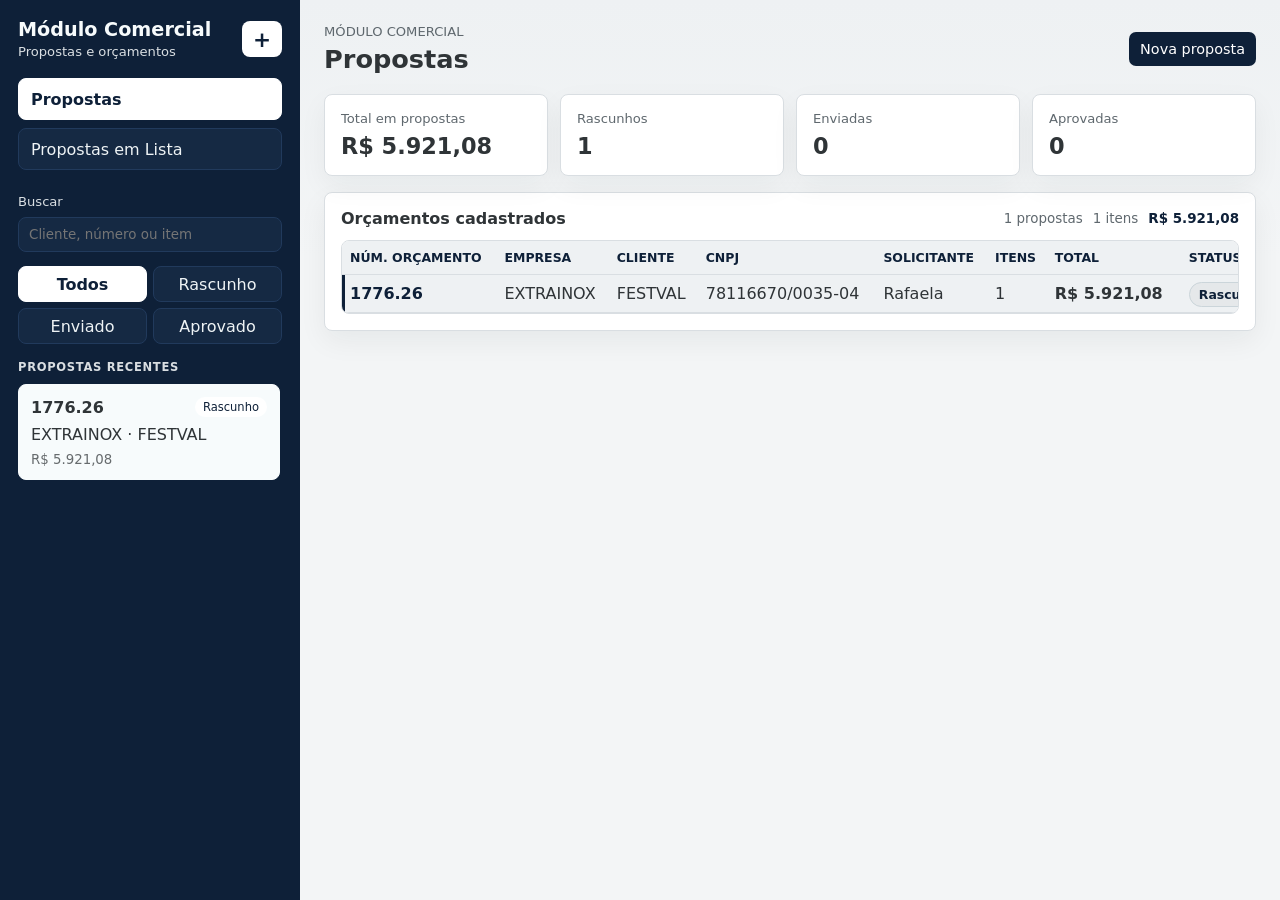
<file: orcamentos-app-local.html>
<!doctype html>
<html lang="pt-BR">
  <head>
    <meta charset="utf-8" />
    <meta name="viewport" content="width=device-width, initial-scale=1" />
    <title>Orçamentos | Protótipo local</title>
    <style>
:root {
  color-scheme: light;
  --ink: #2f3437;
  --muted: #5f686e;
  --line: #d9dee2;
  --panel: #ffffff;
  --surface: #f3f5f6;
  --surface-strong: #e5e8ea;
  --surface-soft: #fafbfc;
  --accent: #0e2038;
  --accent-strong: #0e2038;
  --warn: #5f686e;
  --danger: #2f3437;
  --blue: #0e2038;
  --steel: #8f9da4;
  --steel-light: #d9dee2;
  --warm: #e5e8ea;
  --shadow: 0 12px 36px rgba(23, 32, 38, 0.08);
  font-family:
    Inter, ui-sans-serif, system-ui, -apple-system, BlinkMacSystemFont, "Segoe UI",
    sans-serif;
}

* {
  box-sizing: border-box;
}

body {
  margin: 0;
  background: linear-gradient(180deg, #eef1f3 0, var(--surface) 260px);
  color: var(--ink);
}

button,
input,
select,
textarea {
  font: inherit;
}

button {
  cursor: pointer;
}

.app-shell {
  display: grid;
  grid-template-columns: 300px minmax(0, 1fr);
  min-height: 100vh;
}

.quote-nav {
  background: #0e2038;
  color: #f7fbfc;
  display: flex;
  flex-direction: column;
  height: 100vh;
  min-width: 0;
  padding: 18px;
  position: sticky;
  top: 0;
}

.brand-row,
.topbar,
.section-heading,
.quote-card-top,
.topbar-actions,
.item-actions,
.view-switch,
.list-metrics {
  display: flex;
  align-items: center;
}

.brand-row {
  justify-content: space-between;
  gap: 14px;
}

.brand-row strong {
  display: block;
  font-size: 1.2rem;
}

.brand-row span,
.eyebrow,
.search-box span {
  color: var(--muted);
  font-size: 0.82rem;
}

.quote-nav .brand-row span,
.quote-nav .search-box span {
  color: #d9dee2;
}

.icon-button {
  align-items: center;
  background: var(--surface-strong);
  border: 1px solid transparent;
  border-radius: 8px;
  color: var(--ink);
  display: inline-flex;
  height: 36px;
  justify-content: center;
  min-width: 36px;
  padding: 0 10px;
}

.quote-nav .icon-button {
  background: #ffffff;
  color: #0e2038;
  font-size: 1.35rem;
  font-weight: 700;
}

.module-nav {
  display: grid;
  gap: 8px;
  margin-top: 18px;
}

.module-button {
  background: #152943;
  border: 1px solid #213a5c;
  border-radius: 8px;
  color: #eef3f5;
  min-height: 42px;
  padding: 10px 12px;
  text-align: left;
}

.module-button.is-active {
  background: #ffffff;
  border-color: #ffffff;
  color: #0e2038;
  font-weight: 700;
}

.search-box {
  display: grid;
  gap: 8px;
  margin: 24px 0 14px;
}

.search-box input,
input,
select,
textarea {
  background: #fff;
  border: 1px solid var(--line);
  border-radius: 8px;
  color: var(--ink);
  min-width: 0;
  outline: none;
  padding: 9px 10px;
  width: 100%;
}

.search-box input {
  background: #152943;
  border-color: #213a5c;
  color: #f7fbfc;
}

input:focus,
select:focus,
textarea:focus,
.status-tab:focus,
button:focus {
  border-color: var(--accent);
  box-shadow: 0 0 0 3px rgba(33, 58, 92, 0.18);
}

.status-tabs {
  display: grid;
  gap: 6px;
  grid-template-columns: repeat(2, minmax(0, 1fr));
  margin-bottom: 16px;
}

.status-tab {
  background: #152943;
  border: 1px solid #213a5c;
  border-radius: 8px;
  color: #eef3f5;
  min-height: 36px;
}

.status-tab.is-active {
  background: #ffffff;
  border-color: #ffffff;
  color: #0e2038;
  font-weight: 700;
}

.nav-section-title {
  color: #d9dee2;
  font-size: 0.72rem;
  font-weight: 700;
  letter-spacing: 0.06em;
  margin-bottom: 10px;
  text-transform: uppercase;
}

.quote-list {
  display: grid;
  gap: 8px;
  overflow: auto;
  padding-right: 2px;
}

.quote-card {
  background: #152943;
  border: 1px solid #213a5c;
  border-radius: 8px;
  color: #f7fbfc;
  display: grid;
  gap: 8px;
  padding: 12px;
  text-align: left;
}

.quote-card.is-active {
  background: #f7fbfc;
  border-color: #f7fbfc;
  color: var(--ink);
}

.quote-card:hover {
  border-color: #ffffff;
}

.quote-card-top {
  justify-content: space-between;
  gap: 10px;
}

.quote-card em {
  border-radius: 999px;
  color: #0e2038;
  background: #ffffff;
  font-size: 0.72rem;
  font-style: normal;
  padding: 3px 8px;
  white-space: nowrap;
}

.quote-card small {
  color: inherit;
  opacity: 0.72;
}

.workspace {
  min-width: 0;
  padding: 24px;
}

.topbar {
  align-items: center;
  justify-content: space-between;
  gap: 18px;
  margin-bottom: 20px;
}

.topbar > div:first-child {
  flex: 1;
  min-width: 0;
}

.eyebrow {
  margin: 0 0 5px;
  text-transform: uppercase;
}

h1,
h2 {
  letter-spacing: 0;
  margin: 0;
}

h1 {
  font-size: clamp(1.5rem, 2vw, 2.15rem);
  overflow: hidden;
  text-overflow: ellipsis;
  white-space: nowrap;
}

h2 {
  font-size: 1rem;
}

.topbar-actions {
  flex-wrap: nowrap;
  gap: 6px;
  justify-content: flex-end;
  white-space: nowrap;
}

.primary-button,
.secondary-button,
.ghost-button {
  border: 1px solid transparent;
  border-radius: 7px;
  font-size: 0.9rem;
  min-height: 34px;
  padding: 7px 10px;
  transition:
    background-color 0.15s ease,
    border-color 0.15s ease;
}

.primary-button {
  background: var(--accent);
  color: #fff;
}

.primary-button:hover {
  background: var(--accent-strong);
}

.secondary-button {
  background: #e5e8ea;
  color: #0e2038;
}

.secondary-button:hover {
  background: #d9dee2;
}

.ghost-button {
  background: #fff;
  border-color: var(--line);
  color: var(--ink);
}

.ghost-button:hover {
  border-color: #aebcc5;
}

.danger-text {
  color: var(--danger);
}

.file-button {
  display: inline-flex;
  position: relative;
}

#printButton {
  min-height: 40px;
  padding-inline: 16px;
}

.file-button input {
  inset: 0;
  opacity: 0;
  position: absolute;
}

.edit-grid {
  display: block;
  margin-bottom: 16px;
}

.details-stack {
  display: grid;
  gap: 12px;
}

.panel {
  background: var(--panel);
  border: 1px solid var(--line);
  border-radius: 8px;
  box-shadow: 0 10px 28px rgba(23, 32, 38, 0.06);
  min-width: 0;
  padding: 16px;
}

.section-heading {
  justify-content: space-between;
  gap: 14px;
  margin-bottom: 12px;
}

.item-actions {
  flex-wrap: wrap;
  gap: 10px;
  justify-content: flex-end;
}

.view-switch {
  background: var(--surface);
  border: 1px solid var(--line);
  border-radius: 8px;
  gap: 3px;
  padding: 3px;
}

.view-button {
  background: transparent;
  border: 1px solid transparent;
  border-radius: 6px;
  color: #2f3437;
  min-height: 32px;
  padding: 6px 10px;
}

.view-button.is-active {
  background: #ffffff;
  border-color: var(--line);
  color: var(--accent-strong);
  font-weight: 700;
}

.save-state {
  background: #e5e8ea;
  border-radius: 999px;
  color: var(--accent-strong);
  font-size: 0.84rem;
  padding: 4px 10px;
}

.stat-grid {
  display: grid;
  gap: 12px;
  grid-template-columns: repeat(4, minmax(0, 1fr));
  margin-bottom: 16px;
}

.stat-card {
  background: var(--panel);
  border: 1px solid var(--line);
  border-radius: 8px;
  box-shadow: 0 10px 28px rgba(23, 32, 38, 0.05);
  display: grid;
  gap: 8px;
  padding: 16px;
}

.stat-card span {
  color: var(--muted);
  font-size: 0.82rem;
}

.stat-card strong {
  color: var(--ink);
  font-size: 1.4rem;
  line-height: 1.1;
}

.form-grid {
  display: grid;
  gap: 13px;
  grid-template-columns: repeat(4, minmax(0, 1fr));
}

.compact-form-grid {
  display: grid;
  gap: 9px;
  grid-template-columns: repeat(4, minmax(0, 1fr));
}

.span-2 {
  grid-column: span 2;
}

.address-main {
  min-width: 0;
}

.address-line-grid {
  display: grid;
  gap: 8px;
  grid-template-columns: minmax(220px, 2fr) 76px minmax(120px, 0.9fr) minmax(120px, 0.9fr) 58px 92px;
}

.address-line-grid input {
  min-width: 0;
}

label {
  color: #2f3437;
  display: grid;
  font-size: 0.84rem;
  gap: 6px;
}

.full-label {
  margin-top: 13px;
}

textarea {
  min-height: 74px;
  resize: vertical;
}

.summary-panel {
  position: static;
}

.summary-panel-bottom {
  margin-top: 16px;
}

.quote-pill {
  background: #e5e8ea;
  border: 1px solid #cbd5da;
  border-radius: 999px;
  color: var(--accent-strong);
  font-size: 0.78rem;
  font-weight: 700;
  padding: 4px 9px;
  white-space: nowrap;
}

.summary-card-grid {
  display: grid;
  gap: 12px;
  grid-template-columns: repeat(5, minmax(150px, 1fr));
}

.summary-card {
  background: #fff;
  border: 1px solid var(--line);
  border-radius: 8px;
  box-shadow: 0 10px 24px rgba(14, 32, 56, 0.06);
  color: var(--ink);
  display: grid;
  gap: 9px;
  min-height: 102px;
  padding: 15px 16px;
}

.summary-card span {
  color: var(--muted);
  font-size: 0.82rem;
}

.summary-card strong {
  color: #2f3437;
  font-size: 1.35rem;
  line-height: 1.1;
  white-space: nowrap;
}

.summary-card.is-total {
  background: #0e2038;
  border-color: #0e2038;
  color: #fff;
}

.summary-card.is-total span,
.summary-card.is-total strong {
  color: #fff;
}

.summary-card.is-total strong {
  font-size: 1.55rem;
}

.summary-adjustments {
  align-items: center;
  border-bottom: 1px solid var(--line);
  border-top: 1px solid var(--line);
  color: var(--muted);
  display: flex;
  flex-wrap: wrap;
  gap: 10px;
  justify-content: flex-end;
  margin-top: 14px;
  padding-top: 13px;
}

.summary-adjustments label {
  align-items: center;
  color: var(--muted);
  display: flex;
  flex-direction: row;
  gap: 8px;
}

.summary-adjustments input {
  max-width: 150px;
  min-height: 36px;
  padding: 8px 10px;
}

.table-wrap {
  border: 1px solid var(--line);
  border-radius: 8px;
  max-height: 62vh;
  overflow-x: auto;
}

.is-hidden {
  display: none;
}

table {
  border-collapse: collapse;
  min-width: 1280px;
  width: 100%;
}

.grouped-table {
  min-width: 980px;
}

.overview-table {
  min-width: 1120px;
}

.proposal-list-table {
  min-width: 3600px;
}

.compact-button {
  min-height: 30px;
  padding: 5px 10px;
}

.quote-number-link {
  background: transparent;
  border: 0;
  color: var(--accent-strong);
  font-weight: 800;
  min-height: 0;
  padding: 0;
  text-align: left;
}

.quote-number-link:hover {
  color: #0e2038;
  text-decoration: underline;
}

.list-metrics {
  color: var(--muted);
  flex-wrap: wrap;
  font-size: 0.84rem;
  gap: 10px;
  justify-content: flex-end;
}

.list-metrics strong {
  color: #0e2038;
}

.is-selected-row {
  background: #eef1f3;
  box-shadow: inset 3px 0 0 var(--accent);
}

th {
  background: #eef1f3;
  color: #0e2038;
  font-size: 0.78rem;
  font-weight: 700;
  position: sticky;
  top: 0;
  z-index: 1;
  text-align: left;
  text-transform: uppercase;
  white-space: nowrap;
}

th,
td {
  border-bottom: 1px solid var(--line);
  padding: 9px 8px;
  vertical-align: middle;
}

tbody tr {
  background: #fff;
}

tbody tr:hover {
  background: #f6f8f9;
}

td input {
  padding: 8px;
}

.money-cell {
  font-weight: 700;
  min-width: 128px;
  white-space: nowrap;
}

.danger {
  background: #e5e8ea;
  color: var(--danger);
}

@media print {
  .quote-nav,
  .topbar-actions,
  .secondary-button,
  .danger,
  .save-state {
    display: none;
  }

  .app-shell,
  .edit-grid {
    display: block;
  }

  .workspace {
    padding: 0;
  }

  .panel {
    box-shadow: none;
    margin-bottom: 14px;
  }
}

@media (max-width: 1120px) {
  .app-shell {
    grid-template-columns: 280px minmax(0, 1fr);
  }

  .edit-grid {
    display: block;
  }

  .form-grid {
    grid-template-columns: repeat(2, minmax(0, 1fr));
  }

  .compact-form-grid {
    grid-template-columns: repeat(2, minmax(0, 1fr));
  }

  .summary-card-grid {
    grid-template-columns: repeat(2, minmax(0, 1fr));
  }

  .stat-grid {
    grid-template-columns: repeat(2, minmax(0, 1fr));
  }
}

@media (max-width: 780px) {
  .app-shell {
    display: block;
  }

  .quote-nav {
    min-height: auto;
  }

  .quote-list {
    grid-auto-flow: column;
    grid-auto-columns: minmax(230px, 1fr);
    overflow-x: auto;
  }

  .workspace {
    padding: 16px;
  }

  .topbar {
    align-items: stretch;
    flex-direction: column;
  }

  .topbar-actions {
    flex-wrap: wrap;
    justify-content: flex-start;
    white-space: normal;
  }

  h1 {
    white-space: normal;
  }

  .form-grid,
  .compact-form-grid {
    display: grid;
    grid-template-columns: 1fr;
  }

  .summary-card-grid {
    grid-template-columns: 1fr;
  }

  .summary-adjustments {
    align-items: stretch;
    display: grid;
    justify-content: stretch;
  }

  .summary-adjustments label {
    align-items: stretch;
    display: grid;
  }

  .summary-adjustments input {
    max-width: none;
  }

  .span-2 {
    grid-column: span 1;
  }

  .address-main,
  .address-number {
    grid-column: span 1;
  }

  .stat-grid {
    grid-template-columns: 1fr;
  }
}

</style>
  </head>
  <body>
    <div class="app-shell">
      <aside class="quote-nav" aria-label="Módulo Comercial">
        <div class="brand-row">
          <div>
            <strong>Módulo Comercial</strong>
            <span>Propostas e orçamentos</span>
          </div>
          <button class="icon-button" id="newQuoteButton" type="button" title="Novo orçamento" aria-label="Novo orçamento">+</button>
        </div>

        <nav class="module-nav" aria-label="Navegação do módulo comercial">
          <button class="module-button is-active" type="button" data-screen="propostas">Propostas</button>
          <button class="module-button" type="button" data-screen="lista">Propostas em Lista</button>
        </nav>

        <label class="search-box">
          <span>Buscar</span>
          <input id="searchInput" type="search" placeholder="Cliente, número ou item" autocomplete="off" />
        </label>

        <div class="status-tabs" role="tablist" aria-label="Filtro por status">
          <button class="status-tab is-active" type="button" data-filter="todos">Todos</button>
          <button class="status-tab" type="button" data-filter="rascunho">Rascunho</button>
          <button class="status-tab" type="button" data-filter="enviado">Enviado</button>
          <button class="status-tab" type="button" data-filter="aprovado">Aprovado</button>
        </div>

        <div class="nav-section-title">Propostas recentes</div>
        <div class="quote-list" id="quoteList" aria-live="polite"></div>
      </aside>

      <main class="workspace">
        <section class="screen" id="proposalScreen">
          <div id="proposalOverview">
            <header class="topbar">
              <div>
                <p class="eyebrow">Módulo Comercial</p>
                <h1>Propostas</h1>
              </div>
              <div class="topbar-actions">
                <button class="primary-button" id="newQuoteOverviewButton" type="button">Nova proposta</button>
              </div>
            </header>

            <section class="stat-grid" aria-label="Resumo das propostas">
              <article class="stat-card">
                <span>Total em propostas</span>
                <strong id="overviewTotalValue">R$ 0,00</strong>
              </article>
              <article class="stat-card">
                <span>Rascunhos</span>
                <strong id="overviewDraftCount">0</strong>
              </article>
              <article class="stat-card">
                <span>Enviadas</span>
                <strong id="overviewSentCount">0</strong>
              </article>
              <article class="stat-card">
                <span>Aprovadas</span>
                <strong id="overviewApprovedCount">0</strong>
              </article>
            </section>

            <section class="panel list-panel" aria-label="Orçamentos cadastrados">
              <div class="section-heading">
                <h2>Orçamentos cadastrados</h2>
                <div class="list-metrics">
                  <span id="overviewProposalCount">0 propostas</span>
                  <span id="overviewItemCount">0 itens</span>
                  <strong id="overviewGrandTotal">R$ 0,00</strong>
                </div>
              </div>

              <div class="table-wrap">
                <table class="overview-table">
                  <thead>
                    <tr>
                      <th>Núm. orçamento</th>
                      <th>Empresa</th>
                      <th>Cliente</th>
                      <th>CNPJ</th>
                      <th>Solicitante</th>
                      <th>Itens</th>
                      <th>Total</th>
                      <th>Status</th>
                      <th>Última alteração</th>
                    </tr>
                  </thead>
                  <tbody id="proposalOverviewBody"></tbody>
                </table>
              </div>
            </section>
          </div>

          <div id="proposalEditor" class="is-hidden">
        <header class="topbar">
          <div>
            <p class="eyebrow">Baseado na planilha atual</p>
            <h1 id="quoteTitle">Novo orçamento</h1>
          </div>
          <div class="topbar-actions">
            <button class="ghost-button" id="backToProposalsButton" type="button">Voltar</button>
            <button class="ghost-button" id="duplicateButton" type="button">Duplicar</button>
            <button class="ghost-button danger-text" id="deleteButton" type="button">Excluir</button>
            <button class="ghost-button" id="exportButton" type="button">Exportar JSON</button>
            <label class="ghost-button file-button">
              Importar JSON
              <input id="importInput" type="file" accept="application/json" />
            </label>
            <button class="primary-button" id="printButton" type="button">Imprimir proposta</button>
          </div>
        </header>

        <section class="edit-grid" aria-label="Editor de orçamento">
          <form class="details-stack" id="quoteForm">
            <section class="panel details-panel">
              <div class="section-heading">
                <h2>Identificação</h2>
                <div class="save-state" id="saveState">Salvo localmente</div>
              </div>
              <div class="compact-form-grid">
                <label>
                  Núm. orçamento
                  <input name="number" type="text" required />
                </label>
                <label>
                  Empresa
                  <select name="company">
                    <option value="EXTRAINOX">EXTRAINOX</option>
                    <option value="EXTRAFRIO">EXTRAFRIO</option>
                  </select>
                </label>
                <label>
                  Status
                  <select name="status">
                    <option value="rascunho">Rascunho</option>
                    <option value="enviado">Enviado</option>
                    <option value="aprovado">Aprovado</option>
                    <option value="revisao">Em revisão</option>
                    <option value="recusado">Recusado</option>
                  </select>
                </label>
                <label>
                  Incluído por
                  <input name="includedBy" type="text" />
                </label>
              </div>
            </section>

            <section class="panel details-panel">
              <div class="section-heading">
                <h2>Cliente</h2>
              </div>
              <div class="compact-form-grid">
                <label class="span-2">
                  Nome fantasia
                  <input name="client" type="text" placeholder="Nome do cliente" required />
                </label>
                <label class="span-2">
                  Razão social
                  <input name="legalName" type="text" />
                </label>
                <label>
                  CNPJ
                  <input name="cnpj" type="text" />
                </label>
                <label>
                  Solicitante
                  <input name="requester" type="text" />
                </label>
                <label>
                  Fone
                  <input name="phone" type="text" />
                </label>
                <label>
                  E-mail
                  <input name="email" type="email" />
                </label>
              </div>
            </section>

            <section class="panel details-panel">
              <div class="section-heading">
                <h2>Endereço</h2>
              </div>
              <div class="address-line-grid">
                <label class="address-main">
                  Endereço
                  <input name="address" type="text" />
                </label>
                <label>
                  Número
                  <input name="addressNumber" type="text" />
                </label>
                <label>
                  Bairro
                  <input name="district" type="text" />
                </label>
                <label>
                  Cidade
                  <input name="city" type="text" />
                </label>
                <label>
                  UF
                  <input name="state" type="text" maxlength="2" placeholder="PR" />
                </label>
                <label>
                  CEP
                  <input name="zipCode" type="text" />
                </label>
              </div>
            </section>

            <section class="panel details-panel">
              <div class="section-heading">
                <h2>Condições comerciais</h2>
              </div>
              <div class="compact-form-grid">
                <label>
                  Pagamento
                  <input name="paymentTerms" type="text" placeholder="30 dias" />
                </label>
                <label>
                  Entrega
                  <input name="deliveryTime" type="text" placeholder="30 dias" />
                </label>
                <label>
                  Validade
                  <input name="proposalValidity" type="text" placeholder="10 dias" />
                </label>
                <label>
                  Frete
                  <input name="freightType" type="text" placeholder="CIF / FOB" />
                </label>
              </div>
              <label class="full-label">
                Observações comerciais
                <textarea name="notes" rows="3" placeholder="Inclua garantias, escopo, exclusões ou premissas relevantes."></textarea>
              </label>
            </section>
          </form>

        </section>

        <section class="panel item-panel" aria-label="Itens do orçamento">
          <div class="section-heading">
            <h2>Itens</h2>
            <button class="secondary-button" id="addItemButton" type="button">Adicionar item</button>
          </div>

          <div class="table-wrap">
            <table>
              <thead>
                <tr>
                  <th>Código</th>
                  <th>Descrição</th>
                  <th>Qtd.</th>
                  <th>NCM</th>
                  <th>Preço líquido</th>
                  <th>BC ICMS</th>
                  <th>ICMS %</th>
                  <th>IPI %</th>
                  <th>Valor un.</th>
                  <th>Total</th>
                  <th></th>
                </tr>
              </thead>
              <tbody id="itemsBody"></tbody>
            </table>
          </div>
        </section>

        <section class="panel summary-panel summary-panel-bottom" aria-label="Resumo financeiro">
          <div class="section-heading">
            <h2>Resumo do orçamento</h2>
            <span class="quote-pill" id="statusPill">Rascunho</span>
          </div>

          <div class="summary-card-grid">
            <div class="summary-card">
              <span>Preço líquido</span>
              <strong id="liquidTotal">R$ 0,00</strong>
            </div>
            <div class="summary-card">
              <span>ICMS total</span>
              <strong id="icmsTotal">R$ 0,00</strong>
            </div>
            <div class="summary-card">
              <span>IPI total</span>
              <strong id="ipiTotal">R$ 0,00</strong>
            </div>
            <div class="summary-card">
              <span>PIS/COFINS total</span>
              <strong id="pisCofinsTotal">R$ 0,00</strong>
            </div>
            <div class="summary-card is-total">
              <span>Total proposto</span>
              <strong id="grandTotal">R$ 0,00</strong>
            </div>
          </div>

          <div class="summary-adjustments">
            <span><strong id="itemCount">0</strong> itens</span>
            <span>Frete / despesas: <strong id="freightTotal">R$ 0,00</strong></span>
            <label>
              Ajustar frete
              <input name="freight" form="quoteForm" type="number" min="0" step="0.01" />
            </label>
          </div>
        </section>
          </div>
        </section>

        <section class="screen is-hidden" id="proposalListScreen">
          <header class="topbar">
            <div>
              <p class="eyebrow">Módulo Comercial</p>
              <h1>Propostas em Lista</h1>
            </div>
            <div class="topbar-actions">
              <button class="ghost-button" id="openSelectedProposalButton" type="button">Abrir proposta selecionada</button>
              <button class="primary-button" id="newQuoteListButton" type="button">Nova proposta</button>
            </div>
          </header>

          <section class="panel list-panel" aria-label="Todas as propostas em lista">
            <div class="section-heading">
              <h2>Espelho da planilha</h2>
              <div class="list-metrics">
                <span id="listProposalCount">0 propostas</span>
                <span id="listItemCount">0 itens</span>
                <strong id="listGrandTotal">R$ 0,00</strong>
              </div>
            </div>

            <div class="table-wrap">
              <table class="proposal-list-table">
                <thead>
                  <tr>
                    <th>Empresa</th>
                    <th>Núm. orçamento</th>
                    <th>Nome fantasia</th>
                    <th>CNPJ</th>
                    <th>Código</th>
                    <th>Produto</th>
                    <th>QTD</th>
                    <th>NCM</th>
                    <th>UF</th>
                    <th>Preço Net</th>
                    <th>Preço líquido</th>
                    <th>% BC ICMS</th>
                    <th>% ICMS</th>
                    <th>% IPI</th>
                    <th>Coeficiente</th>
                    <th>Prod. c/ ICMS</th>
                    <th>ICMS R$</th>
                    <th>Base IPI</th>
                    <th>IPI R$</th>
                    <th>Base ICMS</th>
                    <th>Valor unit. total</th>
                    <th>ICMS total</th>
                    <th>IPI total</th>
                    <th>Valor total</th>
                    <th>Razão social</th>
                    <th>Endereço</th>
                    <th>N°</th>
                    <th>Bairro</th>
                    <th>Cidade</th>
                    <th>UF II</th>
                    <th>CEP</th>
                    <th>Fone</th>
                    <th>E-mail</th>
                    <th>Solicitante</th>
                    <th>Pagamento</th>
                    <th>Entrega</th>
                    <th>Validade</th>
                    <th>Frete</th>
                    <th>Incluído por</th>
                  </tr>
                </thead>
                <tbody id="proposalRowsBody"></tbody>
              </table>
            </div>
          </section>
        </section>
      </main>
    </div>

    <template id="quoteItemTemplate">
      <button class="quote-card" type="button">
        <span class="quote-card-top">
          <strong data-role="number"></strong>
          <em data-role="status"></em>
        </span>
        <span data-role="client"></span>
        <small data-role="total"></small>
      </button>
    </template>

    <template id="lineItemTemplate">
      <tr>
        <td><input data-field="code" type="text" placeholder="1634.1" /></td>
        <td><input data-field="description" type="text" placeholder="Produto" /></td>
        <td><input data-field="quantity" type="number" min="0" step="0.01" /></td>
        <td><input data-field="ncm" type="text" placeholder="9403.20.90" /></td>
        <td><input data-field="liquidPrice" type="number" min="0" step="0.01" /></td>
        <td><input data-field="icmsBase" type="number" min="0" step="0.0001" /></td>
        <td><input data-field="icms" type="number" min="0" step="0.0001" /></td>
        <td><input data-field="ipi" type="number" min="0" step="0.0001" /></td>
        <td class="money-cell" data-role="unitTotal">R$ 0,00</td>
        <td class="money-cell" data-role="lineTotal">R$ 0,00</td>
        <td><button class="icon-button danger" data-role="remove" type="button" title="Remover item" aria-label="Remover item">x</button></td>
      </tr>
    </template>

    <script>
window.TAX_RULES = [{"company":"EXTRAINOX","uf":"PR","ncm":"9403.20.90","description":"MOBILIÁRIO","icms":0.195,"icmsBase":1.0,"ipi":0.0325,"pisCofins":0.0365},{"company":"EXTRAINOX","uf":"PR","ncm":"8716.80.00","description":"CARROS","icms":0.195,"icmsBase":1.0,"ipi":0.0325,"pisCofins":0.0365},{"company":"EXTRAINOX","uf":"PR","ncm":"8418.50.90","description":"REFRIGERADOS","icms":0.195,"icmsBase":1.0,"ipi":0.0,"pisCofins":0.0365},{"company":"EXTRAINOX","uf":"PR","ncm":"7324.10.00","description":"HIGIENIZAÇÃO","icms":0.195,"icmsBase":1.0,"ipi":0.0,"pisCofins":0.0365},{"company":"EXTRAINOX","uf":"PR","ncm":"8419.81.90","description":"AQUECIDOS","icms":0.195,"icmsBase":0.4513,"ipi":0.0,"pisCofins":0.0365},{"company":"EXTRAINOX","uf":"PR","ncm":"8438.20.19","description":"CARROS FORNO","icms":0.195,"icmsBase":0.4513,"ipi":0.0,"pisCofins":0.0365},{"company":"EXTRAINOX","uf":"PR","ncm":"8424.30.90","description":"ESGUICHOS","icms":0.195,"icmsBase":0.4513,"ipi":0.0,"pisCofins":0.0365},{"company":"EXTRAINOX","uf":"PR","ncm":"8419.89.19","description":"ESTERILIZADORES","icms":0.195,"icmsBase":0.4513,"ipi":0.0,"pisCofins":0.0365},{"company":"EXTRAINOX","uf":"SP","ncm":"9403.20.90","description":"MOBILIÁRIO","icms":0.12,"icmsBase":1.0,"ipi":0.0325,"pisCofins":0.0365},{"company":"EXTRAINOX","uf":"SP","ncm":"8716.80.00","description":"CARROS","icms":0.12,"icmsBase":1.0,"ipi":0.0325,"pisCofins":0.0365},{"company":"EXTRAINOX","uf":"SP","ncm":"8418.50.90","description":"REFRIGERADOS","icms":0.12,"icmsBase":1.0,"ipi":0.0,"pisCofins":0.0365},{"company":"EXTRAINOX","uf":"SP","ncm":"7324.10.00","description":"HIGIENIZAÇÃO","icms":0.12,"icmsBase":1.0,"ipi":0.0,"pisCofins":0.0365},{"company":"EXTRAINOX","uf":"SP","ncm":"8419.81.90","description":"AQUECIDOS","icms":0.12,"icmsBase":0.733334,"ipi":0.0,"pisCofins":0.0365},{"company":"EXTRAINOX","uf":"SP","ncm":"8438.20.19","description":"CARROS FORNO","icms":0.12,"icmsBase":0.733334,"ipi":0.0,"pisCofins":0.0365},{"company":"EXTRAINOX","uf":"SP","ncm":"8424.30.90","description":"ESGUICHOS","icms":0.12,"icmsBase":0.733334,"ipi":0.0,"pisCofins":0.0365},{"company":"EXTRAINOX","uf":"SP","ncm":"8419.89.19","description":"ESTERILIZADORES","icms":0.12,"icmsBase":0.733334,"ipi":0.0,"pisCofins":0.0365},{"company":"EXTRAINOX","uf":"SC","ncm":"9403.20.90","description":"MOBILIÁRIO","icms":0.12,"icmsBase":1.0,"ipi":0.0325,"pisCofins":0.0365},{"company":"EXTRAINOX","uf":"SC","ncm":"8716.80.00","description":"CARROS","icms":0.12,"icmsBase":1.0,"ipi":0.0325,"pisCofins":0.0365},{"company":"EXTRAINOX","uf":"SC","ncm":"8418.50.90","description":"REFRIGERADOS","icms":0.12,"icmsBase":1.0,"ipi":0.0,"pisCofins":0.0365},{"company":"EXTRAINOX","uf":"SC","ncm":"7324.10.00","description":"HIGIENIZAÇÃO","icms":0.12,"icmsBase":1.0,"ipi":0.0,"pisCofins":0.0365},{"company":"EXTRAINOX","uf":"SC","ncm":"8419.81.90","description":"AQUECIDOS","icms":0.12,"icmsBase":0.733334,"ipi":0.0,"pisCofins":0.0365},{"company":"EXTRAINOX","uf":"SC","ncm":"8438.20.19","description":"CARROS FORNO","icms":0.12,"icmsBase":0.733334,"ipi":0.0,"pisCofins":0.0365},{"company":"EXTRAINOX","uf":"SC","ncm":"8424.30.90","description":"ESGUICHOS","icms":0.12,"icmsBase":0.733334,"ipi":0.0,"pisCofins":0.0365},{"company":"EXTRAINOX","uf":"SC","ncm":"8419.89.19","description":"ESTERILIZADORES","icms":0.12,"icmsBase":0.733334,"ipi":0.0,"pisCofins":0.0365},{"company":"EXTRAINOX","uf":"RS","ncm":"9403.20.90","description":"MOBILIÁRIO","icms":0.12,"icmsBase":1.0,"ipi":0.0325,"pisCofins":0.0365},{"company":"EXTRAINOX","uf":"RS","ncm":"8716.80.00","description":"CARROS","icms":0.12,"icmsBase":1.0,"ipi":0.0325,"pisCofins":0.0365},{"company":"EXTRAINOX","uf":"RS","ncm":"8418.50.90","description":"REFRIGERADOS","icms":0.12,"icmsBase":1.0,"ipi":0.0,"pisCofins":0.0365},{"company":"EXTRAINOX","uf":"RS","ncm":"7324.10.00","description":"HIGIENIZAÇÃO","icms":0.12,"icmsBase":1.0,"ipi":0.0,"pisCofins":0.0365},{"company":"EXTRAINOX","uf":"RS","ncm":"8419.81.90","description":"AQUECIDOS","icms":0.12,"icmsBase":0.733334,"ipi":0.0,"pisCofins":0.0365},{"company":"EXTRAINOX","uf":"RS","ncm":"8438.20.19","description":"CARROS FORNO","icms":0.12,"icmsBase":0.733334,"ipi":0.0,"pisCofins":0.0365},{"company":"EXTRAINOX","uf":"RS","ncm":"8424.30.90","description":"ESGUICHOS","icms":0.12,"icmsBase":0.733334,"ipi":0.0,"pisCofins":0.0365},{"company":"EXTRAINOX","uf":"RS","ncm":"8419.89.19","description":"ESTERILIZADORES","icms":0.12,"icmsBase":0.733334,"ipi":0.0,"pisCofins":0.0365},{"company":"EXTRAINOX","uf":"RJ","ncm":"9403.20.90","description":"MOBILIÁRIO","icms":0.12,"icmsBase":1.0,"ipi":0.0325,"pisCofins":0.0365},{"company":"EXTRAINOX","uf":"RJ","ncm":"8716.80.00","description":"CARROS","icms":0.12,"icmsBase":1.0,"ipi":0.0325,"pisCofins":0.0365},{"company":"EXTRAINOX","uf":"RJ","ncm":"8418.50.90","description":"REFRIGERADOS","icms":0.12,"icmsBase":1.0,"ipi":0.0,"pisCofins":0.0365},{"company":"EXTRAINOX","uf":"RJ","ncm":"7324.10.00","description":"HIGIENIZAÇÃO","icms":0.12,"icmsBase":1.0,"ipi":0.0,"pisCofins":0.0365},{"company":"EXTRAINOX","uf":"RJ","ncm":"8419.81.90","description":"AQUECIDOS","icms":0.12,"icmsBase":0.733334,"ipi":0.0,"pisCofins":0.0365},{"company":"EXTRAINOX","uf":"RJ","ncm":"8438.20.19","description":"CARROS FORNO","icms":0.12,"icmsBase":0.733334,"ipi":0.0,"pisCofins":0.0365},{"company":"EXTRAINOX","uf":"RJ","ncm":"8424.30.90","description":"ESGUICHOS","icms":0.12,"icmsBase":0.733334,"ipi":0.0,"pisCofins":0.0365},{"company":"EXTRAINOX","uf":"RJ","ncm":"8419.89.19","description":"ESTERILIZADORES","icms":0.12,"icmsBase":0.733334,"ipi":0.0,"pisCofins":0.0365},{"company":"EXTRAINOX","uf":"MG","ncm":"9403.20.90","description":"MOBILIÁRIO","icms":0.12,"icmsBase":1.0,"ipi":0.0325,"pisCofins":0.0365},{"company":"EXTRAINOX","uf":"MG","ncm":"8716.80.00","description":"CARROS","icms":0.12,"icmsBase":1.0,"ipi":0.0325,"pisCofins":0.0365},{"company":"EXTRAINOX","uf":"MG","ncm":"8418.50.90","description":"REFRIGERADOS","icms":0.12,"icmsBase":1.0,"ipi":0.0,"pisCofins":0.0365},{"company":"EXTRAINOX","uf":"MG","ncm":"7324.10.00","description":"HIGIENIZAÇÃO","icms":0.12,"icmsBase":1.0,"ipi":0.0,"pisCofins":0.0365},{"company":"EXTRAINOX","uf":"MG","ncm":"8419.81.90","description":"AQUECIDOS","icms":0.12,"icmsBase":0.733334,"ipi":0.0,"pisCofins":0.0365},{"company":"EXTRAINOX","uf":"MG","ncm":"8438.20.19","description":"CARROS FORNO","icms":0.12,"icmsBase":0.733334,"ipi":0.0,"pisCofins":0.0365},{"company":"EXTRAINOX","uf":"MG","ncm":"8424.30.90","description":"ESGUICHOS","icms":0.12,"icmsBase":0.733334,"ipi":0.0,"pisCofins":0.0365},{"company":"EXTRAINOX","uf":"MG","ncm":"8419.89.19","description":"ESTERILIZADORES","icms":0.12,"icmsBase":0.733334,"ipi":0.0,"pisCofins":0.0365},{"company":"EXTRAINOX","uf":"ES","ncm":"9403.20.90","description":"MOBILIÁRIO","icms":0.07,"icmsBase":1.0,"ipi":0.0325,"pisCofins":0.0365},{"company":"EXTRAINOX","uf":"ES","ncm":"8716.80.00","description":"CARROS","icms":0.07,"icmsBase":1.0,"ipi":0.0325,"pisCofins":0.0365},{"company":"EXTRAINOX","uf":"ES","ncm":"8418.50.90","description":"REFRIGERADOS","icms":0.07,"icmsBase":1.0,"ipi":0.0,"pisCofins":0.0365},{"company":"EXTRAINOX","uf":"ES","ncm":"7324.10.00","description":"HIGIENIZAÇÃO","icms":0.07,"icmsBase":1.0,"ipi":0.0,"pisCofins":0.0365},{"company":"EXTRAINOX","uf":"ES","ncm":"8419.81.90","description":"AQUECIDOS","icms":0.07,"icmsBase":0.734286,"ipi":0.0,"pisCofins":0.0365},{"company":"EXTRAINOX","uf":"ES","ncm":"8438.20.19","description":"CARROS FORNO","icms":0.07,"icmsBase":0.734286,"ipi":0.0,"pisCofins":0.0365},{"company":"EXTRAINOX","uf":"ES","ncm":"8424.30.90","description":"ESGUICHOS","icms":0.07,"icmsBase":0.734286,"ipi":0.0,"pisCofins":0.0365},{"company":"EXTRAINOX","uf":"ES","ncm":"8419.89.19","description":"ESTERILIZADORES","icms":0.07,"icmsBase":0.734286,"ipi":0.0,"pisCofins":0.0365},{"company":"EXTRAINOX","uf":"DF","ncm":"9403.20.90","description":"MOBILIÁRIO","icms":0.07,"icmsBase":1.0,"ipi":0.0325,"pisCofins":0.0365},{"company":"EXTRAINOX","uf":"DF","ncm":"8716.80.00","description":"CARROS","icms":0.07,"icmsBase":1.0,"ipi":0.0325,"pisCofins":0.0365},{"company":"EXTRAINOX","uf":"DF","ncm":"8418.50.90","description":"REFRIGERADOS","icms":0.07,"icmsBase":1.0,"ipi":0.0,"pisCofins":0.0365},{"company":"EXTRAINOX","uf":"DF","ncm":"7324.10.00","description":"HIGIENIZAÇÃO","icms":0.07,"icmsBase":1.0,"ipi":0.0,"pisCofins":0.0365},{"company":"EXTRAINOX","uf":"DF","ncm":"8419.81.90","description":"AQUECIDOS","icms":0.07,"icmsBase":0.734286,"ipi":0.0,"pisCofins":0.0365},{"company":"EXTRAINOX","uf":"DF","ncm":"8438.20.19","description":"CARROS FORNO","icms":0.07,"icmsBase":0.734286,"ipi":0.0,"pisCofins":0.0365},{"company":"EXTRAINOX","uf":"DF","ncm":"8424.30.90","description":"ESGUICHOS","icms":0.07,"icmsBase":0.734286,"ipi":0.0,"pisCofins":0.0365},{"company":"EXTRAINOX","uf":"DF","ncm":"8419.89.19","description":"ESTERILIZADORES","icms":0.07,"icmsBase":0.734286,"ipi":0.0,"pisCofins":0.0365},{"company":"EXTRAINOX","uf":"GO","ncm":"9403.20.90","description":"MOBILIÁRIO","icms":0.07,"icmsBase":1.0,"ipi":0.0325,"pisCofins":0.0365},{"company":"EXTRAINOX","uf":"GO","ncm":"8716.80.00","description":"CARROS","icms":0.07,"icmsBase":1.0,"ipi":0.0325,"pisCofins":0.0365},{"company":"EXTRAINOX","uf":"GO","ncm":"8418.50.90","description":"REFRIGERADOS","icms":0.07,"icmsBase":1.0,"ipi":0.0,"pisCofins":0.0365},{"company":"EXTRAINOX","uf":"GO","ncm":"7324.10.00","description":"HIGIENIZAÇÃO","icms":0.07,"icmsBase":1.0,"ipi":0.0,"pisCofins":0.0365},{"company":"EXTRAINOX","uf":"GO","ncm":"8419.81.90","description":"AQUECIDOS","icms":0.07,"icmsBase":0.734286,"ipi":0.0,"pisCofins":0.0365},{"company":"EXTRAINOX","uf":"GO","ncm":"8438.20.19","description":"CARROS FORNO","icms":0.07,"icmsBase":0.734286,"ipi":0.0,"pisCofins":0.0365},{"company":"EXTRAINOX","uf":"GO","ncm":"8424.30.90","description":"ESGUICHOS","icms":0.07,"icmsBase":0.734286,"ipi":0.0,"pisCofins":0.0365},{"company":"EXTRAINOX","uf":"GO","ncm":"8419.89.19","description":"ESTERILIZADORES","icms":0.07,"icmsBase":0.734286,"ipi":0.0,"pisCofins":0.0365},{"company":"EXTRAINOX","uf":"MS","ncm":"9403.20.90","description":"MOBILIÁRIO","icms":0.07,"icmsBase":1.0,"ipi":0.0325,"pisCofins":0.0365},{"company":"EXTRAINOX","uf":"MS","ncm":"8716.80.00","description":"CARROS","icms":0.07,"icmsBase":1.0,"ipi":0.0325,"pisCofins":0.0365},{"company":"EXTRAINOX","uf":"MS","ncm":"8418.50.90","description":"REFRIGERADOS","icms":0.07,"icmsBase":1.0,"ipi":0.0,"pisCofins":0.0365},{"company":"EXTRAINOX","uf":"MS","ncm":"7324.10.00","description":"HIGIENIZAÇÃO","icms":0.07,"icmsBase":1.0,"ipi":0.0,"pisCofins":0.0365},{"company":"EXTRAINOX","uf":"MS","ncm":"8419.81.90","description":"AQUECIDOS","icms":0.07,"icmsBase":0.734286,"ipi":0.0,"pisCofins":0.0365},{"company":"EXTRAINOX","uf":"MS","ncm":"8438.20.19","description":"CARROS FORNO","icms":0.07,"icmsBase":0.734286,"ipi":0.0,"pisCofins":0.0365},{"company":"EXTRAINOX","uf":"MS","ncm":"8424.30.90","description":"ESGUICHOS","icms":0.07,"icmsBase":0.734286,"ipi":0.0,"pisCofins":0.0365},{"company":"EXTRAINOX","uf":"MS","ncm":"8419.89.19","description":"ESTERILIZADORES","icms":0.07,"icmsBase":0.734286,"ipi":0.0,"pisCofins":0.0365},{"company":"EXTRAINOX","uf":"MT","ncm":"9403.20.90","description":"MOBILIÁRIO","icms":0.07,"icmsBase":1.0,"ipi":0.0325,"pisCofins":0.0365},{"company":"EXTRAINOX","uf":"MT","ncm":"8716.80.00","description":"CARROS","icms":0.07,"icmsBase":1.0,"ipi":0.0325,"pisCofins":0.0365},{"company":"EXTRAINOX","uf":"MT","ncm":"8418.50.90","description":"REFRIGERADOS","icms":0.07,"icmsBase":1.0,"ipi":0.0,"pisCofins":0.0365},{"company":"EXTRAINOX","uf":"MT","ncm":"7324.10.00","description":"HIGIENIZAÇÃO","icms":0.07,"icmsBase":1.0,"ipi":0.0,"pisCofins":0.0365},{"company":"EXTRAINOX","uf":"MT","ncm":"8419.81.90","description":"AQUECIDOS","icms":0.07,"icmsBase":0.734286,"ipi":0.0,"pisCofins":0.0365},{"company":"EXTRAINOX","uf":"MT","ncm":"8438.20.19","description":"CARROS FORNO","icms":0.07,"icmsBase":0.734286,"ipi":0.0,"pisCofins":0.0365},{"company":"EXTRAINOX","uf":"MT","ncm":"8424.30.90","description":"ESGUICHOS","icms":0.07,"icmsBase":0.734286,"ipi":0.0,"pisCofins":0.0365},{"company":"EXTRAINOX","uf":"MT","ncm":"8419.89.19","description":"ESTERILIZADORES","icms":0.07,"icmsBase":0.734286,"ipi":0.0,"pisCofins":0.0365},{"company":"EXTRAINOX","uf":"BA","ncm":"9403.20.90","description":"MOBILIÁRIO","icms":0.07,"icmsBase":1.0,"ipi":0.0325,"pisCofins":0.0365},{"company":"EXTRAINOX","uf":"BA","ncm":"8716.80.00","description":"CARROS","icms":0.07,"icmsBase":1.0,"ipi":0.0325,"pisCofins":0.0365},{"company":"EXTRAINOX","uf":"BA","ncm":"8418.50.90","description":"REFRIGERADOS","icms":0.07,"icmsBase":1.0,"ipi":0.0,"pisCofins":0.0365},{"company":"EXTRAINOX","uf":"BA","ncm":"7324.10.00","description":"HIGIENIZAÇÃO","icms":0.07,"icmsBase":1.0,"ipi":0.0,"pisCofins":0.0365},{"company":"EXTRAINOX","uf":"BA","ncm":"8419.81.90","description":"AQUECIDOS","icms":0.07,"icmsBase":0.734286,"ipi":0.0,"pisCofins":0.0365},{"company":"EXTRAINOX","uf":"BA","ncm":"8438.20.19","description":"CARROS FORNO","icms":0.07,"icmsBase":0.734286,"ipi":0.0,"pisCofins":0.0365},{"company":"EXTRAINOX","uf":"BA","ncm":"8424.30.90","description":"ESGUICHOS","icms":0.07,"icmsBase":0.734286,"ipi":0.0,"pisCofins":0.0365},{"company":"EXTRAINOX","uf":"BA","ncm":"8419.89.19","description":"ESTERILIZADORES","icms":0.07,"icmsBase":0.734286,"ipi":0.0,"pisCofins":0.0365},{"company":"EXTRAINOX","uf":"SE","ncm":"9403.20.90","description":"MOBILIÁRIO","icms":0.07,"icmsBase":1.0,"ipi":0.0325,"pisCofins":0.0365},{"company":"EXTRAINOX","uf":"SE","ncm":"8716.80.00","description":"CARROS","icms":0.07,"icmsBase":1.0,"ipi":0.0325,"pisCofins":0.0365},{"company":"EXTRAINOX","uf":"SE","ncm":"8418.50.90","description":"REFRIGERADOS","icms":0.07,"icmsBase":1.0,"ipi":0.0,"pisCofins":0.0365},{"company":"EXTRAINOX","uf":"SE","ncm":"7324.10.00","description":"HIGIENIZAÇÃO","icms":0.07,"icmsBase":1.0,"ipi":0.0,"pisCofins":0.0365},{"company":"EXTRAINOX","uf":"SE","ncm":"8419.81.90","description":"AQUECIDOS","icms":0.07,"icmsBase":0.734286,"ipi":0.0,"pisCofins":0.0365},{"company":"EXTRAINOX","uf":"SE","ncm":"8438.20.19","description":"CARROS FORNO","icms":0.07,"icmsBase":0.734286,"ipi":0.0,"pisCofins":0.0365},{"company":"EXTRAINOX","uf":"SE","ncm":"8424.30.90","description":"ESGUICHOS","icms":0.07,"icmsBase":0.734286,"ipi":0.0,"pisCofins":0.0365},{"company":"EXTRAINOX","uf":"SE","ncm":"8419.89.19","description":"ESTERILIZADORES","icms":0.07,"icmsBase":0.734286,"ipi":0.0,"pisCofins":0.0365},{"company":"EXTRAINOX","uf":"AL","ncm":"9403.20.90","description":"MOBILIÁRIO","icms":0.07,"icmsBase":1.0,"ipi":0.0325,"pisCofins":0.0365},{"company":"EXTRAINOX","uf":"AL","ncm":"8716.80.00","description":"CARROS","icms":0.07,"icmsBase":1.0,"ipi":0.0325,"pisCofins":0.0365},{"company":"EXTRAINOX","uf":"AL","ncm":"8418.50.90","description":"REFRIGERADOS","icms":0.07,"icmsBase":1.0,"ipi":0.0,"pisCofins":0.0365},{"company":"EXTRAINOX","uf":"AL","ncm":"7324.10.00","description":"HIGIENIZAÇÃO","icms":0.07,"icmsBase":1.0,"ipi":0.0,"pisCofins":0.0365},{"company":"EXTRAINOX","uf":"AL","ncm":"8419.81.90","description":"AQUECIDOS","icms":0.07,"icmsBase":0.734286,"ipi":0.0,"pisCofins":0.0365},{"company":"EXTRAINOX","uf":"AL","ncm":"8438.20.19","description":"CARROS FORNO","icms":0.07,"icmsBase":0.734286,"ipi":0.0,"pisCofins":0.0365},{"company":"EXTRAINOX","uf":"AL","ncm":"8424.30.90","description":"ESGUICHOS","icms":0.07,"icmsBase":0.734286,"ipi":0.0,"pisCofins":0.0365},{"company":"EXTRAINOX","uf":"AL","ncm":"8419.89.19","description":"ESTERILIZADORES","icms":0.07,"icmsBase":0.734286,"ipi":0.0,"pisCofins":0.0365},{"company":"EXTRAINOX","uf":"PE","ncm":"9403.20.90","description":"MOBILIÁRIO","icms":0.07,"icmsBase":1.0,"ipi":0.0325,"pisCofins":0.0365},{"company":"EXTRAINOX","uf":"PE","ncm":"8716.80.00","description":"CARROS","icms":0.07,"icmsBase":1.0,"ipi":0.0325,"pisCofins":0.0365},{"company":"EXTRAINOX","uf":"PE","ncm":"8418.50.90","description":"REFRIGERADOS","icms":0.07,"icmsBase":1.0,"ipi":0.0,"pisCofins":0.0365},{"company":"EXTRAINOX","uf":"PE","ncm":"7324.10.00","description":"HIGIENIZAÇÃO","icms":0.07,"icmsBase":1.0,"ipi":0.0,"pisCofins":0.0365},{"company":"EXTRAINOX","uf":"PE","ncm":"8419.81.90","description":"AQUECIDOS","icms":0.07,"icmsBase":0.734286,"ipi":0.0,"pisCofins":0.0365},{"company":"EXTRAINOX","uf":"PE","ncm":"8438.20.19","description":"CARROS FORNO","icms":0.07,"icmsBase":0.734286,"ipi":0.0,"pisCofins":0.0365},{"company":"EXTRAINOX","uf":"PE","ncm":"8424.30.90","description":"ESGUICHOS","icms":0.07,"icmsBase":0.734286,"ipi":0.0,"pisCofins":0.0365},{"company":"EXTRAINOX","uf":"PE","ncm":"8419.89.19","description":"ESTERILIZADORES","icms":0.07,"icmsBase":0.734286,"ipi":0.0,"pisCofins":0.0365},{"company":"EXTRAINOX","uf":"CE","ncm":"9403.20.90","description":"MOBILIÁRIO","icms":0.07,"icmsBase":1.0,"ipi":0.0325,"pisCofins":0.0365},{"company":"EXTRAINOX","uf":"CE","ncm":"8716.80.00","description":"CARROS","icms":0.07,"icmsBase":1.0,"ipi":0.0325,"pisCofins":0.0365},{"company":"EXTRAINOX","uf":"CE","ncm":"8418.50.90","description":"REFRIGERADOS","icms":0.07,"icmsBase":1.0,"ipi":0.0,"pisCofins":0.0365},{"company":"EXTRAINOX","uf":"CE","ncm":"7324.10.00","description":"HIGIENIZAÇÃO","icms":0.07,"icmsBase":1.0,"ipi":0.0,"pisCofins":0.0365},{"company":"EXTRAINOX","uf":"CE","ncm":"8419.81.90","description":"AQUECIDOS","icms":0.07,"icmsBase":0.734286,"ipi":0.0,"pisCofins":0.0365},{"company":"EXTRAINOX","uf":"CE","ncm":"8438.20.19","description":"CARROS FORNO","icms":0.07,"icmsBase":0.734286,"ipi":0.0,"pisCofins":0.0365},{"company":"EXTRAINOX","uf":"CE","ncm":"8424.30.90","description":"ESGUICHOS","icms":0.07,"icmsBase":0.734286,"ipi":0.0,"pisCofins":0.0365},{"company":"EXTRAINOX","uf":"CE","ncm":"8419.89.19","description":"ESTERILIZADORES","icms":0.07,"icmsBase":0.734286,"ipi":0.0,"pisCofins":0.0365},{"company":"EXTRAINOX","uf":"RN","ncm":"9403.20.90","description":"MOBILIÁRIO","icms":0.07,"icmsBase":1.0,"ipi":0.0325,"pisCofins":0.0365},{"company":"EXTRAINOX","uf":"RN","ncm":"8716.80.00","description":"CARROS","icms":0.07,"icmsBase":1.0,"ipi":0.0325,"pisCofins":0.0365},{"company":"EXTRAINOX","uf":"RN","ncm":"8418.50.90","description":"REFRIGERADOS","icms":0.07,"icmsBase":1.0,"ipi":0.0,"pisCofins":0.0365},{"company":"EXTRAINOX","uf":"RN","ncm":"7324.10.00","description":"HIGIENIZAÇÃO","icms":0.07,"icmsBase":1.0,"ipi":0.0,"pisCofins":0.0365},{"company":"EXTRAINOX","uf":"RN","ncm":"8419.81.90","description":"AQUECIDOS","icms":0.07,"icmsBase":0.734286,"ipi":0.0,"pisCofins":0.0365},{"company":"EXTRAINOX","uf":"RN","ncm":"8438.20.19","description":"CARROS FORNO","icms":0.07,"icmsBase":0.734286,"ipi":0.0,"pisCofins":0.0365},{"company":"EXTRAINOX","uf":"RN","ncm":"8424.30.90","description":"ESGUICHOS","icms":0.07,"icmsBase":0.734286,"ipi":0.0,"pisCofins":0.0365},{"company":"EXTRAINOX","uf":"RN","ncm":"8419.89.19","description":"ESTERILIZADORES","icms":0.07,"icmsBase":0.734286,"ipi":0.0,"pisCofins":0.0365},{"company":"EXTRAINOX","uf":"PB","ncm":"9403.20.90","description":"MOBILIÁRIO","icms":0.07,"icmsBase":1.0,"ipi":0.0325,"pisCofins":0.0365},{"company":"EXTRAINOX","uf":"PB","ncm":"8716.80.00","description":"CARROS","icms":0.07,"icmsBase":1.0,"ipi":0.0325,"pisCofins":0.0365},{"company":"EXTRAINOX","uf":"PB","ncm":"8418.50.90","description":"REFRIGERADOS","icms":0.07,"icmsBase":1.0,"ipi":0.0,"pisCofins":0.0365},{"company":"EXTRAINOX","uf":"PB","ncm":"7324.10.00","description":"HIGIENIZAÇÃO","icms":0.07,"icmsBase":1.0,"ipi":0.0,"pisCofins":0.0365},{"company":"EXTRAINOX","uf":"PB","ncm":"8419.81.90","description":"AQUECIDOS","icms":0.07,"icmsBase":0.734286,"ipi":0.0,"pisCofins":0.0365},{"company":"EXTRAINOX","uf":"PB","ncm":"8438.20.19","description":"CARROS FORNO","icms":0.07,"icmsBase":0.734286,"ipi":0.0,"pisCofins":0.0365},{"company":"EXTRAINOX","uf":"PB","ncm":"8424.30.90","description":"ESGUICHOS","icms":0.07,"icmsBase":0.734286,"ipi":0.0,"pisCofins":0.0365},{"company":"EXTRAINOX","uf":"PB","ncm":"8419.89.19","description":"ESTERILIZADORES","icms":0.07,"icmsBase":0.734286,"ipi":0.0,"pisCofins":0.0365},{"company":"EXTRAINOX","uf":"PI","ncm":"9403.20.90","description":"MOBILIÁRIO","icms":0.07,"icmsBase":1.0,"ipi":0.0325,"pisCofins":0.0365},{"company":"EXTRAINOX","uf":"PI","ncm":"8716.80.00","description":"CARROS","icms":0.07,"icmsBase":1.0,"ipi":0.0325,"pisCofins":0.0365},{"company":"EXTRAINOX","uf":"PI","ncm":"8418.50.90","description":"REFRIGERADOS","icms":0.07,"icmsBase":1.0,"ipi":0.0,"pisCofins":0.0365},{"company":"EXTRAINOX","uf":"PI","ncm":"7324.10.00","description":"HIGIENIZAÇÃO","icms":0.07,"icmsBase":1.0,"ipi":0.0,"pisCofins":0.0365},{"company":"EXTRAINOX","uf":"PI","ncm":"8419.81.90","description":"AQUECIDOS","icms":0.07,"icmsBase":0.734286,"ipi":0.0,"pisCofins":0.0365},{"company":"EXTRAINOX","uf":"PI","ncm":"8438.20.19","description":"CARROS FORNO","icms":0.07,"icmsBase":0.734286,"ipi":0.0,"pisCofins":0.0365},{"company":"EXTRAINOX","uf":"PI","ncm":"8424.30.90","description":"ESGUICHOS","icms":0.07,"icmsBase":0.734286,"ipi":0.0,"pisCofins":0.0365},{"company":"EXTRAINOX","uf":"PI","ncm":"8419.89.19","description":"ESTERILIZADORES","icms":0.07,"icmsBase":0.734286,"ipi":0.0,"pisCofins":0.0365},{"company":"EXTRAINOX","uf":"AM","ncm":"9403.20.90","description":"MOBILIÁRIO","icms":0.07,"icmsBase":1.0,"ipi":0.0325,"pisCofins":0.0365},{"company":"EXTRAINOX","uf":"AM","ncm":"8716.80.00","description":"CARROS","icms":0.07,"icmsBase":1.0,"ipi":0.0325,"pisCofins":0.0365},{"company":"EXTRAINOX","uf":"AM","ncm":"8418.50.90","description":"REFRIGERADOS","icms":0.07,"icmsBase":1.0,"ipi":0.0,"pisCofins":0.0365},{"company":"EXTRAINOX","uf":"AM","ncm":"7324.10.00","description":"HIGIENIZAÇÃO","icms":0.07,"icmsBase":1.0,"ipi":0.0,"pisCofins":0.0365},{"company":"EXTRAINOX","uf":"AM","ncm":"8419.81.90","description":"AQUECIDOS","icms":0.07,"icmsBase":0.734286,"ipi":0.0,"pisCofins":0.0365},{"company":"EXTRAINOX","uf":"AM","ncm":"8438.20.19","description":"CARROS FORNO","icms":0.07,"icmsBase":0.734286,"ipi":0.0,"pisCofins":0.0365},{"company":"EXTRAINOX","uf":"AM","ncm":"8424.30.90","description":"ESGUICHOS","icms":0.07,"icmsBase":0.734286,"ipi":0.0,"pisCofins":0.0365},{"company":"EXTRAINOX","uf":"AM","ncm":"8419.89.19","description":"ESTERILIZADORES","icms":0.07,"icmsBase":0.734286,"ipi":0.0,"pisCofins":0.0365},{"company":"EXTRAINOX","uf":"TO","ncm":"9403.20.90","description":"MOBILIÁRIO","icms":0.07,"icmsBase":1.0,"ipi":0.0325,"pisCofins":0.0365},{"company":"EXTRAINOX","uf":"TO","ncm":"8716.80.00","description":"CARROS","icms":0.07,"icmsBase":1.0,"ipi":0.0325,"pisCofins":0.0365},{"company":"EXTRAINOX","uf":"TO","ncm":"8418.50.90","description":"REFRIGERADOS","icms":0.07,"icmsBase":1.0,"ipi":0.0,"pisCofins":0.0365},{"company":"EXTRAINOX","uf":"TO","ncm":"7324.10.00","description":"HIGIENIZAÇÃO","icms":0.07,"icmsBase":1.0,"ipi":0.0,"pisCofins":0.0365},{"company":"EXTRAINOX","uf":"TO","ncm":"8419.81.90","description":"AQUECIDOS","icms":0.07,"icmsBase":0.734286,"ipi":0.0,"pisCofins":0.0365},{"company":"EXTRAINOX","uf":"TO","ncm":"8438.20.19","description":"CARROS FORNO","icms":0.07,"icmsBase":0.734286,"ipi":0.0,"pisCofins":0.0365},{"company":"EXTRAINOX","uf":"TO","ncm":"8424.30.90","description":"ESGUICHOS","icms":0.07,"icmsBase":0.734286,"ipi":0.0,"pisCofins":0.0365},{"company":"EXTRAINOX","uf":"TO","ncm":"8419.89.19","description":"ESTERILIZADORES","icms":0.07,"icmsBase":0.734286,"ipi":0.0,"pisCofins":0.0365},{"company":"EXTRAINOX","uf":"RR","ncm":"9403.20.90","description":"MOBILIÁRIO","icms":0.07,"icmsBase":1.0,"ipi":0.0325,"pisCofins":0.0365},{"company":"EXTRAINOX","uf":"RR","ncm":"8716.80.00","description":"CARROS","icms":0.07,"icmsBase":1.0,"ipi":0.0325,"pisCofins":0.0365},{"company":"EXTRAINOX","uf":"RR","ncm":"8418.50.90","description":"REFRIGERADOS","icms":0.07,"icmsBase":1.0,"ipi":0.0,"pisCofins":0.0365},{"company":"EXTRAINOX","uf":"RR","ncm":"7324.10.00","description":"HIGIENIZAÇÃO","icms":0.07,"icmsBase":1.0,"ipi":0.0,"pisCofins":0.0365},{"company":"EXTRAINOX","uf":"RR","ncm":"8419.81.90","description":"AQUECIDOS","icms":0.07,"icmsBase":0.734286,"ipi":0.0,"pisCofins":0.0365},{"company":"EXTRAINOX","uf":"RR","ncm":"8438.20.19","description":"CARROS FORNO","icms":0.07,"icmsBase":0.734286,"ipi":0.0,"pisCofins":0.0365},{"company":"EXTRAINOX","uf":"RR","ncm":"8424.30.90","description":"ESGUICHOS","icms":0.07,"icmsBase":0.734286,"ipi":0.0,"pisCofins":0.0365},{"company":"EXTRAINOX","uf":"RR","ncm":"8419.89.19","description":"ESTERILIZADORES","icms":0.07,"icmsBase":0.734286,"ipi":0.0,"pisCofins":0.0365},{"company":"EXTRAINOX","uf":"RO","ncm":"9403.20.90","description":"MOBILIÁRIO","icms":0.07,"icmsBase":1.0,"ipi":0.0325,"pisCofins":0.0365},{"company":"EXTRAINOX","uf":"RO","ncm":"8716.80.00","description":"CARROS","icms":0.07,"icmsBase":1.0,"ipi":0.0325,"pisCofins":0.0365},{"company":"EXTRAINOX","uf":"RO","ncm":"8418.50.90","description":"REFRIGERADOS","icms":0.07,"icmsBase":1.0,"ipi":0.0,"pisCofins":0.0365},{"company":"EXTRAINOX","uf":"RO","ncm":"7324.10.00","description":"HIGIENIZAÇÃO","icms":0.07,"icmsBase":1.0,"ipi":0.0,"pisCofins":0.0365},{"company":"EXTRAINOX","uf":"RO","ncm":"8419.81.90","description":"AQUECIDOS","icms":0.07,"icmsBase":0.734286,"ipi":0.0,"pisCofins":0.0365},{"company":"EXTRAINOX","uf":"RO","ncm":"8438.20.19","description":"CARROS FORNO","icms":0.07,"icmsBase":0.734286,"ipi":0.0,"pisCofins":0.0365},{"company":"EXTRAINOX","uf":"RO","ncm":"8424.30.90","description":"ESGUICHOS","icms":0.07,"icmsBase":0.734286,"ipi":0.0,"pisCofins":0.0365},{"company":"EXTRAINOX","uf":"RO","ncm":"8419.89.19","description":"ESTERILIZADORES","icms":0.07,"icmsBase":0.734286,"ipi":0.0,"pisCofins":0.0365},{"company":"EXTRAINOX","uf":"AC","ncm":"9403.20.90","description":"MOBILIÁRIO","icms":0.07,"icmsBase":1.0,"ipi":0.0325,"pisCofins":0.0365},{"company":"EXTRAINOX","uf":"AC","ncm":"8716.80.00","description":"CARROS","icms":0.07,"icmsBase":1.0,"ipi":0.0325,"pisCofins":0.0365},{"company":"EXTRAINOX","uf":"AC","ncm":"8418.50.90","description":"REFRIGERADOS","icms":0.07,"icmsBase":1.0,"ipi":0.0,"pisCofins":0.0365},{"company":"EXTRAINOX","uf":"AC","ncm":"7324.10.00","description":"HIGIENIZAÇÃO","icms":0.07,"icmsBase":1.0,"ipi":0.0,"pisCofins":0.0365},{"company":"EXTRAINOX","uf":"AC","ncm":"8419.81.90","description":"AQUECIDOS","icms":0.07,"icmsBase":0.734286,"ipi":0.0,"pisCofins":0.0365},{"company":"EXTRAINOX","uf":"AC","ncm":"8438.20.19","description":"CARROS FORNO","icms":0.07,"icmsBase":0.734286,"ipi":0.0,"pisCofins":0.0365},{"company":"EXTRAINOX","uf":"AC","ncm":"8424.30.90","description":"ESGUICHOS","icms":0.07,"icmsBase":0.734286,"ipi":0.0,"pisCofins":0.0365},{"company":"EXTRAINOX","uf":"AC","ncm":"8419.89.19","description":"ESTERILIZADORES","icms":0.07,"icmsBase":0.734286,"ipi":0.0,"pisCofins":0.0365},{"company":"EXTRAINOX","uf":"PA","ncm":"9403.20.90","description":"MOBILIÁRIO","icms":0.07,"icmsBase":1.0,"ipi":0.0325,"pisCofins":0.0365},{"company":"EXTRAINOX","uf":"PA","ncm":"8716.80.00","description":"CARROS","icms":0.07,"icmsBase":1.0,"ipi":0.0325,"pisCofins":0.0365},{"company":"EXTRAINOX","uf":"PA","ncm":"8418.50.90","description":"REFRIGERADOS","icms":0.07,"icmsBase":1.0,"ipi":0.0,"pisCofins":0.0365},{"company":"EXTRAINOX","uf":"PA","ncm":"7324.10.00","description":"HIGIENIZAÇÃO","icms":0.07,"icmsBase":1.0,"ipi":0.0,"pisCofins":0.0365},{"company":"EXTRAINOX","uf":"PA","ncm":"8419.81.90","description":"AQUECIDOS","icms":0.07,"icmsBase":0.734286,"ipi":0.0,"pisCofins":0.0365},{"company":"EXTRAINOX","uf":"PA","ncm":"8438.20.19","description":"CARROS FORNO","icms":0.07,"icmsBase":0.734286,"ipi":0.0,"pisCofins":0.0365},{"company":"EXTRAINOX","uf":"PA","ncm":"8424.30.90","description":"ESGUICHOS","icms":0.07,"icmsBase":0.734286,"ipi":0.0,"pisCofins":0.0365},{"company":"EXTRAINOX","uf":"PA","ncm":"8419.89.19","description":"ESTERILIZADORES","icms":0.07,"icmsBase":0.734286,"ipi":0.0,"pisCofins":0.0365},{"company":"EXTRAINOX","uf":"AP","ncm":"9403.20.90","description":"MOBILIÁRIO","icms":0.07,"icmsBase":1.0,"ipi":0.0325,"pisCofins":0.0365},{"company":"EXTRAINOX","uf":"AP","ncm":"8716.80.00","description":"CARROS","icms":0.07,"icmsBase":1.0,"ipi":0.0325,"pisCofins":0.0365},{"company":"EXTRAINOX","uf":"AP","ncm":"8418.50.90","description":"REFRIGERADOS","icms":0.07,"icmsBase":1.0,"ipi":0.0,"pisCofins":0.0365},{"company":"EXTRAINOX","uf":"AP","ncm":"7324.10.00","description":"HIGIENIZAÇÃO","icms":0.07,"icmsBase":1.0,"ipi":0.0,"pisCofins":0.0365},{"company":"EXTRAINOX","uf":"AP","ncm":"8419.81.90","description":"AQUECIDOS","icms":0.07,"icmsBase":0.734286,"ipi":0.0,"pisCofins":0.0365},{"company":"EXTRAINOX","uf":"AP","ncm":"8438.20.19","description":"CARROS FORNO","icms":0.07,"icmsBase":0.734286,"ipi":0.0,"pisCofins":0.0365},{"company":"EXTRAINOX","uf":"AP","ncm":"8424.30.90","description":"ESGUICHOS","icms":0.07,"icmsBase":0.734286,"ipi":0.0,"pisCofins":0.0365},{"company":"EXTRAINOX","uf":"AP","ncm":"8419.89.19","description":"ESTERILIZADORES","icms":0.07,"icmsBase":0.734286,"ipi":0.0,"pisCofins":0.0365},{"company":"EXTRAINOX","uf":"MA","ncm":"9403.20.90","description":"MOBILIÁRIO","icms":0.07,"icmsBase":1.0,"ipi":0.0325,"pisCofins":0.0365},{"company":"EXTRAINOX","uf":"MA","ncm":"8716.80.00","description":"CARROS","icms":0.07,"icmsBase":1.0,"ipi":0.0325,"pisCofins":0.0365},{"company":"EXTRAINOX","uf":"MA","ncm":"8418.50.90","description":"REFRIGERADOS","icms":0.07,"icmsBase":1.0,"ipi":0.0,"pisCofins":0.0365},{"company":"EXTRAINOX","uf":"MA","ncm":"7324.10.00","description":"HIGIENIZAÇÃO","icms":0.07,"icmsBase":1.0,"ipi":0.0,"pisCofins":0.0365},{"company":"EXTRAINOX","uf":"MA","ncm":"8419.81.90","description":"AQUECIDOS","icms":0.07,"icmsBase":0.734286,"ipi":0.0,"pisCofins":0.0365},{"company":"EXTRAINOX","uf":"MA","ncm":"8438.20.19","description":"CARROS FORNO","icms":0.07,"icmsBase":0.734286,"ipi":0.0,"pisCofins":0.0365},{"company":"EXTRAINOX","uf":"MA","ncm":"8424.30.90","description":"ESGUICHOS","icms":0.07,"icmsBase":0.734286,"ipi":0.0,"pisCofins":0.0365},{"company":"EXTRAINOX","uf":"MA","ncm":"8419.89.19","description":"ESTERILIZADORES","icms":0.07,"icmsBase":0.734286,"ipi":0.0,"pisCofins":0.0365},{"company":"EXTRAFRIO","uf":"PR","ncm":"9403.20.90","description":"MOBILIÁRIO","icms":0.0,"icmsBase":1.0,"ipi":0.0,"pisCofins":0.0},{"company":"EXTRAFRIO","uf":"PR","ncm":"8716.80.00","description":"CARROS","icms":0.0,"icmsBase":1.0,"ipi":0.0,"pisCofins":0.0},{"company":"EXTRAFRIO","uf":"PR","ncm":"8418.50.90","description":"REFRIGERADOS","icms":0.0,"icmsBase":1.0,"ipi":0.0,"pisCofins":0.0},{"company":"EXTRAFRIO","uf":"PR","ncm":"7324.10.00","description":"HIGIENIZAÇÃO","icms":0.0,"icmsBase":1.0,"ipi":0.0,"pisCofins":0.0},{"company":"EXTRAFRIO","uf":"PR","ncm":"8419.81.90","description":"AQUECIDOS","icms":0.0,"icmsBase":1.0,"ipi":0.0,"pisCofins":0.0},{"company":"EXTRAFRIO","uf":"PR","ncm":"8438.20.19","description":"CARROS FORNO","icms":0.0,"icmsBase":1.0,"ipi":0.0,"pisCofins":0.0},{"company":"EXTRAFRIO","uf":"PR","ncm":"8424.30.90","description":"ESGUICHOS","icms":0.0,"icmsBase":1.0,"ipi":0.0,"pisCofins":0.0},{"company":"EXTRAFRIO","uf":"PR","ncm":"8419.89.19","description":"ESTERILIZADORES","icms":0.0,"icmsBase":1.0,"ipi":0.0,"pisCofins":0.0},{"company":"EXTRAFRIO","uf":"SP","ncm":"9403.20.90","description":"MOBILIÁRIO","icms":0.0,"icmsBase":1.0,"ipi":0.0,"pisCofins":0.0},{"company":"EXTRAFRIO","uf":"SP","ncm":"8716.80.00","description":"CARROS","icms":0.0,"icmsBase":1.0,"ipi":0.0,"pisCofins":0.0},{"company":"EXTRAFRIO","uf":"SP","ncm":"8418.50.90","description":"REFRIGERADOS","icms":0.0,"icmsBase":1.0,"ipi":0.0,"pisCofins":0.0},{"company":"EXTRAFRIO","uf":"SP","ncm":"7324.10.00","description":"HIGIENIZAÇÃO","icms":0.0,"icmsBase":1.0,"ipi":0.0,"pisCofins":0.0},{"company":"EXTRAFRIO","uf":"SP","ncm":"8419.81.90","description":"AQUECIDOS","icms":0.0,"icmsBase":1.0,"ipi":0.0,"pisCofins":0.0},{"company":"EXTRAFRIO","uf":"SP","ncm":"8438.20.19","description":"CARROS FORNO","icms":0.0,"icmsBase":1.0,"ipi":0.0,"pisCofins":0.0},{"company":"EXTRAFRIO","uf":"SP","ncm":"8424.30.90","description":"ESGUICHOS","icms":0.0,"icmsBase":1.0,"ipi":0.0,"pisCofins":0.0},{"company":"EXTRAFRIO","uf":"SP","ncm":"8419.89.19","description":"ESTERILIZADORES","icms":0.0,"icmsBase":1.0,"ipi":0.0,"pisCofins":0.0},{"company":"EXTRAFRIO","uf":"SC","ncm":"9403.20.90","description":"MOBILIÁRIO","icms":0.0,"icmsBase":1.0,"ipi":0.0,"pisCofins":0.0},{"company":"EXTRAFRIO","uf":"SC","ncm":"8716.80.00","description":"CARROS","icms":0.0,"icmsBase":1.0,"ipi":0.0,"pisCofins":0.0},{"company":"EXTRAFRIO","uf":"SC","ncm":"8418.50.90","description":"REFRIGERADOS","icms":0.0,"icmsBase":1.0,"ipi":0.0,"pisCofins":0.0},{"company":"EXTRAFRIO","uf":"SC","ncm":"7324.10.00","description":"HIGIENIZAÇÃO","icms":0.0,"icmsBase":1.0,"ipi":0.0,"pisCofins":0.0},{"company":"EXTRAFRIO","uf":"SC","ncm":"8419.81.90","description":"AQUECIDOS","icms":0.0,"icmsBase":1.0,"ipi":0.0,"pisCofins":0.0},{"company":"EXTRAFRIO","uf":"SC","ncm":"8438.20.19","description":"CARROS FORNO","icms":0.0,"icmsBase":1.0,"ipi":0.0,"pisCofins":0.0},{"company":"EXTRAFRIO","uf":"SC","ncm":"8424.30.90","description":"ESGUICHOS","icms":0.0,"icmsBase":1.0,"ipi":0.0,"pisCofins":0.0},{"company":"EXTRAFRIO","uf":"SC","ncm":"8419.89.19","description":"ESTERILIZADORES","icms":0.0,"icmsBase":1.0,"ipi":0.0,"pisCofins":0.0},{"company":"EXTRAFRIO","uf":"RS","ncm":"9403.20.90","description":"MOBILIÁRIO","icms":0.0,"icmsBase":1.0,"ipi":0.0,"pisCofins":0.0},{"company":"EXTRAFRIO","uf":"RS","ncm":"8716.80.00","description":"CARROS","icms":0.0,"icmsBase":1.0,"ipi":0.0,"pisCofins":0.0},{"company":"EXTRAFRIO","uf":"RS","ncm":"8418.50.90","description":"REFRIGERADOS","icms":0.0,"icmsBase":1.0,"ipi":0.0,"pisCofins":0.0},{"company":"EXTRAFRIO","uf":"RS","ncm":"7324.10.00","description":"HIGIENIZAÇÃO","icms":0.0,"icmsBase":1.0,"ipi":0.0,"pisCofins":0.0},{"company":"EXTRAFRIO","uf":"RS","ncm":"8419.81.90","description":"AQUECIDOS","icms":0.0,"icmsBase":1.0,"ipi":0.0,"pisCofins":0.0},{"company":"EXTRAFRIO","uf":"RS","ncm":"8438.20.19","description":"CARROS FORNO","icms":0.0,"icmsBase":1.0,"ipi":0.0,"pisCofins":0.0},{"company":"EXTRAFRIO","uf":"RS","ncm":"8424.30.90","description":"ESGUICHOS","icms":0.0,"icmsBase":1.0,"ipi":0.0,"pisCofins":0.0},{"company":"EXTRAFRIO","uf":"RS","ncm":"8419.89.19","description":"ESTERILIZADORES","icms":0.0,"icmsBase":1.0,"ipi":0.0,"pisCofins":0.0},{"company":"EXTRAFRIO","uf":"RJ","ncm":"9403.20.90","description":"MOBILIÁRIO","icms":0.0,"icmsBase":1.0,"ipi":0.0,"pisCofins":0.0},{"company":"EXTRAFRIO","uf":"RJ","ncm":"8716.80.00","description":"CARROS","icms":0.0,"icmsBase":1.0,"ipi":0.0,"pisCofins":0.0},{"company":"EXTRAFRIO","uf":"RJ","ncm":"8418.50.90","description":"REFRIGERADOS","icms":0.0,"icmsBase":1.0,"ipi":0.0,"pisCofins":0.0},{"company":"EXTRAFRIO","uf":"RJ","ncm":"7324.10.00","description":"HIGIENIZAÇÃO","icms":0.0,"icmsBase":1.0,"ipi":0.0,"pisCofins":0.0},{"company":"EXTRAFRIO","uf":"RJ","ncm":"8419.81.90","description":"AQUECIDOS","icms":0.0,"icmsBase":1.0,"ipi":0.0,"pisCofins":0.0},{"company":"EXTRAFRIO","uf":"RJ","ncm":"8438.20.19","description":"CARROS FORNO","icms":0.0,"icmsBase":1.0,"ipi":0.0,"pisCofins":0.0},{"company":"EXTRAFRIO","uf":"RJ","ncm":"8424.30.90","description":"ESGUICHOS","icms":0.0,"icmsBase":1.0,"ipi":0.0,"pisCofins":0.0},{"company":"EXTRAFRIO","uf":"RJ","ncm":"8419.89.19","description":"ESTERILIZADORES","icms":0.0,"icmsBase":1.0,"ipi":0.0,"pisCofins":0.0},{"company":"EXTRAFRIO","uf":"MG","ncm":"9403.20.90","description":"MOBILIÁRIO","icms":0.0,"icmsBase":1.0,"ipi":0.0,"pisCofins":0.0},{"company":"EXTRAFRIO","uf":"MG","ncm":"8716.80.00","description":"CARROS","icms":0.0,"icmsBase":1.0,"ipi":0.0,"pisCofins":0.0},{"company":"EXTRAFRIO","uf":"MG","ncm":"8418.50.90","description":"REFRIGERADOS","icms":0.0,"icmsBase":1.0,"ipi":0.0,"pisCofins":0.0},{"company":"EXTRAFRIO","uf":"MG","ncm":"7324.10.00","description":"HIGIENIZAÇÃO","icms":0.0,"icmsBase":1.0,"ipi":0.0,"pisCofins":0.0},{"company":"EXTRAFRIO","uf":"MG","ncm":"8419.81.90","description":"AQUECIDOS","icms":0.0,"icmsBase":1.0,"ipi":0.0,"pisCofins":0.0},{"company":"EXTRAFRIO","uf":"MG","ncm":"8438.20.19","description":"CARROS FORNO","icms":0.0,"icmsBase":1.0,"ipi":0.0,"pisCofins":0.0},{"company":"EXTRAFRIO","uf":"MG","ncm":"8424.30.90","description":"ESGUICHOS","icms":0.0,"icmsBase":1.0,"ipi":0.0,"pisCofins":0.0},{"company":"EXTRAFRIO","uf":"MG","ncm":"8419.89.19","description":"ESTERILIZADORES","icms":0.0,"icmsBase":1.0,"ipi":0.0,"pisCofins":0.0},{"company":"EXTRAFRIO","uf":"ES","ncm":"9403.20.90","description":"MOBILIÁRIO","icms":0.0,"icmsBase":1.0,"ipi":0.0,"pisCofins":0.0},{"company":"EXTRAFRIO","uf":"ES","ncm":"8716.80.00","description":"CARROS","icms":0.0,"icmsBase":1.0,"ipi":0.0,"pisCofins":0.0},{"company":"EXTRAFRIO","uf":"ES","ncm":"8418.50.90","description":"REFRIGERADOS","icms":0.0,"icmsBase":1.0,"ipi":0.0,"pisCofins":0.0},{"company":"EXTRAFRIO","uf":"ES","ncm":"7324.10.00","description":"HIGIENIZAÇÃO","icms":0.0,"icmsBase":1.0,"ipi":0.0,"pisCofins":0.0},{"company":"EXTRAFRIO","uf":"ES","ncm":"8419.81.90","description":"AQUECIDOS","icms":0.0,"icmsBase":1.0,"ipi":0.0,"pisCofins":0.0},{"company":"EXTRAFRIO","uf":"ES","ncm":"8438.20.19","description":"CARROS FORNO","icms":0.0,"icmsBase":1.0,"ipi":0.0,"pisCofins":0.0},{"company":"EXTRAFRIO","uf":"ES","ncm":"8424.30.90","description":"ESGUICHOS","icms":0.0,"icmsBase":1.0,"ipi":0.0,"pisCofins":0.0},{"company":"EXTRAFRIO","uf":"ES","ncm":"8419.89.19","description":"ESTERILIZADORES","icms":0.0,"icmsBase":1.0,"ipi":0.0,"pisCofins":0.0},{"company":"EXTRAFRIO","uf":"DF","ncm":"9403.20.90","description":"MOBILIÁRIO","icms":0.0,"icmsBase":1.0,"ipi":0.0,"pisCofins":0.0},{"company":"EXTRAFRIO","uf":"DF","ncm":"8716.80.00","description":"CARROS","icms":0.0,"icmsBase":1.0,"ipi":0.0,"pisCofins":0.0},{"company":"EXTRAFRIO","uf":"DF","ncm":"8418.50.90","description":"REFRIGERADOS","icms":0.0,"icmsBase":1.0,"ipi":0.0,"pisCofins":0.0},{"company":"EXTRAFRIO","uf":"DF","ncm":"7324.10.00","description":"HIGIENIZAÇÃO","icms":0.0,"icmsBase":1.0,"ipi":0.0,"pisCofins":0.0},{"company":"EXTRAFRIO","uf":"DF","ncm":"8419.81.90","description":"AQUECIDOS","icms":0.0,"icmsBase":1.0,"ipi":0.0,"pisCofins":0.0},{"company":"EXTRAFRIO","uf":"DF","ncm":"8438.20.19","description":"CARROS FORNO","icms":0.0,"icmsBase":1.0,"ipi":0.0,"pisCofins":0.0},{"company":"EXTRAFRIO","uf":"DF","ncm":"8424.30.90","description":"ESGUICHOS","icms":0.0,"icmsBase":1.0,"ipi":0.0,"pisCofins":0.0},{"company":"EXTRAFRIO","uf":"DF","ncm":"8419.89.19","description":"ESTERILIZADORES","icms":0.0,"icmsBase":1.0,"ipi":0.0,"pisCofins":0.0},{"company":"EXTRAFRIO","uf":"GO","ncm":"9403.20.90","description":"MOBILIÁRIO","icms":0.0,"icmsBase":1.0,"ipi":0.0,"pisCofins":0.0},{"company":"EXTRAFRIO","uf":"GO","ncm":"8716.80.00","description":"CARROS","icms":0.0,"icmsBase":1.0,"ipi":0.0,"pisCofins":0.0},{"company":"EXTRAFRIO","uf":"GO","ncm":"8418.50.90","description":"REFRIGERADOS","icms":0.0,"icmsBase":1.0,"ipi":0.0,"pisCofins":0.0},{"company":"EXTRAFRIO","uf":"GO","ncm":"7324.10.00","description":"HIGIENIZAÇÃO","icms":0.0,"icmsBase":1.0,"ipi":0.0,"pisCofins":0.0},{"company":"EXTRAFRIO","uf":"GO","ncm":"8419.81.90","description":"AQUECIDOS","icms":0.0,"icmsBase":1.0,"ipi":0.0,"pisCofins":0.0},{"company":"EXTRAFRIO","uf":"GO","ncm":"8438.20.19","description":"CARROS FORNO","icms":0.0,"icmsBase":1.0,"ipi":0.0,"pisCofins":0.0},{"company":"EXTRAFRIO","uf":"GO","ncm":"8424.30.90","description":"ESGUICHOS","icms":0.0,"icmsBase":1.0,"ipi":0.0,"pisCofins":0.0},{"company":"EXTRAFRIO","uf":"GO","ncm":"8419.89.19","description":"ESTERILIZADORES","icms":0.0,"icmsBase":1.0,"ipi":0.0,"pisCofins":0.0},{"company":"EXTRAFRIO","uf":"MS","ncm":"9403.20.90","description":"MOBILIÁRIO","icms":0.0,"icmsBase":1.0,"ipi":0.0,"pisCofins":0.0},{"company":"EXTRAFRIO","uf":"MS","ncm":"8716.80.00","description":"CARROS","icms":0.0,"icmsBase":1.0,"ipi":0.0,"pisCofins":0.0},{"company":"EXTRAFRIO","uf":"MS","ncm":"8418.50.90","description":"REFRIGERADOS","icms":0.0,"icmsBase":1.0,"ipi":0.0,"pisCofins":0.0},{"company":"EXTRAFRIO","uf":"MS","ncm":"7324.10.00","description":"HIGIENIZAÇÃO","icms":0.0,"icmsBase":1.0,"ipi":0.0,"pisCofins":0.0},{"company":"EXTRAFRIO","uf":"MS","ncm":"8419.81.90","description":"AQUECIDOS","icms":0.0,"icmsBase":1.0,"ipi":0.0,"pisCofins":0.0},{"company":"EXTRAFRIO","uf":"MS","ncm":"8438.20.19","description":"CARROS FORNO","icms":0.0,"icmsBase":1.0,"ipi":0.0,"pisCofins":0.0},{"company":"EXTRAFRIO","uf":"MS","ncm":"8424.30.90","description":"ESGUICHOS","icms":0.0,"icmsBase":1.0,"ipi":0.0,"pisCofins":0.0},{"company":"EXTRAFRIO","uf":"MS","ncm":"8419.89.19","description":"ESTERILIZADORES","icms":0.0,"icmsBase":1.0,"ipi":0.0,"pisCofins":0.0},{"company":"EXTRAFRIO","uf":"MT","ncm":"9403.20.90","description":"MOBILIÁRIO","icms":0.0,"icmsBase":1.0,"ipi":0.0,"pisCofins":0.0},{"company":"EXTRAFRIO","uf":"MT","ncm":"8716.80.00","description":"CARROS","icms":0.0,"icmsBase":1.0,"ipi":0.0,"pisCofins":0.0},{"company":"EXTRAFRIO","uf":"MT","ncm":"8418.50.90","description":"REFRIGERADOS","icms":0.0,"icmsBase":1.0,"ipi":0.0,"pisCofins":0.0},{"company":"EXTRAFRIO","uf":"MT","ncm":"7324.10.00","description":"HIGIENIZAÇÃO","icms":0.0,"icmsBase":1.0,"ipi":0.0,"pisCofins":0.0},{"company":"EXTRAFRIO","uf":"MT","ncm":"8419.81.90","description":"AQUECIDOS","icms":0.0,"icmsBase":1.0,"ipi":0.0,"pisCofins":0.0},{"company":"EXTRAFRIO","uf":"MT","ncm":"8438.20.19","description":"CARROS FORNO","icms":0.0,"icmsBase":1.0,"ipi":0.0,"pisCofins":0.0},{"company":"EXTRAFRIO","uf":"MT","ncm":"8424.30.90","description":"ESGUICHOS","icms":0.0,"icmsBase":1.0,"ipi":0.0,"pisCofins":0.0},{"company":"EXTRAFRIO","uf":"MT","ncm":"8419.89.19","description":"ESTERILIZADORES","icms":0.0,"icmsBase":1.0,"ipi":0.0,"pisCofins":0.0},{"company":"EXTRAFRIO","uf":"BA","ncm":"9403.20.90","description":"MOBILIÁRIO","icms":0.0,"icmsBase":1.0,"ipi":0.0,"pisCofins":0.0},{"company":"EXTRAFRIO","uf":"BA","ncm":"8716.80.00","description":"CARROS","icms":0.0,"icmsBase":1.0,"ipi":0.0,"pisCofins":0.0},{"company":"EXTRAFRIO","uf":"BA","ncm":"8418.50.90","description":"REFRIGERADOS","icms":0.0,"icmsBase":1.0,"ipi":0.0,"pisCofins":0.0},{"company":"EXTRAFRIO","uf":"BA","ncm":"7324.10.00","description":"HIGIENIZAÇÃO","icms":0.0,"icmsBase":1.0,"ipi":0.0,"pisCofins":0.0},{"company":"EXTRAFRIO","uf":"BA","ncm":"8419.81.90","description":"AQUECIDOS","icms":0.0,"icmsBase":1.0,"ipi":0.0,"pisCofins":0.0},{"company":"EXTRAFRIO","uf":"BA","ncm":"8438.20.19","description":"CARROS FORNO","icms":0.0,"icmsBase":1.0,"ipi":0.0,"pisCofins":0.0},{"company":"EXTRAFRIO","uf":"BA","ncm":"8424.30.90","description":"ESGUICHOS","icms":0.0,"icmsBase":1.0,"ipi":0.0,"pisCofins":0.0},{"company":"EXTRAFRIO","uf":"BA","ncm":"8419.89.19","description":"ESTERILIZADORES","icms":0.0,"icmsBase":1.0,"ipi":0.0,"pisCofins":0.0},{"company":"EXTRAFRIO","uf":"SE","ncm":"9403.20.90","description":"MOBILIÁRIO","icms":0.0,"icmsBase":1.0,"ipi":0.0,"pisCofins":0.0},{"company":"EXTRAFRIO","uf":"SE","ncm":"8716.80.00","description":"CARROS","icms":0.0,"icmsBase":1.0,"ipi":0.0,"pisCofins":0.0},{"company":"EXTRAFRIO","uf":"SE","ncm":"8418.50.90","description":"REFRIGERADOS","icms":0.0,"icmsBase":1.0,"ipi":0.0,"pisCofins":0.0},{"company":"EXTRAFRIO","uf":"SE","ncm":"7324.10.00","description":"HIGIENIZAÇÃO","icms":0.0,"icmsBase":1.0,"ipi":0.0,"pisCofins":0.0},{"company":"EXTRAFRIO","uf":"SE","ncm":"8419.81.90","description":"AQUECIDOS","icms":0.0,"icmsBase":1.0,"ipi":0.0,"pisCofins":0.0},{"company":"EXTRAFRIO","uf":"SE","ncm":"8438.20.19","description":"CARROS FORNO","icms":0.0,"icmsBase":1.0,"ipi":0.0,"pisCofins":0.0},{"company":"EXTRAFRIO","uf":"SE","ncm":"8424.30.90","description":"ESGUICHOS","icms":0.0,"icmsBase":1.0,"ipi":0.0,"pisCofins":0.0},{"company":"EXTRAFRIO","uf":"SE","ncm":"8419.89.19","description":"ESTERILIZADORES","icms":0.0,"icmsBase":1.0,"ipi":0.0,"pisCofins":0.0},{"company":"EXTRAFRIO","uf":"AL","ncm":"9403.20.90","description":"MOBILIÁRIO","icms":0.0,"icmsBase":1.0,"ipi":0.0,"pisCofins":0.0},{"company":"EXTRAFRIO","uf":"AL","ncm":"8716.80.00","description":"CARROS","icms":0.0,"icmsBase":1.0,"ipi":0.0,"pisCofins":0.0},{"company":"EXTRAFRIO","uf":"AL","ncm":"8418.50.90","description":"REFRIGERADOS","icms":0.0,"icmsBase":1.0,"ipi":0.0,"pisCofins":0.0},{"company":"EXTRAFRIO","uf":"AL","ncm":"7324.10.00","description":"HIGIENIZAÇÃO","icms":0.0,"icmsBase":1.0,"ipi":0.0,"pisCofins":0.0},{"company":"EXTRAFRIO","uf":"AL","ncm":"8419.81.90","description":"AQUECIDOS","icms":0.0,"icmsBase":1.0,"ipi":0.0,"pisCofins":0.0},{"company":"EXTRAFRIO","uf":"AL","ncm":"8438.20.19","description":"CARROS FORNO","icms":0.0,"icmsBase":1.0,"ipi":0.0,"pisCofins":0.0},{"company":"EXTRAFRIO","uf":"AL","ncm":"8424.30.90","description":"ESGUICHOS","icms":0.0,"icmsBase":1.0,"ipi":0.0,"pisCofins":0.0},{"company":"EXTRAFRIO","uf":"AL","ncm":"8419.89.19","description":"ESTERILIZADORES","icms":0.0,"icmsBase":1.0,"ipi":0.0,"pisCofins":0.0},{"company":"EXTRAFRIO","uf":"PE","ncm":"9403.20.90","description":"MOBILIÁRIO","icms":0.0,"icmsBase":1.0,"ipi":0.0,"pisCofins":0.0},{"company":"EXTRAFRIO","uf":"PE","ncm":"8716.80.00","description":"CARROS","icms":0.0,"icmsBase":1.0,"ipi":0.0,"pisCofins":0.0},{"company":"EXTRAFRIO","uf":"PE","ncm":"8418.50.90","description":"REFRIGERADOS","icms":0.0,"icmsBase":1.0,"ipi":0.0,"pisCofins":0.0},{"company":"EXTRAFRIO","uf":"PE","ncm":"7324.10.00","description":"HIGIENIZAÇÃO","icms":0.0,"icmsBase":1.0,"ipi":0.0,"pisCofins":0.0},{"company":"EXTRAFRIO","uf":"PE","ncm":"8419.81.90","description":"AQUECIDOS","icms":0.0,"icmsBase":1.0,"ipi":0.0,"pisCofins":0.0},{"company":"EXTRAFRIO","uf":"PE","ncm":"8438.20.19","description":"CARROS FORNO","icms":0.0,"icmsBase":1.0,"ipi":0.0,"pisCofins":0.0},{"company":"EXTRAFRIO","uf":"PE","ncm":"8424.30.90","description":"ESGUICHOS","icms":0.0,"icmsBase":1.0,"ipi":0.0,"pisCofins":0.0},{"company":"EXTRAFRIO","uf":"PE","ncm":"8419.89.19","description":"ESTERILIZADORES","icms":0.0,"icmsBase":1.0,"ipi":0.0,"pisCofins":0.0},{"company":"EXTRAFRIO","uf":"CE","ncm":"9403.20.90","description":"MOBILIÁRIO","icms":0.0,"icmsBase":1.0,"ipi":0.0,"pisCofins":0.0},{"company":"EXTRAFRIO","uf":"CE","ncm":"8716.80.00","description":"CARROS","icms":0.0,"icmsBase":1.0,"ipi":0.0,"pisCofins":0.0},{"company":"EXTRAFRIO","uf":"CE","ncm":"8418.50.90","description":"REFRIGERADOS","icms":0.0,"icmsBase":1.0,"ipi":0.0,"pisCofins":0.0},{"company":"EXTRAFRIO","uf":"CE","ncm":"7324.10.00","description":"HIGIENIZAÇÃO","icms":0.0,"icmsBase":1.0,"ipi":0.0,"pisCofins":0.0},{"company":"EXTRAFRIO","uf":"CE","ncm":"8419.81.90","description":"AQUECIDOS","icms":0.0,"icmsBase":1.0,"ipi":0.0,"pisCofins":0.0},{"company":"EXTRAFRIO","uf":"CE","ncm":"8438.20.19","description":"CARROS FORNO","icms":0.0,"icmsBase":1.0,"ipi":0.0,"pisCofins":0.0},{"company":"EXTRAFRIO","uf":"CE","ncm":"8424.30.90","description":"ESGUICHOS","icms":0.0,"icmsBase":1.0,"ipi":0.0,"pisCofins":0.0},{"company":"EXTRAFRIO","uf":"CE","ncm":"8419.89.19","description":"ESTERILIZADORES","icms":0.0,"icmsBase":1.0,"ipi":0.0,"pisCofins":0.0},{"company":"EXTRAFRIO","uf":"RN","ncm":"9403.20.90","description":"MOBILIÁRIO","icms":0.0,"icmsBase":1.0,"ipi":0.0,"pisCofins":0.0},{"company":"EXTRAFRIO","uf":"RN","ncm":"8716.80.00","description":"CARROS","icms":0.0,"icmsBase":1.0,"ipi":0.0,"pisCofins":0.0},{"company":"EXTRAFRIO","uf":"RN","ncm":"8418.50.90","description":"REFRIGERADOS","icms":0.0,"icmsBase":1.0,"ipi":0.0,"pisCofins":0.0},{"company":"EXTRAFRIO","uf":"RN","ncm":"7324.10.00","description":"HIGIENIZAÇÃO","icms":0.0,"icmsBase":1.0,"ipi":0.0,"pisCofins":0.0},{"company":"EXTRAFRIO","uf":"RN","ncm":"8419.81.90","description":"AQUECIDOS","icms":0.0,"icmsBase":1.0,"ipi":0.0,"pisCofins":0.0},{"company":"EXTRAFRIO","uf":"RN","ncm":"8438.20.19","description":"CARROS FORNO","icms":0.0,"icmsBase":1.0,"ipi":0.0,"pisCofins":0.0},{"company":"EXTRAFRIO","uf":"RN","ncm":"8424.30.90","description":"ESGUICHOS","icms":0.0,"icmsBase":1.0,"ipi":0.0,"pisCofins":0.0},{"company":"EXTRAFRIO","uf":"RN","ncm":"8419.89.19","description":"ESTERILIZADORES","icms":0.0,"icmsBase":1.0,"ipi":0.0,"pisCofins":0.0},{"company":"EXTRAFRIO","uf":"PB","ncm":"9403.20.90","description":"MOBILIÁRIO","icms":0.0,"icmsBase":1.0,"ipi":0.0,"pisCofins":0.0},{"company":"EXTRAFRIO","uf":"PB","ncm":"8716.80.00","description":"CARROS","icms":0.0,"icmsBase":1.0,"ipi":0.0,"pisCofins":0.0},{"company":"EXTRAFRIO","uf":"PB","ncm":"8418.50.90","description":"REFRIGERADOS","icms":0.0,"icmsBase":1.0,"ipi":0.0,"pisCofins":0.0},{"company":"EXTRAFRIO","uf":"PB","ncm":"7324.10.00","description":"HIGIENIZAÇÃO","icms":0.0,"icmsBase":1.0,"ipi":0.0,"pisCofins":0.0},{"company":"EXTRAFRIO","uf":"PB","ncm":"8419.81.90","description":"AQUECIDOS","icms":0.0,"icmsBase":1.0,"ipi":0.0,"pisCofins":0.0},{"company":"EXTRAFRIO","uf":"PB","ncm":"8438.20.19","description":"CARROS FORNO","icms":0.0,"icmsBase":1.0,"ipi":0.0,"pisCofins":0.0},{"company":"EXTRAFRIO","uf":"PB","ncm":"8424.30.90","description":"ESGUICHOS","icms":0.0,"icmsBase":1.0,"ipi":0.0,"pisCofins":0.0},{"company":"EXTRAFRIO","uf":"PB","ncm":"8419.89.19","description":"ESTERILIZADORES","icms":0.0,"icmsBase":1.0,"ipi":0.0,"pisCofins":0.0},{"company":"EXTRAFRIO","uf":"PI","ncm":"9403.20.90","description":"MOBILIÁRIO","icms":0.0,"icmsBase":1.0,"ipi":0.0,"pisCofins":0.0},{"company":"EXTRAFRIO","uf":"PI","ncm":"8716.80.00","description":"CARROS","icms":0.0,"icmsBase":1.0,"ipi":0.0,"pisCofins":0.0},{"company":"EXTRAFRIO","uf":"PI","ncm":"8418.50.90","description":"REFRIGERADOS","icms":0.0,"icmsBase":1.0,"ipi":0.0,"pisCofins":0.0},{"company":"EXTRAFRIO","uf":"PI","ncm":"7324.10.00","description":"HIGIENIZAÇÃO","icms":0.0,"icmsBase":1.0,"ipi":0.0,"pisCofins":0.0},{"company":"EXTRAFRIO","uf":"PI","ncm":"8419.81.90","description":"AQUECIDOS","icms":0.0,"icmsBase":1.0,"ipi":0.0,"pisCofins":0.0},{"company":"EXTRAFRIO","uf":"PI","ncm":"8438.20.19","description":"CARROS FORNO","icms":0.0,"icmsBase":1.0,"ipi":0.0,"pisCofins":0.0},{"company":"EXTRAFRIO","uf":"PI","ncm":"8424.30.90","description":"ESGUICHOS","icms":0.0,"icmsBase":1.0,"ipi":0.0,"pisCofins":0.0},{"company":"EXTRAFRIO","uf":"PI","ncm":"8419.89.19","description":"ESTERILIZADORES","icms":0.0,"icmsBase":1.0,"ipi":0.0,"pisCofins":0.0},{"company":"EXTRAFRIO","uf":"AM","ncm":"9403.20.90","description":"MOBILIÁRIO","icms":0.0,"icmsBase":1.0,"ipi":0.0,"pisCofins":0.0},{"company":"EXTRAFRIO","uf":"AM","ncm":"8716.80.00","description":"CARROS","icms":0.0,"icmsBase":1.0,"ipi":0.0,"pisCofins":0.0},{"company":"EXTRAFRIO","uf":"AM","ncm":"8418.50.90","description":"REFRIGERADOS","icms":0.0,"icmsBase":1.0,"ipi":0.0,"pisCofins":0.0},{"company":"EXTRAFRIO","uf":"AM","ncm":"7324.10.00","description":"HIGIENIZAÇÃO","icms":0.0,"icmsBase":1.0,"ipi":0.0,"pisCofins":0.0},{"company":"EXTRAFRIO","uf":"AM","ncm":"8419.81.90","description":"AQUECIDOS","icms":0.0,"icmsBase":1.0,"ipi":0.0,"pisCofins":0.0},{"company":"EXTRAFRIO","uf":"AM","ncm":"8438.20.19","description":"CARROS FORNO","icms":0.0,"icmsBase":1.0,"ipi":0.0,"pisCofins":0.0},{"company":"EXTRAFRIO","uf":"AM","ncm":"8424.30.90","description":"ESGUICHOS","icms":0.0,"icmsBase":1.0,"ipi":0.0,"pisCofins":0.0},{"company":"EXTRAFRIO","uf":"AM","ncm":"8419.89.19","description":"ESTERILIZADORES","icms":0.0,"icmsBase":1.0,"ipi":0.0,"pisCofins":0.0},{"company":"EXTRAFRIO","uf":"TO","ncm":"9403.20.90","description":"MOBILIÁRIO","icms":0.0,"icmsBase":1.0,"ipi":0.0,"pisCofins":0.0},{"company":"EXTRAFRIO","uf":"TO","ncm":"8716.80.00","description":"CARROS","icms":0.0,"icmsBase":1.0,"ipi":0.0,"pisCofins":0.0},{"company":"EXTRAFRIO","uf":"TO","ncm":"8418.50.90","description":"REFRIGERADOS","icms":0.0,"icmsBase":1.0,"ipi":0.0,"pisCofins":0.0},{"company":"EXTRAFRIO","uf":"TO","ncm":"7324.10.00","description":"HIGIENIZAÇÃO","icms":0.0,"icmsBase":1.0,"ipi":0.0,"pisCofins":0.0},{"company":"EXTRAFRIO","uf":"TO","ncm":"8419.81.90","description":"AQUECIDOS","icms":0.0,"icmsBase":1.0,"ipi":0.0,"pisCofins":0.0},{"company":"EXTRAFRIO","uf":"TO","ncm":"8438.20.19","description":"CARROS FORNO","icms":0.0,"icmsBase":1.0,"ipi":0.0,"pisCofins":0.0},{"company":"EXTRAFRIO","uf":"TO","ncm":"8424.30.90","description":"ESGUICHOS","icms":0.0,"icmsBase":1.0,"ipi":0.0,"pisCofins":0.0},{"company":"EXTRAFRIO","uf":"TO","ncm":"8419.89.19","description":"ESTERILIZADORES","icms":0.0,"icmsBase":1.0,"ipi":0.0,"pisCofins":0.0},{"company":"EXTRAFRIO","uf":"RR","ncm":"9403.20.90","description":"MOBILIÁRIO","icms":0.0,"icmsBase":1.0,"ipi":0.0,"pisCofins":0.0},{"company":"EXTRAFRIO","uf":"RR","ncm":"8716.80.00","description":"CARROS","icms":0.0,"icmsBase":1.0,"ipi":0.0,"pisCofins":0.0},{"company":"EXTRAFRIO","uf":"RR","ncm":"8418.50.90","description":"REFRIGERADOS","icms":0.0,"icmsBase":1.0,"ipi":0.0,"pisCofins":0.0},{"company":"EXTRAFRIO","uf":"RR","ncm":"7324.10.00","description":"HIGIENIZAÇÃO","icms":0.0,"icmsBase":1.0,"ipi":0.0,"pisCofins":0.0},{"company":"EXTRAFRIO","uf":"RR","ncm":"8419.81.90","description":"AQUECIDOS","icms":0.0,"icmsBase":1.0,"ipi":0.0,"pisCofins":0.0},{"company":"EXTRAFRIO","uf":"RR","ncm":"8438.20.19","description":"CARROS FORNO","icms":0.0,"icmsBase":1.0,"ipi":0.0,"pisCofins":0.0},{"company":"EXTRAFRIO","uf":"RR","ncm":"8424.30.90","description":"ESGUICHOS","icms":0.0,"icmsBase":1.0,"ipi":0.0,"pisCofins":0.0},{"company":"EXTRAFRIO","uf":"RR","ncm":"8419.89.19","description":"ESTERILIZADORES","icms":0.0,"icmsBase":1.0,"ipi":0.0,"pisCofins":0.0},{"company":"EXTRAFRIO","uf":"RO","ncm":"9403.20.90","description":"MOBILIÁRIO","icms":0.0,"icmsBase":1.0,"ipi":0.0,"pisCofins":0.0},{"company":"EXTRAFRIO","uf":"RO","ncm":"8716.80.00","description":"CARROS","icms":0.0,"icmsBase":1.0,"ipi":0.0,"pisCofins":0.0},{"company":"EXTRAFRIO","uf":"RO","ncm":"8418.50.90","description":"REFRIGERADOS","icms":0.0,"icmsBase":1.0,"ipi":0.0,"pisCofins":0.0},{"company":"EXTRAFRIO","uf":"RO","ncm":"7324.10.00","description":"HIGIENIZAÇÃO","icms":0.0,"icmsBase":1.0,"ipi":0.0,"pisCofins":0.0},{"company":"EXTRAFRIO","uf":"RO","ncm":"8419.81.90","description":"AQUECIDOS","icms":0.0,"icmsBase":1.0,"ipi":0.0,"pisCofins":0.0},{"company":"EXTRAFRIO","uf":"RO","ncm":"8438.20.19","description":"CARROS FORNO","icms":0.0,"icmsBase":1.0,"ipi":0.0,"pisCofins":0.0},{"company":"EXTRAFRIO","uf":"RO","ncm":"8424.30.90","description":"ESGUICHOS","icms":0.0,"icmsBase":1.0,"ipi":0.0,"pisCofins":0.0},{"company":"EXTRAFRIO","uf":"RO","ncm":"8419.89.19","description":"ESTERILIZADORES","icms":0.0,"icmsBase":1.0,"ipi":0.0,"pisCofins":0.0},{"company":"EXTRAFRIO","uf":"AC","ncm":"9403.20.90","description":"MOBILIÁRIO","icms":0.0,"icmsBase":1.0,"ipi":0.0,"pisCofins":0.0},{"company":"EXTRAFRIO","uf":"AC","ncm":"8716.80.00","description":"CARROS","icms":0.0,"icmsBase":1.0,"ipi":0.0,"pisCofins":0.0},{"company":"EXTRAFRIO","uf":"AC","ncm":"8418.50.90","description":"REFRIGERADOS","icms":0.0,"icmsBase":1.0,"ipi":0.0,"pisCofins":0.0},{"company":"EXTRAFRIO","uf":"AC","ncm":"7324.10.00","description":"HIGIENIZAÇÃO","icms":0.0,"icmsBase":1.0,"ipi":0.0,"pisCofins":0.0},{"company":"EXTRAFRIO","uf":"AC","ncm":"8419.81.90","description":"AQUECIDOS","icms":0.0,"icmsBase":1.0,"ipi":0.0,"pisCofins":0.0},{"company":"EXTRAFRIO","uf":"AC","ncm":"8438.20.19","description":"CARROS FORNO","icms":0.0,"icmsBase":1.0,"ipi":0.0,"pisCofins":0.0},{"company":"EXTRAFRIO","uf":"AC","ncm":"8424.30.90","description":"ESGUICHOS","icms":0.0,"icmsBase":1.0,"ipi":0.0,"pisCofins":0.0},{"company":"EXTRAFRIO","uf":"AC","ncm":"8419.89.19","description":"ESTERILIZADORES","icms":0.0,"icmsBase":1.0,"ipi":0.0,"pisCofins":0.0},{"company":"EXTRAFRIO","uf":"PA","ncm":"9403.20.90","description":"MOBILIÁRIO","icms":0.0,"icmsBase":1.0,"ipi":0.0,"pisCofins":0.0},{"company":"EXTRAFRIO","uf":"PA","ncm":"8716.80.00","description":"CARROS","icms":0.0,"icmsBase":1.0,"ipi":0.0,"pisCofins":0.0},{"company":"EXTRAFRIO","uf":"PA","ncm":"8418.50.90","description":"REFRIGERADOS","icms":0.0,"icmsBase":1.0,"ipi":0.0,"pisCofins":0.0},{"company":"EXTRAFRIO","uf":"PA","ncm":"7324.10.00","description":"HIGIENIZAÇÃO","icms":0.0,"icmsBase":1.0,"ipi":0.0,"pisCofins":0.0},{"company":"EXTRAFRIO","uf":"PA","ncm":"8419.81.90","description":"AQUECIDOS","icms":0.0,"icmsBase":1.0,"ipi":0.0,"pisCofins":0.0},{"company":"EXTRAFRIO","uf":"PA","ncm":"8438.20.19","description":"CARROS FORNO","icms":0.0,"icmsBase":1.0,"ipi":0.0,"pisCofins":0.0},{"company":"EXTRAFRIO","uf":"PA","ncm":"8424.30.90","description":"ESGUICHOS","icms":0.0,"icmsBase":1.0,"ipi":0.0,"pisCofins":0.0},{"company":"EXTRAFRIO","uf":"PA","ncm":"8419.89.19","description":"ESTERILIZADORES","icms":0.0,"icmsBase":1.0,"ipi":0.0,"pisCofins":0.0},{"company":"EXTRAFRIO","uf":"AP","ncm":"9403.20.90","description":"MOBILIÁRIO","icms":0.0,"icmsBase":1.0,"ipi":0.0,"pisCofins":0.0},{"company":"EXTRAFRIO","uf":"AP","ncm":"8716.80.00","description":"CARROS","icms":0.0,"icmsBase":1.0,"ipi":0.0,"pisCofins":0.0},{"company":"EXTRAFRIO","uf":"AP","ncm":"8418.50.90","description":"REFRIGERADOS","icms":0.0,"icmsBase":1.0,"ipi":0.0,"pisCofins":0.0},{"company":"EXTRAFRIO","uf":"AP","ncm":"7324.10.00","description":"HIGIENIZAÇÃO","icms":0.0,"icmsBase":1.0,"ipi":0.0,"pisCofins":0.0},{"company":"EXTRAFRIO","uf":"AP","ncm":"8419.81.90","description":"AQUECIDOS","icms":0.0,"icmsBase":1.0,"ipi":0.0,"pisCofins":0.0},{"company":"EXTRAFRIO","uf":"AP","ncm":"8438.20.19","description":"CARROS FORNO","icms":0.0,"icmsBase":1.0,"ipi":0.0,"pisCofins":0.0},{"company":"EXTRAFRIO","uf":"AP","ncm":"8424.30.90","description":"ESGUICHOS","icms":0.0,"icmsBase":1.0,"ipi":0.0,"pisCofins":0.0},{"company":"EXTRAFRIO","uf":"AP","ncm":"8419.89.19","description":"ESTERILIZADORES","icms":0.0,"icmsBase":1.0,"ipi":0.0,"pisCofins":0.0},{"company":"EXTRAFRIO","uf":"MA","ncm":"9403.20.90","description":"MOBILIÁRIO","icms":0.0,"icmsBase":1.0,"ipi":0.0,"pisCofins":0.0},{"company":"EXTRAFRIO","uf":"MA","ncm":"8716.80.00","description":"CARROS","icms":0.0,"icmsBase":1.0,"ipi":0.0,"pisCofins":0.0},{"company":"EXTRAFRIO","uf":"MA","ncm":"8418.50.90","description":"REFRIGERADOS","icms":0.0,"icmsBase":1.0,"ipi":0.0,"pisCofins":0.0},{"company":"EXTRAFRIO","uf":"MA","ncm":"7324.10.00","description":"HIGIENIZAÇÃO","icms":0.0,"icmsBase":1.0,"ipi":0.0,"pisCofins":0.0},{"company":"EXTRAFRIO","uf":"MA","ncm":"8419.81.90","description":"AQUECIDOS","icms":0.0,"icmsBase":1.0,"ipi":0.0,"pisCofins":0.0},{"company":"EXTRAFRIO","uf":"MA","ncm":"8438.20.19","description":"CARROS FORNO","icms":0.0,"icmsBase":1.0,"ipi":0.0,"pisCofins":0.0},{"company":"EXTRAFRIO","uf":"MA","ncm":"8424.30.90","description":"ESGUICHOS","icms":0.0,"icmsBase":1.0,"ipi":0.0,"pisCofins":0.0},{"company":"EXTRAFRIO","uf":"MA","ncm":"8419.89.19","description":"ESTERILIZADORES","icms":0.0,"icmsBase":1.0,"ipi":0.0,"pisCofins":0.0}];

</script>
    <script>
const STORAGE_KEY = "orcamentos-nomus-prototipo-v2";
const DEFAULT_PIS_COFINS = 0.0365;
const TAX_RULES = Array.isArray(window.TAX_RULES) ? window.TAX_RULES : [];

const moneyFormatter = new Intl.NumberFormat("pt-BR", {
  style: "currency",
  currency: "BRL",
});

const today = new Date().toISOString().slice(0, 10);
const currentYear = new Date().getFullYear();
const currentYearShort = String(currentYear).slice(-2);

const defaultItem = (quote = {}) => {
  const item = {
    id: crypto.randomUUID(),
    code: nextItemCode(quote),
    description: "",
    quantity: 1,
    ncm: "",
    liquidPrice: 0,
    icmsBase: 1,
    icms: 0.195,
    ipi: 0,
    pisCofins: DEFAULT_PIS_COFINS,
  };
  applyTaxRule(item, quote);
  return item;
};

const seedQuote = () => {
  const quote = {
    id: crypto.randomUUID(),
    number: nextQuoteNumber([]),
    company: "EXTRAINOX",
    status: "rascunho",
    client: "FESTVAL",
    legalName: "FESTVAL",
    cnpj: "78116670/0035-04",
    state: "PR",
    city: "CURITIBA",
    address: "BISPO DOM JOSE",
    addressNumber: "2339",
    district: "BATEL",
    zipCode: "80440080",
    phone: "",
    email: "",
    requester: "Rafaela",
    paymentTerms: "30 DIAS",
    deliveryTime: "30 DIAS",
    proposalValidity: "10 DIAS",
    freightType: "CIF",
    includedBy: "PAULO HENRIQUE CZELUSNIAK",
    date: today,
    notes: "",
    freight: 0,
    items: [],
    updatedAt: new Date().toISOString(),
  };

  quote.items = [
    {
      id: crypto.randomUUID(),
      code: "1635.1",
      description:
        "COIFA 210X120X50CM COM FILTRO INERCIAL DE GORDURA. SEM DUTOS E SEM CHAPÉU. CONFECCIONADO EM AÇO INOXIDÁVEL AISI 304.",
      quantity: 1,
      ncm: "8419.89.19",
      liquidPrice: 5400,
      icmsBase: 0.4513,
      icms: 0.195,
      ipi: 0,
      pisCofins: DEFAULT_PIS_COFINS,
    },
  ];
  quote.items.forEach((item) => applyTaxRule(item, quote));
  return quote;
};

let state = loadState();

const elements = {
  quoteList: document.querySelector("#quoteList"),
  quoteTitle: document.querySelector("#quoteTitle"),
  quoteForm: document.querySelector("#quoteForm"),
  proposalScreen: document.querySelector("#proposalScreen"),
  proposalListScreen: document.querySelector("#proposalListScreen"),
  proposalOverview: document.querySelector("#proposalOverview"),
  proposalEditor: document.querySelector("#proposalEditor"),
  proposalOverviewBody: document.querySelector("#proposalOverviewBody"),
  itemsBody: document.querySelector("#itemsBody"),
  proposalRowsBody: document.querySelector("#proposalRowsBody"),
  itemTemplate: document.querySelector("#lineItemTemplate"),
  quoteTemplate: document.querySelector("#quoteItemTemplate"),
  searchInput: document.querySelector("#searchInput"),
  statusTabs: document.querySelectorAll(".status-tab"),
  moduleButtons: document.querySelectorAll(".module-button"),
  newQuoteButton: document.querySelector("#newQuoteButton"),
  newQuoteOverviewButton: document.querySelector("#newQuoteOverviewButton"),
  newQuoteListButton: document.querySelector("#newQuoteListButton"),
  openSelectedProposalButton: document.querySelector("#openSelectedProposalButton"),
  backToProposalsButton: document.querySelector("#backToProposalsButton"),
  duplicateButton: document.querySelector("#duplicateButton"),
  deleteButton: document.querySelector("#deleteButton"),
  exportButton: document.querySelector("#exportButton"),
  importInput: document.querySelector("#importInput"),
  printButton: document.querySelector("#printButton"),
  addItemButton: document.querySelector("#addItemButton"),
  saveState: document.querySelector("#saveState"),
  statusPill: document.querySelector("#statusPill"),
  liquidTotal: document.querySelector("#liquidTotal"),
  icmsTotal: document.querySelector("#icmsTotal"),
  ipiTotal: document.querySelector("#ipiTotal"),
  pisCofinsTotal: document.querySelector("#pisCofinsTotal"),
  freightTotal: document.querySelector("#freightTotal"),
  grandTotal: document.querySelector("#grandTotal"),
  itemCount: document.querySelector("#itemCount"),
  listProposalCount: document.querySelector("#listProposalCount"),
  listItemCount: document.querySelector("#listItemCount"),
  listGrandTotal: document.querySelector("#listGrandTotal"),
  overviewProposalCount: document.querySelector("#overviewProposalCount"),
  overviewItemCount: document.querySelector("#overviewItemCount"),
  overviewGrandTotal: document.querySelector("#overviewGrandTotal"),
  overviewTotalValue: document.querySelector("#overviewTotalValue"),
  overviewDraftCount: document.querySelector("#overviewDraftCount"),
  overviewSentCount: document.querySelector("#overviewSentCount"),
  overviewApprovedCount: document.querySelector("#overviewApprovedCount"),
};

render();
bindEvents();

function loadState() {
  const stored = localStorage.getItem(STORAGE_KEY);
  if (!stored) {
    const quote = seedQuote();
    return {
      budgets: [quote],
      selectedId: quote.id,
      filter: "todos",
      search: "",
      screen: "propostas",
      proposalView: "overview",
    };
  }

  try {
    const parsed = JSON.parse(stored);
    if (!Array.isArray(parsed.budgets) || parsed.budgets.length === 0) {
      throw new Error("Invalid budget storage");
    }
    parsed.budgets.forEach(normalizeQuoteInPlace);
    return {
      budgets: parsed.budgets,
      selectedId: parsed.selectedId || parsed.budgets[0].id,
      filter: parsed.filter || "todos",
      search: parsed.search || "",
      screen: parsed.screen || "propostas",
      proposalView: parsed.proposalView || "overview",
    };
  } catch {
    const quote = seedQuote();
    return {
      budgets: [quote],
      selectedId: quote.id,
      filter: "todos",
      search: "",
      screen: "propostas",
      proposalView: "overview",
    };
  }
}

function bindEvents() {
  elements.quoteForm.addEventListener("input", handleFormChange);
  elements.quoteForm.addEventListener("change", handleFormChange);

  elements.addItemButton.addEventListener("click", () => {
    const quote = selectedQuote();
    quote.items.push(defaultItem(quote));
    touchQuote(quote);
    persistAndRender();
  });

  elements.newQuoteButton.addEventListener("click", createNewQuote);
  elements.newQuoteOverviewButton.addEventListener("click", createNewQuote);
  elements.newQuoteListButton.addEventListener("click", createNewQuote);
  elements.openSelectedProposalButton.addEventListener("click", () => {
    state.screen = "propostas";
    state.proposalView = "editor";
    persistAndRender();
  });
  elements.backToProposalsButton.addEventListener("click", () => {
    state.proposalView = "overview";
    persistAndRender();
  });

  elements.duplicateButton.addEventListener("click", () => {
    const source = selectedQuote();
    const clone = structuredClone(source);
    clone.id = crypto.randomUUID();
    clone.number = nextQuoteNumber(state.budgets);
    clone.status = "rascunho";
    clone.client = `${source.client} - cópia`;
    clone.updatedAt = new Date().toISOString();
    clone.items = clone.items.map((item) => ({ ...item, id: crypto.randomUUID() }));
    state.budgets.unshift(clone);
    state.selectedId = clone.id;
    persistAndRender();
  });

  elements.deleteButton.addEventListener("click", () => {
    const quote = selectedQuote();
    const message = `Excluir o orçamento ${quote.number || ""} de ${quote.client || "cliente não informado"}?`;
    if (!confirm(message)) return;
    state.budgets = state.budgets.filter((current) => current.id !== quote.id);
    if (state.budgets.length === 0) {
      state.budgets.push(seedQuote());
    }
    state.selectedId = state.budgets[0].id;
    persistAndRender();
  });

  elements.exportButton.addEventListener("click", exportCurrentQuote);
  elements.importInput.addEventListener("change", importQuote);
  elements.printButton.addEventListener("click", () => window.print());

  elements.searchInput.addEventListener("input", (event) => {
    state.search = event.target.value;
    renderQuoteList();
    renderProposalOverview();
    renderProposalRows();
    saveState();
  });

  elements.statusTabs.forEach((button) => {
    button.addEventListener("click", () => {
      state.filter = button.dataset.filter;
      renderQuoteList();
      renderProposalOverview();
      renderProposalRows();
      renderStatusTabs();
      saveState();
    });
  });

  elements.moduleButtons.forEach((button) => {
    button.addEventListener("click", () => {
      state.screen = button.dataset.screen;
      if (state.screen === "propostas") state.proposalView = "overview";
      renderScreen();
      saveState();
    });
  });
}

function createNewQuote() {
  const quote = {
    ...seedQuote(),
    id: crypto.randomUUID(),
    number: nextQuoteNumber(state.budgets),
    client: "Novo cliente",
    legalName: "",
    cnpj: "",
    items: [],
  };
  quote.items = [defaultItem(quote)];
  state.budgets.unshift(quote);
  state.selectedId = quote.id;
  state.screen = "propostas";
  state.proposalView = "editor";
  persistAndRender();
}

function openProposal(quoteId) {
  state.selectedId = quoteId;
  state.screen = "propostas";
  state.proposalView = "editor";
  persistAndRender();
}

function handleFormChange(event) {
  const quote = selectedQuote();
  const field = event.target.name;
  if (!field) return;

  quote[field] = field === "freight" ? parseNumber(event.target.value) : event.target.value;

  if (field === "state") {
    quote.state = String(quote.state || "").toUpperCase();
    quote.items.forEach((item) => {
      applyTaxRule(item, quote);
    });
  }

  if (field === "company") {
    quote.items.forEach((item) => applyTaxRule(item, quote));
  }

  touchQuote(quote);
  elements.saveState.textContent = "Salvando...";
  saveState();
  renderQuoteList();
  renderProposalOverview();
  renderProposalRows();
  renderSummary();
  renderTitle();
  if (field === "state" || field === "company") {
    renderItems();
  }
}

function render() {
  if (!selectedQuote()) {
    state.selectedId = state.budgets[0]?.id;
  }
  elements.searchInput.value = state.search;
  renderStatusTabs();
  renderQuoteList();
  renderProposalOverview();
  renderForm();
  renderItems();
  renderProposalRows();
  renderScreen();
  renderSummary();
  renderTitle();
}

function renderScreen() {
  const screen = state.screen === "lista" ? "lista" : "propostas";
  state.screen = screen;
  elements.moduleButtons.forEach((button) => {
    button.classList.toggle("is-active", button.dataset.screen === screen);
  });
  elements.proposalScreen.classList.toggle("is-hidden", screen !== "propostas");
  elements.proposalListScreen.classList.toggle("is-hidden", screen !== "lista");
  const proposalView = state.proposalView === "editor" ? "editor" : "overview";
  state.proposalView = proposalView;
  elements.proposalOverview.classList.toggle("is-hidden", screen !== "propostas" || proposalView !== "overview");
  elements.proposalEditor.classList.toggle("is-hidden", screen !== "propostas" || proposalView !== "editor");
}

function renderStatusTabs() {
  elements.statusTabs.forEach((button) => {
    button.classList.toggle("is-active", button.dataset.filter === state.filter);
  });
}

function renderQuoteList() {
  elements.quoteList.innerHTML = "";
  const visible = state.budgets.filter((quote) => {
    const search = state.search.trim().toLowerCase();
    const matchesStatus = state.filter === "todos" || quote.status === state.filter;
    const searchable = [
      quote.number,
      quote.company,
      quote.client,
      quote.legalName,
      quote.cnpj,
      quote.requester,
      quote.status,
      ...quote.items.map((item) => `${item.code} ${item.description} ${item.ncm}`),
    ]
      .join(" ")
      .toLowerCase();
    return matchesStatus && (!search || searchable.includes(search));
  });

  if (visible.length === 0) {
    const empty = document.createElement("p");
    empty.className = "empty-state";
    empty.textContent = "Nenhum orçamento encontrado.";
    elements.quoteList.append(empty);
    return;
  }

  visible.forEach((quote) => {
    const card = elements.quoteTemplate.content.firstElementChild.cloneNode(true);
    const summary = calculateQuote(quote);
    card.classList.toggle("is-active", quote.id === state.selectedId);
    card.querySelector('[data-role="number"]').textContent = quote.number || "Sem número";
    card.querySelector('[data-role="status"]').textContent = statusLabel(quote.status);
    card.querySelector('[data-role="client"]').textContent = `${quote.company || ""} · ${quote.client || "Cliente não informado"}`;
    card.querySelector('[data-role="total"]').textContent = moneyFormatter.format(summary.total);
    card.addEventListener("click", () => {
      openProposal(quote.id);
    });
    elements.quoteList.append(card);
  });
}

function renderProposalOverview() {
  const visible = getVisibleQuotes();
  elements.proposalOverviewBody.innerHTML = "";

  if (visible.length === 0) {
    const empty = document.createElement("tr");
    empty.innerHTML = '<td colspan="9">Nenhum orçamento encontrado para o filtro atual.</td>';
    elements.proposalOverviewBody.append(empty);
  }

  visible.forEach((quote) => {
    const summary = calculateQuote(quote);
    const row = document.createElement("tr");
    row.classList.toggle("is-selected-row", quote.id === state.selectedId);
    row.innerHTML = `
      <td><button class="quote-number-link" type="button">${escapeHtml(quote.number || "Sem número")}</button></td>
      <td>${escapeHtml(quote.company)}</td>
      <td>${escapeHtml(quote.client || "Cliente não informado")}</td>
      <td>${escapeHtml(quote.cnpj)}</td>
      <td>${escapeHtml(quote.requester)}</td>
      <td>${quote.items.length}</td>
      <td class="money-cell">${moneyFormatter.format(summary.total)}</td>
      <td><span class="quote-pill">${escapeHtml(statusLabel(quote.status))}</span></td>
      <td>${formatDateTime(quote.updatedAt)}</td>
    `;
    row.querySelector(".quote-number-link").addEventListener("click", (event) => {
      event.stopPropagation();
      openProposal(quote.id);
    });
    row.addEventListener("click", () => {
      state.selectedId = quote.id;
      renderQuoteList();
      renderProposalOverview();
      saveState();
    });
    row.addEventListener("dblclick", () => openProposal(quote.id));
    elements.proposalOverviewBody.append(row);
  });

  const itemCount = visible.reduce((sum, quote) => sum + quote.items.length, 0);
  const grandTotal = visible.reduce((sum, quote) => sum + calculateQuote(quote).total, 0);
  const statusCounts = visible.reduce(
    (acc, quote) => {
      acc[quote.status] = (acc[quote.status] || 0) + 1;
      return acc;
    },
    { rascunho: 0, enviado: 0, aprovado: 0 },
  );
  elements.overviewProposalCount.textContent = `${visible.length} propostas`;
  elements.overviewItemCount.textContent = `${itemCount} itens`;
  elements.overviewGrandTotal.textContent = moneyFormatter.format(grandTotal);
  elements.overviewTotalValue.textContent = moneyFormatter.format(grandTotal);
  elements.overviewDraftCount.textContent = String(statusCounts.rascunho || 0);
  elements.overviewSentCount.textContent = String(statusCounts.enviado || 0);
  elements.overviewApprovedCount.textContent = String(statusCounts.aprovado || 0);
}

function getVisibleQuotes() {
  const search = state.search.trim().toLowerCase();
  return state.budgets.filter((quote) => {
    const matchesStatus = state.filter === "todos" || quote.status === state.filter;
    const searchable = [
      quote.number,
      quote.company,
      quote.client,
      quote.legalName,
      quote.cnpj,
      quote.requester,
      quote.status,
      ...quote.items.map((item) => `${item.code} ${item.description} ${item.ncm}`),
    ]
      .join(" ")
      .toLowerCase();
    return matchesStatus && (!search || searchable.includes(search));
  });
}

function renderForm() {
  const quote = selectedQuote();
  const fields = new FormData(elements.quoteForm);
  for (const [name] of fields.entries()) {
    const input = elements.quoteForm.elements[name];
    if (!input) continue;
    input.value = quote[name] ?? "";
  }
}

function renderItems() {
  const quote = selectedQuote();
  elements.itemsBody.innerHTML = "";

  quote.items.forEach((item) => {
    const row = elements.itemTemplate.content.firstElementChild.cloneNode(true);
    row.dataset.itemId = item.id;
    row.querySelectorAll("[data-field]").forEach((input) => {
      const field = input.dataset.field;
      input.value = isPercentField(field) ? formatPercentInput(item[field]) : (item[field] ?? "");
      input.addEventListener("input", () => {
        item[field] =
          isPercentField(field)
            ? parseNumber(input.value) / 100
            : input.type === "number"
              ? parseNumber(input.value)
              : input.value;
        if (field === "ncm") {
          applyTaxRule(item, quote);
          renderItems();
        }
        touchQuote(quote);
        saveState();
        updateRowTotals(row, item);
        renderProposalOverview();
        renderProposalRows();
        renderSummary();
        renderQuoteList();
      });
    });

    updateRowTotals(row, item);
    row.querySelector('[data-role="remove"]').addEventListener("click", () => {
      quote.items = quote.items.filter((current) => current.id !== item.id);
      touchQuote(quote);
      persistAndRender();
    });
    elements.itemsBody.append(row);
  });
}

function renderProposalRows() {
  const rows = getVisibleProposalRows();
  elements.proposalRowsBody.innerHTML = "";

  if (rows.length === 0) {
    const empty = document.createElement("tr");
    empty.innerHTML = '<td colspan="39">Nenhuma proposta encontrada para o filtro atual.</td>';
    elements.proposalRowsBody.append(empty);
  }

  rows.forEach(({ quote, item, itemTotals }) => {
    const row = document.createElement("tr");
    row.classList.toggle("is-selected-row", quote.id === state.selectedId);
    row.innerHTML = `
      <td>${escapeHtml(quote.company)}</td>
      <td>${escapeHtml(quote.number)}</td>
      <td>${escapeHtml(quote.client)}</td>
      <td>${escapeHtml(quote.cnpj)}</td>
      <td>${escapeHtml(item.code)}</td>
      <td>${escapeHtml(item.description)}</td>
      <td>${formatQuantity(itemTotals.quantity)}</td>
      <td>${escapeHtml(item.ncm)}</td>
      <td>${escapeHtml(quote.state)}</td>
      <td class="money-cell">${moneyFormatter.format(itemTotals.netPrice)}</td>
      <td class="money-cell">${moneyFormatter.format(parseNumber(item.liquidPrice))}</td>
      <td>${formatPercentDisplay(item.icmsBase)}</td>
      <td>${formatPercentDisplay(item.icms)}</td>
      <td>${formatPercentDisplay(item.ipi)}</td>
      <td>${formatDecimal(itemTotals.coefficient)}</td>
      <td class="money-cell">${moneyFormatter.format(itemTotals.productWithIcms)}</td>
      <td class="money-cell">${moneyFormatter.format(itemTotals.icmsAmount)}</td>
      <td class="money-cell">${moneyFormatter.format(itemTotals.productWithIcms)}</td>
      <td class="money-cell">${moneyFormatter.format(itemTotals.ipiAmount)}</td>
      <td class="money-cell">${moneyFormatter.format(itemTotals.icmsBaseAmount)}</td>
      <td class="money-cell">${moneyFormatter.format(itemTotals.unitTotal)}</td>
      <td class="money-cell">${moneyFormatter.format(itemTotals.icmsTotal)}</td>
      <td class="money-cell">${moneyFormatter.format(itemTotals.ipiTotal)}</td>
      <td class="money-cell">${moneyFormatter.format(itemTotals.lineTotal)}</td>
      <td>${escapeHtml(quote.legalName)}</td>
      <td>${escapeHtml(quote.address)}</td>
      <td>${escapeHtml(quote.addressNumber)}</td>
      <td>${escapeHtml(quote.district)}</td>
      <td>${escapeHtml(quote.city)}</td>
      <td>${escapeHtml(quote.state)}</td>
      <td>${escapeHtml(quote.zipCode)}</td>
      <td>${escapeHtml(quote.phone)}</td>
      <td>${escapeHtml(quote.email)}</td>
      <td>${escapeHtml(quote.requester)}</td>
      <td>${escapeHtml(quote.paymentTerms)}</td>
      <td>${escapeHtml(quote.deliveryTime)}</td>
      <td>${escapeHtml(quote.proposalValidity)}</td>
      <td>${escapeHtml(quote.freightType)}</td>
      <td>${escapeHtml(quote.includedBy)}</td>
    `;
    row.addEventListener("click", () => {
      state.selectedId = quote.id;
      renderQuoteList();
      renderProposalRows();
      saveState();
    });
    row.addEventListener("dblclick", () => {
      state.selectedId = quote.id;
      state.screen = "propostas";
      persistAndRender();
    });
    elements.proposalRowsBody.append(row);
  });

  const proposalIds = new Set(rows.map((row) => row.quote.id));
  const grandTotal = rows.reduce((sum, row) => sum + row.itemTotals.lineTotal, 0);
  elements.listProposalCount.textContent = `${proposalIds.size} propostas`;
  elements.listItemCount.textContent = `${rows.length} itens`;
  elements.listGrandTotal.textContent = moneyFormatter.format(grandTotal);
}

function getVisibleProposalRows() {
  const search = state.search.trim().toLowerCase();
  return state.budgets.flatMap((quote) => {
    if (state.filter !== "todos" && quote.status !== state.filter) return [];
    return quote.items
      .map((item) => ({ quote, item, itemTotals: calculateItem(item) }))
      .filter(({ quote, item }) => {
        if (!search) return true;
        const searchable = [
          quote.company,
          quote.number,
          quote.client,
          quote.legalName,
          quote.cnpj,
          quote.city,
          quote.state,
          quote.requester,
          item.code,
          item.description,
          item.ncm,
          quote.state,
        ]
          .join(" ")
          .toLowerCase();
        return searchable.includes(search);
      });
  });
}

function aggregateItems(quote) {
  const groups = new Map();
  quote.items.forEach((item) => {
    const rule = findTaxRule(item, quote);
    const itemTotals = calculateItem(item);
    const ncm = item.ncm || "Sem NCM";
    const uf = quote.state || "";
    const description = rule?.description || "Sem grupo fiscal";
    const key = [normalizeKey(ncm), normalizeKey(uf), normalizeKey(description)].join("|");

    if (!groups.has(key)) {
      groups.set(key, {
        description,
        ncm,
        uf,
        itemCount: 0,
        quantity: 0,
        liquidTotal: 0,
        icmsTotal: 0,
        ipiTotal: 0,
        total: 0,
      });
    }

    const group = groups.get(key);
    group.itemCount += 1;
    group.quantity += itemTotals.quantity;
    group.liquidTotal += itemTotals.liquidSubtotal;
    group.icmsTotal += itemTotals.icmsTotal;
    group.ipiTotal += itemTotals.ipiTotal;
    group.total += itemTotals.lineTotal;
  });

  return [...groups.values()].sort((a, b) => {
    const descriptionCompare = a.description.localeCompare(b.description, "pt-BR");
    if (descriptionCompare !== 0) return descriptionCompare;
    return a.ncm.localeCompare(b.ncm, "pt-BR");
  });
}

function updateRowTotals(row, item) {
  const itemTotals = calculateItem(item);
  const unitTotal = row.querySelector('[data-role="unitTotal"]');
  const lineTotal = row.querySelector('[data-role="lineTotal"]');
  if (unitTotal) unitTotal.textContent = moneyFormatter.format(itemTotals.unitTotal);
  if (lineTotal) lineTotal.textContent = moneyFormatter.format(itemTotals.lineTotal);
}

function renderSummary() {
  const quote = selectedQuote();
  const summary = calculateQuote(quote);
  elements.statusPill.textContent = statusLabel(quote.status);
  elements.liquidTotal.textContent = moneyFormatter.format(summary.liquidTotal);
  elements.icmsTotal.textContent = moneyFormatter.format(summary.icmsTotal);
  elements.ipiTotal.textContent = moneyFormatter.format(summary.ipiTotal);
  elements.pisCofinsTotal.textContent = moneyFormatter.format(summary.pisCofinsTotal);
  elements.freightTotal.textContent = moneyFormatter.format(summary.freight);
  elements.grandTotal.textContent = moneyFormatter.format(summary.total);
  elements.itemCount.textContent = String(quote.items.length);
}

function renderTitle() {
  const quote = selectedQuote();
  const client = quote.client || "Cliente não informado";
  elements.quoteTitle.textContent = `${quote.number || "Sem número"} · ${client}`;
  document.title = `${quote.number || "Orçamento"} | ${client}`;
}

function calculateItem(item) {
  const quantity = parseNumber(item.quantity);
  const liquidPrice = parseNumber(item.liquidPrice);
  const pisCofins = parseNumber(item.pisCofins) || DEFAULT_PIS_COFINS;
  const icmsBaseRate = parseNumber(item.icmsBase);
  const icmsRate = parseNumber(item.icms);
  const ipiRate = parseNumber(item.ipi);
  const netPrice = liquidPrice / (1 + pisCofins);
  const pisCofinsAmount = liquidPrice - netPrice;
  const coefficientBase = 1 - icmsBaseRate * icmsRate * (1 + ipiRate);
  const coefficient = coefficientBase > 0 ? 1 / coefficientBase : 0;
  const productWithIcms = liquidPrice * coefficient;
  const ipiAmount = ipiRate * productWithIcms;
  const icmsBaseAmount = productWithIcms + ipiAmount;
  const icmsAmount = icmsBaseAmount * icmsRate;
  const unitTotal = icmsBaseAmount;
  const lineTotal = unitTotal * quantity;

  return {
    quantity,
    liquidSubtotal: liquidPrice * quantity,
    netPrice,
    pisCofinsTotal: pisCofinsAmount * quantity,
    coefficient,
    productWithIcms,
    icmsAmount,
    ipiAmount,
    icmsBaseAmount,
    unitTotal,
    lineTotal,
    icmsTotal: icmsAmount * quantity,
    ipiTotal: ipiAmount * quantity,
    pisCofins,
  };
}

function calculateQuote(quote) {
  const totals = quote.items.reduce(
    (acc, item) => {
      const itemTotals = calculateItem(item);
      acc.liquidTotal += itemTotals.liquidSubtotal;
      acc.icmsTotal += itemTotals.icmsTotal;
      acc.ipiTotal += itemTotals.ipiTotal;
      acc.pisCofinsTotal += itemTotals.pisCofinsTotal;
      acc.itemsTotal += itemTotals.lineTotal;
      return acc;
    },
    {
      liquidTotal: 0,
      icmsTotal: 0,
      ipiTotal: 0,
      pisCofinsTotal: 0,
      itemsTotal: 0,
    },
  );
  const freight = parseNumber(quote.freight);
  return {
    ...totals,
    freight,
    total: totals.itemsTotal + freight,
  };
}

function applyTaxRule(item, quote) {
  const rule = findTaxRule(item, quote);
  if (!rule) return;

  item.icmsBase = roundRuleNumber(rule.icmsBase);
  item.icms = roundRuleNumber(rule.icms);
  item.ipi = roundRuleNumber(rule.ipi);
  item.pisCofins = roundRuleNumber(rule.pisCofins || DEFAULT_PIS_COFINS);
}

function findTaxRule(item, quote) {
  const company = normalizeKey(quote.company || "EXTRAINOX");
  const uf = normalizeKey(quote.state || "");
  const ncm = normalizeKey(item.ncm || "");
  if (!ncm) return null;

  const exactRule = TAX_RULES.find(
    (rule) =>
      normalizeKey(rule.company) === company &&
      normalizeKey(rule.uf) === uf &&
      normalizeKey(rule.ncm) === ncm,
  );
  const fallbackRule = TAX_RULES.find(
    (rule) => normalizeKey(rule.company) === company && normalizeKey(rule.ncm) === ncm,
  );
  return exactRule || fallbackRule || null;
}

function selectedQuote() {
  return state.budgets.find((quote) => quote.id === state.selectedId);
}

function persistAndRender() {
  saveState();
  render();
}

function saveState() {
  localStorage.setItem(STORAGE_KEY, JSON.stringify(state));
  elements.saveState.textContent = "Salvo localmente";
}

function touchQuote(quote) {
  quote.updatedAt = new Date().toISOString();
}

function statusLabel(status) {
  const labels = {
    rascunho: "Rascunho",
    enviado: "Enviado",
    aprovado: "Aprovado",
    revisao: "Em revisão",
    recusado: "Recusado",
  };
  return labels[status] || "Rascunho";
}

function parseNumber(value) {
  if (typeof value === "string") {
    value = value.trim();
    if (value.includes(",")) {
      value = value.replace(/\./g, "").replace(",", ".");
    }
  }
  const number = Number(value);
  return Number.isFinite(number) ? number : 0;
}

function formatQuantity(value) {
  return new Intl.NumberFormat("pt-BR", {
    maximumFractionDigits: 2,
    minimumFractionDigits: 0,
  }).format(parseNumber(value));
}

function formatDecimal(value) {
  return new Intl.NumberFormat("pt-BR", {
    maximumFractionDigits: 6,
    minimumFractionDigits: 0,
  }).format(parseNumber(value));
}

function formatPercentInput(value) {
  const percent = parseNumber(value) * 100;
  return Number.isFinite(percent) ? String(Math.round(percent * 10000) / 10000) : "";
}

function isPercentField(field) {
  return ["icmsBase", "icms", "ipi"].includes(field);
}

function formatPercentDisplay(value) {
  return new Intl.NumberFormat("pt-BR", {
    maximumFractionDigits: 4,
    minimumFractionDigits: 0,
  }).format(parseNumber(value) * 100);
}

function formatDateTime(value) {
  if (!value) return "";
  const date = new Date(value);
  if (Number.isNaN(date.getTime())) return "";
  return new Intl.DateTimeFormat("pt-BR", {
    day: "2-digit",
    month: "2-digit",
    year: "numeric",
    hour: "2-digit",
    minute: "2-digit",
  }).format(date);
}

function escapeHtml(value) {
  return String(value ?? "")
    .replaceAll("&", "&amp;")
    .replaceAll("<", "&lt;")
    .replaceAll(">", "&gt;")
    .replaceAll('"', "&quot;")
    .replaceAll("'", "&#039;");
}

function roundRuleNumber(value) {
  return Math.round(parseNumber(value) * 10000) / 10000;
}

function normalizeKey(value) {
  return String(value || "").trim().toUpperCase();
}

function nextQuoteNumber(budgets) {
  const year = currentYearShort;
  const sequences = budgets
    .map((quote) => parseQuoteNumber(quote.number))
    .filter((parsed) => parsed.year === year)
    .map((parsed) => parsed.sequence)
    .filter((sequence) => Number.isFinite(sequence));
  if (sequences.length === 0) return `1776.${year}`;
  return `${Math.max(...sequences) + 1}.${year}`;
}

function parseQuoteNumber(value) {
  const text = String(value || "").trim();
  const [sequenceText, yearText] = text.split(".");
  const sequence = Number(sequenceText.replace(/\D/g, ""));
  const rawYear = (yearText || currentYearShort).replace(/\D/g, "") || currentYearShort;
  const year = rawYear.length === 4 ? rawYear.slice(-2) : rawYear.padStart(2, "0");
  return { sequence, year };
}

function nextItemCode(quote) {
  const quoteSequence = parseQuoteNumber(quote.number).sequence;
  const prefix = Number.isFinite(quoteSequence) ? String(quoteSequence) : String(quote.number || "").split(".")[0];
  const itemNumbers = (quote.items || [])
    .map((item) => String(item.code || ""))
    .filter((code) => code.startsWith(`${prefix}.`))
    .map((code) => Number(code.split(".")[1]))
    .filter((number) => Number.isFinite(number));
  const next = itemNumbers.length ? Math.max(...itemNumbers) + 1 : 1;
  return `${prefix}.${next}`;
}

function exportCurrentQuote() {
  const quote = selectedQuote();
  const payload = JSON.stringify({ exportedAt: new Date().toISOString(), quote }, null, 2);
  const blob = new Blob([payload], { type: "application/json" });
  const url = URL.createObjectURL(blob);
  const anchor = document.createElement("a");
  anchor.href = url;
  anchor.download = `${quote.number || "orcamento"}.json`;
  anchor.click();
  URL.revokeObjectURL(url);
}

async function importQuote(event) {
  const [file] = event.target.files;
  if (!file) return;

  try {
    const text = await file.text();
    const parsed = JSON.parse(text);
    const imported = parsed.quote || parsed;
    if (!imported.client || !Array.isArray(imported.items)) {
      throw new Error("Formato inválido");
    }
    const quote = normalizeImportedQuote(imported);
    state.budgets.unshift(quote);
    state.selectedId = quote.id;
    persistAndRender();
  } catch {
    alert("Não foi possível importar esse arquivo. Verifique se ele veio deste protótipo.");
  } finally {
    event.target.value = "";
  }
}

function normalizeImportedQuote(imported) {
  const quote = {
    id: crypto.randomUUID(),
    number: normalizeQuoteNumber(imported.number || nextQuoteNumber(state.budgets)),
    company: imported.company || "EXTRAINOX",
    status: imported.status || "rascunho",
    client: imported.client || "Cliente importado",
    legalName: imported.legalName || "",
    cnpj: imported.cnpj || "",
    state: imported.state || "PR",
    city: imported.city || "",
    address: imported.address || "",
    addressNumber: imported.addressNumber || "",
    district: imported.district || "",
    zipCode: imported.zipCode || "",
    phone: imported.phone || "",
    email: imported.email || "",
    requester: imported.requester || "",
    paymentTerms: imported.paymentTerms || "",
    deliveryTime: imported.deliveryTime || "",
    proposalValidity: imported.proposalValidity || "",
    freightType: imported.freightType || "",
    includedBy: imported.includedBy || "",
    date: imported.date || today,
    notes: imported.notes || "",
    freight: parseNumber(imported.freight),
    items: imported.items.map((item) => ({
      id: crypto.randomUUID(),
      code: item.code || "",
      description: item.description || "",
      quantity: parseNumber(item.quantity),
      ncm: item.ncm || "",
      liquidPrice: parseNumber(item.liquidPrice),
      icmsBase: parseNumber(item.icmsBase),
      icms: parseNumber(item.icms),
      ipi: parseNumber(item.ipi),
      pisCofins: parseNumber(item.pisCofins) || DEFAULT_PIS_COFINS,
    })),
    updatedAt: new Date().toISOString(),
  };
  quote.items.forEach((item) => applyTaxRule(item, quote));
  return quote;
}

function normalizeQuoteInPlace(quote) {
  quote.number = normalizeQuoteNumber(quote.number);
  quote.company ||= "EXTRAINOX";
  quote.legalName ||= "";
  quote.cnpj ||= "";
  quote.state ||= "PR";
  quote.city ||= "";
  quote.address ||= "";
  quote.addressNumber ||= "";
  quote.district ||= "";
  quote.zipCode ||= "";
  quote.phone ||= "";
  quote.email ||= "";
  quote.requester ||= "";
  quote.proposalValidity ||= quote.validUntil || "";
  quote.freightType ||= "";
  quote.includedBy ||= quote.owner || "";
  quote.freight = parseNumber(quote.freight);
  quote.items = Array.isArray(quote.items) ? quote.items : [];
  quote.items.forEach((item) => {
    item.id ||= crypto.randomUUID();
    item.ncm ||= "";
    item.quantity = parseNumber(item.quantity);
    item.liquidPrice = parseNumber(item.liquidPrice || item.unitCost || 0);
    item.icmsBase = parseNumber(item.icmsBase || 1);
    item.icms = parseNumber(item.icms || 0);
    item.ipi = parseNumber(item.ipi || item.tax || 0);
    item.pisCofins = parseNumber(item.pisCofins) || DEFAULT_PIS_COFINS;
  });
}

function normalizeQuoteNumber(value) {
  const text = String(value || "").trim();
  if (!text) return nextQuoteNumber([]);
  if (/^\d+\.\d{2}$/.test(text)) return text;
  const parsed = parseQuoteNumber(text);
  if (!Number.isFinite(parsed.sequence)) return text;
  return `${parsed.sequence}.${parsed.year || currentYearShort}`;
}

</script>
  </body>
</html>
</file>
<file: styles.css>
:root {
  color-scheme: light;
  --ink: #2f3437;
  --muted: #5f686e;
  --line: #d9dee2;
  --panel: #ffffff;
  --surface: #f3f5f6;
  --surface-strong: #e5e8ea;
  --surface-soft: #fafbfc;
  --accent: #0e2038;
  --accent-strong: #0e2038;
  --warn: #5f686e;
  --danger: #2f3437;
  --blue: #0e2038;
  --steel: #8f9da4;
  --steel-light: #d9dee2;
  --warm: #e5e8ea;
  --shadow: 0 12px 36px rgba(23, 32, 38, 0.08);
  font-family:
    Inter, ui-sans-serif, system-ui, -apple-system, BlinkMacSystemFont, "Segoe UI",
    sans-serif;
}

* {
  box-sizing: border-box;
}

body {
  margin: 0;
  background: linear-gradient(180deg, #eef1f3 0, var(--surface) 260px);
  color: var(--ink);
}

button,
input,
select,
textarea {
  font: inherit;
}

button {
  cursor: pointer;
}

.app-shell {
  display: grid;
  grid-template-columns: 300px minmax(0, 1fr);
  min-height: 100vh;
}

.quote-nav {
  background: #0e2038;
  color: #f7fbfc;
  display: flex;
  flex-direction: column;
  height: 100vh;
  min-width: 0;
  padding: 18px;
  position: sticky;
  top: 0;
}

.brand-row,
.topbar,
.section-heading,
.quote-card-top,
.topbar-actions,
.item-actions,
.view-switch,
.list-metrics {
  display: flex;
  align-items: center;
}

.brand-row {
  justify-content: space-between;
  gap: 14px;
}

.brand-row strong {
  display: block;
  font-size: 1.2rem;
}

.brand-row span,
.eyebrow,
.search-box span {
  color: var(--muted);
  font-size: 0.82rem;
}

.quote-nav .brand-row span,
.quote-nav .search-box span {
  color: #d9dee2;
}

.icon-button {
  align-items: center;
  background: var(--surface-strong);
  border: 1px solid transparent;
  border-radius: 8px;
  color: var(--ink);
  display: inline-flex;
  height: 36px;
  justify-content: center;
  min-width: 36px;
  padding: 0 10px;
}

.quote-nav .icon-button {
  background: #ffffff;
  color: #0e2038;
  font-size: 1.35rem;
  font-weight: 700;
}

.module-nav {
  display: grid;
  gap: 8px;
  margin-top: 18px;
}

.module-button {
  background: #152943;
  border: 1px solid #213a5c;
  border-radius: 8px;
  color: #eef3f5;
  min-height: 42px;
  padding: 10px 12px;
  text-align: left;
}

.module-button.is-active {
  background: #ffffff;
  border-color: #ffffff;
  color: #0e2038;
  font-weight: 700;
}

.search-box {
  display: grid;
  gap: 8px;
  margin: 24px 0 14px;
}

.search-box input,
input,
select,
textarea {
  background: #fff;
  border: 1px solid var(--line);
  border-radius: 8px;
  color: var(--ink);
  min-width: 0;
  outline: none;
  padding: 9px 10px;
  width: 100%;
}

.search-box input {
  background: #152943;
  border-color: #213a5c;
  color: #f7fbfc;
}

input:focus,
select:focus,
textarea:focus,
.status-tab:focus,
button:focus {
  border-color: var(--accent);
  box-shadow: 0 0 0 3px rgba(33, 58, 92, 0.18);
}

.status-tabs {
  display: grid;
  gap: 6px;
  grid-template-columns: repeat(2, minmax(0, 1fr));
  margin-bottom: 16px;
}

.status-tab {
  background: #152943;
  border: 1px solid #213a5c;
  border-radius: 8px;
  color: #eef3f5;
  font-size: 0.86rem;
  min-height: 36px;
  padding-inline: 6px;
}

.status-tab.is-active {
  background: #ffffff;
  border-color: #ffffff;
  color: #0e2038;
  font-weight: 700;
}

.nav-section-title {
  color: #d9dee2;
  font-size: 0.72rem;
  font-weight: 700;
  letter-spacing: 0.06em;
  margin-bottom: 10px;
  text-transform: uppercase;
}

.quote-list {
  display: grid;
  gap: 8px;
  overflow: auto;
  padding-right: 2px;
}

.quote-card {
  background: #152943;
  border: 1px solid #213a5c;
  border-radius: 8px;
  color: #f7fbfc;
  display: grid;
  gap: 8px;
  padding: 12px;
  text-align: left;
}

.quote-card.is-active {
  background: #f7fbfc;
  border-color: #f7fbfc;
  color: var(--ink);
}

.quote-card:hover {
  border-color: #ffffff;
}

.quote-card-top {
  justify-content: space-between;
  gap: 10px;
}

.quote-card em {
  border-radius: 999px;
  color: #0e2038;
  background: #ffffff;
  font-size: 0.72rem;
  font-style: normal;
  padding: 3px 8px;
  white-space: nowrap;
}

.quote-card small {
  color: inherit;
  opacity: 0.72;
}

.workspace {
  min-width: 0;
  padding: 24px;
}

.topbar {
  align-items: center;
  justify-content: space-between;
  gap: 18px;
  margin-bottom: 20px;
}

.topbar > div:first-child {
  flex: 1;
  min-width: 0;
}

.eyebrow {
  margin: 0 0 5px;
  text-transform: uppercase;
}

h1,
h2 {
  letter-spacing: 0;
  margin: 0;
}

h1 {
  font-size: clamp(1.5rem, 2vw, 2.15rem);
  overflow: hidden;
  text-overflow: ellipsis;
  white-space: nowrap;
}

h2 {
  font-size: 1rem;
}

.section-subtitle {
  color: var(--muted);
  font-size: 0.78rem;
  margin: 3px 0 0;
}

.topbar-actions {
  flex-wrap: nowrap;
  gap: 6px;
  justify-content: flex-end;
  white-space: nowrap;
}

.pdf-orientation-control {
  align-items: center;
  display: flex;
  gap: 7px;
  white-space: nowrap;
}

.pdf-orientation-control select {
  min-height: 34px;
  min-width: 124px;
}

.primary-button,
.secondary-button,
.ghost-button {
  border: 1px solid transparent;
  border-radius: 7px;
  font-size: 0.9rem;
  min-height: 34px;
  padding: 7px 10px;
  transition:
    background-color 0.15s ease,
    border-color 0.15s ease;
}

.primary-button {
  background: var(--accent);
  color: #fff;
}

.primary-button:hover {
  background: var(--accent-strong);
}

.secondary-button {
  background: #e5e8ea;
  color: #0e2038;
}

.secondary-button:hover {
  background: #d9dee2;
}

.ghost-button {
  background: #fff;
  border-color: var(--line);
  color: var(--ink);
}

.ghost-button:hover {
  border-color: #aebcc5;
}

.danger-text {
  color: var(--danger);
}

.row-actions {
  align-items: center;
  display: flex;
  gap: 6px;
}

.compact-button {
  min-height: 30px;
  padding: 5px 8px;
}

.file-button {
  display: inline-flex;
  position: relative;
}

#printButton {
  min-height: 40px;
  padding-inline: 16px;
}

.file-button input {
  inset: 0;
  opacity: 0;
  position: absolute;
}

.edit-grid {
  display: block;
  margin-bottom: 16px;
}

.details-stack {
  display: grid;
  gap: 12px;
}

.panel {
  background: var(--panel);
  border: 1px solid var(--line);
  border-radius: 8px;
  box-shadow: 0 10px 28px rgba(23, 32, 38, 0.06);
  min-width: 0;
  padding: 16px;
}

.section-heading {
  justify-content: space-between;
  gap: 14px;
  margin-bottom: 12px;
}

.item-actions {
  flex-wrap: wrap;
  gap: 10px;
  justify-content: flex-end;
}

.panel-heading-actions {
  align-items: center;
  display: flex;
  gap: 8px;
  justify-content: flex-end;
}

.view-switch {
  background: var(--surface);
  border: 1px solid var(--line);
  border-radius: 8px;
  gap: 3px;
  padding: 3px;
}

.view-button {
  background: transparent;
  border: 1px solid transparent;
  border-radius: 6px;
  color: #2f3437;
  min-height: 32px;
  padding: 6px 10px;
}

.view-button.is-active {
  background: #ffffff;
  border-color: var(--line);
  color: var(--accent-strong);
  font-weight: 700;
}

.save-state {
  background: #e5e8ea;
  border-radius: 999px;
  color: var(--accent-strong);
  font-size: 0.84rem;
  padding: 4px 10px;
}

.lookup-actions {
  align-items: center;
  display: flex;
  flex-wrap: wrap;
  gap: 8px;
  justify-content: flex-end;
}

.lookup-status {
  color: var(--muted);
  font-size: 0.82rem;
}

.lookup-status[data-tone="success"] {
  color: #1f7a4d;
  font-weight: 700;
}

.lookup-status[data-tone="error"] {
  color: #b42318;
  font-weight: 700;
}

.lookup-status[data-tone="loading"] {
  color: var(--accent-strong);
  font-weight: 700;
}

.lookup-input {
  display: grid;
  gap: 6px;
  grid-template-columns: minmax(0, 1fr) 36px;
}

.lookup-input input {
  min-width: 0;
}

.lookup-icon-button {
  align-self: stretch;
  border-radius: 7px;
  font-size: 1rem;
  min-height: 36px;
  padding: 0;
}

.stat-grid {
  display: grid;
  gap: 12px;
  grid-template-columns: repeat(4, minmax(0, 1fr));
  margin-bottom: 16px;
}

.stat-card {
  background: var(--panel);
  border: 1px solid var(--line);
  border-radius: 8px;
  box-shadow: 0 10px 28px rgba(23, 32, 38, 0.05);
  display: grid;
  gap: 8px;
  padding: 16px;
}

.stat-card span {
  color: var(--muted);
  font-size: 0.82rem;
}

.stat-card strong {
  color: var(--ink);
  font-size: 1.4rem;
  line-height: 1.1;
}

.form-grid {
  display: grid;
  gap: 13px;
  grid-template-columns: repeat(4, minmax(0, 1fr));
}

.compact-form-grid {
  display: grid;
  gap: 9px;
  grid-template-columns: repeat(4, minmax(0, 1fr));
}

.proposal-terms-grid {
  grid-template-columns: minmax(110px, 0.8fr) minmax(170px, 1fr) minmax(250px, 1.45fr) minmax(90px, 0.7fr) minmax(90px, 0.7fr) minmax(80px, 0.55fr);
}

.proposal-terms-grid label,
.proposal-terms-grid input,
.proposal-terms-grid select {
  min-width: 0;
  width: 100%;
}

.span-2 {
  grid-column: span 2;
}

.address-main {
  min-width: 0;
}

.address-line-grid {
  display: grid;
  gap: 8px;
  grid-template-columns: minmax(220px, 2fr) 76px minmax(120px, 0.9fr) minmax(120px, 0.9fr) 58px 92px;
}

.address-line-grid input {
  min-width: 0;
}

label {
  color: #2f3437;
  display: grid;
  font-size: 0.84rem;
  gap: 6px;
}

.full-label {
  margin-top: 13px;
}

textarea {
  min-height: 74px;
  resize: vertical;
}

.summary-panel {
  position: static;
}

.summary-panel-bottom {
  margin-top: 16px;
}

.summary-heading-actions {
  align-items: center;
  display: flex;
  gap: 8px;
}

.quote-pill {
  background: #e5e8ea;
  border: 1px solid #cbd5da;
  border-radius: 999px;
  color: var(--accent-strong);
  font-size: 0.78rem;
  font-weight: 700;
  padding: 4px 9px;
  white-space: nowrap;
}

.revision-timeline {
  display: grid;
  gap: 8px;
  margin-top: 14px;
}

.revision-card {
  align-items: center;
  background: #ffffff;
  border: 1px solid var(--line);
  border-radius: 8px;
  color: inherit;
  display: grid;
  gap: 12px;
  grid-template-columns: minmax(0, 1fr) auto;
  padding: 10px 12px;
  text-align: left;
  width: 100%;
}

.revision-card.is-current {
  background: #eef5fb;
  border-color: #cbdbe8;
}

.revision-card:hover {
  border-color: var(--accent);
}

.revision-select-button {
  align-items: center;
  background: transparent;
  border: 0;
  color: inherit;
  cursor: pointer;
  display: grid;
  gap: 12px;
  grid-template-columns: 30px minmax(0, 1fr);
  min-width: 0;
  padding: 0;
  text-align: left;
  width: 100%;
}

.revision-actions {
  align-items: center;
  display: flex;
  flex-wrap: wrap;
  gap: 6px;
  justify-content: flex-end;
}

.revision-action-button {
  min-height: 30px;
  padding: 6px 8px;
}

.revision-icon {
  align-items: center;
  background: #f0f4f6;
  border: 1px solid #d2dbe1;
  border-radius: 6px;
  color: var(--accent-strong);
  display: inline-flex;
  font-weight: 800;
  height: 26px;
  justify-content: center;
  width: 26px;
}

.revision-main {
  display: grid;
  gap: 4px;
  min-width: 0;
}

.revision-line,
.revision-meta {
  align-items: center;
  display: flex;
  flex-wrap: wrap;
  gap: 7px;
}

.revision-line strong {
  color: #0e2038;
}

.revision-meta,
.revision-main small {
  color: var(--muted);
  font-size: 0.78rem;
}

.revision-badge {
  background: #eef3f5;
  border: 1px solid #d6e0e6;
  border-radius: 999px;
  color: #0e2038;
  font-size: 0.72rem;
  font-weight: 700;
  padding: 3px 8px;
}

.revision-badge.is-current-badge {
  background: #dff7e9;
  border-color: #b7e3c8;
  color: #0c6b35;
}

.table-sort-button {
  align-items: center;
  background: transparent;
  border: 0;
  color: inherit;
  cursor: pointer;
  display: inline-flex;
  font: inherit;
  font-weight: 800;
  gap: 5px;
  padding: 0;
  text-transform: inherit;
}

.table-sort-button:hover {
  color: var(--accent);
}

.summary-card-grid {
  display: grid;
  gap: 12px;
  grid-template-columns: repeat(5, minmax(150px, 1fr));
}

.summary-card {
  background: #fff;
  border: 1px solid var(--line);
  border-radius: 8px;
  box-shadow: 0 10px 24px rgba(14, 32, 56, 0.06);
  color: var(--ink);
  display: grid;
  gap: 9px;
  min-height: 102px;
  padding: 15px 16px;
}

.summary-card span {
  color: var(--muted);
  font-size: 0.82rem;
}

.summary-card strong {
  color: #2f3437;
  font-size: 1.35rem;
  line-height: 1.1;
  white-space: nowrap;
}

.summary-card.is-total {
  background: #0e2038;
  border-color: #0e2038;
  color: #fff;
}

.summary-card.is-total span,
.summary-card.is-total strong {
  color: #fff;
}

.summary-card.is-total strong {
  font-size: 1.55rem;
}

.summary-adjustments {
  align-items: center;
  border-bottom: 1px solid var(--line);
  border-top: 1px solid var(--line);
  color: var(--muted);
  display: flex;
  flex-wrap: wrap;
  gap: 10px;
  justify-content: flex-end;
  margin-top: 14px;
  padding-top: 13px;
}

.summary-adjustments label {
  align-items: center;
  color: var(--muted);
  display: flex;
  flex-direction: row;
  gap: 8px;
}

.summary-adjustments input {
  max-width: 150px;
  min-height: 36px;
  padding: 8px 10px;
}

.table-wrap {
  border: 1px solid var(--line);
  border-radius: 8px;
  max-height: 62vh;
  overflow-x: auto;
}

.is-hidden {
  display: none;
}

table {
  border-collapse: collapse;
  min-width: 1360px;
  width: 100%;
}

.items-table {
  table-layout: fixed;
}

.items-table th:nth-child(1),
.items-table td:nth-child(1) {
  width: 96px;
}

.items-table th:nth-child(2),
.items-table td:nth-child(2) {
  width: min(36vw, 390px);
}

.items-table td:nth-child(2) input {
  overflow-x: auto;
  text-overflow: clip;
  white-space: nowrap;
}

.items-table th:nth-child(3),
.items-table td:nth-child(3) {
  text-align: center;
  width: 48px;
}

.items-table th:nth-child(4),
.items-table td:nth-child(4) {
  width: 58px;
}

.items-table th:nth-child(5),
.items-table td:nth-child(5) {
  width: 88px;
}

.items-table th:nth-child(6),
.items-table td:nth-child(6) {
  width: 96px;
}

.items-table th:nth-child(7),
.items-table td:nth-child(7) {
  width: 76px;
}

.items-table th:nth-child(8),
.items-table td:nth-child(8) {
  width: 66px;
}

.items-table th:nth-child(9),
.items-table td:nth-child(9) {
  width: 58px;
}

.items-table th:nth-child(10),
.items-table td:nth-child(10),
.items-table th:nth-child(11),
.items-table td:nth-child(11) {
  width: 92px;
}

.items-table th:nth-child(12),
.items-table td:nth-child(12) {
  width: 42px;
}

.description-button {
  border-radius: 7px;
  font-size: 1rem;
  font-weight: 800;
  height: 34px;
  min-width: 34px;
  padding: 0;
  width: 34px;
}

.tax-input {
  padding-left: 7px;
  padding-right: 5px;
}

.quantity-input,
.ncm-input,
.price-input {
  padding-left: 7px;
  padding-right: 5px;
}

.tax-input-base {
  font-size: 0.82rem;
}

.tax-input-small {
  max-width: 58px;
}

.modal-backdrop {
  align-items: center;
  background: rgba(14, 32, 56, 0.48);
  display: flex;
  inset: 0;
  justify-content: center;
  padding: 22px;
  position: fixed;
  z-index: 50;
}

.modal-backdrop.is-hidden {
  display: none;
}

#paymentRatesModal {
  z-index: 70;
}

#saleSimulationModal {
  z-index: 70;
}

.modal-panel {
  background: var(--panel);
  border: 1px solid var(--line);
  border-radius: 8px;
  box-shadow: var(--shadow);
  max-height: calc(100vh - 44px);
  overflow: auto;
  padding: 18px;
  width: min(840px, 100%);
}

.modal-header {
  align-items: center;
  display: flex;
  gap: 14px;
  justify-content: space-between;
  margin-bottom: 14px;
}

.description-editor-grid {
  display: grid;
  gap: 12px;
}

.payment-rates-modal {
  width: min(920px, 100%);
}

.payment-rates-table {
  min-width: 760px;
}

.payment-rates-table th:first-child {
  width: 280px;
}

.payment-rates-table th:last-child,
.payment-rates-table td:last-child {
  text-align: center;
  width: 54px;
}

.payment-rates-table input {
  min-height: 32px;
}

.sale-simulation-modal {
  width: min(1040px, 100%);
}

.sale-simulation-grid {
  display: grid;
  gap: 18px;
  grid-template-columns: repeat(4, minmax(0, 1fr));
  margin-top: 18px;
}

.sale-simulation-grid label:first-child {
  grid-column: span 2;
}

.sale-simulation-result {
  border: 1px solid var(--line);
  border-radius: 10px;
  margin-top: 22px;
  min-height: 210px;
  padding: 20px;
}

.sale-simulation-empty {
  align-items: center;
  color: var(--muted);
  display: grid;
  gap: 8px;
  justify-items: center;
  min-height: 168px;
  text-align: center;
}

.sale-simulation-empty strong {
  color: var(--ink);
}

.sale-simulation-output {
  display: grid;
  gap: 18px;
  grid-template-columns: minmax(0, 1fr) 260px;
}

.sale-simulation-cards {
  display: grid;
  gap: 14px;
}

.sale-simulation-card {
  border: 1px solid var(--line);
  border-radius: 10px;
  display: grid;
  gap: 16px;
  grid-template-columns: repeat(3, minmax(0, 1fr));
  padding: 16px;
}

.simulation-metric {
  display: grid;
  gap: 4px;
}

.simulation-metric span {
  color: var(--muted);
  font-size: 0.78rem;
}

.simulation-metric strong {
  color: var(--accent-strong);
  font-size: 1rem;
}

.simulation-metric strong.simulation-positive {
  color: #008f5a;
}

.simulation-metric strong.simulation-cost {
  color: #b42318;
}

.sale-simulation-side {
  background: #f7f9fa;
  border: 1px solid var(--line);
  border-radius: 10px;
  display: grid;
  gap: 12px;
  padding: 16px;
}

.sale-simulation-side span {
  color: var(--muted);
  display: block;
  font-size: 0.76rem;
}

.sale-simulation-side strong {
  color: var(--ink);
  display: block;
  margin-top: 2px;
}

.selected-sale-simulation {
  align-items: flex-start;
  background: #f7f9fa;
  border: 1px solid var(--line);
  border-radius: 8px;
  display: flex;
  flex-wrap: wrap;
  gap: 12px 14px;
  justify-content: space-between;
  margin-top: 12px;
  padding: 11px 12px;
}

.selected-sale-simulation + .full-label {
  margin-top: 10px;
}

.selected-sale-simulation strong {
  color: var(--ink);
}

.selected-sale-simulation span {
  color: var(--muted);
  font-size: 0.82rem;
}

.selected-sale-simulation > div {
  align-items: center;
  display: flex;
  flex-wrap: wrap;
  gap: 7px;
}

.selected-sale-simulation .simulation-positive {
  color: #008f5a;
  font-weight: 800;
}

.selected-sale-simulation .simulation-cost {
  color: #b42318;
  font-weight: 800;
}

.selected-sale-simulation-actions {
  align-items: center;
  display: flex;
  flex-wrap: wrap;
  gap: 8px;
  justify-content: flex-end;
}

.selected-sale-link-field {
  flex: 1 1 100%;
  margin-top: 0;
}

.selected-sale-link-row {
  align-items: center;
  display: flex;
  gap: 8px;
}

.selected-sale-link-row input {
  flex: 0 1 620px;
  min-height: 34px;
}

.selected-sale-link-row [data-open-cielo-link] {
  flex: 0 0 210px;
}

.selected-sale-link-row a {
  flex: 0 0 auto;
  text-decoration: none;
}

.proposal-attachments-panel {
  display: grid;
  gap: 10px;
}

.item-panel.is-collapsed .items-panel-content {
  display: none;
}

.attachment-panel-header,
.proposal-attachment-card {
  align-items: center;
  display: flex;
  gap: 10px;
}

.attachment-panel-header {
  justify-content: space-between;
}

.attachment-panel-actions {
  align-items: center;
  display: flex;
  gap: 8px;
  justify-content: flex-end;
}

.attachment-panel-header h3 {
  font-size: 1rem;
  margin: 0;
}

.attachment-panel-header p,
.empty-attachment-state {
  color: var(--muted);
  font-size: 0.82rem;
  margin: 2px 0 0;
}

.proposal-attachments-list {
  display: grid;
  gap: 8px;
}

.proposal-attachments-panel.is-collapsed .proposal-attachments-content {
  display: none;
}

.collapse-toggle-button {
  font-size: 1.1rem;
  font-weight: 800;
  line-height: 1;
  min-width: 34px;
  padding: 0;
}

.proposal-attachment-card {
  background: #f7f9fa;
  border: 1px solid var(--line);
  border-radius: 8px;
  padding: 8px;
}

.attachment-file-main {
  display: grid;
  flex: 1 1 220px;
  gap: 2px;
  min-width: 190px;
}

.attachment-file-main span {
  color: var(--muted);
  font-size: 0.78rem;
}

.proposal-attachment-card select {
  min-width: 150px;
}

.attachment-check {
  align-items: center;
  display: flex;
  gap: 6px;
  white-space: nowrap;
}

.company-details-modal {
  width: min(1120px, 100%);
}

.detail-subsection {
  border-top: 1px solid var(--line);
  margin-top: 16px;
  padding-top: 14px;
}

.bank-accounts-table {
  min-width: 1120px;
}

.payment-accounts-table {
  min-width: 1380px;
}

.bank-accounts-table th:first-child,
.bank-accounts-table td:first-child,
.payment-accounts-table th:first-child,
.payment-accounts-table td:first-child {
  text-align: center;
  width: 82px;
}

.bank-logo-cell {
  align-items: center;
  display: flex;
  gap: 8px;
}

.bank-logo-preview {
  align-items: center;
  background: #f3f5f6;
  border: 1px solid var(--line);
  border-radius: 6px;
  color: var(--muted);
  display: flex;
  font-size: 0.68rem;
  height: 34px;
  justify-content: center;
  overflow: hidden;
  padding: 4px 7px;
  width: 78px;
}

.bank-logo-preview img {
  max-height: 100%;
  max-width: 100%;
  object-fit: contain;
}

.bank-logo-button {
  min-height: 30px;
  padding: 5px 8px;
}

.description-editor-grid textarea {
  min-height: 260px;
  line-height: 1.45;
}

.modal-actions {
  display: flex;
  gap: 8px;
  justify-content: flex-end;
  margin-top: 14px;
}

.pdf-result-modal {
  width: min(520px, 100%);
}

.pdf-result-filename {
  background: #f4f6f7;
  border: 1px solid var(--line);
  border-radius: 6px;
  color: var(--text);
  font-weight: 700;
  margin: 0;
  padding: 12px;
  word-break: break-word;
}

.grouped-table {
  min-width: 980px;
}

.overview-table {
  min-width: 1180px;
}

.proposal-list-table {
  min-width: 3600px;
}

.tax-stat-grid {
  grid-template-columns: repeat(4, minmax(0, 1fr));
}

.tax-rules-panel {
  display: grid;
  gap: 12px;
}

.tax-toolbar {
  display: grid;
  gap: 10px;
  grid-template-columns: minmax(150px, 0.8fr) minmax(100px, 0.5fr) minmax(260px, 2fr);
}

.tax-table-wrap {
  max-height: calc(100vh - 320px);
}

.tax-rules-table {
  min-width: 1180px;
}

.tax-rules-table th:nth-child(1),
.tax-rules-table th:nth-child(2),
.tax-rules-table th:nth-child(5),
.tax-rules-table th:nth-child(6),
.tax-rules-table th:nth-child(7),
.tax-rules-table th:nth-child(8) {
  width: 110px;
}

.tax-rules-table th:nth-child(3) {
  width: 150px;
}

.tax-rules-table th:last-child {
  width: 56px;
}

.company-stat-grid {
  grid-template-columns: repeat(4, minmax(0, 1fr));
}

.companies-panel {
  display: grid;
  gap: 12px;
}

.company-table-wrap {
  max-height: calc(100vh - 320px);
}

.companies-table {
  min-width: 2500px;
}

.companies-table th:first-child,
.companies-table td:first-child {
  width: 84px;
  min-width: 84px;
}

.company-code-input {
  max-width: 68px;
  text-align: center;
}

.company-code-text {
  display: inline-block;
  min-width: 44px;
  text-align: center;
}

.companies-table th:nth-child(2) {
  width: 140px;
}

.companies-table th:last-child {
  width: 56px;
}

.company-logo-cell {
  align-items: center;
  display: flex;
  gap: 8px;
}

.table-text {
  color: var(--text);
  display: block;
  font-size: 0.92rem;
  line-height: 1.35;
  max-width: 260px;
  overflow: hidden;
  text-overflow: ellipsis;
  white-space: nowrap;
}

.company-name-link {
  background: transparent;
  border: 0;
  color: var(--navy);
  cursor: pointer;
  font: inherit;
  font-weight: 700;
  padding: 0;
  text-align: left;
}

.company-name-link:hover {
  text-decoration: underline;
}

.company-logo-preview {
  align-items: center;
  background: #f3f5f6;
  border: 1px solid var(--line);
  border-radius: 6px;
  color: var(--muted);
  display: flex;
  font-size: 0.72rem;
  height: 36px;
  justify-content: center;
  width: 96px;
  overflow: hidden;
  padding: 4px 8px;
}

.company-logo-preview img {
  max-height: 100%;
  max-width: 100%;
  object-fit: contain;
}

.company-logo-button {
  min-height: 30px;
  padding: 5px 8px;
}

.company-logo-editor {
  align-items: center;
  display: flex;
  gap: 12px;
}

.company-logo-preview-large {
  height: 52px;
  width: 140px;
}

.representative-stat-grid {
  grid-template-columns: repeat(4, minmax(0, 1fr));
}

.representatives-panel {
  display: grid;
  gap: 12px;
}

.representative-table-wrap {
  max-height: calc(100vh - 320px);
}

.representatives-table {
  min-width: 1900px;
}

.representatives-table th:nth-child(1) {
  width: 220px;
}

.representatives-table th:nth-child(5) {
  width: 340px;
}

.representatives-table th:last-child {
  width: 56px;
}

.freight-stat-grid {
  grid-template-columns: repeat(4, minmax(0, 1fr));
}

.freight-panel {
  display: grid;
  gap: 12px;
}

.freight-simulator-panel {
  display: grid;
  gap: 14px;
  margin-bottom: 16px;
}

.freight-simulator-panel.is-collapsed .freight-simulator-content,
.freight-simulator-panel.is-hidden {
  display: none;
}

.freight-simulator-content {
  display: grid;
  gap: 12px;
}

.freight-simulator-actions {
  justify-content: flex-start;
}

.freight-simulator-grid {
  display: grid;
  gap: 10px;
  grid-template-columns: repeat(6, minmax(0, 1fr));
}

.freight-result-grid {
  display: grid;
  gap: 10px;
  grid-template-columns: repeat(7, minmax(120px, 1fr));
}

.freight-result-grid .summary-card {
  min-height: 88px;
  padding: 12px;
}

.freight-result-grid .summary-card strong {
  font-size: 1.05rem;
}

.freight-table-wrap {
  max-height: calc(100vh - 320px);
}

.freight-table {
  min-width: 1500px;
}

.freight-table th:nth-child(1),
.freight-table th:nth-child(3),
.freight-table th:nth-child(9) {
  width: 220px;
}

.freight-table th:last-child {
  width: 56px;
}

.commission-stat-grid {
  grid-template-columns: repeat(4, minmax(0, 1fr));
}

.commissions-panel {
  display: grid;
  gap: 12px;
}

.commission-table-wrap {
  max-height: calc(100vh - 320px);
}

.commissions-table {
  min-width: 1640px;
}

.commissions-table th:nth-child(9) {
  width: 260px;
}

.commissions-table th:last-child {
  width: 72px;
}

.commissions-table select,
.commissions-table input {
  min-height: 34px;
}

.compact-button {
  min-height: 30px;
  padding: 5px 10px;
}

.quote-number-link {
  background: transparent;
  border: 0;
  color: var(--accent-strong);
  font-weight: 800;
  min-height: 0;
  padding: 0;
  text-align: left;
}

.quote-number-link:hover {
  color: #0e2038;
  text-decoration: underline;
}

.list-metrics {
  color: var(--muted);
  flex-wrap: wrap;
  font-size: 0.84rem;
  gap: 10px;
  justify-content: flex-end;
}

.list-metrics strong {
  color: #0e2038;
}

.is-selected-row {
  background: #eef1f3;
  box-shadow: inset 3px 0 0 var(--accent);
}

th {
  background: #eef1f3;
  color: #0e2038;
  font-size: 0.78rem;
  font-weight: 700;
  position: sticky;
  top: 0;
  z-index: 1;
  text-align: left;
  text-transform: uppercase;
  white-space: nowrap;
}

th,
td {
  border-bottom: 1px solid var(--line);
  padding: 9px 8px;
  vertical-align: middle;
}

tbody tr {
  background: #fff;
}

tbody tr:hover {
  background: #f6f8f9;
}

td input {
  padding: 8px;
}

.ncm-suggest-cell {
  position: relative;
}

.ncm-suggestion-menu {
  background: #ffffff;
  border: 1px solid var(--line);
  border-radius: 8px;
  box-shadow: 0 14px 32px rgba(23, 32, 38, 0.18);
  left: 6px;
  max-height: 220px;
  min-width: 280px;
  overflow-y: auto;
  position: absolute;
  right: 6px;
  top: calc(100% - 2px);
  z-index: 20;
}

.ncm-suggestion-option {
  background: transparent;
  border: 0;
  color: var(--ink);
  display: grid;
  gap: 2px;
  min-height: 44px;
  padding: 7px 10px;
  text-align: left;
  width: 100%;
}

.ncm-suggestion-option:hover,
.ncm-suggestion-option.is-active {
  background: #eef1f3;
}

.ncm-suggestion-option strong {
  font-size: 0.86rem;
}

.ncm-suggestion-option span {
  color: var(--muted);
  font-size: 0.74rem;
}

.money-cell {
  font-weight: 700;
  min-width: 128px;
  white-space: nowrap;
}

.danger {
  background: #e5e8ea;
  color: var(--danger);
}

.pdf-preview-shell {
  background: #d9dee2;
  border: 1px solid var(--line);
  border-radius: 8px;
  overflow: auto;
  padding: 18px;
}

.pdf-preview-body .print-page {
  background: #fff;
  box-shadow: 0 16px 42px rgba(23, 32, 38, 0.18);
  margin: 0 auto;
  min-height: 794px;
  padding: 28px;
  width: 1123px;
}

.print-page.is-pdf-landscape {
  min-height: 794px;
  width: 1123px;
}

.print-page.is-pdf-portrait {
  min-height: 1123px;
  width: 794px;
}

.pdf-preview-page-wrap {
  display: grid;
  gap: 8px;
  margin: 0 auto 24px;
  width: 1123px;
}

.pdf-preview-page-label {
  color: #4f5a62;
  font-size: 0.82rem;
  font-weight: 700;
  text-align: right;
}

.pdf-preview-body .print-page.pdf-preview-page {
  background: #fff;
  height: 794px;
  min-height: 794px;
  overflow: hidden;
  padding: 0;
  position: relative;
}

.pdf-preview-page-content-area {
  overflow: hidden;
  position: relative;
  width: 1123px;
}

.pdf-preview-page-slice {
  left: 0;
  position: absolute;
  top: 0;
  width: 1123px;
}

.print-page.is-pdf-portrait {
  font-size: 8.2px;
}

.print-page.is-pdf-portrait .print-header {
  gap: 14px;
}

.print-page.is-pdf-portrait .print-logo {
  font-size: 24px;
  height: 42px;
  min-width: 136px;
}

.print-page.is-pdf-portrait .print-logo img {
  max-height: 42px;
  max-width: 136px;
}

.print-page.is-pdf-portrait .print-company strong {
  font-size: 10px;
}

.print-page.is-pdf-portrait .print-client-name {
  font-size: 11px;
}

.print-page.is-pdf-portrait .print-client-legal-name {
  font-size: 8.2px;
}

.print-page.is-pdf-portrait .print-proposal-meta {
  min-width: 150px;
}

.print-page.is-pdf-portrait .print-proposal-meta strong {
  font-size: 13px;
}

.print-page.is-pdf-portrait .print-section {
  margin-top: 10px;
  padding-top: 6px;
}

.print-page.is-pdf-portrait .print-section h2 {
  font-size: 13px;
  margin-bottom: 6px;
  padding-bottom: 6px;
}

.print-page.is-pdf-portrait .print-summary-grid {
  gap: 14px;
  margin-top: 16px;
}

.print-page.is-pdf-portrait .print-summary-block {
  padding-left: 10px;
}

.print-page.is-pdf-portrait .print-summary-block + .print-summary-block {
  padding-left: 14px;
}

.print-page.is-pdf-portrait .print-summary-columns {
  gap: 8px;
}

.print-page.is-pdf-portrait .print-items-table,
.print-page.is-pdf-portrait .print-items-table th {
  font-size: 6.6px;
}

.print-page.is-pdf-portrait .print-items-table td {
  font-size: 6.8px;
  padding: 4px 2px;
}

.print-page.is-pdf-portrait .print-tax-rate {
  font-size: 6.4px;
}

.print-page.is-pdf-portrait .print-commercial-lines,
.print-page.is-pdf-portrait .print-notes {
  font-size: 9px;
  line-height: 1.38;
}

.print-page.is-pdf-portrait .print-commercial-bank-section {
  min-height: 92px;
}

.print-page.is-pdf-portrait .print-commercial-bank-block {
  grid-template-rows: 20px 1fr;
  padding: 0 14px;
}

.print-page.is-pdf-portrait .print-commercial-bank-block + .print-commercial-bank-block {
  padding-left: 18px;
}

.print-page.is-pdf-portrait .print-commercial-bank-section h2 {
  line-height: 20px;
}

.print-page.is-pdf-portrait .print-commercial-bank-section .print-commercial-lines,
.print-page.is-pdf-portrait .print-commercial-bank-section .print-bank-details {
  padding-top: 8px;
}

.print-page.is-pdf-portrait .print-commercial-bank-section .print-bank-details {
  gap: 10px;
  grid-template-columns: 82px minmax(0, 1fr);
}

.print-page.is-pdf-portrait .print-bank-logo {
  height: 52px;
  width: 78px;
}

.print-page.is-pdf-portrait .print-bank-lines {
  font-size: 8px;
  line-height: 1.35;
}

.pdf-preview-bottom-margin {
  background: #fff;
  border-top: 1px dashed #edf0f4;
}

.pdf-preview-page-slice > .print-page {
  box-shadow: none;
  margin: 0;
  min-height: auto;
}

.pdf-preview-body .print-footer {
  margin-top: 28px;
  position: static;
}

.print-proposal {
  display: none;
}

.print-page {
  color: #333;
  font-family: Arial, Helvetica, sans-serif;
  font-size: 10px;
}

.print-header,
.print-company,
.print-proposal-meta,
.print-summary-grid,
.print-summary-row,
.print-footer {
  display: flex;
}

.print-header {
  align-items: flex-start;
  border-bottom: 1px solid #111;
  gap: 24px;
  padding-bottom: 8px;
}

.print-logo {
  align-items: center;
  background: #060642;
  border-radius: 6px;
  color: #ffffff;
  display: inline-flex;
  font-size: 32px;
  font-weight: 800;
  height: 52px;
  justify-content: center;
  letter-spacing: -2px;
  line-height: 1;
  min-width: 184px;
  padding: 0 14px 3px;
}

.print-logo.has-image {
  background: transparent;
  padding: 0;
}

.print-logo img {
  max-height: 52px;
  max-width: 184px;
  object-fit: contain;
}

.print-company {
  flex: 1;
  flex-direction: column;
  gap: 3px;
  min-width: 0;
}

.print-company strong {
  font-size: 13px;
}

.print-client-name {
  font-size: 14px;
}

.print-client-legal-name {
  font-size: 10px;
}

.print-proposal-meta {
  align-items: flex-end;
  flex-direction: column;
  gap: 4px;
  min-width: 190px;
}

.print-proposal-meta strong {
  font-size: 18px;
}

.print-section {
  border-top: 1px solid #111;
  margin-top: 14px;
  padding-top: 8px;
}

.print-section h2 {
  border-bottom: 1px solid #111;
  font-size: 18px;
  margin: 0 0 8px;
  padding: 0 0 8px 20px;
}

.print-bank-section,
.print-commercial-bank-section {
  break-inside: avoid;
  page-break-inside: avoid;
}

.print-commercial-bank-section {
  align-items: stretch;
  display: grid;
  gap: 0;
  grid-template-columns: 50% 50%;
  min-height: 112px;
  padding-top: 8px;
}

.print-commercial-bank-section.single-column {
  display: block;
}

.print-commercial-bank-block {
  display: grid;
  grid-template-rows: 24px 1fr;
  padding: 0 22px;
}

.print-commercial-bank-block + .print-commercial-bank-block {
  border-left: 1px solid #111;
  padding-left: 28px;
}

.print-commercial-bank-section h2 {
  border: 0;
  line-height: 24px;
  margin: 0;
  padding: 0;
}

.print-client-lines {
  display: grid;
  gap: 6px;
  padding-left: 20px;
  text-transform: uppercase;
}

.print-summary-grid {
  border-top: 1px solid #111;
  gap: 32px;
  margin-top: 28px;
  padding-top: 8px;
}

.print-summary-block {
  flex: 1;
  padding-left: 20px;
}

.print-summary-block + .print-summary-block {
  border-left: 1px solid #111;
  padding-left: 34px;
}

.print-summary-block h2 {
  border: 0;
  margin: 0 0 24px;
  padding: 0;
}

.print-summary-columns {
  display: grid;
  gap: 18px;
  grid-template-columns: repeat(2, minmax(0, 1fr));
}

.print-summary-row {
  align-items: baseline;
  gap: 18px;
  justify-content: space-between;
  margin-bottom: 9px;
}

.print-summary-row span:first-child {
  font-weight: 700;
}

.print-summary-row.is-highlight span {
  font-weight: 800;
}

.print-items-table {
  border-collapse: collapse;
  font-size: 10px;
  min-width: 0;
  table-layout: fixed;
  width: 100%;
}

.print-items-table th {
  background: #edf0f4;
  border: 1px solid #c9cdd2;
  color: #333;
  font-size: 10px;
  padding: 5px 4px;
  position: static;
  text-align: center;
  text-transform: none;
  white-space: normal;
}

.print-items-table td {
  border-bottom: 0;
  padding: 6px 4px;
  vertical-align: top;
}

.print-items-table .number-cell,
.print-items-table .center-cell,
.print-items-table .money-cell {
  text-align: center;
}

.print-items-table .money-cell {
  font-weight: 400;
  min-width: 0;
  white-space: normal;
}

.print-tax-rate {
  color: #111;
  font-size: 9px;
  font-weight: 700;
  white-space: nowrap;
}

.print-description {
  line-height: 1.16;
  white-space: pre-line;
}

.print-commercial-lines,
.print-notes {
  font-size: 10px;
  font-weight: 700;
  line-height: 1.45;
  padding: 6px 0 6px 24px;
  white-space: pre-line;
}

.print-notes {
  font-weight: 400;
}

.print-attachments-section {
  break-inside: avoid;
  page-break-inside: avoid;
}

.print-attachments-list {
  display: grid;
  gap: 8px;
  padding: 2px 20px 0;
}

.print-attachment-item {
  border: 1px solid #cfd6dc;
  display: grid;
  gap: 6px;
  padding: 8px 10px;
}

.print-attachment-meta {
  display: grid;
  gap: 3px;
}

.print-attachment-meta strong {
  font-size: 10px;
}

.print-attachment-meta span {
  font-size: 9px;
}

.print-attachment-item img {
  display: block;
  max-height: 360px;
  max-width: 100%;
  object-fit: contain;
}

.print-commercial-bank-section .print-commercial-lines {
  padding: 14px 0 0;
}

.print-bank-details {
  align-items: start;
  display: grid;
  gap: 22px;
  grid-template-columns: 140px minmax(0, 1fr);
  padding: 8px 0 8px 30px;
}

.print-commercial-bank-section .print-bank-details {
  align-self: start;
  grid-template-columns: 126px minmax(0, 1fr);
  padding: 14px 0 0;
}

.print-sale-simulation-section {
  break-inside: avoid;
  page-break-inside: avoid;
}

.print-sale-simulation-grid {
  display: grid;
  font-size: 9px;
  gap: 6px 18px;
  grid-template-columns: repeat(3, minmax(0, 1fr));
  line-height: 1.25;
  padding: 4px 20px 0;
}

.print-sale-simulation-grid span {
  white-space: nowrap;
}

.print-bank-details.without-logo {
  display: block;
}

.print-bank-logo {
  align-items: center;
  display: flex;
  height: 72px;
  justify-content: center;
  overflow: hidden;
  padding: 0;
  width: 132px;
}

.print-bank-logo img {
  max-height: 100%;
  max-width: 100%;
  object-fit: contain;
}

.print-bank-lines {
  font-size: 10px;
  font-weight: 700;
  line-height: 1.45;
  white-space: pre-line;
}

.print-payment-link {
  color: #075ea8;
  display: block;
  font-weight: 700;
  margin-top: 2px;
  text-decoration: underline;
  word-break: break-word;
}

.print-footer {
  align-items: flex-end;
  bottom: 7mm;
  justify-content: space-between;
  left: 10mm;
  position: fixed;
  right: 10mm;
}

.print-footer-right {
  text-align: right;
}

.print-page-number::after {
  content: counter(page);
}

.print-page-count::after {
  content: counter(pages);
}

@media print {
  @page {
    size: A4 landscape;
    margin: 9mm 10mm 13mm;
  }

  body {
    background: #fff;
  }

  .app-shell {
    display: none;
  }

  .print-proposal {
    display: block;
  }

  .print-page {
    min-height: 100vh;
    padding-bottom: 18mm;
  }

  .print-section,
  .print-summary-grid,
  .print-items-table tr,
  .print-commercial-lines,
  .print-notes {
    break-inside: avoid;
  }
}

@media (max-width: 1120px) {
  .app-shell {
    grid-template-columns: 280px minmax(0, 1fr);
  }

  .edit-grid {
    display: block;
  }

  .form-grid {
    grid-template-columns: repeat(2, minmax(0, 1fr));
  }

  .tax-toolbar {
    grid-template-columns: repeat(2, minmax(0, 1fr));
  }

  .tax-toolbar .span-2 {
    grid-column: span 2;
  }

  .compact-form-grid {
    grid-template-columns: repeat(2, minmax(0, 1fr));
  }

  .proposal-terms-grid {
    grid-template-columns: repeat(2, minmax(0, 1fr));
  }

  .summary-card-grid {
    grid-template-columns: repeat(2, minmax(0, 1fr));
  }

  .stat-grid {
    grid-template-columns: repeat(2, minmax(0, 1fr));
  }
}

@media (max-width: 780px) {
  .app-shell {
    display: block;
  }

  .quote-nav {
    min-height: auto;
  }

  .quote-list {
    grid-auto-flow: column;
    grid-auto-columns: minmax(230px, 1fr);
    overflow-x: auto;
  }

  .tax-stat-grid,
  .company-stat-grid,
  .representative-stat-grid,
  .commission-stat-grid,
  .tax-toolbar {
    grid-template-columns: 1fr;
  }

  .tax-toolbar .span-2 {
    grid-column: auto;
  }

  .workspace {
    padding: 16px;
  }

  .topbar {
    align-items: stretch;
    flex-direction: column;
  }

  .topbar-actions {
    flex-wrap: wrap;
    justify-content: flex-start;
    white-space: normal;
  }

  h1 {
    white-space: normal;
  }

  .form-grid,
  .compact-form-grid {
    display: grid;
    grid-template-columns: 1fr;
  }

  .proposal-terms-grid {
    grid-template-columns: 1fr;
  }

  .sale-simulation-grid,
  .sale-simulation-output,
  .sale-simulation-card {
    grid-template-columns: 1fr;
  }

  .sale-simulation-grid label:first-child {
    grid-column: auto;
  }

  .summary-card-grid {
    grid-template-columns: 1fr;
  }

  .summary-adjustments {
    align-items: stretch;
    display: grid;
    justify-content: stretch;
  }

  .summary-adjustments label {
    align-items: stretch;
    display: grid;
  }

  .summary-adjustments input {
    max-width: none;
  }

  .span-2 {
    grid-column: span 1;
  }

  .address-main,
  .address-number {
    grid-column: span 1;
  }

  .stat-grid {
    grid-template-columns: 1fr;
  }
}
</file>
